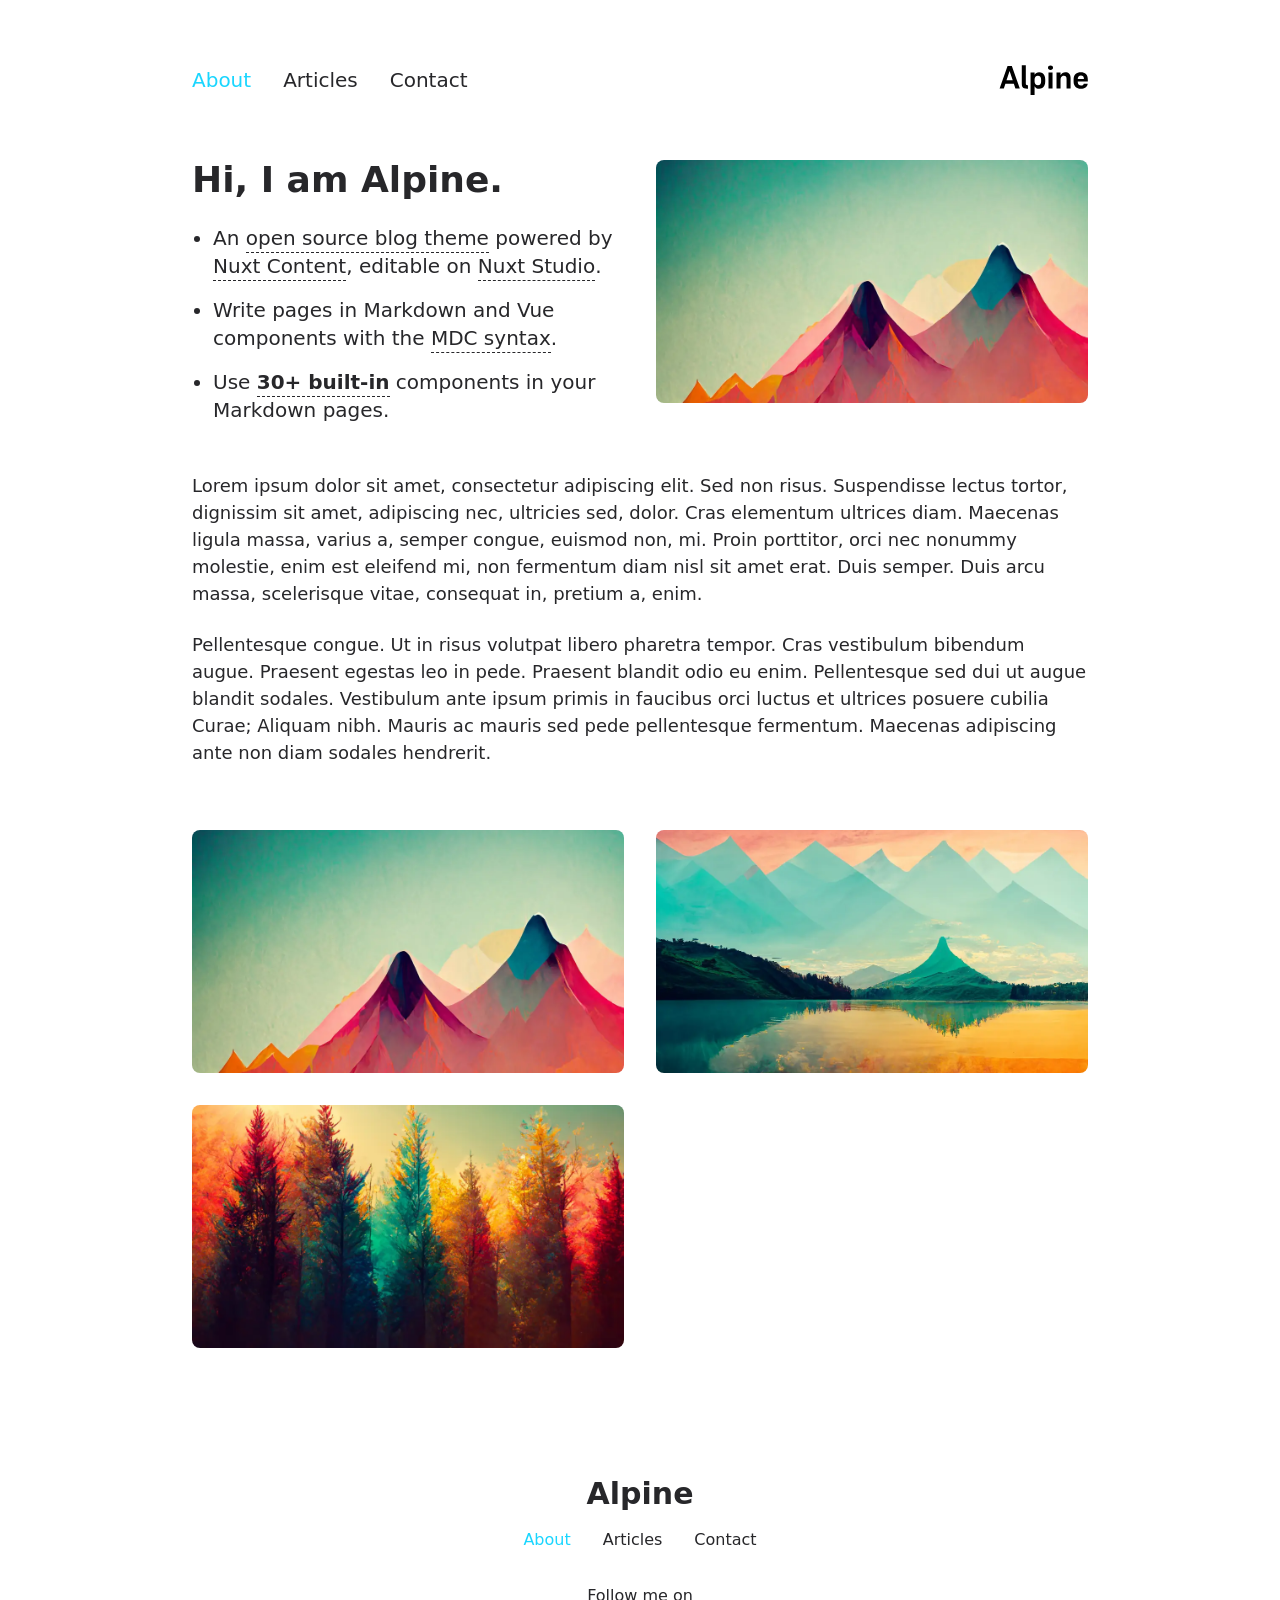
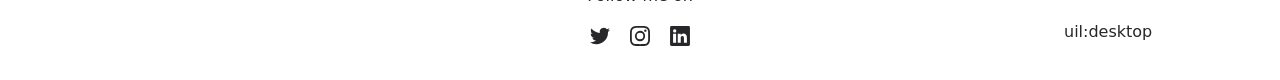
<file: index.html>
<!DOCTYPE html><html lang="en"><head><meta charset="utf-8">
<meta name="viewport" content="width=device-width, initial-scale=1">
<title>Alpine</title>
<meta name="twitter:card" content="summary_large_image">
<meta property="og:image" content="/social-card-preview.png">
<meta property="og:image:width" content="400">
<meta property="og:image:height" content="300">
<meta property="og:image:alt" content="An image showcasing my project.">
<meta property="og:title" content="Alpine">
<meta name="description" content="An open source blog theme powered by Nuxt.">
<meta property="og:description" content="An open source blog theme powered by Nuxt.">
<link rel="preload" as="fetch" crossorigin="anonymous" href="/_payload.json">
<link rel="stylesheet" href="/_nuxt/entry.FudVuvg6.css">
<link rel="stylesheet" href="/_nuxt/DocumentDrivenNotFound.sBqeaYwa.css">
<link rel="stylesheet" href="/_nuxt/Hero.y22g3VCK.css">
<link rel="stylesheet" href="/_nuxt/ProseUl.i-MVnr8x.css">
<link rel="stylesheet" href="/_nuxt/ProseLi.mazOR6JG.css">
<link rel="stylesheet" href="/_nuxt/ProseA.MK_cmGdZ.css">
<link rel="stylesheet" href="/_nuxt/ProseStrong.TcDGivc6.css">
<link rel="stylesheet" href="/_nuxt/ProseP.6hnK9jAW.css">
<link rel="stylesheet" href="/_nuxt/Gallery.BXGH4rUz.css">
<link rel="modulepreload" as="script" crossorigin href="/_nuxt/entry.LUJTMDX0.js">
<link rel="modulepreload" as="script" crossorigin href="/_nuxt/NuxtImg.zgv-Yt4J.js">
<link rel="modulepreload" as="script" crossorigin href="/_nuxt/document-driven.G-i13rNz.js">
<link rel="modulepreload" as="script" crossorigin href="/_nuxt/DocumentDrivenEmpty.FGKAV1cT.js">
<link rel="modulepreload" as="script" crossorigin href="/_nuxt/ContentRenderer.Bf4Npaw1.js">
<link rel="modulepreload" as="script" crossorigin href="/_nuxt/ContentRendererMarkdown.vue.IWji9K3S.js">
<link rel="modulepreload" as="script" crossorigin href="/_nuxt/preview.qXipC--V.js">
<link rel="modulepreload" as="script" crossorigin href="/_nuxt/DocumentDrivenNotFound.RIDsAD8K.js">
<link rel="modulepreload" as="script" crossorigin href="/_nuxt/default.46i4-k1r.js">
<link rel="modulepreload" as="script" crossorigin href="/_nuxt/ContentRendererMarkdown.M2jYsLVJ.js">
<link rel="modulepreload" as="script" crossorigin href="/_nuxt/Hero.xIPFFq13.js">
<link rel="modulepreload" as="script" crossorigin href="/_nuxt/MDCSlot.kIuiDVdq.js">
<link rel="modulepreload" as="script" crossorigin href="/_nuxt/slot.-B4DDOIo.js">
<link rel="modulepreload" as="script" crossorigin href="/_nuxt/ProseUl.1MF6liLt.js">
<link rel="modulepreload" as="script" crossorigin href="/_nuxt/ProseLi.zD5WfVjy.js">
<link rel="modulepreload" as="script" crossorigin href="/_nuxt/ProseA.XfG_abdx.js">
<link rel="modulepreload" as="script" crossorigin href="/_nuxt/ProseStrong.1QJd8XTX.js">
<link rel="modulepreload" as="script" crossorigin href="/_nuxt/ProseP.hN2G5wwu.js">
<link rel="modulepreload" as="script" crossorigin href="/_nuxt/Gallery.fLLkG_Pv.js">
<link rel="prefetch" as="style" href="/_nuxt/article.UVm-8lGZ.css">
<link rel="prefetch" as="script" crossorigin href="/_nuxt/article.xF02ZJ73.js">
<link rel="prefetch" as="script" crossorigin href="/_nuxt/date.3uOv5BcS.js">
<link rel="prefetch" as="script" crossorigin href="/_nuxt/page.ddbBoPlj.js">
<link rel="prefetch" as="script" crossorigin href="/_nuxt/client-db.HfyJH-Ed.js">
<link rel="prefetch" as="script" crossorigin href="/_nuxt/slugify.5l9FwDG8.js">
<link rel="prefetch" as="style" href="/_nuxt/useStudio.3MfaGMCn.css">
<link rel="prefetch" as="script" crossorigin href="/_nuxt/useStudio.aLETKT4X.js">
<link rel="prefetch" as="script" crossorigin href="/_nuxt/query.8ji5i3kK.js">
<link rel="prefetch" as="style" href="/_nuxt/error-404._LjjY-y0.css">
<link rel="prefetch" as="script" crossorigin href="/_nuxt/error-404.Z0wGr-BM.js">
<link rel="prefetch" as="style" href="/_nuxt/error-500.Ke0_YfD7.css">
<link rel="prefetch" as="script" crossorigin href="/_nuxt/error-500.fWJp_Kd8.js">
<script type="module" src="/_nuxt/entry.LUJTMDX0.js" crossorigin></script><style id="pinceau-runtime-hydratable">@media{.phy[--]{--puid:hRFgvs-v;}.pv-vjqaxd{max-width:var(--elements-container-maxWidth);padding-left:var(--elements-container-padding-mobile);padding-right:var(--elements-container-padding-mobile);}@media (min-width: 475px){.pv-vjqaxd{padding-left:var(--elements-container-padding-xs);padding-right:var(--elements-container-padding-xs);}}@media (min-width: 640px){.pv-vjqaxd{padding-left:var(--elements-container-padding-sm);padding-right:var(--elements-container-padding-sm);}}@media (min-width: 768px){.pv-vjqaxd{padding-left:var(--elements-container-padding-md);padding-right:var(--elements-container-padding-md);}}} @media{.phy[--]{--puid:bGAZCM-c;}.pc-bGAZCM[data-v-9095f584]{---6-li-cols:2;}} </style><style id="pinceau-theme">@media { :root {--pinceau-mq: initial; --alpine-readableLine: 68ch;--alpine-backdrop-backgroundColor: #f4f4f5b3;--prose-code-inline-padding: 0.2rem 0.375rem 0.2rem 0.375rem;--prose-code-block-backdropFilter: contrast(1);--prose-code-block-border-style: solid;--prose-code-block-border-width: 1px;--prose-tbody-tr-borderBottom-style: dashed;--prose-tbody-tr-borderBottom-width: 1px;--prose-th-textAlign: inherit;--prose-thead-borderBottom-style: solid;--prose-thead-borderBottom-width: 1px;--prose-thead-border-style: solid;--prose-thead-border-width: 0px;--prose-table-textAlign: start;--prose-hr-width: 1px;--prose-hr-style: solid;--prose-li-listStylePosition: outside;--prose-ol-li-markerColor: currentColor;--prose-ol-paddingInlineStart: 21px;--prose-ol-listStyleType: decimal;--prose-ul-li-markerColor: currentColor;--prose-ul-paddingInlineStart: 21px;--prose-ul-listStyleType: disc;--prose-blockquote-border-style: solid;--prose-blockquote-border-width: 4px;--prose-blockquote-quotes: '201C' '201D' '2018' '2019';--prose-blockquote-paddingInlineStart: 24px;--prose-a-code-color-hover: currentColor;--prose-a-code-color-static: currentColor;--prose-a-hasCode-borderBottom: none;--prose-a-border-distance: 2px;--prose-a-border-color-hover: currentColor;--prose-a-border-color-static: currentColor;--prose-a-border-style-hover: solid;--prose-a-border-style-static: dashed;--prose-a-border-width: 1px;--prose-a-color-static: inherit;--prose-a-textDecoration: none;--prose-h6-margin: 3rem 0 2rem;--prose-h5-margin: 3rem 0 2rem;--prose-h4-margin: 3rem 0 2rem;--prose-h3-margin: 3rem 0 2rem;--prose-h2-margin: 3rem 0 2rem;--prose-h1-margin: 0 0 2rem;--prose-p-fontSize: 18px;--typography-lead-loose: 2;--typography-lead-relaxed: 1.625;--typography-lead-normal: 1.5;--typography-lead-snug: 1.375;--typography-lead-tight: 1.25;--typography-lead-none: 1;--typography-lead-10: 2.5rem;--typography-lead-9: 2.25rem;--typography-lead-8: 2rem;--typography-lead-7: 1.75rem;--typography-lead-6: 1.5rem;--typography-lead-5: 1.25rem;--typography-lead-4: 1rem;--typography-lead-3: .75rem;--typography-lead-2: .5rem;--typography-lead-1: .025rem;--typography-fontWeight-black: 900;--typography-fontWeight-extrabold: 800;--typography-fontWeight-bold: 700;--typography-fontWeight-semibold: 600;--typography-fontWeight-medium: 500;--typography-fontWeight-normal: 400;--typography-fontWeight-light: 300;--typography-fontWeight-extralight: 200;--typography-fontWeight-thin: 100;--typography-fontSize-9xl: 128px;--typography-fontSize-8xl: 96px;--typography-fontSize-7xl: 72px;--typography-fontSize-6xl: 60px;--typography-fontSize-5xl: 48px;--typography-fontSize-4xl: 36px;--typography-fontSize-3xl: 30px;--typography-fontSize-2xl: 24px;--typography-fontSize-xl: 20px;--typography-fontSize-lg: 18px;--typography-fontSize-base: 16px;--typography-fontSize-sm: 14px;--typography-fontSize-xs: 12px;--typography-letterSpacing-wide: 0.025em;--typography-letterSpacing-tight: -0.025em;--typography-verticalMargin-base: 24px;--typography-verticalMargin-sm: 16px;--elements-border-secondary-hover: [object Object];--elements-backdrop-background: #fffc;--elements-backdrop-filter: saturate(200%) blur(20px);--elements-container-maxWidth: 64rem;--lead-loose: 2;--lead-relaxed: 1.625;--lead-normal: 1.5;--lead-snug: 1.375;--lead-tight: 1.25;--lead-none: 1;--lead-10: 2.5rem;--lead-9: 2.25rem;--lead-8: 2rem;--lead-7: 1.75rem;--lead-6: 1.5rem;--lead-5: 1.25rem;--lead-4: 1rem;--lead-3: .75rem;--lead-2: .5rem;--lead-1: .025rem;--letterSpacing-widest: 0.1em;--letterSpacing-wider: 0.05em;--letterSpacing-wide: 0.025em;--letterSpacing-normal: 0em;--letterSpacing-tight: -0.025em;--letterSpacing-tighter: -0.05em;--fontSize-9xl: 8rem;--fontSize-8xl: 6rem;--fontSize-7xl: 4.5rem;--fontSize-6xl: 3.75rem;--fontSize-5xl: 3rem;--fontSize-4xl: 2.25rem;--fontSize-3xl: 1.875rem;--fontSize-2xl: 1.5rem;--fontSize-xl: 1.25rem;--fontSize-lg: 1.125rem;--fontSize-base: 1rem;--fontSize-sm: 0.875rem;--fontSize-xs: 0.75rem;--fontWeight-black: 900;--fontWeight-extrabold: 800;--fontWeight-bold: 700;--fontWeight-semibold: 600;--fontWeight-medium: 500;--fontWeight-normal: 400;--fontWeight-light: 300;--fontWeight-extralight: 200;--fontWeight-thin: 100;--font-mono: ui-monospace, SFMono-Regular, Menlo, Monaco, Consolas, Liberation Mono, Courier New, monospace;--font-serif: ui-serif, Georgia, Cambria, Times New Roman, Times, serif;--font-sans: ui-sans-serif, system-ui, -apple-system, BlinkMacSystemFont, Segoe UI, Roboto, Helvetica Neue, Arial, Noto Sans, sans-serif, Apple Color Emoji, Segoe UI Emoji, Segoe UI Symbol, Noto Color Emoji;--opacity-total: 1;--opacity-high: 0.8;--opacity-medium: 0.5;--opacity-soft: 0.3;--opacity-light: 0.15;--opacity-bright: 0.1;--opacity-noOpacity: 0;--borderWidth-lg: 3px;--borderWidth-md: 2px;--borderWidth-sm: 1px;--borderWidth-noBorder: 0;--space-rem-875: 0.875rem;--space-rem-625: 0.625rem;--space-rem-375: 0.375rem;--space-rem-125: 0.125rem;--space-px: 1px;--space-128: 32rem;--space-96: 24rem;--space-80: 20rem;--space-72: 18rem;--space-64: 16rem;--space-60: 15rem;--space-56: 14rem;--space-52: 13rem;--space-48: 12rem;--space-44: 11rem;--space-40: 10rem;--space-36: 9rem;--space-32: 8rem;--space-28: 7rem;--space-24: 6rem;--space-20: 5rem;--space-16: 4rem;--space-14: 3.5rem;--space-12: 3rem;--space-11: 2.75rem;--space-10: 2.5rem;--space-9: 2.25rem;--space-8: 2rem;--space-7: 1.75rem;--space-6: 1.5rem;--space-5: 1.25rem;--space-4: 1rem;--space-3: 0.75rem;--space-2: 0.5rem;--space-1: 0.25rem;--space-0: 0px;--size-full: 100%;--size-7xl: 80rem;--size-6xl: 72rem;--size-5xl: 64rem;--size-4xl: 56rem;--size-3xl: 48rem;--size-2xl: 42rem;--size-xl: 36rem;--size-lg: 32rem;--size-md: 28rem;--size-sm: 24rem;--size-xs: 20rem;--size-200: 200px;--size-104: 104px;--size-80: 80px;--size-64: 64px;--size-56: 56px;--size-48: 48px;--size-40: 40px;--size-32: 32px;--size-24: 24px;--size-20: 20px;--size-16: 16px;--size-12: 12px;--size-8: 8px;--size-6: 6px;--size-4: 4px;--size-2: 2px;--size-0: 0px;--radii-full: 9999px;--radii-3xl: 1.75rem;--radii-2xl: 1.5rem;--radii-xl: 1rem;--radii-lg: 0.75rem;--radii-md: 0.5rem;--radii-sm: 0.375rem;--radii-xs: 0.25rem;--radii-2xs: 0.125rem;--radii-none: 0px;--shadow-none: 0px 0px 0px 0px transparent;--shadow-lg: 0px 10px 15px -3px #000000, 0px 4px 6px -4px #000000;--shadow-md: 0px 4px 6px -1px #000000, 0px 2px 4px -2px #000000;--shadow-sm: 0px 1px 3px 0px #000000, 0px 1px 2px -1px #000000;--shadow-xs: 0px 1px 2px 0px #000000;--height-screen: 100vh;--width-screen: 100vw;--color-primary-900: #002e38;--color-primary-800: #005c70;--color-primary-700: #008aa9;--color-primary-600: #00b9e1;--color-primary-500: #1ad6ff;--color-primary-400: #40ddff;--color-primary-300: #66e4ff;--color-primary-200: #8deaff;--color-primary-100: #b3f1ff;--color-primary-50: #d9f8ff;--color-ruby-900: #380011;--color-ruby-800: #700021;--color-ruby-700: #a90032;--color-ruby-600: #e10043;--color-ruby-500: #ff1a5e;--color-ruby-400: #ff4079;--color-ruby-300: #ff6694;--color-ruby-200: #ff8dae;--color-ruby-100: #ffb3c9;--color-ruby-50: #ffd9e4;--color-pink-900: #380025;--color-pink-800: #70004b;--color-pink-700: #a90070;--color-pink-600: #e10095;--color-pink-500: #ff1ab2;--color-pink-400: #ff40bf;--color-pink-300: #ff66cc;--color-pink-200: #ff8dd8;--color-pink-100: #ffb3e5;--color-pink-50: #ffd9f2;--color-purple-900: #190038;--color-purple-800: #330070;--color-purple-700: #4c00a9;--color-purple-600: #6500e1;--color-purple-500: #811aff;--color-purple-400: #9640ff;--color-purple-300: #ab66ff;--color-purple-200: #c08dff;--color-purple-100: #d5b3ff;--color-purple-50: #ead9ff;--color-royalblue-900: #0b0531;--color-royalblue-800: #160a62;--color-royalblue-700: #211093;--color-royalblue-600: #2c15c4;--color-royalblue-500: #4127e8;--color-royalblue-400: #614bec;--color-royalblue-300: #806ff0;--color-royalblue-200: #a093f3;--color-royalblue-100: #c0b7f7;--color-royalblue-50: #dfdbfb;--color-indigoblue-900: #001238;--color-indigoblue-800: #002370;--color-indigoblue-700: #0035a9;--color-indigoblue-600: #0047e1;--color-indigoblue-500: #1a62ff;--color-indigoblue-400: #407cff;--color-indigoblue-300: #6696ff;--color-indigoblue-200: #8db0ff;--color-indigoblue-100: #b3cbff;--color-indigoblue-50: #d9e5ff;--color-blue-900: #002438;--color-blue-800: #004870;--color-blue-700: #006ca9;--color-blue-600: #0090e1;--color-blue-500: #1aadff;--color-blue-400: #40bbff;--color-blue-300: #66c8ff;--color-blue-200: #8dd6ff;--color-blue-100: #b3e4ff;--color-blue-50: #d9f1ff;--color-lightblue-900: #002e38;--color-lightblue-800: #005c70;--color-lightblue-700: #008aa9;--color-lightblue-600: #00b9e1;--color-lightblue-500: #1ad6ff;--color-lightblue-400: #40ddff;--color-lightblue-300: #66e4ff;--color-lightblue-200: #8deaff;--color-lightblue-100: #b3f1ff;--color-lightblue-50: #d9f8ff;--color-teal-900: #062a28;--color-teal-800: #0b544f;--color-teal-700: #117d77;--color-teal-600: #16a79e;--color-teal-500: #1cd1c6;--color-teal-400: #36e4da;--color-teal-300: #5fe9e1;--color-teal-200: #87efe9;--color-teal-100: #aff4f0;--color-teal-50: #d7faf8;--color-pear-900: #2a2b09;--color-pear-800: #545512;--color-pear-700: #7e801b;--color-pear-600: #a8aa24;--color-pear-500: #d0d32f;--color-pear-400: #d8da52;--color-pear-300: #e0e274;--color-pear-200: #e8e997;--color-pear-100: #eff0ba;--color-pear-50: #f7f8dc;--color-red-900: #380300;--color-red-800: #700700;--color-red-700: #a90a00;--color-red-600: #e10e00;--color-red-500: #ff281a;--color-red-400: #ff4c40;--color-red-300: #ff7066;--color-red-200: #ff948d;--color-red-100: #ffb7b3;--color-red-50: #ffdbd9;--color-orange-900: #381800;--color-orange-800: #702f00;--color-orange-700: #a94700;--color-orange-600: #e15e00;--color-orange-500: #ff7a1a;--color-orange-400: #ff9040;--color-orange-300: #ffa666;--color-orange-200: #ffbd8d;--color-orange-100: #ffd3b3;--color-orange-50: #ffe9d9;--color-yellow-900: #362b03;--color-yellow-800: #6d5605;--color-yellow-700: #a38108;--color-yellow-600: #daac0a;--color-yellow-500: #f5c828;--color-yellow-400: #f7d14c;--color-yellow-300: #f8da70;--color-yellow-200: #fae393;--color-yellow-100: #fcedb7;--color-yellow-50: #fdf6db;--color-green-900: #003f25;--color-green-800: #005e38;--color-green-700: #007e4a;--color-green-600: #009d5d;--color-green-500: #00bd6f;--color-green-400: #00dc82;--color-green-300: #30ffaa;--color-green-200: #83ffcc;--color-green-100: #acffdd;--color-green-50: #d6ffee;--color-gray-900: #18181B;--color-gray-800: #27272A;--color-gray-700: #3f3f46;--color-gray-600: #52525B;--color-gray-500: #71717A;--color-gray-400: #a1a1aa;--color-gray-300: #D4d4d8;--color-gray-200: #e4e4e7;--color-gray-100: #f4f4f5;--color-gray-50: #fafafa;--color-black: #0c0c0d;--color-white: #FFFFFF;--media-portrait: only screen and (orientation: portrait);--media-landscape: only screen and (orientation: landscape);--media-rm: (prefers-reduced-motion: reduce);--media-2xl: (min-width: 1536px);--media-xl: (min-width: 1280px);--media-lg: (min-width: 1024px);--media-md: (min-width: 768px);--media-sm: (min-width: 640px);--media-xs: (min-width: 475px);--alpine-body-color: var(--color-gray-800);--alpine-body-backgroundColor: var(--color-white);--prose-code-inline-fontWeight: var(--typography-fontWeight-normal);--prose-code-inline-fontSize: var(--typography-fontSize-sm);--prose-code-inline-borderRadius: var(--radii-xs);--prose-code-block-pre-padding: var(--typography-verticalMargin-sm);--prose-code-block-margin: var(--typography-verticalMargin-base) 0;--prose-code-block-fontSize: var(--typography-fontSize-sm);--prose-tbody-code-inline-fontSize: var(--typography-fontSize-sm);--prose-tbody-td-padding: var(--typography-verticalMargin-sm);--prose-th-fontWeight: var(--typography-fontWeight-semibold);--prose-th-padding: 0 var(--typography-verticalMargin-sm) var(--typography-verticalMargin-sm) var(--typography-verticalMargin-sm);--prose-table-lineHeight: var(--typography-lead-6);--prose-table-fontSize: var(--typography-fontSize-sm);--prose-table-margin: var(--typography-verticalMargin-base) 0;--prose-hr-margin: var(--typography-verticalMargin-base) 0;--prose-li-margin: var(--typography-verticalMargin-sm) 0;--prose-ol-margin: var(--typography-verticalMargin-base) 0;--prose-ul-margin: var(--typography-verticalMargin-base) 0;--prose-blockquote-margin: var(--typography-verticalMargin-base) 0;--prose-a-code-border-style: var(--prose-a-border-style-static);--prose-a-code-border-width: var(--prose-a-border-width);--prose-a-fontWeight: var(--typography-fontWeight-medium);--prose-img-margin: var(--typography-verticalMargin-base) 0;--prose-strong-fontWeight: var(--typography-fontWeight-semibold);--prose-h6-iconSize: var(--typography-fontSize-base);--prose-h6-fontWeight: var(--typography-fontWeight-semibold);--prose-h6-lineHeight: var(--typography-lead-normal);--prose-h6-fontSize: var(--typography-fontSize-lg);--prose-h5-iconSize: var(--typography-fontSize-lg);--prose-h5-fontWeight: var(--typography-fontWeight-semibold);--prose-h5-lineHeight: var(--typography-lead-snug);--prose-h5-fontSize: var(--typography-fontSize-xl);--prose-h4-iconSize: var(--typography-fontSize-lg);--prose-h4-letterSpacing: var(--typography-letterSpacing-tight);--prose-h4-fontWeight: var(--typography-fontWeight-semibold);--prose-h4-lineHeight: var(--typography-lead-snug);--prose-h4-fontSize: var(--typography-fontSize-2xl);--prose-h3-iconSize: var(--typography-fontSize-xl);--prose-h3-letterSpacing: var(--typography-letterSpacing-tight);--prose-h3-fontWeight: var(--typography-fontWeight-semibold);--prose-h3-lineHeight: var(--typography-lead-snug);--prose-h3-fontSize: var(--typography-fontSize-3xl);--prose-h2-iconSize: var(--typography-fontSize-2xl);--prose-h2-letterSpacing: var(--typography-letterSpacing-tight);--prose-h2-fontWeight: var(--typography-fontWeight-semibold);--prose-h2-lineHeight: var(--typography-lead-tight);--prose-h2-fontSize: var(--typography-fontSize-4xl);--prose-h1-iconSize: var(--typography-fontSize-3xl);--prose-h1-letterSpacing: var(--typography-letterSpacing-tight);--prose-h1-fontWeight: var(--typography-fontWeight-bold);--prose-h1-lineHeight: var(--typography-lead-tight);--prose-h1-fontSize: var(--typography-fontSize-5xl);--prose-p-br-margin: var(--typography-verticalMargin-base) 0 0 0;--prose-p-margin: var(--typography-verticalMargin-base) 0;--prose-p-lineHeight: var(--typography-lead-normal);--typography-color-primary-900: var(--color-primary-900);--typography-color-primary-800: var(--color-primary-800);--typography-color-primary-700: var(--color-primary-700);--typography-color-primary-600: var(--color-primary-600);--typography-color-primary-500: var(--color-primary-500);--typography-color-primary-400: var(--color-primary-400);--typography-color-primary-300: var(--color-primary-300);--typography-color-primary-200: var(--color-primary-200);--typography-color-primary-100: var(--color-primary-100);--typography-color-primary-50: var(--color-primary-50);--typography-font-code: var(--font-mono);--typography-font-body: var(--font-sans);--typography-font-display: var(--font-sans);--typography-body-backgroundColor: var(--color-white);--typography-body-color: var(--color-black);--elements-state-danger-borderColor-secondary: var(--color-red-200);--elements-state-danger-borderColor-primary: var(--color-red-100);--elements-state-danger-backgroundColor-secondary: var(--color-red-100);--elements-state-danger-backgroundColor-primary: var(--color-red-50);--elements-state-danger-color-secondary: var(--color-red-600);--elements-state-danger-color-primary: var(--color-red-500);--elements-state-warning-borderColor-secondary: var(--color-yellow-200);--elements-state-warning-borderColor-primary: var(--color-yellow-100);--elements-state-warning-backgroundColor-secondary: var(--color-yellow-100);--elements-state-warning-backgroundColor-primary: var(--color-yellow-50);--elements-state-warning-color-secondary: var(--color-yellow-700);--elements-state-warning-color-primary: var(--color-yellow-600);--elements-state-success-borderColor-secondary: var(--color-green-200);--elements-state-success-borderColor-primary: var(--color-green-100);--elements-state-success-backgroundColor-secondary: var(--color-green-100);--elements-state-success-backgroundColor-primary: var(--color-green-50);--elements-state-success-color-secondary: var(--color-green-600);--elements-state-success-color-primary: var(--color-green-500);--elements-state-info-borderColor-secondary: var(--color-blue-200);--elements-state-info-borderColor-primary: var(--color-blue-100);--elements-state-info-backgroundColor-secondary: var(--color-blue-100);--elements-state-info-backgroundColor-primary: var(--color-blue-50);--elements-state-info-color-secondary: var(--color-blue-600);--elements-state-info-color-primary: var(--color-blue-500);--elements-state-primary-borderColor-secondary: var(--color-primary-200);--elements-state-primary-borderColor-primary: var(--color-primary-100);--elements-state-primary-backgroundColor-secondary: var(--color-primary-100);--elements-state-primary-backgroundColor-primary: var(--color-primary-50);--elements-state-primary-color-secondary: var(--color-primary-700);--elements-state-primary-color-primary: var(--color-primary-600);--elements-surface-secondary-backgroundColor: var(--color-gray-200);--elements-surface-primary-backgroundColor: var(--color-gray-100);--elements-surface-background-base: var(--color-gray-100);--elements-border-secondary-static: var(--color-gray-200);--elements-border-primary-hover: var(--color-gray-200);--elements-border-primary-static: var(--color-gray-100);--elements-container-padding-md: var(--space-16);--elements-container-padding-sm: var(--space-12);--elements-container-padding-xs: var(--space-8);--elements-container-padding-mobile: var(--space-6);--elements-text-secondary-color-hover: var(--color-gray-700);--elements-text-secondary-color-static: var(--color-gray-500);--elements-text-primary-color-static: var(--color-gray-900);--text-6xl-lineHeight: var(--lead-none);--text-6xl-fontSize: var(--fontSize-6xl);--text-5xl-lineHeight: var(--lead-none);--text-5xl-fontSize: var(--fontSize-5xl);--text-4xl-lineHeight: var(--lead-10);--text-4xl-fontSize: var(--fontSize-4xl);--text-3xl-lineHeight: var(--lead-9);--text-3xl-fontSize: var(--fontSize-3xl);--text-2xl-lineHeight: var(--lead-8);--text-2xl-fontSize: var(--fontSize-2xl);--text-xl-lineHeight: var(--lead-7);--text-xl-fontSize: var(--fontSize-xl);--text-lg-lineHeight: var(--lead-7);--text-lg-fontSize: var(--fontSize-lg);--text-base-lineHeight: var(--lead-6);--text-base-fontSize: var(--fontSize-base);--text-sm-lineHeight: var(--lead-5);--text-sm-fontSize: var(--fontSize-sm);--text-xs-lineHeight: var(--lead-4);--text-xs-fontSize: var(--fontSize-xs);--shadow-2xl: 0px 25px 50px -12px var(--color-gray-900);--shadow-xl: 0px 20px 25px -5px var(--color-gray-400), 0px 8px 10px -6px #000000;--color-secondary-900: var(--color-gray-900);--color-secondary-800: var(--color-gray-800);--color-secondary-700: var(--color-gray-700);--color-secondary-600: var(--color-gray-600);--color-secondary-500: var(--color-gray-500);--color-secondary-400: var(--color-gray-400);--color-secondary-300: var(--color-gray-300);--color-secondary-200: var(--color-gray-200);--color-secondary-100: var(--color-gray-100);--color-secondary-50: var(--color-gray-50);--prose-a-code-background-hover: var(--typography-color-primary-50);--prose-a-code-border-color-hover: var(--typography-color-primary-500);--prose-a-color-hover: var(--typography-color-primary-500);--typography-color-secondary-900: var(--color-secondary-900);--typography-color-secondary-800: var(--color-secondary-800);--typography-color-secondary-700: var(--color-secondary-700);--typography-color-secondary-600: var(--color-secondary-600);--typography-color-secondary-500: var(--color-secondary-500);--typography-color-secondary-400: var(--color-secondary-400);--typography-color-secondary-300: var(--color-secondary-300);--typography-color-secondary-200: var(--color-secondary-200);--typography-color-secondary-100: var(--color-secondary-100);--typography-color-secondary-50: var(--color-secondary-50);--prose-code-inline-backgroundColor: var(--typography-color-secondary-100);--prose-code-inline-color: var(--typography-color-secondary-700);--prose-code-block-backgroundColor: var(--typography-color-secondary-100);--prose-code-block-color: var(--typography-color-secondary-700);--prose-code-block-border-color: var(--typography-color-secondary-200);--prose-tbody-tr-borderBottom-color: var(--typography-color-secondary-200);--prose-th-color: var(--typography-color-secondary-600);--prose-thead-borderBottom-color: var(--typography-color-secondary-200);--prose-thead-border-color: var(--typography-color-secondary-300);--prose-hr-color: var(--typography-color-secondary-200);--prose-blockquote-border-color: var(--typography-color-secondary-200);--prose-blockquote-color: var(--typography-color-secondary-500);--prose-a-code-border-color-static: var(--typography-color-secondary-400); } }@media { :root.dark {--pinceau-mq: dark; --alpine-backdrop-backgroundColor: #18181bb3;--prose-code-block-backdropFilter: contrast(1);--prose-ol-li-markerColor: currentColor;--prose-ul-li-markerColor: currentColor;--prose-a-code-color-hover: currentColor;--prose-a-code-color-static: currentColor;--prose-a-border-color-hover: currentColor;--prose-a-border-color-static: currentColor;--prose-a-color-static: inherit;--elements-backdrop-background: #0c0d0ccc;--alpine-body-color: var(--color-gray-200);--alpine-body-backgroundColor: var(--color-black);--typography-body-backgroundColor: var(--color-black);--typography-body-color: var(--color-white);--elements-state-danger-borderColor-secondary: var(--color-red-700);--elements-state-danger-borderColor-primary: var(--color-red-800);--elements-state-danger-backgroundColor-secondary: var(--color-red-800);--elements-state-danger-backgroundColor-primary: var(--color-red-900);--elements-state-danger-color-secondary: var(--color-red-200);--elements-state-danger-color-primary: var(--color-red-300);--elements-state-warning-borderColor-secondary: var(--color-yellow-700);--elements-state-warning-borderColor-primary: var(--color-yellow-800);--elements-state-warning-backgroundColor-secondary: var(--color-yellow-800);--elements-state-warning-backgroundColor-primary: var(--color-yellow-900);--elements-state-warning-color-secondary: var(--color-yellow-200);--elements-state-warning-color-primary: var(--color-yellow-400);--elements-state-success-borderColor-secondary: var(--color-green-700);--elements-state-success-borderColor-primary: var(--color-green-800);--elements-state-success-backgroundColor-secondary: var(--color-green-800);--elements-state-success-backgroundColor-primary: var(--color-green-900);--elements-state-success-color-secondary: var(--color-green-200);--elements-state-success-color-primary: var(--color-green-400);--elements-state-info-borderColor-secondary: var(--color-blue-700);--elements-state-info-borderColor-primary: var(--color-blue-800);--elements-state-info-backgroundColor-secondary: var(--color-blue-800);--elements-state-info-backgroundColor-primary: var(--color-blue-900);--elements-state-info-color-secondary: var(--color-blue-200);--elements-state-info-color-primary: var(--color-blue-400);--elements-state-primary-borderColor-secondary: var(--color-primary-700);--elements-state-primary-borderColor-primary: var(--color-primary-800);--elements-state-primary-backgroundColor-secondary: var(--color-primary-800);--elements-state-primary-backgroundColor-primary: var(--color-primary-900);--elements-state-primary-color-secondary: var(--color-primary-200);--elements-state-primary-color-primary: var(--color-primary-400);--elements-surface-secondary-backgroundColor: var(--color-gray-800);--elements-surface-primary-backgroundColor: var(--color-gray-900);--elements-surface-background-base: var(--color-gray-900);--elements-border-secondary-static: var(--color-gray-800);--elements-border-primary-hover: var(--color-gray-800);--elements-border-primary-static: var(--color-gray-900);--elements-text-secondary-color-hover: var(--color-gray-200);--elements-text-secondary-color-static: var(--color-gray-400);--elements-text-primary-color-static: var(--color-gray-50);--prose-a-code-background-hover: var(--typography-color-primary-900);--prose-a-code-border-color-hover: var(--typography-color-primary-600);--prose-a-color-hover: var(--typography-color-primary-400);--prose-code-inline-backgroundColor: var(--typography-color-secondary-800);--prose-code-inline-color: var(--typography-color-secondary-200);--prose-code-block-backgroundColor: var(--typography-color-secondary-900);--prose-code-block-color: var(--typography-color-secondary-200);--prose-code-block-border-color: var(--typography-color-secondary-800);--prose-tbody-tr-borderBottom-color: var(--typography-color-secondary-800);--prose-th-color: var(--typography-color-secondary-400);--prose-thead-borderBottom-color: var(--typography-color-secondary-800);--prose-thead-border-color: var(--typography-color-secondary-600);--prose-hr-color: var(--typography-color-secondary-800);--prose-blockquote-border-color: var(--typography-color-secondary-700);--prose-blockquote-color: var(--typography-color-secondary-400);--prose-a-code-border-color-static: var(--typography-color-secondary-600); } }</style><script>"use strict";(()=>{const a=window,e=document.documentElement,m=["dark","light"],c=window&&window.localStorage&&window.localStorage.getItem&&window.localStorage.getItem("nuxt-color-mode")||"system";let n=c==="system"?d():c;const l=e.getAttribute("data-color-mode-forced");l&&(n=l),i(n),a["__NUXT_COLOR_MODE__"]={preference:c,value:n,getColorScheme:d,addColorScheme:i,removeColorScheme:f};function i(o){const t=""+o+"",s="";e.classList?e.classList.add(t):e.className+=" "+t,s&&e.setAttribute("data-"+s,o)}function f(o){const t=""+o+"",s="";e.classList?e.classList.remove(t):e.className=e.className.replace(new RegExp(t,"g"),""),s&&e.removeAttribute("data-"+s)}function r(o){return a.matchMedia("(prefers-color-scheme"+o+")")}function d(){if(a.matchMedia&&r("").media!=="not all"){for(const o of m)if(r(":"+o).matches)return o}return"light"}})();
</script></head><body><div id="__nuxt"><div class="container pv-vjqaxd pc-hRFgvs app-layout" data-v-3f56e3b3 data-v-1afb8f87><!--[--><div class="nuxt-progress" style="width:0%;height:3px;opacity:0;background-size:Infinity% auto;" data-v-3f56e3b3></div><header class="right" data-v-3f56e3b3 data-v-9d9e217c><div class="menu" data-v-9d9e217c><button aria-label="Navigation Menu" data-v-9d9e217c><svg width="24" height="24" viewBox="0 0 68 68" fill="currentColor" xmlns="http://www.w3.org/2000/svg" data-v-9d9e217c><path d="M8 34C8 32.1362 8 31.2044 8.30448 30.4693C8.71046 29.4892 9.48915 28.7105 10.4693 28.3045C11.2044 28 12.1362 28 14 28C15.8638 28 16.7956 28 17.5307 28.3045C18.5108 28.7105 19.2895 29.4892 19.6955 30.4693C20 31.2044 20 32.1362 20 34C20 35.8638 20 36.7956 19.6955 37.5307C19.2895 38.5108 18.5108 39.2895 17.5307 39.6955C16.7956 40 15.8638 40 14 40C12.1362 40 11.2044 40 10.4693 39.6955C9.48915 39.2895 8.71046 38.5108 8.30448 37.5307C8 36.7956 8 35.8638 8 34Z" data-v-9d9e217c></path><path d="M28 34C28 32.1362 28 31.2044 28.3045 30.4693C28.7105 29.4892 29.4892 28.7105 30.4693 28.3045C31.2044 28 32.1362 28 34 28C35.8638 28 36.7956 28 37.5307 28.3045C38.5108 28.7105 39.2895 29.4892 39.6955 30.4693C40 31.2044 40 32.1362 40 34C40 35.8638 40 36.7956 39.6955 37.5307C39.2895 38.5108 38.5108 39.2895 37.5307 39.6955C36.7956 40 35.8638 40 34 40C32.1362 40 31.2044 40 30.4693 39.6955C29.4892 39.2895 28.7105 38.5108 28.3045 37.5307C28 36.7956 28 35.8638 28 34Z" data-v-9d9e217c></path><path d="M48 34C48 32.1362 48 31.2044 48.3045 30.4693C48.7105 29.4892 49.4892 28.7105 50.4693 28.3045C51.2044 28 52.1362 28 54 28C55.8638 28 56.7956 28 57.5307 28.3045C58.5108 28.7105 59.2895 29.4892 59.6955 30.4693C60 31.2044 60 32.1362 60 34C60 35.8638 60 36.7956 59.6955 37.5307C59.2895 38.5108 58.5108 39.2895 57.5307 39.6955C56.7956 40 55.8638 40 54 40C52.1362 40 51.2044 40 50.4693 39.6955C49.4892 39.2895 48.7105 38.5108 48.3045 37.5307C48 36.7956 48 35.8638 48 34Z" data-v-9d9e217c></path></svg></button></div><div class="overlay" data-v-9d9e217c><nav data-v-9d9e217c data-v-ea9c6b08><ul data-v-ea9c6b08><!--[--><li data-v-ea9c6b08><a aria-current="page" href="/" class="router-link-active router-link-exact-active" data-v-ea9c6b08><span class="underline-fx" data-v-ea9c6b08></span> About</a></li><li data-v-ea9c6b08><a href="/articles" class="" data-v-ea9c6b08><span class="underline-fx" data-v-ea9c6b08></span> Articles</a></li><li data-v-ea9c6b08><a href="/contact" class="" data-v-ea9c6b08><span class="underline-fx" data-v-ea9c6b08></span> Contact</a></li><!--]--></ul></nav></div><div class="logo" data-v-9d9e217c><a aria-current="page" href="/" class="router-link-active router-link-exact-active" data-v-9d9e217c><img src="/logo-dark.svg" class="dark-img" alt="alpine" width="89" height="31" data-v-9d9e217c><img src="/logo.svg" class="light-img" alt="alpine" width="89" height="31" data-v-9d9e217c></a></div><div class="main-nav" data-v-9d9e217c><nav data-v-9d9e217c data-v-ea9c6b08><ul data-v-ea9c6b08><!--[--><li data-v-ea9c6b08><a aria-current="page" href="/" class="router-link-active router-link-exact-active" data-v-ea9c6b08><span class="underline-fx" data-v-ea9c6b08></span> About</a></li><li data-v-ea9c6b08><a href="/articles" class="" data-v-ea9c6b08><span class="underline-fx" data-v-ea9c6b08></span> Articles</a></li><li data-v-ea9c6b08><a href="/contact" class="" data-v-ea9c6b08><span class="underline-fx" data-v-ea9c6b08></span> Contact</a></li><!--]--></ul></nav></div></header><!--[--><div class="document-driven-page"><main><!--[--><div><section class="hero" data-v-d7e67f02><div class="layout" data-v-d7e67f02><div class="content" data-v-d7e67f02><div class="title" data-v-d7e67f02><!--[-->Hi, I am Alpine.<!--]--></div><div class="description" data-v-d7e67f02><!--[--><ul data-v-3f686ede><!--[--><li data-v-37b9d7f8><!--[-->An <a href="https://github.com/nuxt-themes/alpine" rel="nofollow" data-v-2b38c909><!--[-->open source blog theme<!--]--></a> powered by <a href="https://content.nuxtjs.org" rel="nofollow" data-v-2b38c909><!--[-->Nuxt Content<!--]--></a>, editable on <a href="https://nuxt.studio" rel="nofollow" data-v-2b38c909><!--[-->Nuxt Studio<!--]--></a>.<!--]--></li><li data-v-37b9d7f8><!--[-->Write pages in Markdown and Vue components with the <a href="https://content.nuxtjs.org/guide/writing/mdc" rel="nofollow" data-v-2b38c909><!--[-->MDC syntax<!--]--></a>.<!--]--></li><li data-v-37b9d7f8><!--[-->Use <a href="https://elements.nuxt.space" rel="nofollow" data-v-2b38c909><!--[--><strong data-v-0f3faae7><!--[-->30+ built-in<!--]--></strong><!--]--></a> components in your Markdown pages.<!--]--></li><!--]--></ul><!--]--></div></div><img src="/alpine-0.webp" class="right" alt="Hero Image" width="16" height="9" data-v-d7e67f02></div></section><p data-v-0ede3edf><!--[-->Lorem ipsum dolor sit amet, consectetur adipiscing elit. Sed non risus. Suspendisse lectus tortor, dignissim sit amet, adipiscing nec, ultricies sed, dolor. Cras elementum ultrices diam. Maecenas ligula massa, varius a, semper congue, euismod non, mi. Proin porttitor, orci nec nonummy molestie, enim est eleifend mi, non fermentum diam nisl sit amet erat. Duis semper. Duis arcu massa, scelerisque vitae, consequat in, pretium a, enim.<!--]--></p><p data-v-0ede3edf><!--[-->Pellentesque congue. Ut in risus volutpat libero pharetra tempor. Cras vestibulum bibendum augue. Praesent egestas leo in pede. Praesent blandit odio eu enim. Pellentesque sed dui ut augue blandit sodales. Vestibulum ante ipsum primis in faucibus orci luctus et ultrices posuere cubilia Curae; Aliquam nibh. Mauris ac mauris sed pede pellentesque fermentum. Maecenas adipiscing ante non diam sodales hendrerit.<!--]--></p><section class="gallery pc-bGAZCM" data-v-9095f584><div class="layout" data-v-9095f584><!--[--><img src="/alpine-0.webp" width="16" height="9" data-v-9095f584><img src="/alpine-1.webp" width="16" height="9" data-v-9095f584><img src="/alpine-2.webp" width="16" height="9" data-v-9095f584><!--]--></div></section></div><!--]--></main></div><!--]--><footer class="center" data-v-3f56e3b3 data-v-cd0d36fc><a href="https://www.github.com/nuxt-themes/alpine" rel="noopener noreferrer" class="credits" data-v-cd0d36fc>Alpine</a><div class="navigation" data-v-cd0d36fc><nav data-v-cd0d36fc data-v-ea9c6b08><ul data-v-ea9c6b08><!--[--><li data-v-ea9c6b08><a aria-current="page" href="/" class="router-link-active router-link-exact-active" data-v-ea9c6b08><span class="underline-fx" data-v-ea9c6b08></span> About</a></li><li data-v-ea9c6b08><a href="/articles" class="" data-v-ea9c6b08><span class="underline-fx" data-v-ea9c6b08></span> Articles</a></li><li data-v-ea9c6b08><a href="/contact" class="" data-v-ea9c6b08><span class="underline-fx" data-v-ea9c6b08></span> Contact</a></li><!--]--></ul></nav></div><p class="message" data-v-cd0d36fc>Follow me on</p><div class="icons" data-v-cd0d36fc><div class="social" data-v-cd0d36fc><!--[--><a href="https://twitter.com/nuxtlabs" rel="noopener noreferrer" target="_blank" title="nuxtlabs" aria-label="nuxtlabs" data-v-585cf373><svg xmlns="http://www.w3.org/2000/svg" xmlns:xlink="http://www.w3.org/1999/xlink" aria-hidden="true" role="img" class="icon" data-v-585cf373 style="" width="1em" height="1em" viewBox="0 0 24 24" data-v-c9c9e042><path fill="currentColor" d="M22 5.8a8.49 8.49 0 0 1-2.36.64a4.13 4.13 0 0 0 1.81-2.27a8.21 8.21 0 0 1-2.61 1a4.1 4.1 0 0 0-7 3.74a11.64 11.64 0 0 1-8.45-4.29a4.16 4.16 0 0 0-.55 2.07a4.09 4.09 0 0 0 1.82 3.41a4.05 4.05 0 0 1-1.86-.51v.05a4.1 4.1 0 0 0 3.3 4a3.93 3.93 0 0 1-1.1.17a4.9 4.9 0 0 1-.77-.07a4.11 4.11 0 0 0 3.83 2.84A8.22 8.22 0 0 1 3 18.34a7.93 7.93 0 0 1-1-.06a11.57 11.57 0 0 0 6.29 1.85A11.59 11.59 0 0 0 20 8.45v-.53a8.43 8.43 0 0 0 2-2.12"/></svg></a><a href="https://instagram.com/atinuxt" rel="noopener noreferrer" target="_blank" title="atinuxt" aria-label="atinuxt" data-v-585cf373><svg xmlns="http://www.w3.org/2000/svg" xmlns:xlink="http://www.w3.org/1999/xlink" aria-hidden="true" role="img" class="icon" data-v-585cf373 style="" width="1em" height="1em" viewBox="0 0 24 24" data-v-c9c9e042><path fill="currentColor" d="M17.34 5.46a1.2 1.2 0 1 0 1.2 1.2a1.2 1.2 0 0 0-1.2-1.2m4.6 2.42a7.59 7.59 0 0 0-.46-2.43a4.94 4.94 0 0 0-1.16-1.77a4.7 4.7 0 0 0-1.77-1.15a7.3 7.3 0 0 0-2.43-.47C15.06 2 14.72 2 12 2s-3.06 0-4.12.06a7.3 7.3 0 0 0-2.43.47a4.78 4.78 0 0 0-1.77 1.15a4.7 4.7 0 0 0-1.15 1.77a7.3 7.3 0 0 0-.47 2.43C2 8.94 2 9.28 2 12s0 3.06.06 4.12a7.3 7.3 0 0 0 .47 2.43a4.7 4.7 0 0 0 1.15 1.77a4.78 4.78 0 0 0 1.77 1.15a7.3 7.3 0 0 0 2.43.47C8.94 22 9.28 22 12 22s3.06 0 4.12-.06a7.3 7.3 0 0 0 2.43-.47a4.7 4.7 0 0 0 1.77-1.15a4.85 4.85 0 0 0 1.16-1.77a7.59 7.59 0 0 0 .46-2.43c0-1.06.06-1.4.06-4.12s0-3.06-.06-4.12M20.14 16a5.61 5.61 0 0 1-.34 1.86a3.06 3.06 0 0 1-.75 1.15a3.19 3.19 0 0 1-1.15.75a5.61 5.61 0 0 1-1.86.34c-1 .05-1.37.06-4 .06s-3 0-4-.06a5.73 5.73 0 0 1-1.94-.3a3.27 3.27 0 0 1-1.1-.75a3 3 0 0 1-.74-1.15a5.54 5.54 0 0 1-.4-1.9c0-1-.06-1.37-.06-4s0-3 .06-4a5.54 5.54 0 0 1 .35-1.9A3 3 0 0 1 5 5a3.14 3.14 0 0 1 1.1-.8A5.73 5.73 0 0 1 8 3.86c1 0 1.37-.06 4-.06s3 0 4 .06a5.61 5.61 0 0 1 1.86.34a3.06 3.06 0 0 1 1.19.8a3.06 3.06 0 0 1 .75 1.1a5.61 5.61 0 0 1 .34 1.9c.05 1 .06 1.37.06 4s-.01 3-.06 4M12 6.87A5.13 5.13 0 1 0 17.14 12A5.12 5.12 0 0 0 12 6.87m0 8.46A3.33 3.33 0 1 1 15.33 12A3.33 3.33 0 0 1 12 15.33"/></svg></a><a href="https://www.linkedin.com/company/nuxtlabs" rel="noopener noreferrer" target="_blank" title="LinkedIn" aria-label="LinkedIn" data-v-585cf373><svg xmlns="http://www.w3.org/2000/svg" xmlns:xlink="http://www.w3.org/1999/xlink" aria-hidden="true" role="img" class="icon" data-v-585cf373 style="" width="1em" height="1em" viewBox="0 0 24 24" data-v-c9c9e042><path fill="currentColor" d="M20.47 2H3.53a1.45 1.45 0 0 0-1.47 1.43v17.14A1.45 1.45 0 0 0 3.53 22h16.94a1.45 1.45 0 0 0 1.47-1.43V3.43A1.45 1.45 0 0 0 20.47 2M8.09 18.74h-3v-9h3ZM6.59 8.48a1.56 1.56 0 1 1 0-3.12a1.57 1.57 0 1 1 0 3.12m12.32 10.26h-3v-4.83c0-1.21-.43-2-1.52-2A1.65 1.65 0 0 0 12.85 13a2 2 0 0 0-.1.73v5h-3v-9h3V11a3 3 0 0 1 2.71-1.5c2 0 3.45 1.29 3.45 4.06Z"/></svg></a><!--]--></div><div class="color-mode-switch" data-v-cd0d36fc><button aria-label="Color Mode" data-v-cd0d36fc data-v-2f0883db><span data-v-2f0883db></span></button></div></div></footer><!--]--></div></div><script type="application/json" id="__NUXT_DATA__" data-ssr="true" data-src="/_payload.json">[{"state":1,"once":176,"_errors":178,"serverRendered":146,"path":7,"prerenderedAt":180},["Reactive",2],{"$sdd-pages":3,"$sdd-surrounds":131,"$sdd-globals":142,"$scolor-mode":144,"$sdd-navigation":147,"$sicons":167},["ShallowRef",4],["ShallowReactive",5],{"/":6},{"_path":7,"_dir":8,"_draft":9,"_partial":9,"_locale":8,"title":10,"description":11,"layout":12,"head":13,"body":15,"_type":126,"_id":127,"_source":128,"_file":129,"_extension":130},"/","",false,"About","An open source blog theme powered by Nuxt.","default",{"title":14},"Alpine",{"type":16,"children":17,"toc":123},"root",[18,108,113,118],{"type":19,"tag":20,"props":21,"children":23},"element","hero",{"image":22},"/alpine-0.webp",[24,35],{"type":19,"tag":25,"props":26,"children":27},"template",{"v-slot:title":8},[28],{"type":19,"tag":29,"props":30,"children":31},"p",{},[32],{"type":33,"value":34},"text","Hi, I am Alpine.",{"type":19,"tag":25,"props":36,"children":37},{"v-slot:description":8},[38],{"type":19,"tag":39,"props":40,"children":41},"ul",{},[42,77,90],{"type":19,"tag":43,"props":44,"children":45},"li",{},[46,48,57,59,66,68,75],{"type":33,"value":47},"An ",{"type":19,"tag":49,"props":50,"children":54},"a",{"href":51,"rel":52},"https://github.com/nuxt-themes/alpine",[53],"nofollow",[55],{"type":33,"value":56},"open source blog theme",{"type":33,"value":58}," powered by ",{"type":19,"tag":49,"props":60,"children":63},{"href":61,"rel":62},"https://content.nuxtjs.org",[53],[64],{"type":33,"value":65},"Nuxt Content",{"type":33,"value":67},", editable on ",{"type":19,"tag":49,"props":69,"children":72},{"href":70,"rel":71},"https://nuxt.studio",[53],[73],{"type":33,"value":74},"Nuxt Studio",{"type":33,"value":76},".",{"type":19,"tag":43,"props":78,"children":79},{},[80,82,89],{"type":33,"value":81},"Write pages in Markdown and Vue components with the ",{"type":19,"tag":49,"props":83,"children":86},{"href":84,"rel":85},"https://content.nuxtjs.org/guide/writing/mdc",[53],[87],{"type":33,"value":88},"MDC syntax",{"type":33,"value":76},{"type":19,"tag":43,"props":91,"children":92},{},[93,95,106],{"type":33,"value":94},"Use ",{"type":19,"tag":49,"props":96,"children":99},{"href":97,"rel":98},"https://elements.nuxt.space",[53],[100],{"type":19,"tag":101,"props":102,"children":103},"strong",{},[104],{"type":33,"value":105},"30+ built-in",{"type":33,"value":107}," components in your Markdown pages.",{"type":19,"tag":29,"props":109,"children":110},{},[111],{"type":33,"value":112},"Lorem ipsum dolor sit amet, consectetur adipiscing elit. Sed non risus. Suspendisse lectus tortor, dignissim sit amet, adipiscing nec, ultricies sed, dolor. Cras elementum ultrices diam. Maecenas ligula massa, varius a, semper congue, euismod non, mi. Proin porttitor, orci nec nonummy molestie, enim est eleifend mi, non fermentum diam nisl sit amet erat. Duis semper. Duis arcu massa, scelerisque vitae, consequat in, pretium a, enim.",{"type":19,"tag":29,"props":114,"children":115},{},[116],{"type":33,"value":117},"Pellentesque congue. Ut in risus volutpat libero pharetra tempor. Cras vestibulum bibendum augue. Praesent egestas leo in pede. Praesent blandit odio eu enim. Pellentesque sed dui ut augue blandit sodales. Vestibulum ante ipsum primis in faucibus orci luctus et ultrices posuere cubilia Curae; Aliquam nibh. Mauris ac mauris sed pede pellentesque fermentum. Maecenas adipiscing ante non diam sodales hendrerit.",{"type":19,"tag":119,"props":120,"children":122},"gallery",{":images":121},"[\"/alpine-0.webp\",\"/alpine-1.webp\",\"/alpine-2.webp\"]",[],{"title":8,"searchDepth":124,"depth":124,"links":125},2,[],"markdown","content:1.index.md","content","1.index.md","md",["ShallowRef",132],["ShallowReactive",133],{"/":134},[135,136],null,{"_path":137,"_dir":8,"_draft":9,"_partial":9,"_locale":8,"title":138,"description":8,"layout":139,"_type":126,"_id":140,"_source":128,"_file":141,"_extension":130},"/articles","Articles","page","content:2.articles.md","2.articles.md",["ShallowRef",143],{},{"preference":145,"value":145,"unknown":146,"forced":9},"system",true,[148,149,164],{"title":10,"_path":7,"layout":12},{"title":138,"_path":137,"children":150,"layout":139},[151,155,158,161],{"title":152,"_path":153,"layout":154},"Get started with Alpine","/articles/get-started","article",{"title":156,"_path":157,"layout":154},"Configure Alpine","/articles/configure",{"title":159,"_path":160,"layout":154},"Write Articles","/articles/write-articles",{"title":162,"_path":163,"layout":154},"Customize Alpine","/articles/design-tokens",{"title":165,"_path":166,"layout":12},"Contact","/contact",{"uil:twitter":168,"uil:instagram":172,"uil:linkedin":174},{"left":169,"top":169,"width":170,"height":170,"rotate":169,"vFlip":9,"hFlip":9,"body":171},0,24,"\u003Cpath fill=\"currentColor\" d=\"M22 5.8a8.49 8.49 0 0 1-2.36.64a4.13 4.13 0 0 0 1.81-2.27a8.21 8.21 0 0 1-2.61 1a4.1 4.1 0 0 0-7 3.74a11.64 11.64 0 0 1-8.45-4.29a4.16 4.16 0 0 0-.55 2.07a4.09 4.09 0 0 0 1.82 3.41a4.05 4.05 0 0 1-1.86-.51v.05a4.1 4.1 0 0 0 3.3 4a3.93 3.93 0 0 1-1.1.17a4.9 4.9 0 0 1-.77-.07a4.11 4.11 0 0 0 3.83 2.84A8.22 8.22 0 0 1 3 18.34a7.93 7.93 0 0 1-1-.06a11.57 11.57 0 0 0 6.29 1.85A11.59 11.59 0 0 0 20 8.45v-.53a8.43 8.43 0 0 0 2-2.12\"/>",{"left":169,"top":169,"width":170,"height":170,"rotate":169,"vFlip":9,"hFlip":9,"body":173},"\u003Cpath fill=\"currentColor\" d=\"M17.34 5.46a1.2 1.2 0 1 0 1.2 1.2a1.2 1.2 0 0 0-1.2-1.2m4.6 2.42a7.59 7.59 0 0 0-.46-2.43a4.94 4.94 0 0 0-1.16-1.77a4.7 4.7 0 0 0-1.77-1.15a7.3 7.3 0 0 0-2.43-.47C15.06 2 14.72 2 12 2s-3.06 0-4.12.06a7.3 7.3 0 0 0-2.43.47a4.78 4.78 0 0 0-1.77 1.15a4.7 4.7 0 0 0-1.15 1.77a7.3 7.3 0 0 0-.47 2.43C2 8.94 2 9.28 2 12s0 3.06.06 4.12a7.3 7.3 0 0 0 .47 2.43a4.7 4.7 0 0 0 1.15 1.77a4.78 4.78 0 0 0 1.77 1.15a7.3 7.3 0 0 0 2.43.47C8.94 22 9.28 22 12 22s3.06 0 4.12-.06a7.3 7.3 0 0 0 2.43-.47a4.7 4.7 0 0 0 1.77-1.15a4.85 4.85 0 0 0 1.16-1.77a7.59 7.59 0 0 0 .46-2.43c0-1.06.06-1.4.06-4.12s0-3.06-.06-4.12M20.14 16a5.61 5.61 0 0 1-.34 1.86a3.06 3.06 0 0 1-.75 1.15a3.19 3.19 0 0 1-1.15.75a5.61 5.61 0 0 1-1.86.34c-1 .05-1.37.06-4 .06s-3 0-4-.06a5.73 5.73 0 0 1-1.94-.3a3.27 3.27 0 0 1-1.1-.75a3 3 0 0 1-.74-1.15a5.54 5.54 0 0 1-.4-1.9c0-1-.06-1.37-.06-4s0-3 .06-4a5.54 5.54 0 0 1 .35-1.9A3 3 0 0 1 5 5a3.14 3.14 0 0 1 1.1-.8A5.73 5.73 0 0 1 8 3.86c1 0 1.37-.06 4-.06s3 0 4 .06a5.61 5.61 0 0 1 1.86.34a3.06 3.06 0 0 1 1.19.8a3.06 3.06 0 0 1 .75 1.1a5.61 5.61 0 0 1 .34 1.9c.05 1 .06 1.37.06 4s-.01 3-.06 4M12 6.87A5.13 5.13 0 1 0 17.14 12A5.12 5.12 0 0 0 12 6.87m0 8.46A3.33 3.33 0 1 1 15.33 12A3.33 3.33 0 0 1 12 15.33\"/>",{"left":169,"top":169,"width":170,"height":170,"rotate":169,"vFlip":9,"hFlip":9,"body":175},"\u003Cpath fill=\"currentColor\" d=\"M20.47 2H3.53a1.45 1.45 0 0 0-1.47 1.43v17.14A1.45 1.45 0 0 0 3.53 22h16.94a1.45 1.45 0 0 0 1.47-1.43V3.43A1.45 1.45 0 0 0 20.47 2M8.09 18.74h-3v-9h3ZM6.59 8.48a1.56 1.56 0 1 1 0-3.12a1.57 1.57 0 1 1 0 3.12m12.32 10.26h-3v-4.83c0-1.21-.43-2-1.52-2A1.65 1.65 0 0 0 12.85 13a2 2 0 0 0-.1.73v5h-3v-9h3V11a3 3 0 0 1 2.71-1.5c2 0 3.45 1.29 3.45 4.06Z\"/>",["Reactive",177],["Set"],["Reactive",179],{},1705057734606]</script>
<script>window.__NUXT__={};window.__NUXT__.config={public:{FORMSPREE_URL:"",plausible:{hashMode:false,trackLocalhost:false,domain:"",apiHost:"https://plausible.io",autoPageviews:true,autoOutboundTracking:false},studio:{apiURL:"https://api.nuxt.studio"},mdc:{components:{prose:true,map:{p:"prose-p",a:"prose-a",blockquote:"prose-blockquote","code-inline":"prose-code-inline",code:"ProseCodeInline",em:"prose-em",h1:"prose-h1",h2:"prose-h2",h3:"prose-h3",h4:"prose-h4",h5:"prose-h5",h6:"prose-h6",hr:"prose-hr",img:"prose-img",ul:"prose-ul",ol:"prose-ol",li:"prose-li",strong:"prose-strong",table:"prose-table",thead:"prose-thead",tbody:"prose-tbody",td:"prose-td",th:"prose-th",tr:"prose-tr"}},headings:{anchorLinks:{h1:false,h2:true,h3:true,h4:true,h5:false,h6:false}}},content:{locales:[],defaultLocale:"",integrity:1705057710472,experimental:{stripQueryParameters:false,advanceQuery:false,clientDB:false},respectPathCase:false,api:{baseURL:"/api/_content"},navigation:{fields:["navTitle","layout"]},tags:{p:"prose-p",a:"prose-a",blockquote:"prose-blockquote","code-inline":"prose-code-inline",code:"ProseCodeInline",em:"prose-em",h1:"prose-h1",h2:"prose-h2",h3:"prose-h3",h4:"prose-h4",h5:"prose-h5",h6:"prose-h6",hr:"prose-hr",img:"prose-img",ul:"prose-ul",ol:"prose-ol",li:"prose-li",strong:"prose-strong",table:"prose-table",thead:"prose-thead",tbody:"prose-tbody",td:"prose-td",th:"prose-th",tr:"prose-tr"},highlight:{theme:{default:"github-light",dark:"github-dark"},preload:["json","js","ts","html","css","vue","diff","shell","markdown","yaml","bash","ini","c","cpp"]},wsUrl:"",documentDriven:{page:true,navigation:true,surround:true,globals:{},layoutFallbacks:["theme"],injectPage:true},host:"",trailingSlash:false,search:"",contentHead:true,anchorLinks:{depth:4,exclude:[1]}}},app:{baseURL:"/",buildAssetsDir:"/_nuxt/",cdnURL:""}}</script></body></html>
</file>
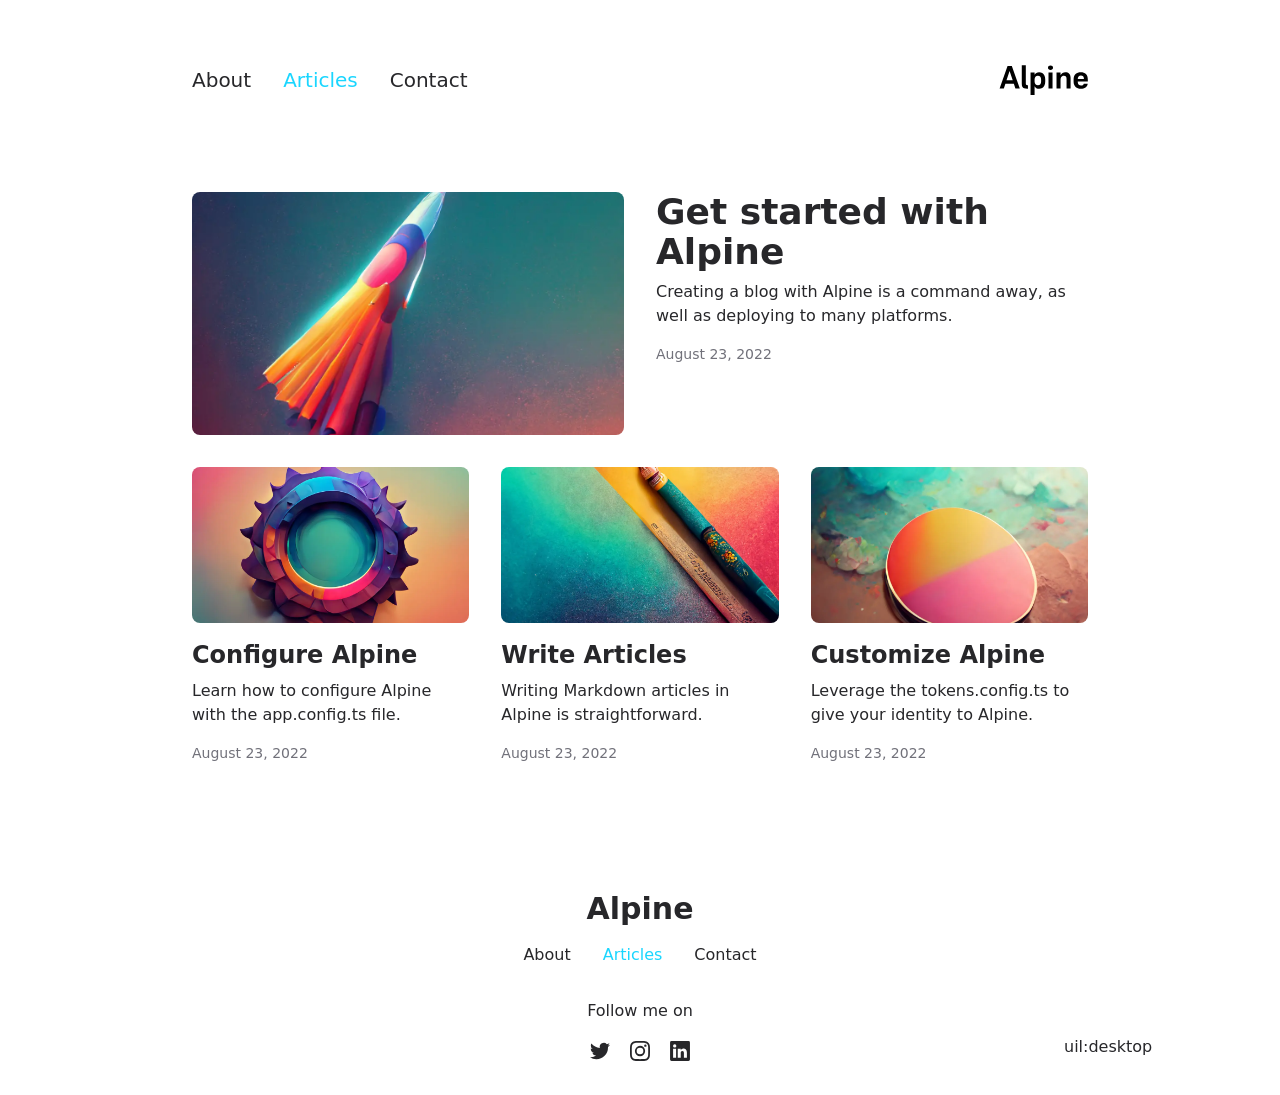
<file: articles/index.html>
<!DOCTYPE html><html lang="en"><head><meta charset="utf-8">
<meta name="viewport" content="width=device-width, initial-scale=1">
<title>Articles</title>
<meta name="twitter:card" content="summary_large_image">
<meta name="description" content="The minimalist blog theme">
<meta property="og:description" content="The minimalist blog theme">
<meta property="og:image" content="/social-card-preview.png">
<meta property="og:image:width" content="400">
<meta property="og:image:height" content="300">
<meta property="og:image:alt" content="An image showcasing my project.">
<meta property="og:title" content="Articles">
<link rel="preload" as="fetch" crossorigin="anonymous" href="/articles/_payload.json">
<link rel="stylesheet" href="/_nuxt/entry.FudVuvg6.css">
<link rel="stylesheet" href="/_nuxt/DocumentDrivenNotFound.sBqeaYwa.css">
<link rel="stylesheet" href="/_nuxt/ArticlesList.4g51F4L3.css">
<link rel="stylesheet" href="/_nuxt/ArticlesListItem.4llIxjgZ.css">
<link rel="stylesheet" href="/_nuxt/ProseA.MK_cmGdZ.css">
<link rel="stylesheet" href="/_nuxt/ProseCodeInline.4oq2QBm9.css">
<link rel="modulepreload" as="script" crossorigin href="/_nuxt/entry.LUJTMDX0.js">
<link rel="modulepreload" as="script" crossorigin href="/_nuxt/NuxtImg.zgv-Yt4J.js">
<link rel="modulepreload" as="script" crossorigin href="/_nuxt/document-driven.G-i13rNz.js">
<link rel="modulepreload" as="script" crossorigin href="/_nuxt/DocumentDrivenEmpty.FGKAV1cT.js">
<link rel="modulepreload" as="script" crossorigin href="/_nuxt/ContentRenderer.Bf4Npaw1.js">
<link rel="modulepreload" as="script" crossorigin href="/_nuxt/ContentRendererMarkdown.vue.IWji9K3S.js">
<link rel="modulepreload" as="script" crossorigin href="/_nuxt/preview.qXipC--V.js">
<link rel="modulepreload" as="script" crossorigin href="/_nuxt/DocumentDrivenNotFound.RIDsAD8K.js">
<link rel="modulepreload" as="script" crossorigin href="/_nuxt/page.ddbBoPlj.js">
<link rel="modulepreload" as="script" crossorigin href="/_nuxt/ContentRendererMarkdown.M2jYsLVJ.js">
<link rel="modulepreload" as="script" crossorigin href="/_nuxt/ArticlesList.6cIPUu2q.js">
<link rel="modulepreload" as="script" crossorigin href="/_nuxt/ArticlesListItem.bNJI7ewg.js">
<link rel="modulepreload" as="script" crossorigin href="/_nuxt/date.3uOv5BcS.js">
<link rel="modulepreload" as="script" crossorigin href="/_nuxt/ProseA.XfG_abdx.js">
<link rel="modulepreload" as="script" crossorigin href="/_nuxt/ProseCodeInline.EZ-BBsx9.js">
<link rel="modulepreload" as="script" crossorigin href="/_nuxt/asyncData.Kk8ZhXqk.js">
<link rel="modulepreload" as="script" crossorigin href="/_nuxt/query.8ji5i3kK.js">
<link rel="prefetch" as="style" href="/_nuxt/article.UVm-8lGZ.css">
<link rel="prefetch" as="script" crossorigin href="/_nuxt/article.xF02ZJ73.js">
<link rel="prefetch" as="script" crossorigin href="/_nuxt/default.46i4-k1r.js">
<link rel="prefetch" as="script" crossorigin href="/_nuxt/client-db.HfyJH-Ed.js">
<link rel="prefetch" as="script" crossorigin href="/_nuxt/slugify.5l9FwDG8.js">
<link rel="prefetch" as="style" href="/_nuxt/useStudio.3MfaGMCn.css">
<link rel="prefetch" as="script" crossorigin href="/_nuxt/useStudio.aLETKT4X.js">
<link rel="prefetch" as="style" href="/_nuxt/error-404._LjjY-y0.css">
<link rel="prefetch" as="script" crossorigin href="/_nuxt/error-404.Z0wGr-BM.js">
<link rel="prefetch" as="style" href="/_nuxt/error-500.Ke0_YfD7.css">
<link rel="prefetch" as="script" crossorigin href="/_nuxt/error-500.fWJp_Kd8.js">
<script type="module" src="/_nuxt/entry.LUJTMDX0.js" crossorigin></script><style id="pinceau-runtime-hydratable">@media{.phy[--]{--puid:Hz2Gjt-v;}.pv-BQwgn2{max-width:var(--elements-container-maxWidth);padding-left:var(--elements-container-padding-mobile);padding-right:var(--elements-container-padding-mobile);}@media (min-width: 475px){.pv-BQwgn2{padding-left:var(--elements-container-padding-xs);padding-right:var(--elements-container-padding-xs);}}@media (min-width: 640px){.pv-BQwgn2{padding-left:var(--elements-container-padding-sm);padding-right:var(--elements-container-padding-sm);}}@media (min-width: 768px){.pv-BQwgn2{padding-left:var(--elements-container-padding-md);padding-right:var(--elements-container-padding-md);}}} </style><style id="pinceau-theme">@media { :root {--pinceau-mq: initial; --alpine-readableLine: 68ch;--alpine-backdrop-backgroundColor: #f4f4f5b3;--prose-code-inline-padding: 0.2rem 0.375rem 0.2rem 0.375rem;--prose-code-block-backdropFilter: contrast(1);--prose-code-block-border-style: solid;--prose-code-block-border-width: 1px;--prose-tbody-tr-borderBottom-style: dashed;--prose-tbody-tr-borderBottom-width: 1px;--prose-th-textAlign: inherit;--prose-thead-borderBottom-style: solid;--prose-thead-borderBottom-width: 1px;--prose-thead-border-style: solid;--prose-thead-border-width: 0px;--prose-table-textAlign: start;--prose-hr-width: 1px;--prose-hr-style: solid;--prose-li-listStylePosition: outside;--prose-ol-li-markerColor: currentColor;--prose-ol-paddingInlineStart: 21px;--prose-ol-listStyleType: decimal;--prose-ul-li-markerColor: currentColor;--prose-ul-paddingInlineStart: 21px;--prose-ul-listStyleType: disc;--prose-blockquote-border-style: solid;--prose-blockquote-border-width: 4px;--prose-blockquote-quotes: '201C' '201D' '2018' '2019';--prose-blockquote-paddingInlineStart: 24px;--prose-a-code-color-hover: currentColor;--prose-a-code-color-static: currentColor;--prose-a-hasCode-borderBottom: none;--prose-a-border-distance: 2px;--prose-a-border-color-hover: currentColor;--prose-a-border-color-static: currentColor;--prose-a-border-style-hover: solid;--prose-a-border-style-static: dashed;--prose-a-border-width: 1px;--prose-a-color-static: inherit;--prose-a-textDecoration: none;--prose-h6-margin: 3rem 0 2rem;--prose-h5-margin: 3rem 0 2rem;--prose-h4-margin: 3rem 0 2rem;--prose-h3-margin: 3rem 0 2rem;--prose-h2-margin: 3rem 0 2rem;--prose-h1-margin: 0 0 2rem;--prose-p-fontSize: 18px;--typography-lead-loose: 2;--typography-lead-relaxed: 1.625;--typography-lead-normal: 1.5;--typography-lead-snug: 1.375;--typography-lead-tight: 1.25;--typography-lead-none: 1;--typography-lead-10: 2.5rem;--typography-lead-9: 2.25rem;--typography-lead-8: 2rem;--typography-lead-7: 1.75rem;--typography-lead-6: 1.5rem;--typography-lead-5: 1.25rem;--typography-lead-4: 1rem;--typography-lead-3: .75rem;--typography-lead-2: .5rem;--typography-lead-1: .025rem;--typography-fontWeight-black: 900;--typography-fontWeight-extrabold: 800;--typography-fontWeight-bold: 700;--typography-fontWeight-semibold: 600;--typography-fontWeight-medium: 500;--typography-fontWeight-normal: 400;--typography-fontWeight-light: 300;--typography-fontWeight-extralight: 200;--typography-fontWeight-thin: 100;--typography-fontSize-9xl: 128px;--typography-fontSize-8xl: 96px;--typography-fontSize-7xl: 72px;--typography-fontSize-6xl: 60px;--typography-fontSize-5xl: 48px;--typography-fontSize-4xl: 36px;--typography-fontSize-3xl: 30px;--typography-fontSize-2xl: 24px;--typography-fontSize-xl: 20px;--typography-fontSize-lg: 18px;--typography-fontSize-base: 16px;--typography-fontSize-sm: 14px;--typography-fontSize-xs: 12px;--typography-letterSpacing-wide: 0.025em;--typography-letterSpacing-tight: -0.025em;--typography-verticalMargin-base: 24px;--typography-verticalMargin-sm: 16px;--elements-border-secondary-hover: [object Object];--elements-backdrop-background: #fffc;--elements-backdrop-filter: saturate(200%) blur(20px);--elements-container-maxWidth: 64rem;--lead-loose: 2;--lead-relaxed: 1.625;--lead-normal: 1.5;--lead-snug: 1.375;--lead-tight: 1.25;--lead-none: 1;--lead-10: 2.5rem;--lead-9: 2.25rem;--lead-8: 2rem;--lead-7: 1.75rem;--lead-6: 1.5rem;--lead-5: 1.25rem;--lead-4: 1rem;--lead-3: .75rem;--lead-2: .5rem;--lead-1: .025rem;--letterSpacing-widest: 0.1em;--letterSpacing-wider: 0.05em;--letterSpacing-wide: 0.025em;--letterSpacing-normal: 0em;--letterSpacing-tight: -0.025em;--letterSpacing-tighter: -0.05em;--fontSize-9xl: 8rem;--fontSize-8xl: 6rem;--fontSize-7xl: 4.5rem;--fontSize-6xl: 3.75rem;--fontSize-5xl: 3rem;--fontSize-4xl: 2.25rem;--fontSize-3xl: 1.875rem;--fontSize-2xl: 1.5rem;--fontSize-xl: 1.25rem;--fontSize-lg: 1.125rem;--fontSize-base: 1rem;--fontSize-sm: 0.875rem;--fontSize-xs: 0.75rem;--fontWeight-black: 900;--fontWeight-extrabold: 800;--fontWeight-bold: 700;--fontWeight-semibold: 600;--fontWeight-medium: 500;--fontWeight-normal: 400;--fontWeight-light: 300;--fontWeight-extralight: 200;--fontWeight-thin: 100;--font-mono: ui-monospace, SFMono-Regular, Menlo, Monaco, Consolas, Liberation Mono, Courier New, monospace;--font-serif: ui-serif, Georgia, Cambria, Times New Roman, Times, serif;--font-sans: ui-sans-serif, system-ui, -apple-system, BlinkMacSystemFont, Segoe UI, Roboto, Helvetica Neue, Arial, Noto Sans, sans-serif, Apple Color Emoji, Segoe UI Emoji, Segoe UI Symbol, Noto Color Emoji;--opacity-total: 1;--opacity-high: 0.8;--opacity-medium: 0.5;--opacity-soft: 0.3;--opacity-light: 0.15;--opacity-bright: 0.1;--opacity-noOpacity: 0;--borderWidth-lg: 3px;--borderWidth-md: 2px;--borderWidth-sm: 1px;--borderWidth-noBorder: 0;--space-rem-875: 0.875rem;--space-rem-625: 0.625rem;--space-rem-375: 0.375rem;--space-rem-125: 0.125rem;--space-px: 1px;--space-128: 32rem;--space-96: 24rem;--space-80: 20rem;--space-72: 18rem;--space-64: 16rem;--space-60: 15rem;--space-56: 14rem;--space-52: 13rem;--space-48: 12rem;--space-44: 11rem;--space-40: 10rem;--space-36: 9rem;--space-32: 8rem;--space-28: 7rem;--space-24: 6rem;--space-20: 5rem;--space-16: 4rem;--space-14: 3.5rem;--space-12: 3rem;--space-11: 2.75rem;--space-10: 2.5rem;--space-9: 2.25rem;--space-8: 2rem;--space-7: 1.75rem;--space-6: 1.5rem;--space-5: 1.25rem;--space-4: 1rem;--space-3: 0.75rem;--space-2: 0.5rem;--space-1: 0.25rem;--space-0: 0px;--size-full: 100%;--size-7xl: 80rem;--size-6xl: 72rem;--size-5xl: 64rem;--size-4xl: 56rem;--size-3xl: 48rem;--size-2xl: 42rem;--size-xl: 36rem;--size-lg: 32rem;--size-md: 28rem;--size-sm: 24rem;--size-xs: 20rem;--size-200: 200px;--size-104: 104px;--size-80: 80px;--size-64: 64px;--size-56: 56px;--size-48: 48px;--size-40: 40px;--size-32: 32px;--size-24: 24px;--size-20: 20px;--size-16: 16px;--size-12: 12px;--size-8: 8px;--size-6: 6px;--size-4: 4px;--size-2: 2px;--size-0: 0px;--radii-full: 9999px;--radii-3xl: 1.75rem;--radii-2xl: 1.5rem;--radii-xl: 1rem;--radii-lg: 0.75rem;--radii-md: 0.5rem;--radii-sm: 0.375rem;--radii-xs: 0.25rem;--radii-2xs: 0.125rem;--radii-none: 0px;--shadow-none: 0px 0px 0px 0px transparent;--shadow-lg: 0px 10px 15px -3px #000000, 0px 4px 6px -4px #000000;--shadow-md: 0px 4px 6px -1px #000000, 0px 2px 4px -2px #000000;--shadow-sm: 0px 1px 3px 0px #000000, 0px 1px 2px -1px #000000;--shadow-xs: 0px 1px 2px 0px #000000;--height-screen: 100vh;--width-screen: 100vw;--color-primary-900: #002e38;--color-primary-800: #005c70;--color-primary-700: #008aa9;--color-primary-600: #00b9e1;--color-primary-500: #1ad6ff;--color-primary-400: #40ddff;--color-primary-300: #66e4ff;--color-primary-200: #8deaff;--color-primary-100: #b3f1ff;--color-primary-50: #d9f8ff;--color-ruby-900: #380011;--color-ruby-800: #700021;--color-ruby-700: #a90032;--color-ruby-600: #e10043;--color-ruby-500: #ff1a5e;--color-ruby-400: #ff4079;--color-ruby-300: #ff6694;--color-ruby-200: #ff8dae;--color-ruby-100: #ffb3c9;--color-ruby-50: #ffd9e4;--color-pink-900: #380025;--color-pink-800: #70004b;--color-pink-700: #a90070;--color-pink-600: #e10095;--color-pink-500: #ff1ab2;--color-pink-400: #ff40bf;--color-pink-300: #ff66cc;--color-pink-200: #ff8dd8;--color-pink-100: #ffb3e5;--color-pink-50: #ffd9f2;--color-purple-900: #190038;--color-purple-800: #330070;--color-purple-700: #4c00a9;--color-purple-600: #6500e1;--color-purple-500: #811aff;--color-purple-400: #9640ff;--color-purple-300: #ab66ff;--color-purple-200: #c08dff;--color-purple-100: #d5b3ff;--color-purple-50: #ead9ff;--color-royalblue-900: #0b0531;--color-royalblue-800: #160a62;--color-royalblue-700: #211093;--color-royalblue-600: #2c15c4;--color-royalblue-500: #4127e8;--color-royalblue-400: #614bec;--color-royalblue-300: #806ff0;--color-royalblue-200: #a093f3;--color-royalblue-100: #c0b7f7;--color-royalblue-50: #dfdbfb;--color-indigoblue-900: #001238;--color-indigoblue-800: #002370;--color-indigoblue-700: #0035a9;--color-indigoblue-600: #0047e1;--color-indigoblue-500: #1a62ff;--color-indigoblue-400: #407cff;--color-indigoblue-300: #6696ff;--color-indigoblue-200: #8db0ff;--color-indigoblue-100: #b3cbff;--color-indigoblue-50: #d9e5ff;--color-blue-900: #002438;--color-blue-800: #004870;--color-blue-700: #006ca9;--color-blue-600: #0090e1;--color-blue-500: #1aadff;--color-blue-400: #40bbff;--color-blue-300: #66c8ff;--color-blue-200: #8dd6ff;--color-blue-100: #b3e4ff;--color-blue-50: #d9f1ff;--color-lightblue-900: #002e38;--color-lightblue-800: #005c70;--color-lightblue-700: #008aa9;--color-lightblue-600: #00b9e1;--color-lightblue-500: #1ad6ff;--color-lightblue-400: #40ddff;--color-lightblue-300: #66e4ff;--color-lightblue-200: #8deaff;--color-lightblue-100: #b3f1ff;--color-lightblue-50: #d9f8ff;--color-teal-900: #062a28;--color-teal-800: #0b544f;--color-teal-700: #117d77;--color-teal-600: #16a79e;--color-teal-500: #1cd1c6;--color-teal-400: #36e4da;--color-teal-300: #5fe9e1;--color-teal-200: #87efe9;--color-teal-100: #aff4f0;--color-teal-50: #d7faf8;--color-pear-900: #2a2b09;--color-pear-800: #545512;--color-pear-700: #7e801b;--color-pear-600: #a8aa24;--color-pear-500: #d0d32f;--color-pear-400: #d8da52;--color-pear-300: #e0e274;--color-pear-200: #e8e997;--color-pear-100: #eff0ba;--color-pear-50: #f7f8dc;--color-red-900: #380300;--color-red-800: #700700;--color-red-700: #a90a00;--color-red-600: #e10e00;--color-red-500: #ff281a;--color-red-400: #ff4c40;--color-red-300: #ff7066;--color-red-200: #ff948d;--color-red-100: #ffb7b3;--color-red-50: #ffdbd9;--color-orange-900: #381800;--color-orange-800: #702f00;--color-orange-700: #a94700;--color-orange-600: #e15e00;--color-orange-500: #ff7a1a;--color-orange-400: #ff9040;--color-orange-300: #ffa666;--color-orange-200: #ffbd8d;--color-orange-100: #ffd3b3;--color-orange-50: #ffe9d9;--color-yellow-900: #362b03;--color-yellow-800: #6d5605;--color-yellow-700: #a38108;--color-yellow-600: #daac0a;--color-yellow-500: #f5c828;--color-yellow-400: #f7d14c;--color-yellow-300: #f8da70;--color-yellow-200: #fae393;--color-yellow-100: #fcedb7;--color-yellow-50: #fdf6db;--color-green-900: #003f25;--color-green-800: #005e38;--color-green-700: #007e4a;--color-green-600: #009d5d;--color-green-500: #00bd6f;--color-green-400: #00dc82;--color-green-300: #30ffaa;--color-green-200: #83ffcc;--color-green-100: #acffdd;--color-green-50: #d6ffee;--color-gray-900: #18181B;--color-gray-800: #27272A;--color-gray-700: #3f3f46;--color-gray-600: #52525B;--color-gray-500: #71717A;--color-gray-400: #a1a1aa;--color-gray-300: #D4d4d8;--color-gray-200: #e4e4e7;--color-gray-100: #f4f4f5;--color-gray-50: #fafafa;--color-black: #0c0c0d;--color-white: #FFFFFF;--media-portrait: only screen and (orientation: portrait);--media-landscape: only screen and (orientation: landscape);--media-rm: (prefers-reduced-motion: reduce);--media-2xl: (min-width: 1536px);--media-xl: (min-width: 1280px);--media-lg: (min-width: 1024px);--media-md: (min-width: 768px);--media-sm: (min-width: 640px);--media-xs: (min-width: 475px);--alpine-body-color: var(--color-gray-800);--alpine-body-backgroundColor: var(--color-white);--prose-code-inline-fontWeight: var(--typography-fontWeight-normal);--prose-code-inline-fontSize: var(--typography-fontSize-sm);--prose-code-inline-borderRadius: var(--radii-xs);--prose-code-block-pre-padding: var(--typography-verticalMargin-sm);--prose-code-block-margin: var(--typography-verticalMargin-base) 0;--prose-code-block-fontSize: var(--typography-fontSize-sm);--prose-tbody-code-inline-fontSize: var(--typography-fontSize-sm);--prose-tbody-td-padding: var(--typography-verticalMargin-sm);--prose-th-fontWeight: var(--typography-fontWeight-semibold);--prose-th-padding: 0 var(--typography-verticalMargin-sm) var(--typography-verticalMargin-sm) var(--typography-verticalMargin-sm);--prose-table-lineHeight: var(--typography-lead-6);--prose-table-fontSize: var(--typography-fontSize-sm);--prose-table-margin: var(--typography-verticalMargin-base) 0;--prose-hr-margin: var(--typography-verticalMargin-base) 0;--prose-li-margin: var(--typography-verticalMargin-sm) 0;--prose-ol-margin: var(--typography-verticalMargin-base) 0;--prose-ul-margin: var(--typography-verticalMargin-base) 0;--prose-blockquote-margin: var(--typography-verticalMargin-base) 0;--prose-a-code-border-style: var(--prose-a-border-style-static);--prose-a-code-border-width: var(--prose-a-border-width);--prose-a-fontWeight: var(--typography-fontWeight-medium);--prose-img-margin: var(--typography-verticalMargin-base) 0;--prose-strong-fontWeight: var(--typography-fontWeight-semibold);--prose-h6-iconSize: var(--typography-fontSize-base);--prose-h6-fontWeight: var(--typography-fontWeight-semibold);--prose-h6-lineHeight: var(--typography-lead-normal);--prose-h6-fontSize: var(--typography-fontSize-lg);--prose-h5-iconSize: var(--typography-fontSize-lg);--prose-h5-fontWeight: var(--typography-fontWeight-semibold);--prose-h5-lineHeight: var(--typography-lead-snug);--prose-h5-fontSize: var(--typography-fontSize-xl);--prose-h4-iconSize: var(--typography-fontSize-lg);--prose-h4-letterSpacing: var(--typography-letterSpacing-tight);--prose-h4-fontWeight: var(--typography-fontWeight-semibold);--prose-h4-lineHeight: var(--typography-lead-snug);--prose-h4-fontSize: var(--typography-fontSize-2xl);--prose-h3-iconSize: var(--typography-fontSize-xl);--prose-h3-letterSpacing: var(--typography-letterSpacing-tight);--prose-h3-fontWeight: var(--typography-fontWeight-semibold);--prose-h3-lineHeight: var(--typography-lead-snug);--prose-h3-fontSize: var(--typography-fontSize-3xl);--prose-h2-iconSize: var(--typography-fontSize-2xl);--prose-h2-letterSpacing: var(--typography-letterSpacing-tight);--prose-h2-fontWeight: var(--typography-fontWeight-semibold);--prose-h2-lineHeight: var(--typography-lead-tight);--prose-h2-fontSize: var(--typography-fontSize-4xl);--prose-h1-iconSize: var(--typography-fontSize-3xl);--prose-h1-letterSpacing: var(--typography-letterSpacing-tight);--prose-h1-fontWeight: var(--typography-fontWeight-bold);--prose-h1-lineHeight: var(--typography-lead-tight);--prose-h1-fontSize: var(--typography-fontSize-5xl);--prose-p-br-margin: var(--typography-verticalMargin-base) 0 0 0;--prose-p-margin: var(--typography-verticalMargin-base) 0;--prose-p-lineHeight: var(--typography-lead-normal);--typography-color-primary-900: var(--color-primary-900);--typography-color-primary-800: var(--color-primary-800);--typography-color-primary-700: var(--color-primary-700);--typography-color-primary-600: var(--color-primary-600);--typography-color-primary-500: var(--color-primary-500);--typography-color-primary-400: var(--color-primary-400);--typography-color-primary-300: var(--color-primary-300);--typography-color-primary-200: var(--color-primary-200);--typography-color-primary-100: var(--color-primary-100);--typography-color-primary-50: var(--color-primary-50);--typography-font-code: var(--font-mono);--typography-font-body: var(--font-sans);--typography-font-display: var(--font-sans);--typography-body-backgroundColor: var(--color-white);--typography-body-color: var(--color-black);--elements-state-danger-borderColor-secondary: var(--color-red-200);--elements-state-danger-borderColor-primary: var(--color-red-100);--elements-state-danger-backgroundColor-secondary: var(--color-red-100);--elements-state-danger-backgroundColor-primary: var(--color-red-50);--elements-state-danger-color-secondary: var(--color-red-600);--elements-state-danger-color-primary: var(--color-red-500);--elements-state-warning-borderColor-secondary: var(--color-yellow-200);--elements-state-warning-borderColor-primary: var(--color-yellow-100);--elements-state-warning-backgroundColor-secondary: var(--color-yellow-100);--elements-state-warning-backgroundColor-primary: var(--color-yellow-50);--elements-state-warning-color-secondary: var(--color-yellow-700);--elements-state-warning-color-primary: var(--color-yellow-600);--elements-state-success-borderColor-secondary: var(--color-green-200);--elements-state-success-borderColor-primary: var(--color-green-100);--elements-state-success-backgroundColor-secondary: var(--color-green-100);--elements-state-success-backgroundColor-primary: var(--color-green-50);--elements-state-success-color-secondary: var(--color-green-600);--elements-state-success-color-primary: var(--color-green-500);--elements-state-info-borderColor-secondary: var(--color-blue-200);--elements-state-info-borderColor-primary: var(--color-blue-100);--elements-state-info-backgroundColor-secondary: var(--color-blue-100);--elements-state-info-backgroundColor-primary: var(--color-blue-50);--elements-state-info-color-secondary: var(--color-blue-600);--elements-state-info-color-primary: var(--color-blue-500);--elements-state-primary-borderColor-secondary: var(--color-primary-200);--elements-state-primary-borderColor-primary: var(--color-primary-100);--elements-state-primary-backgroundColor-secondary: var(--color-primary-100);--elements-state-primary-backgroundColor-primary: var(--color-primary-50);--elements-state-primary-color-secondary: var(--color-primary-700);--elements-state-primary-color-primary: var(--color-primary-600);--elements-surface-secondary-backgroundColor: var(--color-gray-200);--elements-surface-primary-backgroundColor: var(--color-gray-100);--elements-surface-background-base: var(--color-gray-100);--elements-border-secondary-static: var(--color-gray-200);--elements-border-primary-hover: var(--color-gray-200);--elements-border-primary-static: var(--color-gray-100);--elements-container-padding-md: var(--space-16);--elements-container-padding-sm: var(--space-12);--elements-container-padding-xs: var(--space-8);--elements-container-padding-mobile: var(--space-6);--elements-text-secondary-color-hover: var(--color-gray-700);--elements-text-secondary-color-static: var(--color-gray-500);--elements-text-primary-color-static: var(--color-gray-900);--text-6xl-lineHeight: var(--lead-none);--text-6xl-fontSize: var(--fontSize-6xl);--text-5xl-lineHeight: var(--lead-none);--text-5xl-fontSize: var(--fontSize-5xl);--text-4xl-lineHeight: var(--lead-10);--text-4xl-fontSize: var(--fontSize-4xl);--text-3xl-lineHeight: var(--lead-9);--text-3xl-fontSize: var(--fontSize-3xl);--text-2xl-lineHeight: var(--lead-8);--text-2xl-fontSize: var(--fontSize-2xl);--text-xl-lineHeight: var(--lead-7);--text-xl-fontSize: var(--fontSize-xl);--text-lg-lineHeight: var(--lead-7);--text-lg-fontSize: var(--fontSize-lg);--text-base-lineHeight: var(--lead-6);--text-base-fontSize: var(--fontSize-base);--text-sm-lineHeight: var(--lead-5);--text-sm-fontSize: var(--fontSize-sm);--text-xs-lineHeight: var(--lead-4);--text-xs-fontSize: var(--fontSize-xs);--shadow-2xl: 0px 25px 50px -12px var(--color-gray-900);--shadow-xl: 0px 20px 25px -5px var(--color-gray-400), 0px 8px 10px -6px #000000;--color-secondary-900: var(--color-gray-900);--color-secondary-800: var(--color-gray-800);--color-secondary-700: var(--color-gray-700);--color-secondary-600: var(--color-gray-600);--color-secondary-500: var(--color-gray-500);--color-secondary-400: var(--color-gray-400);--color-secondary-300: var(--color-gray-300);--color-secondary-200: var(--color-gray-200);--color-secondary-100: var(--color-gray-100);--color-secondary-50: var(--color-gray-50);--prose-a-code-background-hover: var(--typography-color-primary-50);--prose-a-code-border-color-hover: var(--typography-color-primary-500);--prose-a-color-hover: var(--typography-color-primary-500);--typography-color-secondary-900: var(--color-secondary-900);--typography-color-secondary-800: var(--color-secondary-800);--typography-color-secondary-700: var(--color-secondary-700);--typography-color-secondary-600: var(--color-secondary-600);--typography-color-secondary-500: var(--color-secondary-500);--typography-color-secondary-400: var(--color-secondary-400);--typography-color-secondary-300: var(--color-secondary-300);--typography-color-secondary-200: var(--color-secondary-200);--typography-color-secondary-100: var(--color-secondary-100);--typography-color-secondary-50: var(--color-secondary-50);--prose-code-inline-backgroundColor: var(--typography-color-secondary-100);--prose-code-inline-color: var(--typography-color-secondary-700);--prose-code-block-backgroundColor: var(--typography-color-secondary-100);--prose-code-block-color: var(--typography-color-secondary-700);--prose-code-block-border-color: var(--typography-color-secondary-200);--prose-tbody-tr-borderBottom-color: var(--typography-color-secondary-200);--prose-th-color: var(--typography-color-secondary-600);--prose-thead-borderBottom-color: var(--typography-color-secondary-200);--prose-thead-border-color: var(--typography-color-secondary-300);--prose-hr-color: var(--typography-color-secondary-200);--prose-blockquote-border-color: var(--typography-color-secondary-200);--prose-blockquote-color: var(--typography-color-secondary-500);--prose-a-code-border-color-static: var(--typography-color-secondary-400); } }@media { :root.dark {--pinceau-mq: dark; --alpine-backdrop-backgroundColor: #18181bb3;--prose-code-block-backdropFilter: contrast(1);--prose-ol-li-markerColor: currentColor;--prose-ul-li-markerColor: currentColor;--prose-a-code-color-hover: currentColor;--prose-a-code-color-static: currentColor;--prose-a-border-color-hover: currentColor;--prose-a-border-color-static: currentColor;--prose-a-color-static: inherit;--elements-backdrop-background: #0c0d0ccc;--alpine-body-color: var(--color-gray-200);--alpine-body-backgroundColor: var(--color-black);--typography-body-backgroundColor: var(--color-black);--typography-body-color: var(--color-white);--elements-state-danger-borderColor-secondary: var(--color-red-700);--elements-state-danger-borderColor-primary: var(--color-red-800);--elements-state-danger-backgroundColor-secondary: var(--color-red-800);--elements-state-danger-backgroundColor-primary: var(--color-red-900);--elements-state-danger-color-secondary: var(--color-red-200);--elements-state-danger-color-primary: var(--color-red-300);--elements-state-warning-borderColor-secondary: var(--color-yellow-700);--elements-state-warning-borderColor-primary: var(--color-yellow-800);--elements-state-warning-backgroundColor-secondary: var(--color-yellow-800);--elements-state-warning-backgroundColor-primary: var(--color-yellow-900);--elements-state-warning-color-secondary: var(--color-yellow-200);--elements-state-warning-color-primary: var(--color-yellow-400);--elements-state-success-borderColor-secondary: var(--color-green-700);--elements-state-success-borderColor-primary: var(--color-green-800);--elements-state-success-backgroundColor-secondary: var(--color-green-800);--elements-state-success-backgroundColor-primary: var(--color-green-900);--elements-state-success-color-secondary: var(--color-green-200);--elements-state-success-color-primary: var(--color-green-400);--elements-state-info-borderColor-secondary: var(--color-blue-700);--elements-state-info-borderColor-primary: var(--color-blue-800);--elements-state-info-backgroundColor-secondary: var(--color-blue-800);--elements-state-info-backgroundColor-primary: var(--color-blue-900);--elements-state-info-color-secondary: var(--color-blue-200);--elements-state-info-color-primary: var(--color-blue-400);--elements-state-primary-borderColor-secondary: var(--color-primary-700);--elements-state-primary-borderColor-primary: var(--color-primary-800);--elements-state-primary-backgroundColor-secondary: var(--color-primary-800);--elements-state-primary-backgroundColor-primary: var(--color-primary-900);--elements-state-primary-color-secondary: var(--color-primary-200);--elements-state-primary-color-primary: var(--color-primary-400);--elements-surface-secondary-backgroundColor: var(--color-gray-800);--elements-surface-primary-backgroundColor: var(--color-gray-900);--elements-surface-background-base: var(--color-gray-900);--elements-border-secondary-static: var(--color-gray-800);--elements-border-primary-hover: var(--color-gray-800);--elements-border-primary-static: var(--color-gray-900);--elements-text-secondary-color-hover: var(--color-gray-200);--elements-text-secondary-color-static: var(--color-gray-400);--elements-text-primary-color-static: var(--color-gray-50);--prose-a-code-background-hover: var(--typography-color-primary-900);--prose-a-code-border-color-hover: var(--typography-color-primary-600);--prose-a-color-hover: var(--typography-color-primary-400);--prose-code-inline-backgroundColor: var(--typography-color-secondary-800);--prose-code-inline-color: var(--typography-color-secondary-200);--prose-code-block-backgroundColor: var(--typography-color-secondary-900);--prose-code-block-color: var(--typography-color-secondary-200);--prose-code-block-border-color: var(--typography-color-secondary-800);--prose-tbody-tr-borderBottom-color: var(--typography-color-secondary-800);--prose-th-color: var(--typography-color-secondary-400);--prose-thead-borderBottom-color: var(--typography-color-secondary-800);--prose-thead-border-color: var(--typography-color-secondary-600);--prose-hr-color: var(--typography-color-secondary-800);--prose-blockquote-border-color: var(--typography-color-secondary-700);--prose-blockquote-color: var(--typography-color-secondary-400);--prose-a-code-border-color-static: var(--typography-color-secondary-600); } }</style><script>"use strict";(()=>{const a=window,e=document.documentElement,m=["dark","light"],c=window&&window.localStorage&&window.localStorage.getItem&&window.localStorage.getItem("nuxt-color-mode")||"system";let n=c==="system"?d():c;const l=e.getAttribute("data-color-mode-forced");l&&(n=l),i(n),a["__NUXT_COLOR_MODE__"]={preference:c,value:n,getColorScheme:d,addColorScheme:i,removeColorScheme:f};function i(o){const t=""+o+"",s="";e.classList?e.classList.add(t):e.className+=" "+t,s&&e.setAttribute("data-"+s,o)}function f(o){const t=""+o+"",s="";e.classList?e.classList.remove(t):e.className=e.className.replace(new RegExp(t,"g"),""),s&&e.removeAttribute("data-"+s)}function r(o){return a.matchMedia("(prefers-color-scheme"+o+")")}function d(){if(a.matchMedia&&r("").media!=="not all"){for(const o of m)if(r(":"+o).matches)return o}return"light"}})();
</script></head><body><div id="__nuxt"><div class="container pv-BQwgn2 pc-Hz2Gjt app-layout" data-v-3f56e3b3 data-v-1afb8f87><!--[--><div class="nuxt-progress" style="width:0%;height:3px;opacity:0;background-size:Infinity% auto;" data-v-3f56e3b3></div><header class="right" data-v-3f56e3b3 data-v-9d9e217c><div class="menu" data-v-9d9e217c><button aria-label="Navigation Menu" data-v-9d9e217c><svg width="24" height="24" viewBox="0 0 68 68" fill="currentColor" xmlns="http://www.w3.org/2000/svg" data-v-9d9e217c><path d="M8 34C8 32.1362 8 31.2044 8.30448 30.4693C8.71046 29.4892 9.48915 28.7105 10.4693 28.3045C11.2044 28 12.1362 28 14 28C15.8638 28 16.7956 28 17.5307 28.3045C18.5108 28.7105 19.2895 29.4892 19.6955 30.4693C20 31.2044 20 32.1362 20 34C20 35.8638 20 36.7956 19.6955 37.5307C19.2895 38.5108 18.5108 39.2895 17.5307 39.6955C16.7956 40 15.8638 40 14 40C12.1362 40 11.2044 40 10.4693 39.6955C9.48915 39.2895 8.71046 38.5108 8.30448 37.5307C8 36.7956 8 35.8638 8 34Z" data-v-9d9e217c></path><path d="M28 34C28 32.1362 28 31.2044 28.3045 30.4693C28.7105 29.4892 29.4892 28.7105 30.4693 28.3045C31.2044 28 32.1362 28 34 28C35.8638 28 36.7956 28 37.5307 28.3045C38.5108 28.7105 39.2895 29.4892 39.6955 30.4693C40 31.2044 40 32.1362 40 34C40 35.8638 40 36.7956 39.6955 37.5307C39.2895 38.5108 38.5108 39.2895 37.5307 39.6955C36.7956 40 35.8638 40 34 40C32.1362 40 31.2044 40 30.4693 39.6955C29.4892 39.2895 28.7105 38.5108 28.3045 37.5307C28 36.7956 28 35.8638 28 34Z" data-v-9d9e217c></path><path d="M48 34C48 32.1362 48 31.2044 48.3045 30.4693C48.7105 29.4892 49.4892 28.7105 50.4693 28.3045C51.2044 28 52.1362 28 54 28C55.8638 28 56.7956 28 57.5307 28.3045C58.5108 28.7105 59.2895 29.4892 59.6955 30.4693C60 31.2044 60 32.1362 60 34C60 35.8638 60 36.7956 59.6955 37.5307C59.2895 38.5108 58.5108 39.2895 57.5307 39.6955C56.7956 40 55.8638 40 54 40C52.1362 40 51.2044 40 50.4693 39.6955C49.4892 39.2895 48.7105 38.5108 48.3045 37.5307C48 36.7956 48 35.8638 48 34Z" data-v-9d9e217c></path></svg></button></div><div class="overlay" data-v-9d9e217c><nav data-v-9d9e217c data-v-ea9c6b08><ul data-v-ea9c6b08><!--[--><li data-v-ea9c6b08><a href="/" class="" data-v-ea9c6b08><span class="underline-fx" data-v-ea9c6b08></span> About</a></li><li data-v-ea9c6b08><a aria-current="page" href="/articles" class="router-link-active router-link-exact-active" data-v-ea9c6b08><span class="underline-fx" data-v-ea9c6b08></span> Articles</a></li><li data-v-ea9c6b08><a href="/contact" class="" data-v-ea9c6b08><span class="underline-fx" data-v-ea9c6b08></span> Contact</a></li><!--]--></ul></nav></div><div class="logo" data-v-9d9e217c><a href="/" class="" data-v-9d9e217c><img src="/logo-dark.svg" class="dark-img" alt="alpine" width="89" height="31" data-v-9d9e217c><img src="/logo.svg" class="light-img" alt="alpine" width="89" height="31" data-v-9d9e217c></a></div><div class="main-nav" data-v-9d9e217c><nav data-v-9d9e217c data-v-ea9c6b08><ul data-v-ea9c6b08><!--[--><li data-v-ea9c6b08><a href="/" class="" data-v-ea9c6b08><span class="underline-fx" data-v-ea9c6b08></span> About</a></li><li data-v-ea9c6b08><a aria-current="page" href="/articles" class="router-link-active router-link-exact-active" data-v-ea9c6b08><span class="underline-fx" data-v-ea9c6b08></span> Articles</a></li><li data-v-ea9c6b08><a href="/contact" class="" data-v-ea9c6b08><span class="underline-fx" data-v-ea9c6b08></span> Contact</a></li><!--]--></ul></nav></div></header><!--[--><div class="document-driven-page"><main><!--[--><div><div class="articles-list" data-v-5d501d37><div class="featured" data-v-5d501d37><article class="featured" data-v-5d501d37 data-v-a0ffd31c><div class="image" data-v-a0ffd31c><!----><a href="/articles/get-started" class="" data-v-a0ffd31c><img src="/articles/get-started.webp" alt="Get started with Alpine" width="16" height="9" data-v-a0ffd31c></a></div><div class="content" data-v-a0ffd31c><a href="/articles/get-started" class="headline" data-v-a0ffd31c><h1 data-v-a0ffd31c>Get started with Alpine</h1></a><p class="description" data-v-a0ffd31c>Creating a blog with Alpine is a command away, as well as deploying to many platforms.</p><time data-v-a0ffd31c>August 23, 2022</time></div></article></div><div class="layout" data-v-5d501d37><!--[--><article class="" data-v-5d501d37 data-v-a0ffd31c><div class="image" data-v-a0ffd31c><!----><a href="/articles/configure" class="" data-v-a0ffd31c><img src="/articles/configure-alpine.webp" alt="Configure Alpine" width="16" height="9" data-v-a0ffd31c></a></div><div class="content" data-v-a0ffd31c><a href="/articles/configure" class="headline" data-v-a0ffd31c><h1 data-v-a0ffd31c>Configure Alpine</h1></a><p class="description" data-v-a0ffd31c>Learn how to configure Alpine with the app.config.ts file.</p><time data-v-a0ffd31c>August 23, 2022</time></div></article><article class="" data-v-5d501d37 data-v-a0ffd31c><div class="image" data-v-a0ffd31c><!----><a href="/articles/write-articles" class="" data-v-a0ffd31c><img src="/articles/write-articles.webp" alt="Write Articles" width="16" height="9" data-v-a0ffd31c></a></div><div class="content" data-v-a0ffd31c><a href="/articles/write-articles" class="headline" data-v-a0ffd31c><h1 data-v-a0ffd31c>Write Articles</h1></a><p class="description" data-v-a0ffd31c>Writing Markdown articles in Alpine is straightforward.</p><time data-v-a0ffd31c>August 23, 2022</time></div></article><article class="" data-v-5d501d37 data-v-a0ffd31c><div class="image" data-v-a0ffd31c><!----><a href="/articles/design-tokens" class="" data-v-a0ffd31c><img src="/articles/design-tokens.webp" alt="Customize Alpine" width="16" height="9" data-v-a0ffd31c></a></div><div class="content" data-v-a0ffd31c><a href="/articles/design-tokens" class="headline" data-v-a0ffd31c><h1 data-v-a0ffd31c>Customize Alpine</h1></a><p class="description" data-v-a0ffd31c>Leverage the tokens.config.ts to give your identity to Alpine.</p><time data-v-a0ffd31c>August 23, 2022</time></div></article><!--]--></div></div></div><!--]--></main></div><!--]--><footer class="center" data-v-3f56e3b3 data-v-cd0d36fc><a href="https://www.github.com/nuxt-themes/alpine" rel="noopener noreferrer" class="credits" data-v-cd0d36fc>Alpine</a><div class="navigation" data-v-cd0d36fc><nav data-v-cd0d36fc data-v-ea9c6b08><ul data-v-ea9c6b08><!--[--><li data-v-ea9c6b08><a href="/" class="" data-v-ea9c6b08><span class="underline-fx" data-v-ea9c6b08></span> About</a></li><li data-v-ea9c6b08><a aria-current="page" href="/articles" class="router-link-active router-link-exact-active" data-v-ea9c6b08><span class="underline-fx" data-v-ea9c6b08></span> Articles</a></li><li data-v-ea9c6b08><a href="/contact" class="" data-v-ea9c6b08><span class="underline-fx" data-v-ea9c6b08></span> Contact</a></li><!--]--></ul></nav></div><p class="message" data-v-cd0d36fc>Follow me on</p><div class="icons" data-v-cd0d36fc><div class="social" data-v-cd0d36fc><!--[--><a href="https://twitter.com/nuxtlabs" rel="noopener noreferrer" target="_blank" title="nuxtlabs" aria-label="nuxtlabs" data-v-585cf373><svg xmlns="http://www.w3.org/2000/svg" xmlns:xlink="http://www.w3.org/1999/xlink" aria-hidden="true" role="img" class="icon" data-v-585cf373 style="" width="1em" height="1em" viewBox="0 0 24 24" data-v-c9c9e042><path fill="currentColor" d="M22 5.8a8.49 8.49 0 0 1-2.36.64a4.13 4.13 0 0 0 1.81-2.27a8.21 8.21 0 0 1-2.61 1a4.1 4.1 0 0 0-7 3.74a11.64 11.64 0 0 1-8.45-4.29a4.16 4.16 0 0 0-.55 2.07a4.09 4.09 0 0 0 1.82 3.41a4.05 4.05 0 0 1-1.86-.51v.05a4.1 4.1 0 0 0 3.3 4a3.93 3.93 0 0 1-1.1.17a4.9 4.9 0 0 1-.77-.07a4.11 4.11 0 0 0 3.83 2.84A8.22 8.22 0 0 1 3 18.34a7.93 7.93 0 0 1-1-.06a11.57 11.57 0 0 0 6.29 1.85A11.59 11.59 0 0 0 20 8.45v-.53a8.43 8.43 0 0 0 2-2.12"/></svg></a><a href="https://instagram.com/atinuxt" rel="noopener noreferrer" target="_blank" title="atinuxt" aria-label="atinuxt" data-v-585cf373><svg xmlns="http://www.w3.org/2000/svg" xmlns:xlink="http://www.w3.org/1999/xlink" aria-hidden="true" role="img" class="icon" data-v-585cf373 style="" width="1em" height="1em" viewBox="0 0 24 24" data-v-c9c9e042><path fill="currentColor" d="M17.34 5.46a1.2 1.2 0 1 0 1.2 1.2a1.2 1.2 0 0 0-1.2-1.2m4.6 2.42a7.59 7.59 0 0 0-.46-2.43a4.94 4.94 0 0 0-1.16-1.77a4.7 4.7 0 0 0-1.77-1.15a7.3 7.3 0 0 0-2.43-.47C15.06 2 14.72 2 12 2s-3.06 0-4.12.06a7.3 7.3 0 0 0-2.43.47a4.78 4.78 0 0 0-1.77 1.15a4.7 4.7 0 0 0-1.15 1.77a7.3 7.3 0 0 0-.47 2.43C2 8.94 2 9.28 2 12s0 3.06.06 4.12a7.3 7.3 0 0 0 .47 2.43a4.7 4.7 0 0 0 1.15 1.77a4.78 4.78 0 0 0 1.77 1.15a7.3 7.3 0 0 0 2.43.47C8.94 22 9.28 22 12 22s3.06 0 4.12-.06a7.3 7.3 0 0 0 2.43-.47a4.7 4.7 0 0 0 1.77-1.15a4.85 4.85 0 0 0 1.16-1.77a7.59 7.59 0 0 0 .46-2.43c0-1.06.06-1.4.06-4.12s0-3.06-.06-4.12M20.14 16a5.61 5.61 0 0 1-.34 1.86a3.06 3.06 0 0 1-.75 1.15a3.19 3.19 0 0 1-1.15.75a5.61 5.61 0 0 1-1.86.34c-1 .05-1.37.06-4 .06s-3 0-4-.06a5.73 5.73 0 0 1-1.94-.3a3.27 3.27 0 0 1-1.1-.75a3 3 0 0 1-.74-1.15a5.54 5.54 0 0 1-.4-1.9c0-1-.06-1.37-.06-4s0-3 .06-4a5.54 5.54 0 0 1 .35-1.9A3 3 0 0 1 5 5a3.14 3.14 0 0 1 1.1-.8A5.73 5.73 0 0 1 8 3.86c1 0 1.37-.06 4-.06s3 0 4 .06a5.61 5.61 0 0 1 1.86.34a3.06 3.06 0 0 1 1.19.8a3.06 3.06 0 0 1 .75 1.1a5.61 5.61 0 0 1 .34 1.9c.05 1 .06 1.37.06 4s-.01 3-.06 4M12 6.87A5.13 5.13 0 1 0 17.14 12A5.12 5.12 0 0 0 12 6.87m0 8.46A3.33 3.33 0 1 1 15.33 12A3.33 3.33 0 0 1 12 15.33"/></svg></a><a href="https://www.linkedin.com/company/nuxtlabs" rel="noopener noreferrer" target="_blank" title="LinkedIn" aria-label="LinkedIn" data-v-585cf373><svg xmlns="http://www.w3.org/2000/svg" xmlns:xlink="http://www.w3.org/1999/xlink" aria-hidden="true" role="img" class="icon" data-v-585cf373 style="" width="1em" height="1em" viewBox="0 0 24 24" data-v-c9c9e042><path fill="currentColor" d="M20.47 2H3.53a1.45 1.45 0 0 0-1.47 1.43v17.14A1.45 1.45 0 0 0 3.53 22h16.94a1.45 1.45 0 0 0 1.47-1.43V3.43A1.45 1.45 0 0 0 20.47 2M8.09 18.74h-3v-9h3ZM6.59 8.48a1.56 1.56 0 1 1 0-3.12a1.57 1.57 0 1 1 0 3.12m12.32 10.26h-3v-4.83c0-1.21-.43-2-1.52-2A1.65 1.65 0 0 0 12.85 13a2 2 0 0 0-.1.73v5h-3v-9h3V11a3 3 0 0 1 2.71-1.5c2 0 3.45 1.29 3.45 4.06Z"/></svg></a><!--]--></div><div class="color-mode-switch" data-v-cd0d36fc><button aria-label="Color Mode" data-v-cd0d36fc data-v-2f0883db><span data-v-2f0883db></span></button></div></div></footer><!--]--></div></div><script type="application/json" id="__NUXT_DATA__" data-ssr="true" data-src="/articles/_payload.json">[{"state":1,"once":79,"_errors":81,"serverRendered":51,"path":7,"prerenderedAt":84},["Reactive",2],{"$sdd-pages":3,"$sdd-surrounds":29,"$sdd-globals":47,"$scolor-mode":49,"$sdd-navigation":52,"$sicons":70},["ShallowRef",4],["ShallowReactive",5],{"/articles":6},{"_path":7,"_dir":8,"_draft":9,"_partial":9,"_locale":8,"title":10,"description":8,"layout":11,"body":12,"_type":24,"_id":25,"_source":26,"_file":27,"_extension":28},"/articles","",false,"Articles","page",{"type":13,"children":14,"toc":21},"root",[15],{"type":16,"tag":17,"props":18,"children":20},"element","articles-list",{"path":19},"articles",[],{"title":8,"searchDepth":22,"depth":22,"links":23},2,[],"markdown","content:2.articles.md","content","2.articles.md","md",["ShallowRef",30],["ShallowReactive",31],{"/articles":32},[33,42],{"_path":34,"_dir":8,"_draft":9,"_partial":9,"_locale":8,"title":35,"description":36,"layout":37,"head":38,"_type":24,"_id":40,"_source":26,"_file":41,"_extension":28},"/","About","An open source blog theme powered by Nuxt.","default",{"title":39},"Alpine","content:1.index.md","1.index.md",{"_path":43,"_dir":8,"_draft":9,"_partial":9,"_locale":8,"title":44,"description":8,"layout":37,"_type":24,"_id":45,"_source":26,"_file":46,"_extension":28},"/contact","Contact","content:3.contact.md","3.contact.md",["ShallowRef",48],{},{"preference":50,"value":50,"unknown":51,"forced":9},"system",true,[53,54,69],{"title":35,"_path":34,"layout":37},{"title":10,"_path":7,"children":55,"layout":11},[56,60,63,66],{"title":57,"_path":58,"layout":59},"Get started with Alpine","/articles/get-started","article",{"title":61,"_path":62,"layout":59},"Configure Alpine","/articles/configure",{"title":64,"_path":65,"layout":59},"Write Articles","/articles/write-articles",{"title":67,"_path":68,"layout":59},"Customize Alpine","/articles/design-tokens",{"title":44,"_path":43,"layout":37},{"uil:twitter":71,"uil:instagram":75,"uil:linkedin":77},{"left":72,"top":72,"width":73,"height":73,"rotate":72,"vFlip":9,"hFlip":9,"body":74},0,24,"\u003Cpath fill=\"currentColor\" d=\"M22 5.8a8.49 8.49 0 0 1-2.36.64a4.13 4.13 0 0 0 1.81-2.27a8.21 8.21 0 0 1-2.61 1a4.1 4.1 0 0 0-7 3.74a11.64 11.64 0 0 1-8.45-4.29a4.16 4.16 0 0 0-.55 2.07a4.09 4.09 0 0 0 1.82 3.41a4.05 4.05 0 0 1-1.86-.51v.05a4.1 4.1 0 0 0 3.3 4a3.93 3.93 0 0 1-1.1.17a4.9 4.9 0 0 1-.77-.07a4.11 4.11 0 0 0 3.83 2.84A8.22 8.22 0 0 1 3 18.34a7.93 7.93 0 0 1-1-.06a11.57 11.57 0 0 0 6.29 1.85A11.59 11.59 0 0 0 20 8.45v-.53a8.43 8.43 0 0 0 2-2.12\"/>",{"left":72,"top":72,"width":73,"height":73,"rotate":72,"vFlip":9,"hFlip":9,"body":76},"\u003Cpath fill=\"currentColor\" d=\"M17.34 5.46a1.2 1.2 0 1 0 1.2 1.2a1.2 1.2 0 0 0-1.2-1.2m4.6 2.42a7.59 7.59 0 0 0-.46-2.43a4.94 4.94 0 0 0-1.16-1.77a4.7 4.7 0 0 0-1.77-1.15a7.3 7.3 0 0 0-2.43-.47C15.06 2 14.72 2 12 2s-3.06 0-4.12.06a7.3 7.3 0 0 0-2.43.47a4.78 4.78 0 0 0-1.77 1.15a4.7 4.7 0 0 0-1.15 1.77a7.3 7.3 0 0 0-.47 2.43C2 8.94 2 9.28 2 12s0 3.06.06 4.12a7.3 7.3 0 0 0 .47 2.43a4.7 4.7 0 0 0 1.15 1.77a4.78 4.78 0 0 0 1.77 1.15a7.3 7.3 0 0 0 2.43.47C8.94 22 9.28 22 12 22s3.06 0 4.12-.06a7.3 7.3 0 0 0 2.43-.47a4.7 4.7 0 0 0 1.77-1.15a4.85 4.85 0 0 0 1.16-1.77a7.59 7.59 0 0 0 .46-2.43c0-1.06.06-1.4.06-4.12s0-3.06-.06-4.12M20.14 16a5.61 5.61 0 0 1-.34 1.86a3.06 3.06 0 0 1-.75 1.15a3.19 3.19 0 0 1-1.15.75a5.61 5.61 0 0 1-1.86.34c-1 .05-1.37.06-4 .06s-3 0-4-.06a5.73 5.73 0 0 1-1.94-.3a3.27 3.27 0 0 1-1.1-.75a3 3 0 0 1-.74-1.15a5.54 5.54 0 0 1-.4-1.9c0-1-.06-1.37-.06-4s0-3 .06-4a5.54 5.54 0 0 1 .35-1.9A3 3 0 0 1 5 5a3.14 3.14 0 0 1 1.1-.8A5.73 5.73 0 0 1 8 3.86c1 0 1.37-.06 4-.06s3 0 4 .06a5.61 5.61 0 0 1 1.86.34a3.06 3.06 0 0 1 1.19.8a3.06 3.06 0 0 1 .75 1.1a5.61 5.61 0 0 1 .34 1.9c.05 1 .06 1.37.06 4s-.01 3-.06 4M12 6.87A5.13 5.13 0 1 0 17.14 12A5.12 5.12 0 0 0 12 6.87m0 8.46A3.33 3.33 0 1 1 15.33 12A3.33 3.33 0 0 1 12 15.33\"/>",{"left":72,"top":72,"width":73,"height":73,"rotate":72,"vFlip":9,"hFlip":9,"body":78},"\u003Cpath fill=\"currentColor\" d=\"M20.47 2H3.53a1.45 1.45 0 0 0-1.47 1.43v17.14A1.45 1.45 0 0 0 3.53 22h16.94a1.45 1.45 0 0 0 1.47-1.43V3.43A1.45 1.45 0 0 0 20.47 2M8.09 18.74h-3v-9h3ZM6.59 8.48a1.56 1.56 0 1 1 0-3.12a1.57 1.57 0 1 1 0 3.12m12.32 10.26h-3v-4.83c0-1.21-.43-2-1.52-2A1.65 1.65 0 0 0 12.85 13a2 2 0 0 0-.1.73v5h-3v-9h3V11a3 3 0 0 1 2.71-1.5c2 0 3.45 1.29 3.45 4.06Z\"/>",["Reactive",80],["Set"],["Reactive",82],{"articles":83},null,1705057735906]</script>
<script>window.__NUXT__={};window.__NUXT__.config={public:{FORMSPREE_URL:"",plausible:{hashMode:false,trackLocalhost:false,domain:"",apiHost:"https://plausible.io",autoPageviews:true,autoOutboundTracking:false},studio:{apiURL:"https://api.nuxt.studio"},mdc:{components:{prose:true,map:{p:"prose-p",a:"prose-a",blockquote:"prose-blockquote","code-inline":"prose-code-inline",code:"ProseCodeInline",em:"prose-em",h1:"prose-h1",h2:"prose-h2",h3:"prose-h3",h4:"prose-h4",h5:"prose-h5",h6:"prose-h6",hr:"prose-hr",img:"prose-img",ul:"prose-ul",ol:"prose-ol",li:"prose-li",strong:"prose-strong",table:"prose-table",thead:"prose-thead",tbody:"prose-tbody",td:"prose-td",th:"prose-th",tr:"prose-tr"}},headings:{anchorLinks:{h1:false,h2:true,h3:true,h4:true,h5:false,h6:false}}},content:{locales:[],defaultLocale:"",integrity:1705057710472,experimental:{stripQueryParameters:false,advanceQuery:false,clientDB:false},respectPathCase:false,api:{baseURL:"/api/_content"},navigation:{fields:["navTitle","layout"]},tags:{p:"prose-p",a:"prose-a",blockquote:"prose-blockquote","code-inline":"prose-code-inline",code:"ProseCodeInline",em:"prose-em",h1:"prose-h1",h2:"prose-h2",h3:"prose-h3",h4:"prose-h4",h5:"prose-h5",h6:"prose-h6",hr:"prose-hr",img:"prose-img",ul:"prose-ul",ol:"prose-ol",li:"prose-li",strong:"prose-strong",table:"prose-table",thead:"prose-thead",tbody:"prose-tbody",td:"prose-td",th:"prose-th",tr:"prose-tr"},highlight:{theme:{default:"github-light",dark:"github-dark"},preload:["json","js","ts","html","css","vue","diff","shell","markdown","yaml","bash","ini","c","cpp"]},wsUrl:"",documentDriven:{page:true,navigation:true,surround:true,globals:{},layoutFallbacks:["theme"],injectPage:true},host:"",trailingSlash:false,search:"",contentHead:true,anchorLinks:{depth:4,exclude:[1]}}},app:{baseURL:"/",buildAssetsDir:"/_nuxt/",cdnURL:""}}</script></body></html>
</file>
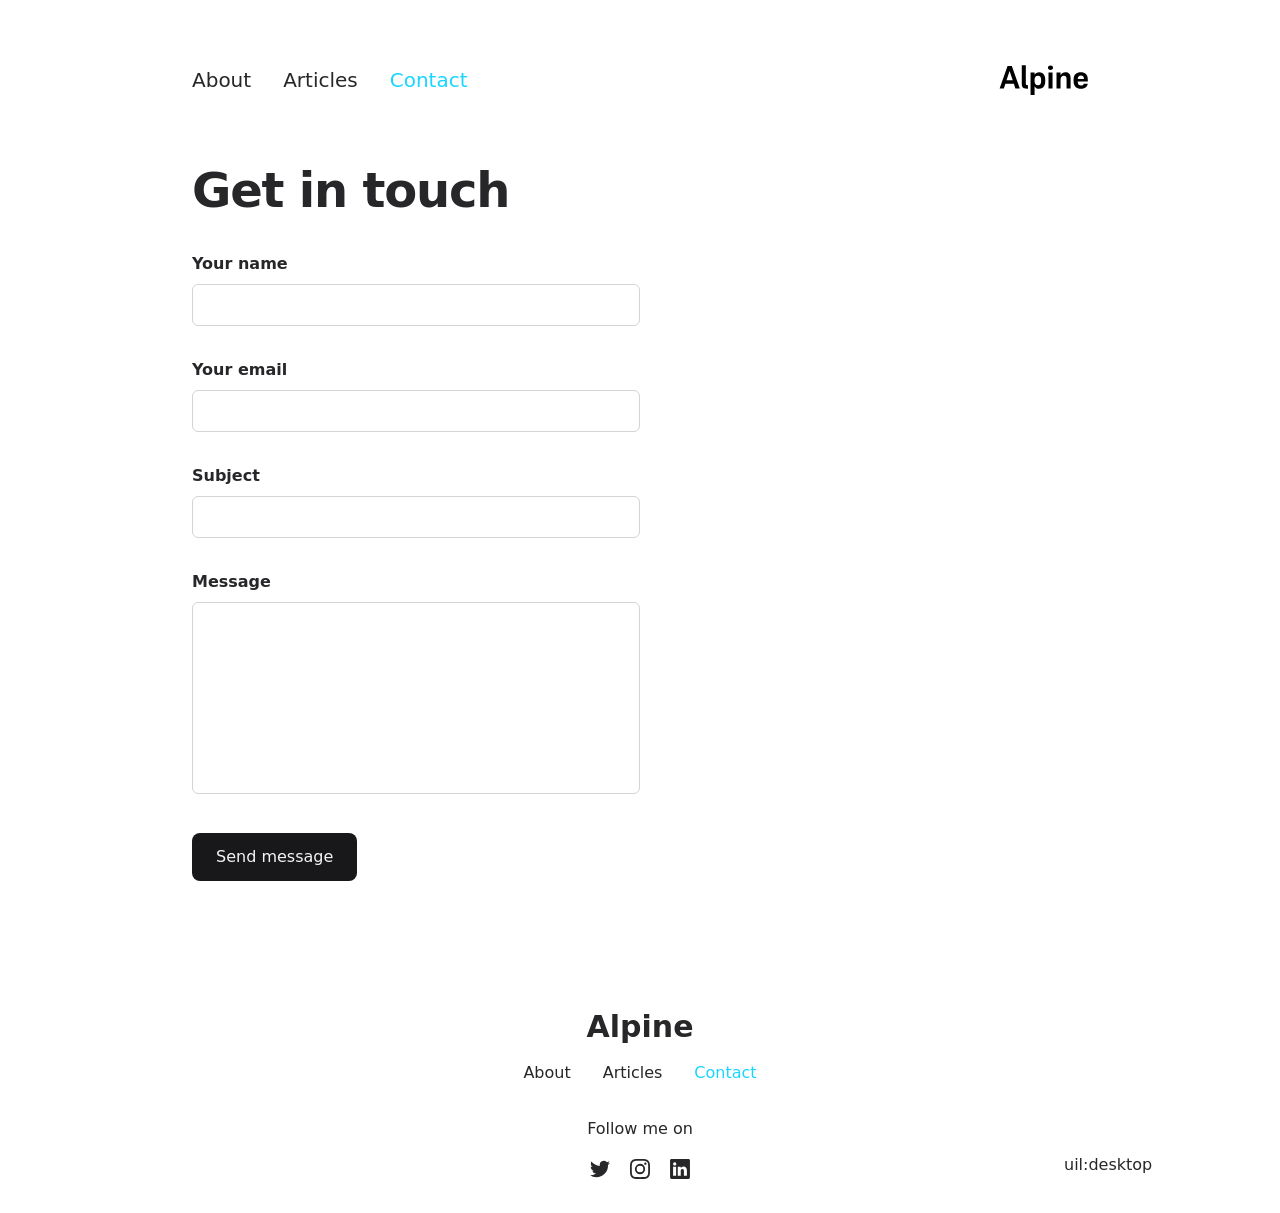
<file: contact/index.html>
<!DOCTYPE html><html lang="en"><head><meta charset="utf-8">
<meta name="viewport" content="width=device-width, initial-scale=1">
<title>Contact</title>
<meta name="twitter:card" content="summary_large_image">
<meta name="description" content="The minimalist blog theme">
<meta property="og:description" content="The minimalist blog theme">
<meta property="og:image" content="/social-card-preview.png">
<meta property="og:image:width" content="400">
<meta property="og:image:height" content="300">
<meta property="og:image:alt" content="An image showcasing my project.">
<meta property="og:title" content="Contact">
<link rel="preload" as="fetch" crossorigin="anonymous" href="/contact/_payload.json">
<link rel="stylesheet" href="/_nuxt/entry.FudVuvg6.css">
<link rel="stylesheet" href="/_nuxt/DocumentDrivenNotFound.sBqeaYwa.css">
<link rel="stylesheet" href="/_nuxt/ProseH1.bt9N-bae.css">
<link rel="stylesheet" href="/_nuxt/ContactForm.HaaAEZj7.css">
<link rel="stylesheet" href="/_nuxt/Input.rmv6S31p.css">
<link rel="stylesheet" href="/_nuxt/Button.M1JvxSOd.css">
<link rel="modulepreload" as="script" crossorigin href="/_nuxt/entry.LUJTMDX0.js">
<link rel="modulepreload" as="script" crossorigin href="/_nuxt/NuxtImg.zgv-Yt4J.js">
<link rel="modulepreload" as="script" crossorigin href="/_nuxt/document-driven.G-i13rNz.js">
<link rel="modulepreload" as="script" crossorigin href="/_nuxt/DocumentDrivenEmpty.FGKAV1cT.js">
<link rel="modulepreload" as="script" crossorigin href="/_nuxt/ContentRenderer.Bf4Npaw1.js">
<link rel="modulepreload" as="script" crossorigin href="/_nuxt/ContentRendererMarkdown.vue.IWji9K3S.js">
<link rel="modulepreload" as="script" crossorigin href="/_nuxt/preview.qXipC--V.js">
<link rel="modulepreload" as="script" crossorigin href="/_nuxt/DocumentDrivenNotFound.RIDsAD8K.js">
<link rel="modulepreload" as="script" crossorigin href="/_nuxt/default.46i4-k1r.js">
<link rel="modulepreload" as="script" crossorigin href="/_nuxt/ContentRendererMarkdown.M2jYsLVJ.js">
<link rel="modulepreload" as="script" crossorigin href="/_nuxt/ProseH1.at032Kul.js">
<link rel="modulepreload" as="script" crossorigin href="/_nuxt/ContactForm.mDo06TFF.js">
<link rel="modulepreload" as="script" crossorigin href="/_nuxt/Input.UsOYSnAx.js">
<link rel="modulepreload" as="script" crossorigin href="/_nuxt/Button.3VimhEsD.js">
<link rel="prefetch" as="style" href="/_nuxt/article.UVm-8lGZ.css">
<link rel="prefetch" as="style" href="/_nuxt/ProseA.MK_cmGdZ.css">
<link rel="prefetch" as="script" crossorigin href="/_nuxt/article.xF02ZJ73.js">
<link rel="prefetch" as="script" crossorigin href="/_nuxt/ProseA.XfG_abdx.js">
<link rel="prefetch" as="script" crossorigin href="/_nuxt/date.3uOv5BcS.js">
<link rel="prefetch" as="script" crossorigin href="/_nuxt/page.ddbBoPlj.js">
<link rel="prefetch" as="script" crossorigin href="/_nuxt/client-db.HfyJH-Ed.js">
<link rel="prefetch" as="script" crossorigin href="/_nuxt/slugify.5l9FwDG8.js">
<link rel="prefetch" as="style" href="/_nuxt/useStudio.3MfaGMCn.css">
<link rel="prefetch" as="script" crossorigin href="/_nuxt/useStudio.aLETKT4X.js">
<link rel="prefetch" as="script" crossorigin href="/_nuxt/query.8ji5i3kK.js">
<link rel="prefetch" as="style" href="/_nuxt/error-404._LjjY-y0.css">
<link rel="prefetch" as="script" crossorigin href="/_nuxt/error-404.Z0wGr-BM.js">
<link rel="prefetch" as="style" href="/_nuxt/error-500.Ke0_YfD7.css">
<link rel="prefetch" as="script" crossorigin href="/_nuxt/error-500.fWJp_Kd8.js">
<script type="module" src="/_nuxt/entry.LUJTMDX0.js" crossorigin></script><style id="pinceau-runtime-hydratable">@media{.phy[--]{--puid:f3sa-_-v;}.pv-KEa__o{max-width:var(--elements-container-maxWidth);padding-left:var(--elements-container-padding-mobile);padding-right:var(--elements-container-padding-mobile);}@media (min-width: 475px){.pv-KEa__o{padding-left:var(--elements-container-padding-xs);padding-right:var(--elements-container-padding-xs);}}@media (min-width: 640px){.pv-KEa__o{padding-left:var(--elements-container-padding-sm);padding-right:var(--elements-container-padding-sm);}}@media (min-width: 768px){.pv-KEa__o{padding-left:var(--elements-container-padding-md);padding-right:var(--elements-container-padding-md);}}} </style><style id="pinceau-theme">@media { :root {--pinceau-mq: initial; --alpine-readableLine: 68ch;--alpine-backdrop-backgroundColor: #f4f4f5b3;--prose-code-inline-padding: 0.2rem 0.375rem 0.2rem 0.375rem;--prose-code-block-backdropFilter: contrast(1);--prose-code-block-border-style: solid;--prose-code-block-border-width: 1px;--prose-tbody-tr-borderBottom-style: dashed;--prose-tbody-tr-borderBottom-width: 1px;--prose-th-textAlign: inherit;--prose-thead-borderBottom-style: solid;--prose-thead-borderBottom-width: 1px;--prose-thead-border-style: solid;--prose-thead-border-width: 0px;--prose-table-textAlign: start;--prose-hr-width: 1px;--prose-hr-style: solid;--prose-li-listStylePosition: outside;--prose-ol-li-markerColor: currentColor;--prose-ol-paddingInlineStart: 21px;--prose-ol-listStyleType: decimal;--prose-ul-li-markerColor: currentColor;--prose-ul-paddingInlineStart: 21px;--prose-ul-listStyleType: disc;--prose-blockquote-border-style: solid;--prose-blockquote-border-width: 4px;--prose-blockquote-quotes: '201C' '201D' '2018' '2019';--prose-blockquote-paddingInlineStart: 24px;--prose-a-code-color-hover: currentColor;--prose-a-code-color-static: currentColor;--prose-a-hasCode-borderBottom: none;--prose-a-border-distance: 2px;--prose-a-border-color-hover: currentColor;--prose-a-border-color-static: currentColor;--prose-a-border-style-hover: solid;--prose-a-border-style-static: dashed;--prose-a-border-width: 1px;--prose-a-color-static: inherit;--prose-a-textDecoration: none;--prose-h6-margin: 3rem 0 2rem;--prose-h5-margin: 3rem 0 2rem;--prose-h4-margin: 3rem 0 2rem;--prose-h3-margin: 3rem 0 2rem;--prose-h2-margin: 3rem 0 2rem;--prose-h1-margin: 0 0 2rem;--prose-p-fontSize: 18px;--typography-lead-loose: 2;--typography-lead-relaxed: 1.625;--typography-lead-normal: 1.5;--typography-lead-snug: 1.375;--typography-lead-tight: 1.25;--typography-lead-none: 1;--typography-lead-10: 2.5rem;--typography-lead-9: 2.25rem;--typography-lead-8: 2rem;--typography-lead-7: 1.75rem;--typography-lead-6: 1.5rem;--typography-lead-5: 1.25rem;--typography-lead-4: 1rem;--typography-lead-3: .75rem;--typography-lead-2: .5rem;--typography-lead-1: .025rem;--typography-fontWeight-black: 900;--typography-fontWeight-extrabold: 800;--typography-fontWeight-bold: 700;--typography-fontWeight-semibold: 600;--typography-fontWeight-medium: 500;--typography-fontWeight-normal: 400;--typography-fontWeight-light: 300;--typography-fontWeight-extralight: 200;--typography-fontWeight-thin: 100;--typography-fontSize-9xl: 128px;--typography-fontSize-8xl: 96px;--typography-fontSize-7xl: 72px;--typography-fontSize-6xl: 60px;--typography-fontSize-5xl: 48px;--typography-fontSize-4xl: 36px;--typography-fontSize-3xl: 30px;--typography-fontSize-2xl: 24px;--typography-fontSize-xl: 20px;--typography-fontSize-lg: 18px;--typography-fontSize-base: 16px;--typography-fontSize-sm: 14px;--typography-fontSize-xs: 12px;--typography-letterSpacing-wide: 0.025em;--typography-letterSpacing-tight: -0.025em;--typography-verticalMargin-base: 24px;--typography-verticalMargin-sm: 16px;--elements-border-secondary-hover: [object Object];--elements-backdrop-background: #fffc;--elements-backdrop-filter: saturate(200%) blur(20px);--elements-container-maxWidth: 64rem;--lead-loose: 2;--lead-relaxed: 1.625;--lead-normal: 1.5;--lead-snug: 1.375;--lead-tight: 1.25;--lead-none: 1;--lead-10: 2.5rem;--lead-9: 2.25rem;--lead-8: 2rem;--lead-7: 1.75rem;--lead-6: 1.5rem;--lead-5: 1.25rem;--lead-4: 1rem;--lead-3: .75rem;--lead-2: .5rem;--lead-1: .025rem;--letterSpacing-widest: 0.1em;--letterSpacing-wider: 0.05em;--letterSpacing-wide: 0.025em;--letterSpacing-normal: 0em;--letterSpacing-tight: -0.025em;--letterSpacing-tighter: -0.05em;--fontSize-9xl: 8rem;--fontSize-8xl: 6rem;--fontSize-7xl: 4.5rem;--fontSize-6xl: 3.75rem;--fontSize-5xl: 3rem;--fontSize-4xl: 2.25rem;--fontSize-3xl: 1.875rem;--fontSize-2xl: 1.5rem;--fontSize-xl: 1.25rem;--fontSize-lg: 1.125rem;--fontSize-base: 1rem;--fontSize-sm: 0.875rem;--fontSize-xs: 0.75rem;--fontWeight-black: 900;--fontWeight-extrabold: 800;--fontWeight-bold: 700;--fontWeight-semibold: 600;--fontWeight-medium: 500;--fontWeight-normal: 400;--fontWeight-light: 300;--fontWeight-extralight: 200;--fontWeight-thin: 100;--font-mono: ui-monospace, SFMono-Regular, Menlo, Monaco, Consolas, Liberation Mono, Courier New, monospace;--font-serif: ui-serif, Georgia, Cambria, Times New Roman, Times, serif;--font-sans: ui-sans-serif, system-ui, -apple-system, BlinkMacSystemFont, Segoe UI, Roboto, Helvetica Neue, Arial, Noto Sans, sans-serif, Apple Color Emoji, Segoe UI Emoji, Segoe UI Symbol, Noto Color Emoji;--opacity-total: 1;--opacity-high: 0.8;--opacity-medium: 0.5;--opacity-soft: 0.3;--opacity-light: 0.15;--opacity-bright: 0.1;--opacity-noOpacity: 0;--borderWidth-lg: 3px;--borderWidth-md: 2px;--borderWidth-sm: 1px;--borderWidth-noBorder: 0;--space-rem-875: 0.875rem;--space-rem-625: 0.625rem;--space-rem-375: 0.375rem;--space-rem-125: 0.125rem;--space-px: 1px;--space-128: 32rem;--space-96: 24rem;--space-80: 20rem;--space-72: 18rem;--space-64: 16rem;--space-60: 15rem;--space-56: 14rem;--space-52: 13rem;--space-48: 12rem;--space-44: 11rem;--space-40: 10rem;--space-36: 9rem;--space-32: 8rem;--space-28: 7rem;--space-24: 6rem;--space-20: 5rem;--space-16: 4rem;--space-14: 3.5rem;--space-12: 3rem;--space-11: 2.75rem;--space-10: 2.5rem;--space-9: 2.25rem;--space-8: 2rem;--space-7: 1.75rem;--space-6: 1.5rem;--space-5: 1.25rem;--space-4: 1rem;--space-3: 0.75rem;--space-2: 0.5rem;--space-1: 0.25rem;--space-0: 0px;--size-full: 100%;--size-7xl: 80rem;--size-6xl: 72rem;--size-5xl: 64rem;--size-4xl: 56rem;--size-3xl: 48rem;--size-2xl: 42rem;--size-xl: 36rem;--size-lg: 32rem;--size-md: 28rem;--size-sm: 24rem;--size-xs: 20rem;--size-200: 200px;--size-104: 104px;--size-80: 80px;--size-64: 64px;--size-56: 56px;--size-48: 48px;--size-40: 40px;--size-32: 32px;--size-24: 24px;--size-20: 20px;--size-16: 16px;--size-12: 12px;--size-8: 8px;--size-6: 6px;--size-4: 4px;--size-2: 2px;--size-0: 0px;--radii-full: 9999px;--radii-3xl: 1.75rem;--radii-2xl: 1.5rem;--radii-xl: 1rem;--radii-lg: 0.75rem;--radii-md: 0.5rem;--radii-sm: 0.375rem;--radii-xs: 0.25rem;--radii-2xs: 0.125rem;--radii-none: 0px;--shadow-none: 0px 0px 0px 0px transparent;--shadow-lg: 0px 10px 15px -3px #000000, 0px 4px 6px -4px #000000;--shadow-md: 0px 4px 6px -1px #000000, 0px 2px 4px -2px #000000;--shadow-sm: 0px 1px 3px 0px #000000, 0px 1px 2px -1px #000000;--shadow-xs: 0px 1px 2px 0px #000000;--height-screen: 100vh;--width-screen: 100vw;--color-primary-900: #002e38;--color-primary-800: #005c70;--color-primary-700: #008aa9;--color-primary-600: #00b9e1;--color-primary-500: #1ad6ff;--color-primary-400: #40ddff;--color-primary-300: #66e4ff;--color-primary-200: #8deaff;--color-primary-100: #b3f1ff;--color-primary-50: #d9f8ff;--color-ruby-900: #380011;--color-ruby-800: #700021;--color-ruby-700: #a90032;--color-ruby-600: #e10043;--color-ruby-500: #ff1a5e;--color-ruby-400: #ff4079;--color-ruby-300: #ff6694;--color-ruby-200: #ff8dae;--color-ruby-100: #ffb3c9;--color-ruby-50: #ffd9e4;--color-pink-900: #380025;--color-pink-800: #70004b;--color-pink-700: #a90070;--color-pink-600: #e10095;--color-pink-500: #ff1ab2;--color-pink-400: #ff40bf;--color-pink-300: #ff66cc;--color-pink-200: #ff8dd8;--color-pink-100: #ffb3e5;--color-pink-50: #ffd9f2;--color-purple-900: #190038;--color-purple-800: #330070;--color-purple-700: #4c00a9;--color-purple-600: #6500e1;--color-purple-500: #811aff;--color-purple-400: #9640ff;--color-purple-300: #ab66ff;--color-purple-200: #c08dff;--color-purple-100: #d5b3ff;--color-purple-50: #ead9ff;--color-royalblue-900: #0b0531;--color-royalblue-800: #160a62;--color-royalblue-700: #211093;--color-royalblue-600: #2c15c4;--color-royalblue-500: #4127e8;--color-royalblue-400: #614bec;--color-royalblue-300: #806ff0;--color-royalblue-200: #a093f3;--color-royalblue-100: #c0b7f7;--color-royalblue-50: #dfdbfb;--color-indigoblue-900: #001238;--color-indigoblue-800: #002370;--color-indigoblue-700: #0035a9;--color-indigoblue-600: #0047e1;--color-indigoblue-500: #1a62ff;--color-indigoblue-400: #407cff;--color-indigoblue-300: #6696ff;--color-indigoblue-200: #8db0ff;--color-indigoblue-100: #b3cbff;--color-indigoblue-50: #d9e5ff;--color-blue-900: #002438;--color-blue-800: #004870;--color-blue-700: #006ca9;--color-blue-600: #0090e1;--color-blue-500: #1aadff;--color-blue-400: #40bbff;--color-blue-300: #66c8ff;--color-blue-200: #8dd6ff;--color-blue-100: #b3e4ff;--color-blue-50: #d9f1ff;--color-lightblue-900: #002e38;--color-lightblue-800: #005c70;--color-lightblue-700: #008aa9;--color-lightblue-600: #00b9e1;--color-lightblue-500: #1ad6ff;--color-lightblue-400: #40ddff;--color-lightblue-300: #66e4ff;--color-lightblue-200: #8deaff;--color-lightblue-100: #b3f1ff;--color-lightblue-50: #d9f8ff;--color-teal-900: #062a28;--color-teal-800: #0b544f;--color-teal-700: #117d77;--color-teal-600: #16a79e;--color-teal-500: #1cd1c6;--color-teal-400: #36e4da;--color-teal-300: #5fe9e1;--color-teal-200: #87efe9;--color-teal-100: #aff4f0;--color-teal-50: #d7faf8;--color-pear-900: #2a2b09;--color-pear-800: #545512;--color-pear-700: #7e801b;--color-pear-600: #a8aa24;--color-pear-500: #d0d32f;--color-pear-400: #d8da52;--color-pear-300: #e0e274;--color-pear-200: #e8e997;--color-pear-100: #eff0ba;--color-pear-50: #f7f8dc;--color-red-900: #380300;--color-red-800: #700700;--color-red-700: #a90a00;--color-red-600: #e10e00;--color-red-500: #ff281a;--color-red-400: #ff4c40;--color-red-300: #ff7066;--color-red-200: #ff948d;--color-red-100: #ffb7b3;--color-red-50: #ffdbd9;--color-orange-900: #381800;--color-orange-800: #702f00;--color-orange-700: #a94700;--color-orange-600: #e15e00;--color-orange-500: #ff7a1a;--color-orange-400: #ff9040;--color-orange-300: #ffa666;--color-orange-200: #ffbd8d;--color-orange-100: #ffd3b3;--color-orange-50: #ffe9d9;--color-yellow-900: #362b03;--color-yellow-800: #6d5605;--color-yellow-700: #a38108;--color-yellow-600: #daac0a;--color-yellow-500: #f5c828;--color-yellow-400: #f7d14c;--color-yellow-300: #f8da70;--color-yellow-200: #fae393;--color-yellow-100: #fcedb7;--color-yellow-50: #fdf6db;--color-green-900: #003f25;--color-green-800: #005e38;--color-green-700: #007e4a;--color-green-600: #009d5d;--color-green-500: #00bd6f;--color-green-400: #00dc82;--color-green-300: #30ffaa;--color-green-200: #83ffcc;--color-green-100: #acffdd;--color-green-50: #d6ffee;--color-gray-900: #18181B;--color-gray-800: #27272A;--color-gray-700: #3f3f46;--color-gray-600: #52525B;--color-gray-500: #71717A;--color-gray-400: #a1a1aa;--color-gray-300: #D4d4d8;--color-gray-200: #e4e4e7;--color-gray-100: #f4f4f5;--color-gray-50: #fafafa;--color-black: #0c0c0d;--color-white: #FFFFFF;--media-portrait: only screen and (orientation: portrait);--media-landscape: only screen and (orientation: landscape);--media-rm: (prefers-reduced-motion: reduce);--media-2xl: (min-width: 1536px);--media-xl: (min-width: 1280px);--media-lg: (min-width: 1024px);--media-md: (min-width: 768px);--media-sm: (min-width: 640px);--media-xs: (min-width: 475px);--alpine-body-color: var(--color-gray-800);--alpine-body-backgroundColor: var(--color-white);--prose-code-inline-fontWeight: var(--typography-fontWeight-normal);--prose-code-inline-fontSize: var(--typography-fontSize-sm);--prose-code-inline-borderRadius: var(--radii-xs);--prose-code-block-pre-padding: var(--typography-verticalMargin-sm);--prose-code-block-margin: var(--typography-verticalMargin-base) 0;--prose-code-block-fontSize: var(--typography-fontSize-sm);--prose-tbody-code-inline-fontSize: var(--typography-fontSize-sm);--prose-tbody-td-padding: var(--typography-verticalMargin-sm);--prose-th-fontWeight: var(--typography-fontWeight-semibold);--prose-th-padding: 0 var(--typography-verticalMargin-sm) var(--typography-verticalMargin-sm) var(--typography-verticalMargin-sm);--prose-table-lineHeight: var(--typography-lead-6);--prose-table-fontSize: var(--typography-fontSize-sm);--prose-table-margin: var(--typography-verticalMargin-base) 0;--prose-hr-margin: var(--typography-verticalMargin-base) 0;--prose-li-margin: var(--typography-verticalMargin-sm) 0;--prose-ol-margin: var(--typography-verticalMargin-base) 0;--prose-ul-margin: var(--typography-verticalMargin-base) 0;--prose-blockquote-margin: var(--typography-verticalMargin-base) 0;--prose-a-code-border-style: var(--prose-a-border-style-static);--prose-a-code-border-width: var(--prose-a-border-width);--prose-a-fontWeight: var(--typography-fontWeight-medium);--prose-img-margin: var(--typography-verticalMargin-base) 0;--prose-strong-fontWeight: var(--typography-fontWeight-semibold);--prose-h6-iconSize: var(--typography-fontSize-base);--prose-h6-fontWeight: var(--typography-fontWeight-semibold);--prose-h6-lineHeight: var(--typography-lead-normal);--prose-h6-fontSize: var(--typography-fontSize-lg);--prose-h5-iconSize: var(--typography-fontSize-lg);--prose-h5-fontWeight: var(--typography-fontWeight-semibold);--prose-h5-lineHeight: var(--typography-lead-snug);--prose-h5-fontSize: var(--typography-fontSize-xl);--prose-h4-iconSize: var(--typography-fontSize-lg);--prose-h4-letterSpacing: var(--typography-letterSpacing-tight);--prose-h4-fontWeight: var(--typography-fontWeight-semibold);--prose-h4-lineHeight: var(--typography-lead-snug);--prose-h4-fontSize: var(--typography-fontSize-2xl);--prose-h3-iconSize: var(--typography-fontSize-xl);--prose-h3-letterSpacing: var(--typography-letterSpacing-tight);--prose-h3-fontWeight: var(--typography-fontWeight-semibold);--prose-h3-lineHeight: var(--typography-lead-snug);--prose-h3-fontSize: var(--typography-fontSize-3xl);--prose-h2-iconSize: var(--typography-fontSize-2xl);--prose-h2-letterSpacing: var(--typography-letterSpacing-tight);--prose-h2-fontWeight: var(--typography-fontWeight-semibold);--prose-h2-lineHeight: var(--typography-lead-tight);--prose-h2-fontSize: var(--typography-fontSize-4xl);--prose-h1-iconSize: var(--typography-fontSize-3xl);--prose-h1-letterSpacing: var(--typography-letterSpacing-tight);--prose-h1-fontWeight: var(--typography-fontWeight-bold);--prose-h1-lineHeight: var(--typography-lead-tight);--prose-h1-fontSize: var(--typography-fontSize-5xl);--prose-p-br-margin: var(--typography-verticalMargin-base) 0 0 0;--prose-p-margin: var(--typography-verticalMargin-base) 0;--prose-p-lineHeight: var(--typography-lead-normal);--typography-color-primary-900: var(--color-primary-900);--typography-color-primary-800: var(--color-primary-800);--typography-color-primary-700: var(--color-primary-700);--typography-color-primary-600: var(--color-primary-600);--typography-color-primary-500: var(--color-primary-500);--typography-color-primary-400: var(--color-primary-400);--typography-color-primary-300: var(--color-primary-300);--typography-color-primary-200: var(--color-primary-200);--typography-color-primary-100: var(--color-primary-100);--typography-color-primary-50: var(--color-primary-50);--typography-font-code: var(--font-mono);--typography-font-body: var(--font-sans);--typography-font-display: var(--font-sans);--typography-body-backgroundColor: var(--color-white);--typography-body-color: var(--color-black);--elements-state-danger-borderColor-secondary: var(--color-red-200);--elements-state-danger-borderColor-primary: var(--color-red-100);--elements-state-danger-backgroundColor-secondary: var(--color-red-100);--elements-state-danger-backgroundColor-primary: var(--color-red-50);--elements-state-danger-color-secondary: var(--color-red-600);--elements-state-danger-color-primary: var(--color-red-500);--elements-state-warning-borderColor-secondary: var(--color-yellow-200);--elements-state-warning-borderColor-primary: var(--color-yellow-100);--elements-state-warning-backgroundColor-secondary: var(--color-yellow-100);--elements-state-warning-backgroundColor-primary: var(--color-yellow-50);--elements-state-warning-color-secondary: var(--color-yellow-700);--elements-state-warning-color-primary: var(--color-yellow-600);--elements-state-success-borderColor-secondary: var(--color-green-200);--elements-state-success-borderColor-primary: var(--color-green-100);--elements-state-success-backgroundColor-secondary: var(--color-green-100);--elements-state-success-backgroundColor-primary: var(--color-green-50);--elements-state-success-color-secondary: var(--color-green-600);--elements-state-success-color-primary: var(--color-green-500);--elements-state-info-borderColor-secondary: var(--color-blue-200);--elements-state-info-borderColor-primary: var(--color-blue-100);--elements-state-info-backgroundColor-secondary: var(--color-blue-100);--elements-state-info-backgroundColor-primary: var(--color-blue-50);--elements-state-info-color-secondary: var(--color-blue-600);--elements-state-info-color-primary: var(--color-blue-500);--elements-state-primary-borderColor-secondary: var(--color-primary-200);--elements-state-primary-borderColor-primary: var(--color-primary-100);--elements-state-primary-backgroundColor-secondary: var(--color-primary-100);--elements-state-primary-backgroundColor-primary: var(--color-primary-50);--elements-state-primary-color-secondary: var(--color-primary-700);--elements-state-primary-color-primary: var(--color-primary-600);--elements-surface-secondary-backgroundColor: var(--color-gray-200);--elements-surface-primary-backgroundColor: var(--color-gray-100);--elements-surface-background-base: var(--color-gray-100);--elements-border-secondary-static: var(--color-gray-200);--elements-border-primary-hover: var(--color-gray-200);--elements-border-primary-static: var(--color-gray-100);--elements-container-padding-md: var(--space-16);--elements-container-padding-sm: var(--space-12);--elements-container-padding-xs: var(--space-8);--elements-container-padding-mobile: var(--space-6);--elements-text-secondary-color-hover: var(--color-gray-700);--elements-text-secondary-color-static: var(--color-gray-500);--elements-text-primary-color-static: var(--color-gray-900);--text-6xl-lineHeight: var(--lead-none);--text-6xl-fontSize: var(--fontSize-6xl);--text-5xl-lineHeight: var(--lead-none);--text-5xl-fontSize: var(--fontSize-5xl);--text-4xl-lineHeight: var(--lead-10);--text-4xl-fontSize: var(--fontSize-4xl);--text-3xl-lineHeight: var(--lead-9);--text-3xl-fontSize: var(--fontSize-3xl);--text-2xl-lineHeight: var(--lead-8);--text-2xl-fontSize: var(--fontSize-2xl);--text-xl-lineHeight: var(--lead-7);--text-xl-fontSize: var(--fontSize-xl);--text-lg-lineHeight: var(--lead-7);--text-lg-fontSize: var(--fontSize-lg);--text-base-lineHeight: var(--lead-6);--text-base-fontSize: var(--fontSize-base);--text-sm-lineHeight: var(--lead-5);--text-sm-fontSize: var(--fontSize-sm);--text-xs-lineHeight: var(--lead-4);--text-xs-fontSize: var(--fontSize-xs);--shadow-2xl: 0px 25px 50px -12px var(--color-gray-900);--shadow-xl: 0px 20px 25px -5px var(--color-gray-400), 0px 8px 10px -6px #000000;--color-secondary-900: var(--color-gray-900);--color-secondary-800: var(--color-gray-800);--color-secondary-700: var(--color-gray-700);--color-secondary-600: var(--color-gray-600);--color-secondary-500: var(--color-gray-500);--color-secondary-400: var(--color-gray-400);--color-secondary-300: var(--color-gray-300);--color-secondary-200: var(--color-gray-200);--color-secondary-100: var(--color-gray-100);--color-secondary-50: var(--color-gray-50);--prose-a-code-background-hover: var(--typography-color-primary-50);--prose-a-code-border-color-hover: var(--typography-color-primary-500);--prose-a-color-hover: var(--typography-color-primary-500);--typography-color-secondary-900: var(--color-secondary-900);--typography-color-secondary-800: var(--color-secondary-800);--typography-color-secondary-700: var(--color-secondary-700);--typography-color-secondary-600: var(--color-secondary-600);--typography-color-secondary-500: var(--color-secondary-500);--typography-color-secondary-400: var(--color-secondary-400);--typography-color-secondary-300: var(--color-secondary-300);--typography-color-secondary-200: var(--color-secondary-200);--typography-color-secondary-100: var(--color-secondary-100);--typography-color-secondary-50: var(--color-secondary-50);--prose-code-inline-backgroundColor: var(--typography-color-secondary-100);--prose-code-inline-color: var(--typography-color-secondary-700);--prose-code-block-backgroundColor: var(--typography-color-secondary-100);--prose-code-block-color: var(--typography-color-secondary-700);--prose-code-block-border-color: var(--typography-color-secondary-200);--prose-tbody-tr-borderBottom-color: var(--typography-color-secondary-200);--prose-th-color: var(--typography-color-secondary-600);--prose-thead-borderBottom-color: var(--typography-color-secondary-200);--prose-thead-border-color: var(--typography-color-secondary-300);--prose-hr-color: var(--typography-color-secondary-200);--prose-blockquote-border-color: var(--typography-color-secondary-200);--prose-blockquote-color: var(--typography-color-secondary-500);--prose-a-code-border-color-static: var(--typography-color-secondary-400); } }@media { :root.dark {--pinceau-mq: dark; --alpine-backdrop-backgroundColor: #18181bb3;--prose-code-block-backdropFilter: contrast(1);--prose-ol-li-markerColor: currentColor;--prose-ul-li-markerColor: currentColor;--prose-a-code-color-hover: currentColor;--prose-a-code-color-static: currentColor;--prose-a-border-color-hover: currentColor;--prose-a-border-color-static: currentColor;--prose-a-color-static: inherit;--elements-backdrop-background: #0c0d0ccc;--alpine-body-color: var(--color-gray-200);--alpine-body-backgroundColor: var(--color-black);--typography-body-backgroundColor: var(--color-black);--typography-body-color: var(--color-white);--elements-state-danger-borderColor-secondary: var(--color-red-700);--elements-state-danger-borderColor-primary: var(--color-red-800);--elements-state-danger-backgroundColor-secondary: var(--color-red-800);--elements-state-danger-backgroundColor-primary: var(--color-red-900);--elements-state-danger-color-secondary: var(--color-red-200);--elements-state-danger-color-primary: var(--color-red-300);--elements-state-warning-borderColor-secondary: var(--color-yellow-700);--elements-state-warning-borderColor-primary: var(--color-yellow-800);--elements-state-warning-backgroundColor-secondary: var(--color-yellow-800);--elements-state-warning-backgroundColor-primary: var(--color-yellow-900);--elements-state-warning-color-secondary: var(--color-yellow-200);--elements-state-warning-color-primary: var(--color-yellow-400);--elements-state-success-borderColor-secondary: var(--color-green-700);--elements-state-success-borderColor-primary: var(--color-green-800);--elements-state-success-backgroundColor-secondary: var(--color-green-800);--elements-state-success-backgroundColor-primary: var(--color-green-900);--elements-state-success-color-secondary: var(--color-green-200);--elements-state-success-color-primary: var(--color-green-400);--elements-state-info-borderColor-secondary: var(--color-blue-700);--elements-state-info-borderColor-primary: var(--color-blue-800);--elements-state-info-backgroundColor-secondary: var(--color-blue-800);--elements-state-info-backgroundColor-primary: var(--color-blue-900);--elements-state-info-color-secondary: var(--color-blue-200);--elements-state-info-color-primary: var(--color-blue-400);--elements-state-primary-borderColor-secondary: var(--color-primary-700);--elements-state-primary-borderColor-primary: var(--color-primary-800);--elements-state-primary-backgroundColor-secondary: var(--color-primary-800);--elements-state-primary-backgroundColor-primary: var(--color-primary-900);--elements-state-primary-color-secondary: var(--color-primary-200);--elements-state-primary-color-primary: var(--color-primary-400);--elements-surface-secondary-backgroundColor: var(--color-gray-800);--elements-surface-primary-backgroundColor: var(--color-gray-900);--elements-surface-background-base: var(--color-gray-900);--elements-border-secondary-static: var(--color-gray-800);--elements-border-primary-hover: var(--color-gray-800);--elements-border-primary-static: var(--color-gray-900);--elements-text-secondary-color-hover: var(--color-gray-200);--elements-text-secondary-color-static: var(--color-gray-400);--elements-text-primary-color-static: var(--color-gray-50);--prose-a-code-background-hover: var(--typography-color-primary-900);--prose-a-code-border-color-hover: var(--typography-color-primary-600);--prose-a-color-hover: var(--typography-color-primary-400);--prose-code-inline-backgroundColor: var(--typography-color-secondary-800);--prose-code-inline-color: var(--typography-color-secondary-200);--prose-code-block-backgroundColor: var(--typography-color-secondary-900);--prose-code-block-color: var(--typography-color-secondary-200);--prose-code-block-border-color: var(--typography-color-secondary-800);--prose-tbody-tr-borderBottom-color: var(--typography-color-secondary-800);--prose-th-color: var(--typography-color-secondary-400);--prose-thead-borderBottom-color: var(--typography-color-secondary-800);--prose-thead-border-color: var(--typography-color-secondary-600);--prose-hr-color: var(--typography-color-secondary-800);--prose-blockquote-border-color: var(--typography-color-secondary-700);--prose-blockquote-color: var(--typography-color-secondary-400);--prose-a-code-border-color-static: var(--typography-color-secondary-600); } }</style><script>"use strict";(()=>{const a=window,e=document.documentElement,m=["dark","light"],c=window&&window.localStorage&&window.localStorage.getItem&&window.localStorage.getItem("nuxt-color-mode")||"system";let n=c==="system"?d():c;const l=e.getAttribute("data-color-mode-forced");l&&(n=l),i(n),a["__NUXT_COLOR_MODE__"]={preference:c,value:n,getColorScheme:d,addColorScheme:i,removeColorScheme:f};function i(o){const t=""+o+"",s="";e.classList?e.classList.add(t):e.className+=" "+t,s&&e.setAttribute("data-"+s,o)}function f(o){const t=""+o+"",s="";e.classList?e.classList.remove(t):e.className=e.className.replace(new RegExp(t,"g"),""),s&&e.removeAttribute("data-"+s)}function r(o){return a.matchMedia("(prefers-color-scheme"+o+")")}function d(){if(a.matchMedia&&r("").media!=="not all"){for(const o of m)if(r(":"+o).matches)return o}return"light"}})();
</script></head><body><div id="__nuxt"><div class="container pv-KEa__o pc-f3sa-_ app-layout" data-v-3f56e3b3 data-v-1afb8f87><!--[--><div class="nuxt-progress" style="width:0%;height:3px;opacity:0;background-size:Infinity% auto;" data-v-3f56e3b3></div><header class="right" data-v-3f56e3b3 data-v-9d9e217c><div class="menu" data-v-9d9e217c><button aria-label="Navigation Menu" data-v-9d9e217c><svg width="24" height="24" viewBox="0 0 68 68" fill="currentColor" xmlns="http://www.w3.org/2000/svg" data-v-9d9e217c><path d="M8 34C8 32.1362 8 31.2044 8.30448 30.4693C8.71046 29.4892 9.48915 28.7105 10.4693 28.3045C11.2044 28 12.1362 28 14 28C15.8638 28 16.7956 28 17.5307 28.3045C18.5108 28.7105 19.2895 29.4892 19.6955 30.4693C20 31.2044 20 32.1362 20 34C20 35.8638 20 36.7956 19.6955 37.5307C19.2895 38.5108 18.5108 39.2895 17.5307 39.6955C16.7956 40 15.8638 40 14 40C12.1362 40 11.2044 40 10.4693 39.6955C9.48915 39.2895 8.71046 38.5108 8.30448 37.5307C8 36.7956 8 35.8638 8 34Z" data-v-9d9e217c></path><path d="M28 34C28 32.1362 28 31.2044 28.3045 30.4693C28.7105 29.4892 29.4892 28.7105 30.4693 28.3045C31.2044 28 32.1362 28 34 28C35.8638 28 36.7956 28 37.5307 28.3045C38.5108 28.7105 39.2895 29.4892 39.6955 30.4693C40 31.2044 40 32.1362 40 34C40 35.8638 40 36.7956 39.6955 37.5307C39.2895 38.5108 38.5108 39.2895 37.5307 39.6955C36.7956 40 35.8638 40 34 40C32.1362 40 31.2044 40 30.4693 39.6955C29.4892 39.2895 28.7105 38.5108 28.3045 37.5307C28 36.7956 28 35.8638 28 34Z" data-v-9d9e217c></path><path d="M48 34C48 32.1362 48 31.2044 48.3045 30.4693C48.7105 29.4892 49.4892 28.7105 50.4693 28.3045C51.2044 28 52.1362 28 54 28C55.8638 28 56.7956 28 57.5307 28.3045C58.5108 28.7105 59.2895 29.4892 59.6955 30.4693C60 31.2044 60 32.1362 60 34C60 35.8638 60 36.7956 59.6955 37.5307C59.2895 38.5108 58.5108 39.2895 57.5307 39.6955C56.7956 40 55.8638 40 54 40C52.1362 40 51.2044 40 50.4693 39.6955C49.4892 39.2895 48.7105 38.5108 48.3045 37.5307C48 36.7956 48 35.8638 48 34Z" data-v-9d9e217c></path></svg></button></div><div class="overlay" data-v-9d9e217c><nav data-v-9d9e217c data-v-ea9c6b08><ul data-v-ea9c6b08><!--[--><li data-v-ea9c6b08><a href="/" class="" data-v-ea9c6b08><span class="underline-fx" data-v-ea9c6b08></span> About</a></li><li data-v-ea9c6b08><a href="/articles" class="" data-v-ea9c6b08><span class="underline-fx" data-v-ea9c6b08></span> Articles</a></li><li data-v-ea9c6b08><a aria-current="page" href="/contact" class="router-link-active router-link-exact-active" data-v-ea9c6b08><span class="underline-fx" data-v-ea9c6b08></span> Contact</a></li><!--]--></ul></nav></div><div class="logo" data-v-9d9e217c><a href="/" class="" data-v-9d9e217c><img src="/logo-dark.svg" class="dark-img" alt="alpine" width="89" height="31" data-v-9d9e217c><img src="/logo.svg" class="light-img" alt="alpine" width="89" height="31" data-v-9d9e217c></a></div><div class="main-nav" data-v-9d9e217c><nav data-v-9d9e217c data-v-ea9c6b08><ul data-v-ea9c6b08><!--[--><li data-v-ea9c6b08><a href="/" class="" data-v-ea9c6b08><span class="underline-fx" data-v-ea9c6b08></span> About</a></li><li data-v-ea9c6b08><a href="/articles" class="" data-v-ea9c6b08><span class="underline-fx" data-v-ea9c6b08></span> Articles</a></li><li data-v-ea9c6b08><a aria-current="page" href="/contact" class="router-link-active router-link-exact-active" data-v-ea9c6b08><span class="underline-fx" data-v-ea9c6b08></span> Contact</a></li><!--]--></ul></nav></div></header><!--[--><div class="document-driven-page"><main><!--[--><div><h1 id="get-in-touch" data-v-74b24308><a aria-current="page" href="/contact#get-in-touch" class="router-link-active router-link-exact-active" data-v-74b24308><!--[-->Get in touch<!--]--><!----></a></h1><form class="contact-form" method="POST" action data-v-3f284a77><div class="inputs" data-v-3f284a77><!--[--><div data-v-3f284a77 data-v-215e0f1e><label for="name" data-v-215e0f1e>Your name</label><input id="name" name="name" value="" type="text" placeholder="" data-v-215e0f1e></div><div data-v-3f284a77 data-v-215e0f1e><label for="email" data-v-215e0f1e>Your email</label><input id="email" name="email" value="" type="email" placeholder="" data-v-215e0f1e></div><div data-v-3f284a77 data-v-215e0f1e><label for="subject" data-v-215e0f1e>Subject</label><input id="subject" name="subject" value="" type="text" placeholder="" data-v-215e0f1e></div><div data-v-3f284a77 data-v-215e0f1e><label for="message" data-v-215e0f1e>Message</label><textarea id="message" name="message" type="textarea" placeholder="" data-v-215e0f1e></textarea></div><!--]--></div><div data-v-3f284a77><button type="submit" disabled data-v-3f284a77 data-v-ceba23ee><!--[-->Send message<!--]--></button></div></form></div><!--]--></main></div><!--]--><footer class="center" data-v-3f56e3b3 data-v-cd0d36fc><a href="https://www.github.com/nuxt-themes/alpine" rel="noopener noreferrer" class="credits" data-v-cd0d36fc>Alpine</a><div class="navigation" data-v-cd0d36fc><nav data-v-cd0d36fc data-v-ea9c6b08><ul data-v-ea9c6b08><!--[--><li data-v-ea9c6b08><a href="/" class="" data-v-ea9c6b08><span class="underline-fx" data-v-ea9c6b08></span> About</a></li><li data-v-ea9c6b08><a href="/articles" class="" data-v-ea9c6b08><span class="underline-fx" data-v-ea9c6b08></span> Articles</a></li><li data-v-ea9c6b08><a aria-current="page" href="/contact" class="router-link-active router-link-exact-active" data-v-ea9c6b08><span class="underline-fx" data-v-ea9c6b08></span> Contact</a></li><!--]--></ul></nav></div><p class="message" data-v-cd0d36fc>Follow me on</p><div class="icons" data-v-cd0d36fc><div class="social" data-v-cd0d36fc><!--[--><a href="https://twitter.com/nuxtlabs" rel="noopener noreferrer" target="_blank" title="nuxtlabs" aria-label="nuxtlabs" data-v-585cf373><svg xmlns="http://www.w3.org/2000/svg" xmlns:xlink="http://www.w3.org/1999/xlink" aria-hidden="true" role="img" class="icon" data-v-585cf373 style="" width="1em" height="1em" viewBox="0 0 24 24" data-v-c9c9e042><path fill="currentColor" d="M22 5.8a8.49 8.49 0 0 1-2.36.64a4.13 4.13 0 0 0 1.81-2.27a8.21 8.21 0 0 1-2.61 1a4.1 4.1 0 0 0-7 3.74a11.64 11.64 0 0 1-8.45-4.29a4.16 4.16 0 0 0-.55 2.07a4.09 4.09 0 0 0 1.82 3.41a4.05 4.05 0 0 1-1.86-.51v.05a4.1 4.1 0 0 0 3.3 4a3.93 3.93 0 0 1-1.1.17a4.9 4.9 0 0 1-.77-.07a4.11 4.11 0 0 0 3.83 2.84A8.22 8.22 0 0 1 3 18.34a7.93 7.93 0 0 1-1-.06a11.57 11.57 0 0 0 6.29 1.85A11.59 11.59 0 0 0 20 8.45v-.53a8.43 8.43 0 0 0 2-2.12"/></svg></a><a href="https://instagram.com/atinuxt" rel="noopener noreferrer" target="_blank" title="atinuxt" aria-label="atinuxt" data-v-585cf373><svg xmlns="http://www.w3.org/2000/svg" xmlns:xlink="http://www.w3.org/1999/xlink" aria-hidden="true" role="img" class="icon" data-v-585cf373 style="" width="1em" height="1em" viewBox="0 0 24 24" data-v-c9c9e042><path fill="currentColor" d="M17.34 5.46a1.2 1.2 0 1 0 1.2 1.2a1.2 1.2 0 0 0-1.2-1.2m4.6 2.42a7.59 7.59 0 0 0-.46-2.43a4.94 4.94 0 0 0-1.16-1.77a4.7 4.7 0 0 0-1.77-1.15a7.3 7.3 0 0 0-2.43-.47C15.06 2 14.72 2 12 2s-3.06 0-4.12.06a7.3 7.3 0 0 0-2.43.47a4.78 4.78 0 0 0-1.77 1.15a4.7 4.7 0 0 0-1.15 1.77a7.3 7.3 0 0 0-.47 2.43C2 8.94 2 9.28 2 12s0 3.06.06 4.12a7.3 7.3 0 0 0 .47 2.43a4.7 4.7 0 0 0 1.15 1.77a4.78 4.78 0 0 0 1.77 1.15a7.3 7.3 0 0 0 2.43.47C8.94 22 9.28 22 12 22s3.06 0 4.12-.06a7.3 7.3 0 0 0 2.43-.47a4.7 4.7 0 0 0 1.77-1.15a4.85 4.85 0 0 0 1.16-1.77a7.59 7.59 0 0 0 .46-2.43c0-1.06.06-1.4.06-4.12s0-3.06-.06-4.12M20.14 16a5.61 5.61 0 0 1-.34 1.86a3.06 3.06 0 0 1-.75 1.15a3.19 3.19 0 0 1-1.15.75a5.61 5.61 0 0 1-1.86.34c-1 .05-1.37.06-4 .06s-3 0-4-.06a5.73 5.73 0 0 1-1.94-.3a3.27 3.27 0 0 1-1.1-.75a3 3 0 0 1-.74-1.15a5.54 5.54 0 0 1-.4-1.9c0-1-.06-1.37-.06-4s0-3 .06-4a5.54 5.54 0 0 1 .35-1.9A3 3 0 0 1 5 5a3.14 3.14 0 0 1 1.1-.8A5.73 5.73 0 0 1 8 3.86c1 0 1.37-.06 4-.06s3 0 4 .06a5.61 5.61 0 0 1 1.86.34a3.06 3.06 0 0 1 1.19.8a3.06 3.06 0 0 1 .75 1.1a5.61 5.61 0 0 1 .34 1.9c.05 1 .06 1.37.06 4s-.01 3-.06 4M12 6.87A5.13 5.13 0 1 0 17.14 12A5.12 5.12 0 0 0 12 6.87m0 8.46A3.33 3.33 0 1 1 15.33 12A3.33 3.33 0 0 1 12 15.33"/></svg></a><a href="https://www.linkedin.com/company/nuxtlabs" rel="noopener noreferrer" target="_blank" title="LinkedIn" aria-label="LinkedIn" data-v-585cf373><svg xmlns="http://www.w3.org/2000/svg" xmlns:xlink="http://www.w3.org/1999/xlink" aria-hidden="true" role="img" class="icon" data-v-585cf373 style="" width="1em" height="1em" viewBox="0 0 24 24" data-v-c9c9e042><path fill="currentColor" d="M20.47 2H3.53a1.45 1.45 0 0 0-1.47 1.43v17.14A1.45 1.45 0 0 0 3.53 22h16.94a1.45 1.45 0 0 0 1.47-1.43V3.43A1.45 1.45 0 0 0 20.47 2M8.09 18.74h-3v-9h3ZM6.59 8.48a1.56 1.56 0 1 1 0-3.12a1.57 1.57 0 1 1 0 3.12m12.32 10.26h-3v-4.83c0-1.21-.43-2-1.52-2A1.65 1.65 0 0 0 12.85 13a2 2 0 0 0-.1.73v5h-3v-9h3V11a3 3 0 0 1 2.71-1.5c2 0 3.45 1.29 3.45 4.06Z"/></svg></a><!--]--></div><div class="color-mode-switch" data-v-cd0d36fc><button aria-label="Color Mode" data-v-cd0d36fc data-v-2f0883db><span data-v-2f0883db></span></button></div></div></footer><!--]--></div></div><script type="application/json" id="__NUXT_DATA__" data-ssr="true" data-src="/contact/_payload.json">[{"state":1,"once":92,"_errors":94,"serverRendered":65,"path":7,"prerenderedAt":96},["Reactive",2],{"$sdd-pages":3,"$sdd-surrounds":37,"$sdd-globals":61,"$scolor-mode":63,"$sdd-navigation":66,"$sicons":83},["ShallowRef",4],["ShallowReactive",5],{"/contact":6},{"_path":7,"_dir":8,"_draft":9,"_partial":9,"_locale":8,"title":10,"description":8,"layout":11,"body":12,"_type":32,"_id":33,"_source":34,"_file":35,"_extension":36},"/contact","",false,"Contact","default",{"type":13,"children":14,"toc":29},"root",[15,24],{"type":16,"tag":17,"props":18,"children":20},"element","h1",{"id":19},"get-in-touch",[21],{"type":22,"value":23},"text","Get in touch",{"type":16,"tag":25,"props":26,"children":28},"contact-form",{":fields":27},"[{\"type\":\"text\",\"name\":\"name\",\"label\":\"Your name\",\"required\":true},{\"type\":\"email\",\"name\":\"email\",\"label\":\"Your email\",\"required\":true},{\"type\":\"text\",\"name\":\"subject\",\"label\":\"Subject\",\"required\":false},{\"type\":\"textarea\",\"name\":\"message\",\"label\":\"Message\",\"required\":true}]",[],{"title":8,"searchDepth":30,"depth":30,"links":31},2,[],"markdown","content:3.contact.md","content","3.contact.md","md",["ShallowRef",38],["ShallowReactive",39],{"/contact":40},[41,47],{"_path":42,"_dir":8,"_draft":9,"_partial":9,"_locale":8,"title":43,"description":8,"layout":44,"_type":32,"_id":45,"_source":34,"_file":46,"_extension":36},"/articles","Articles","page","content:2.articles.md","2.articles.md",{"_path":48,"_dir":49,"_draft":9,"_partial":9,"_locale":8,"title":50,"description":51,"cover":52,"author":53,"date":57,"layout":58,"_type":32,"_id":59,"_source":34,"_file":60,"_extension":36},"/articles/get-started","articles","Get started with Alpine","Creating a blog with Alpine is a command away, as well as deploying to many platforms.","/articles/get-started.webp",{"name":54,"avatarUrl":55,"link":56},"Sébastien Chopin","https://pbs.twimg.com/profile_images/1042510623962275840/1Iw_Mvud_400x400.jpg","https://twitter.com/atinux","2022-08-23T00:00:00.000Z","article","content:articles:1.get-started.md","articles/1.get-started.md",["ShallowRef",62],{},{"preference":64,"value":64,"unknown":65,"forced":9},"system",true,[67,70,82],{"title":68,"_path":69,"layout":11},"About","/",{"title":43,"_path":42,"children":71,"layout":44},[72,73,76,79],{"title":50,"_path":48,"layout":58},{"title":74,"_path":75,"layout":58},"Configure Alpine","/articles/configure",{"title":77,"_path":78,"layout":58},"Write Articles","/articles/write-articles",{"title":80,"_path":81,"layout":58},"Customize Alpine","/articles/design-tokens",{"title":10,"_path":7,"layout":11},{"uil:twitter":84,"uil:instagram":88,"uil:linkedin":90},{"left":85,"top":85,"width":86,"height":86,"rotate":85,"vFlip":9,"hFlip":9,"body":87},0,24,"\u003Cpath fill=\"currentColor\" d=\"M22 5.8a8.49 8.49 0 0 1-2.36.64a4.13 4.13 0 0 0 1.81-2.27a8.21 8.21 0 0 1-2.61 1a4.1 4.1 0 0 0-7 3.74a11.64 11.64 0 0 1-8.45-4.29a4.16 4.16 0 0 0-.55 2.07a4.09 4.09 0 0 0 1.82 3.41a4.05 4.05 0 0 1-1.86-.51v.05a4.1 4.1 0 0 0 3.3 4a3.93 3.93 0 0 1-1.1.17a4.9 4.9 0 0 1-.77-.07a4.11 4.11 0 0 0 3.83 2.84A8.22 8.22 0 0 1 3 18.34a7.93 7.93 0 0 1-1-.06a11.57 11.57 0 0 0 6.29 1.85A11.59 11.59 0 0 0 20 8.45v-.53a8.43 8.43 0 0 0 2-2.12\"/>",{"left":85,"top":85,"width":86,"height":86,"rotate":85,"vFlip":9,"hFlip":9,"body":89},"\u003Cpath fill=\"currentColor\" d=\"M17.34 5.46a1.2 1.2 0 1 0 1.2 1.2a1.2 1.2 0 0 0-1.2-1.2m4.6 2.42a7.59 7.59 0 0 0-.46-2.43a4.94 4.94 0 0 0-1.16-1.77a4.7 4.7 0 0 0-1.77-1.15a7.3 7.3 0 0 0-2.43-.47C15.06 2 14.72 2 12 2s-3.06 0-4.12.06a7.3 7.3 0 0 0-2.43.47a4.78 4.78 0 0 0-1.77 1.15a4.7 4.7 0 0 0-1.15 1.77a7.3 7.3 0 0 0-.47 2.43C2 8.94 2 9.28 2 12s0 3.06.06 4.12a7.3 7.3 0 0 0 .47 2.43a4.7 4.7 0 0 0 1.15 1.77a4.78 4.78 0 0 0 1.77 1.15a7.3 7.3 0 0 0 2.43.47C8.94 22 9.28 22 12 22s3.06 0 4.12-.06a7.3 7.3 0 0 0 2.43-.47a4.7 4.7 0 0 0 1.77-1.15a4.85 4.85 0 0 0 1.16-1.77a7.59 7.59 0 0 0 .46-2.43c0-1.06.06-1.4.06-4.12s0-3.06-.06-4.12M20.14 16a5.61 5.61 0 0 1-.34 1.86a3.06 3.06 0 0 1-.75 1.15a3.19 3.19 0 0 1-1.15.75a5.61 5.61 0 0 1-1.86.34c-1 .05-1.37.06-4 .06s-3 0-4-.06a5.73 5.73 0 0 1-1.94-.3a3.27 3.27 0 0 1-1.1-.75a3 3 0 0 1-.74-1.15a5.54 5.54 0 0 1-.4-1.9c0-1-.06-1.37-.06-4s0-3 .06-4a5.54 5.54 0 0 1 .35-1.9A3 3 0 0 1 5 5a3.14 3.14 0 0 1 1.1-.8A5.73 5.73 0 0 1 8 3.86c1 0 1.37-.06 4-.06s3 0 4 .06a5.61 5.61 0 0 1 1.86.34a3.06 3.06 0 0 1 1.19.8a3.06 3.06 0 0 1 .75 1.1a5.61 5.61 0 0 1 .34 1.9c.05 1 .06 1.37.06 4s-.01 3-.06 4M12 6.87A5.13 5.13 0 1 0 17.14 12A5.12 5.12 0 0 0 12 6.87m0 8.46A3.33 3.33 0 1 1 15.33 12A3.33 3.33 0 0 1 12 15.33\"/>",{"left":85,"top":85,"width":86,"height":86,"rotate":85,"vFlip":9,"hFlip":9,"body":91},"\u003Cpath fill=\"currentColor\" d=\"M20.47 2H3.53a1.45 1.45 0 0 0-1.47 1.43v17.14A1.45 1.45 0 0 0 3.53 22h16.94a1.45 1.45 0 0 0 1.47-1.43V3.43A1.45 1.45 0 0 0 20.47 2M8.09 18.74h-3v-9h3ZM6.59 8.48a1.56 1.56 0 1 1 0-3.12a1.57 1.57 0 1 1 0 3.12m12.32 10.26h-3v-4.83c0-1.21-.43-2-1.52-2A1.65 1.65 0 0 0 12.85 13a2 2 0 0 0-.1.73v5h-3v-9h3V11a3 3 0 0 1 2.71-1.5c2 0 3.45 1.29 3.45 4.06Z\"/>",["Reactive",93],["Set"],["Reactive",95],{},1705057735908]</script>
<script>window.__NUXT__={};window.__NUXT__.config={public:{FORMSPREE_URL:"",plausible:{hashMode:false,trackLocalhost:false,domain:"",apiHost:"https://plausible.io",autoPageviews:true,autoOutboundTracking:false},studio:{apiURL:"https://api.nuxt.studio"},mdc:{components:{prose:true,map:{p:"prose-p",a:"prose-a",blockquote:"prose-blockquote","code-inline":"prose-code-inline",code:"ProseCodeInline",em:"prose-em",h1:"prose-h1",h2:"prose-h2",h3:"prose-h3",h4:"prose-h4",h5:"prose-h5",h6:"prose-h6",hr:"prose-hr",img:"prose-img",ul:"prose-ul",ol:"prose-ol",li:"prose-li",strong:"prose-strong",table:"prose-table",thead:"prose-thead",tbody:"prose-tbody",td:"prose-td",th:"prose-th",tr:"prose-tr"}},headings:{anchorLinks:{h1:false,h2:true,h3:true,h4:true,h5:false,h6:false}}},content:{locales:[],defaultLocale:"",integrity:1705057710472,experimental:{stripQueryParameters:false,advanceQuery:false,clientDB:false},respectPathCase:false,api:{baseURL:"/api/_content"},navigation:{fields:["navTitle","layout"]},tags:{p:"prose-p",a:"prose-a",blockquote:"prose-blockquote","code-inline":"prose-code-inline",code:"ProseCodeInline",em:"prose-em",h1:"prose-h1",h2:"prose-h2",h3:"prose-h3",h4:"prose-h4",h5:"prose-h5",h6:"prose-h6",hr:"prose-hr",img:"prose-img",ul:"prose-ul",ol:"prose-ol",li:"prose-li",strong:"prose-strong",table:"prose-table",thead:"prose-thead",tbody:"prose-tbody",td:"prose-td",th:"prose-th",tr:"prose-tr"},highlight:{theme:{default:"github-light",dark:"github-dark"},preload:["json","js","ts","html","css","vue","diff","shell","markdown","yaml","bash","ini","c","cpp"]},wsUrl:"",documentDriven:{page:true,navigation:true,surround:true,globals:{},layoutFallbacks:["theme"],injectPage:true},host:"",trailingSlash:false,search:"",contentHead:true,anchorLinks:{depth:4,exclude:[1]}}},app:{baseURL:"/",buildAssetsDir:"/_nuxt/",cdnURL:""}}</script></body></html>
</file>
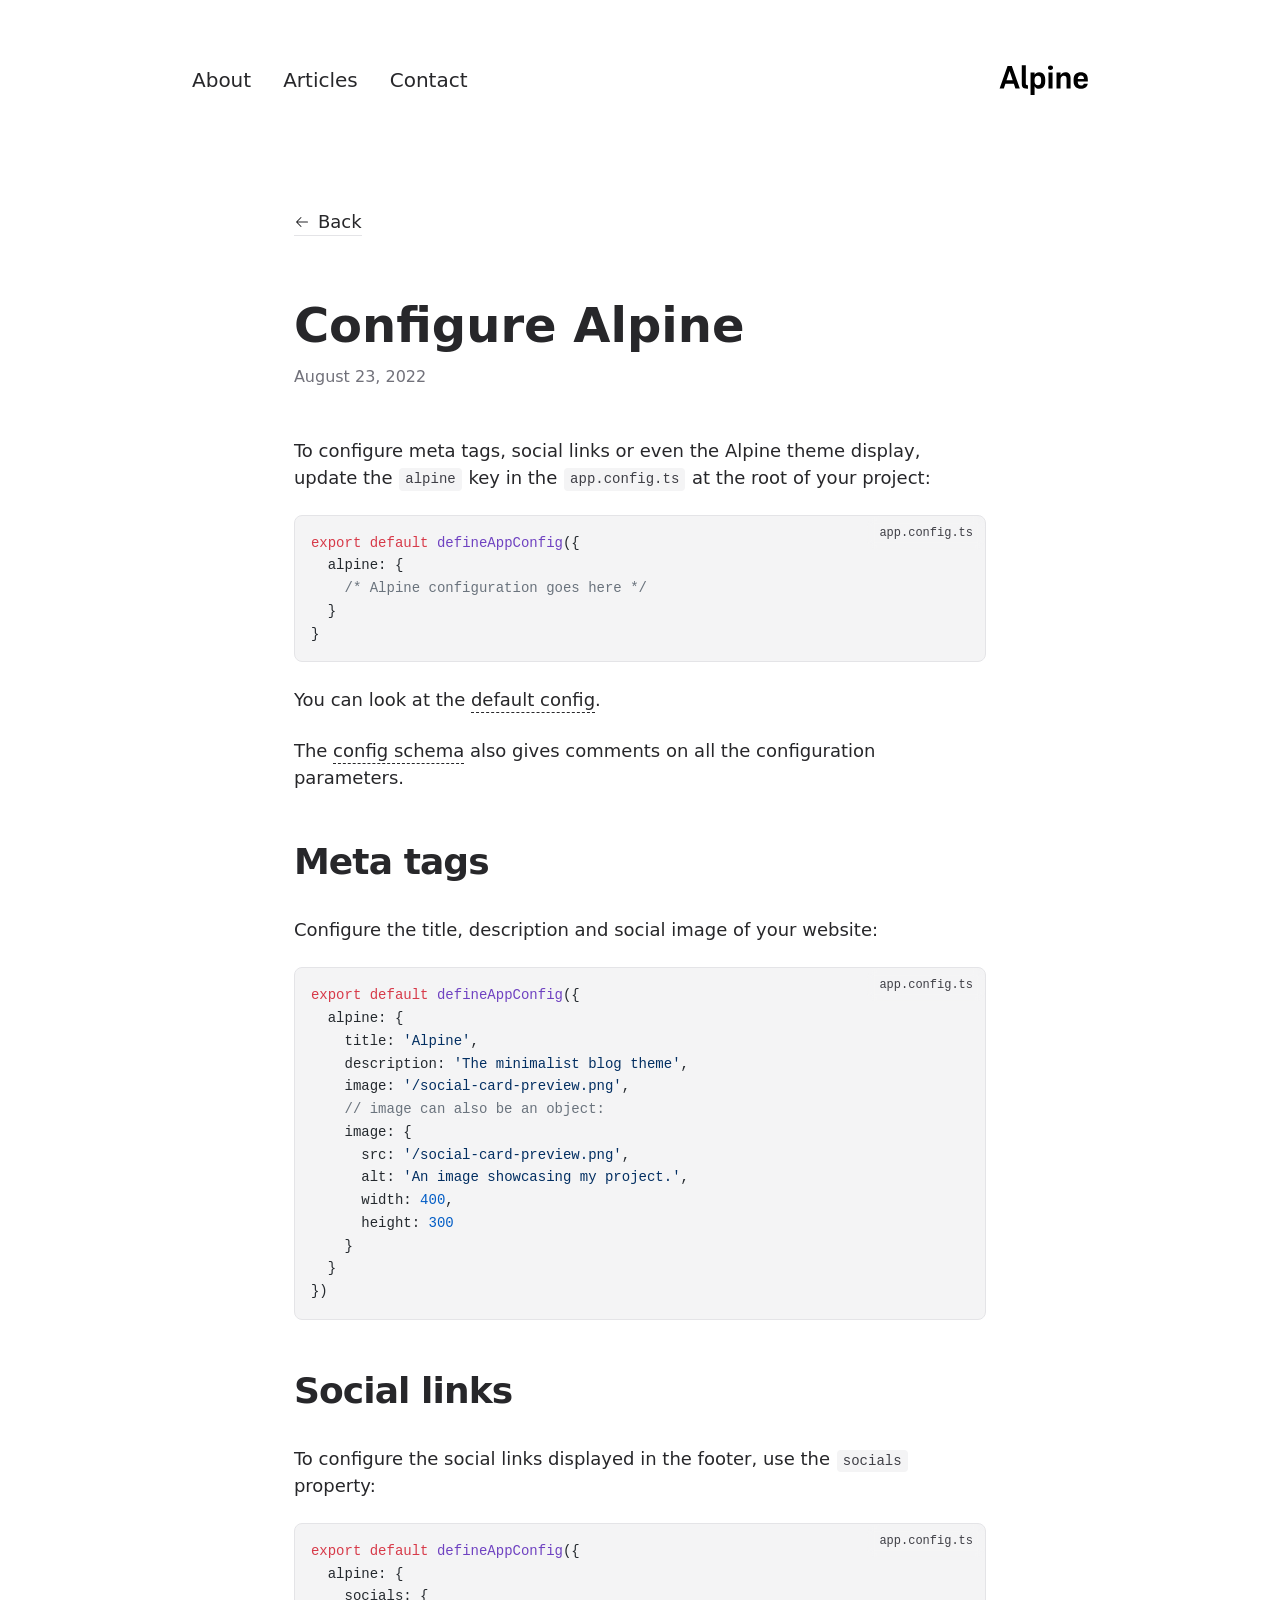
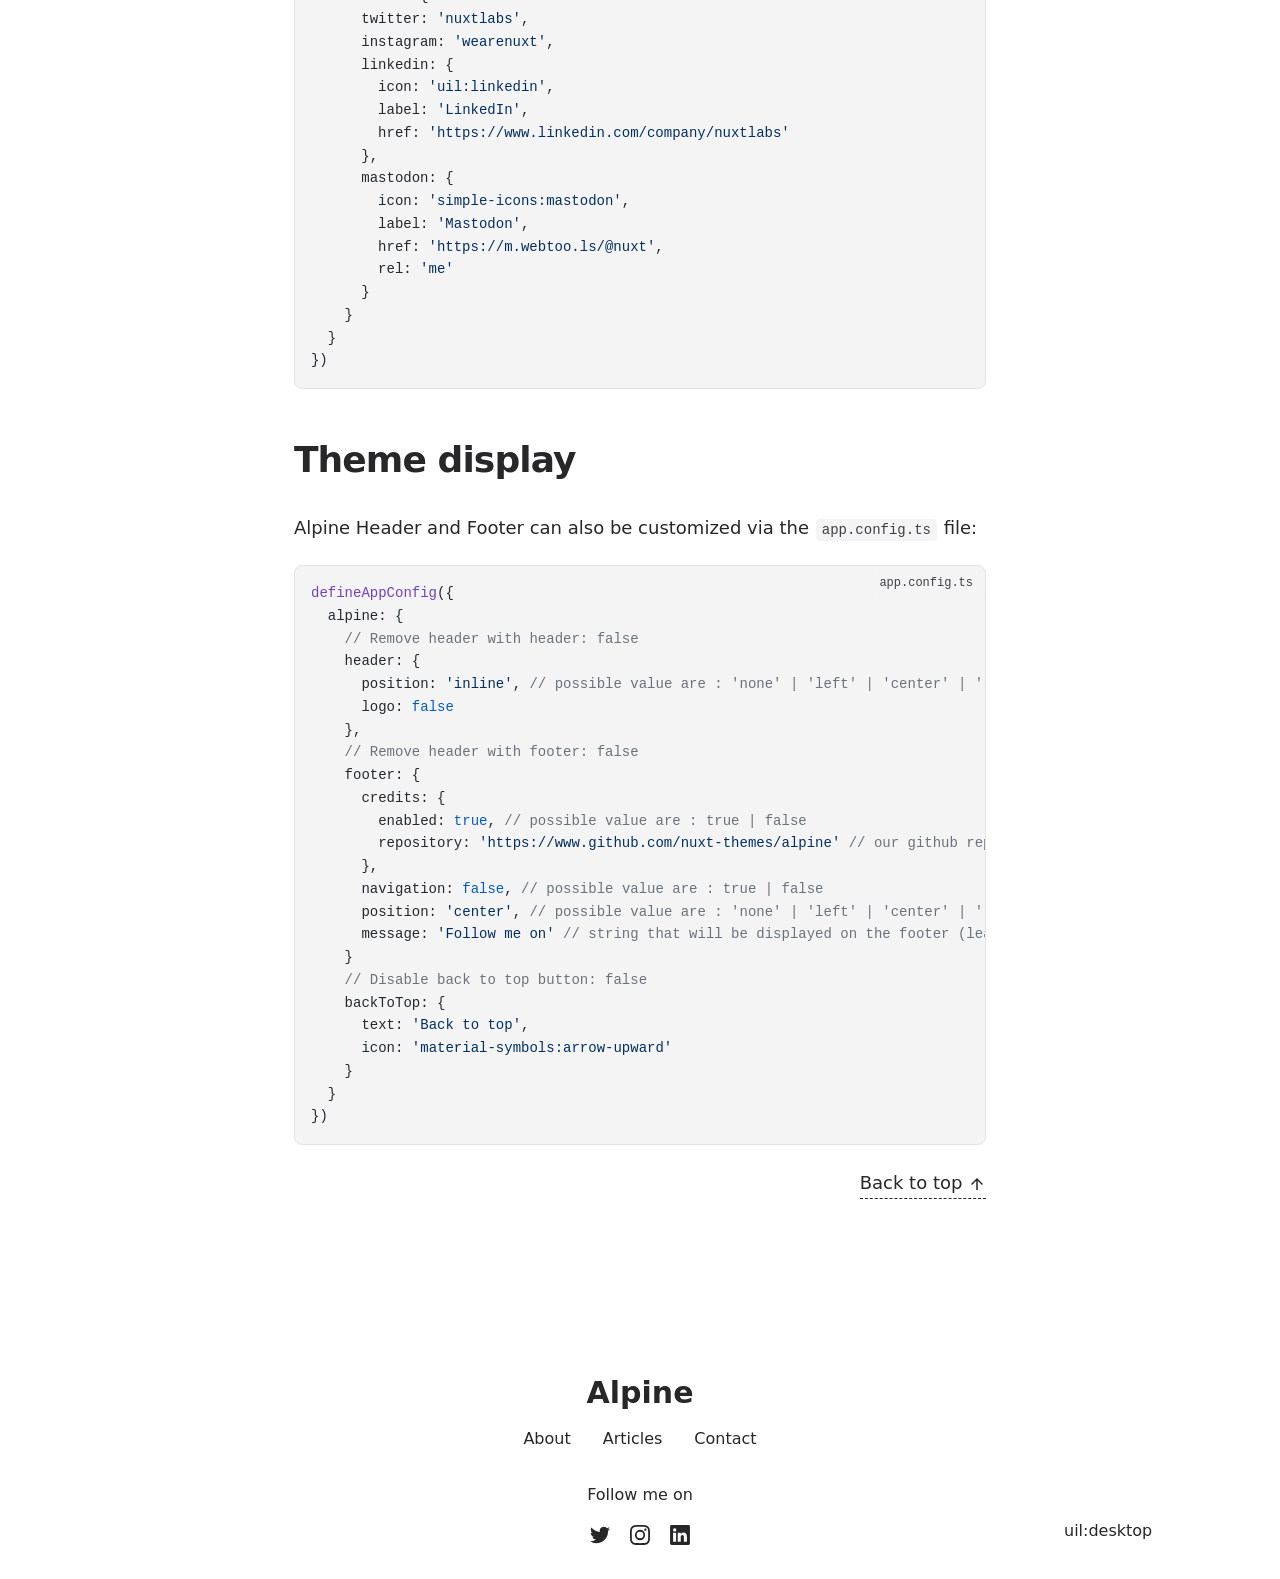
<file: articles/configure/index.html>
<!DOCTYPE html><html lang="en"><head><meta charset="utf-8">
<meta name="viewport" content="width=device-width, initial-scale=1">
<title>Configure Alpine</title>
<meta name="twitter:card" content="summary_large_image">
<meta property="og:image:width" content="400">
<meta property="og:image:height" content="300">
<meta property="og:image:alt" content="An image showcasing my project.">
<meta property="og:title" content="Configure Alpine">
<meta name="description" content="Learn how to configure Alpine with the app.config.ts file.">
<meta property="og:description" content="Learn how to configure Alpine with the app.config.ts file.">
<meta property="og:image" content="/articles/configure-alpine.webp">
<link rel="preload" as="fetch" crossorigin="anonymous" href="/articles/configure/_payload.json">
<link rel="stylesheet" href="/_nuxt/entry.FudVuvg6.css">
<link rel="stylesheet" href="/_nuxt/DocumentDrivenNotFound.sBqeaYwa.css">
<link rel="stylesheet" href="/_nuxt/article.UVm-8lGZ.css">
<link rel="stylesheet" href="/_nuxt/ProseA.MK_cmGdZ.css">
<link rel="stylesheet" href="/_nuxt/ProseH1.bt9N-bae.css">
<link rel="stylesheet" href="/_nuxt/ProseP.6hnK9jAW.css">
<link rel="stylesheet" href="/_nuxt/ProseCodeInline.4oq2QBm9.css">
<link rel="stylesheet" href="/_nuxt/ProsePre.nIRUQbb-.css">
<link rel="stylesheet" href="/_nuxt/ProseCode.czf7OLSA.css">
<link rel="stylesheet" href="/_nuxt/ProseH2.K4Xbia0A.css">
<link rel="modulepreload" as="script" crossorigin href="/_nuxt/entry.LUJTMDX0.js">
<link rel="modulepreload" as="script" crossorigin href="/_nuxt/NuxtImg.zgv-Yt4J.js">
<link rel="modulepreload" as="script" crossorigin href="/_nuxt/document-driven.G-i13rNz.js">
<link rel="modulepreload" as="script" crossorigin href="/_nuxt/DocumentDrivenEmpty.FGKAV1cT.js">
<link rel="modulepreload" as="script" crossorigin href="/_nuxt/ContentRenderer.Bf4Npaw1.js">
<link rel="modulepreload" as="script" crossorigin href="/_nuxt/ContentRendererMarkdown.vue.IWji9K3S.js">
<link rel="modulepreload" as="script" crossorigin href="/_nuxt/preview.qXipC--V.js">
<link rel="modulepreload" as="script" crossorigin href="/_nuxt/DocumentDrivenNotFound.RIDsAD8K.js">
<link rel="modulepreload" as="script" crossorigin href="/_nuxt/article.xF02ZJ73.js">
<link rel="modulepreload" as="script" crossorigin href="/_nuxt/ProseA.XfG_abdx.js">
<link rel="modulepreload" as="script" crossorigin href="/_nuxt/date.3uOv5BcS.js">
<link rel="modulepreload" as="script" crossorigin href="/_nuxt/ContentRendererMarkdown.M2jYsLVJ.js">
<link rel="modulepreload" as="script" crossorigin href="/_nuxt/ProseH1.at032Kul.js">
<link rel="modulepreload" as="script" crossorigin href="/_nuxt/ProseP.hN2G5wwu.js">
<link rel="modulepreload" as="script" crossorigin href="/_nuxt/ProseCodeInline.EZ-BBsx9.js">
<link rel="modulepreload" as="script" crossorigin href="/_nuxt/ProsePre.qGHy04gg.js">
<link rel="modulepreload" as="script" crossorigin href="/_nuxt/ProseCode.yA8yB6p_.js">
<link rel="modulepreload" as="script" crossorigin href="/_nuxt/ProseH2.sGPKsH7e.js">
<link rel="prefetch" as="script" crossorigin href="/_nuxt/default.46i4-k1r.js">
<link rel="prefetch" as="script" crossorigin href="/_nuxt/page.ddbBoPlj.js">
<link rel="prefetch" as="script" crossorigin href="/_nuxt/client-db.HfyJH-Ed.js">
<link rel="prefetch" as="script" crossorigin href="/_nuxt/slugify.5l9FwDG8.js">
<link rel="prefetch" as="style" href="/_nuxt/useStudio.3MfaGMCn.css">
<link rel="prefetch" as="script" crossorigin href="/_nuxt/useStudio.aLETKT4X.js">
<link rel="prefetch" as="script" crossorigin href="/_nuxt/query.8ji5i3kK.js">
<link rel="prefetch" as="style" href="/_nuxt/error-404._LjjY-y0.css">
<link rel="prefetch" as="script" crossorigin href="/_nuxt/error-404.Z0wGr-BM.js">
<link rel="prefetch" as="style" href="/_nuxt/error-500.Ke0_YfD7.css">
<link rel="prefetch" as="script" crossorigin href="/_nuxt/error-500.fWJp_Kd8.js">
<script type="module" src="/_nuxt/entry.LUJTMDX0.js" crossorigin></script><style id="pinceau-runtime-hydratable">@media{.phy[--]{--puid:pzS_zz-v;}.pv-kWrxte{max-width:var(--elements-container-maxWidth);padding-left:var(--elements-container-padding-mobile);padding-right:var(--elements-container-padding-mobile);}@media (min-width: 475px){.pv-kWrxte{padding-left:var(--elements-container-padding-xs);padding-right:var(--elements-container-padding-xs);}}@media (min-width: 640px){.pv-kWrxte{padding-left:var(--elements-container-padding-sm);padding-right:var(--elements-container-padding-sm);}}@media (min-width: 768px){.pv-kWrxte{padding-left:var(--elements-container-padding-md);padding-right:var(--elements-container-padding-md);}}} </style><style id="pinceau-theme">@media { :root {--pinceau-mq: initial; --alpine-readableLine: 68ch;--alpine-backdrop-backgroundColor: #f4f4f5b3;--prose-code-inline-padding: 0.2rem 0.375rem 0.2rem 0.375rem;--prose-code-block-backdropFilter: contrast(1);--prose-code-block-border-style: solid;--prose-code-block-border-width: 1px;--prose-tbody-tr-borderBottom-style: dashed;--prose-tbody-tr-borderBottom-width: 1px;--prose-th-textAlign: inherit;--prose-thead-borderBottom-style: solid;--prose-thead-borderBottom-width: 1px;--prose-thead-border-style: solid;--prose-thead-border-width: 0px;--prose-table-textAlign: start;--prose-hr-width: 1px;--prose-hr-style: solid;--prose-li-listStylePosition: outside;--prose-ol-li-markerColor: currentColor;--prose-ol-paddingInlineStart: 21px;--prose-ol-listStyleType: decimal;--prose-ul-li-markerColor: currentColor;--prose-ul-paddingInlineStart: 21px;--prose-ul-listStyleType: disc;--prose-blockquote-border-style: solid;--prose-blockquote-border-width: 4px;--prose-blockquote-quotes: '201C' '201D' '2018' '2019';--prose-blockquote-paddingInlineStart: 24px;--prose-a-code-color-hover: currentColor;--prose-a-code-color-static: currentColor;--prose-a-hasCode-borderBottom: none;--prose-a-border-distance: 2px;--prose-a-border-color-hover: currentColor;--prose-a-border-color-static: currentColor;--prose-a-border-style-hover: solid;--prose-a-border-style-static: dashed;--prose-a-border-width: 1px;--prose-a-color-static: inherit;--prose-a-textDecoration: none;--prose-h6-margin: 3rem 0 2rem;--prose-h5-margin: 3rem 0 2rem;--prose-h4-margin: 3rem 0 2rem;--prose-h3-margin: 3rem 0 2rem;--prose-h2-margin: 3rem 0 2rem;--prose-h1-margin: 0 0 2rem;--prose-p-fontSize: 18px;--typography-lead-loose: 2;--typography-lead-relaxed: 1.625;--typography-lead-normal: 1.5;--typography-lead-snug: 1.375;--typography-lead-tight: 1.25;--typography-lead-none: 1;--typography-lead-10: 2.5rem;--typography-lead-9: 2.25rem;--typography-lead-8: 2rem;--typography-lead-7: 1.75rem;--typography-lead-6: 1.5rem;--typography-lead-5: 1.25rem;--typography-lead-4: 1rem;--typography-lead-3: .75rem;--typography-lead-2: .5rem;--typography-lead-1: .025rem;--typography-fontWeight-black: 900;--typography-fontWeight-extrabold: 800;--typography-fontWeight-bold: 700;--typography-fontWeight-semibold: 600;--typography-fontWeight-medium: 500;--typography-fontWeight-normal: 400;--typography-fontWeight-light: 300;--typography-fontWeight-extralight: 200;--typography-fontWeight-thin: 100;--typography-fontSize-9xl: 128px;--typography-fontSize-8xl: 96px;--typography-fontSize-7xl: 72px;--typography-fontSize-6xl: 60px;--typography-fontSize-5xl: 48px;--typography-fontSize-4xl: 36px;--typography-fontSize-3xl: 30px;--typography-fontSize-2xl: 24px;--typography-fontSize-xl: 20px;--typography-fontSize-lg: 18px;--typography-fontSize-base: 16px;--typography-fontSize-sm: 14px;--typography-fontSize-xs: 12px;--typography-letterSpacing-wide: 0.025em;--typography-letterSpacing-tight: -0.025em;--typography-verticalMargin-base: 24px;--typography-verticalMargin-sm: 16px;--elements-border-secondary-hover: [object Object];--elements-backdrop-background: #fffc;--elements-backdrop-filter: saturate(200%) blur(20px);--elements-container-maxWidth: 64rem;--lead-loose: 2;--lead-relaxed: 1.625;--lead-normal: 1.5;--lead-snug: 1.375;--lead-tight: 1.25;--lead-none: 1;--lead-10: 2.5rem;--lead-9: 2.25rem;--lead-8: 2rem;--lead-7: 1.75rem;--lead-6: 1.5rem;--lead-5: 1.25rem;--lead-4: 1rem;--lead-3: .75rem;--lead-2: .5rem;--lead-1: .025rem;--letterSpacing-widest: 0.1em;--letterSpacing-wider: 0.05em;--letterSpacing-wide: 0.025em;--letterSpacing-normal: 0em;--letterSpacing-tight: -0.025em;--letterSpacing-tighter: -0.05em;--fontSize-9xl: 8rem;--fontSize-8xl: 6rem;--fontSize-7xl: 4.5rem;--fontSize-6xl: 3.75rem;--fontSize-5xl: 3rem;--fontSize-4xl: 2.25rem;--fontSize-3xl: 1.875rem;--fontSize-2xl: 1.5rem;--fontSize-xl: 1.25rem;--fontSize-lg: 1.125rem;--fontSize-base: 1rem;--fontSize-sm: 0.875rem;--fontSize-xs: 0.75rem;--fontWeight-black: 900;--fontWeight-extrabold: 800;--fontWeight-bold: 700;--fontWeight-semibold: 600;--fontWeight-medium: 500;--fontWeight-normal: 400;--fontWeight-light: 300;--fontWeight-extralight: 200;--fontWeight-thin: 100;--font-mono: ui-monospace, SFMono-Regular, Menlo, Monaco, Consolas, Liberation Mono, Courier New, monospace;--font-serif: ui-serif, Georgia, Cambria, Times New Roman, Times, serif;--font-sans: ui-sans-serif, system-ui, -apple-system, BlinkMacSystemFont, Segoe UI, Roboto, Helvetica Neue, Arial, Noto Sans, sans-serif, Apple Color Emoji, Segoe UI Emoji, Segoe UI Symbol, Noto Color Emoji;--opacity-total: 1;--opacity-high: 0.8;--opacity-medium: 0.5;--opacity-soft: 0.3;--opacity-light: 0.15;--opacity-bright: 0.1;--opacity-noOpacity: 0;--borderWidth-lg: 3px;--borderWidth-md: 2px;--borderWidth-sm: 1px;--borderWidth-noBorder: 0;--space-rem-875: 0.875rem;--space-rem-625: 0.625rem;--space-rem-375: 0.375rem;--space-rem-125: 0.125rem;--space-px: 1px;--space-128: 32rem;--space-96: 24rem;--space-80: 20rem;--space-72: 18rem;--space-64: 16rem;--space-60: 15rem;--space-56: 14rem;--space-52: 13rem;--space-48: 12rem;--space-44: 11rem;--space-40: 10rem;--space-36: 9rem;--space-32: 8rem;--space-28: 7rem;--space-24: 6rem;--space-20: 5rem;--space-16: 4rem;--space-14: 3.5rem;--space-12: 3rem;--space-11: 2.75rem;--space-10: 2.5rem;--space-9: 2.25rem;--space-8: 2rem;--space-7: 1.75rem;--space-6: 1.5rem;--space-5: 1.25rem;--space-4: 1rem;--space-3: 0.75rem;--space-2: 0.5rem;--space-1: 0.25rem;--space-0: 0px;--size-full: 100%;--size-7xl: 80rem;--size-6xl: 72rem;--size-5xl: 64rem;--size-4xl: 56rem;--size-3xl: 48rem;--size-2xl: 42rem;--size-xl: 36rem;--size-lg: 32rem;--size-md: 28rem;--size-sm: 24rem;--size-xs: 20rem;--size-200: 200px;--size-104: 104px;--size-80: 80px;--size-64: 64px;--size-56: 56px;--size-48: 48px;--size-40: 40px;--size-32: 32px;--size-24: 24px;--size-20: 20px;--size-16: 16px;--size-12: 12px;--size-8: 8px;--size-6: 6px;--size-4: 4px;--size-2: 2px;--size-0: 0px;--radii-full: 9999px;--radii-3xl: 1.75rem;--radii-2xl: 1.5rem;--radii-xl: 1rem;--radii-lg: 0.75rem;--radii-md: 0.5rem;--radii-sm: 0.375rem;--radii-xs: 0.25rem;--radii-2xs: 0.125rem;--radii-none: 0px;--shadow-none: 0px 0px 0px 0px transparent;--shadow-lg: 0px 10px 15px -3px #000000, 0px 4px 6px -4px #000000;--shadow-md: 0px 4px 6px -1px #000000, 0px 2px 4px -2px #000000;--shadow-sm: 0px 1px 3px 0px #000000, 0px 1px 2px -1px #000000;--shadow-xs: 0px 1px 2px 0px #000000;--height-screen: 100vh;--width-screen: 100vw;--color-primary-900: #002e38;--color-primary-800: #005c70;--color-primary-700: #008aa9;--color-primary-600: #00b9e1;--color-primary-500: #1ad6ff;--color-primary-400: #40ddff;--color-primary-300: #66e4ff;--color-primary-200: #8deaff;--color-primary-100: #b3f1ff;--color-primary-50: #d9f8ff;--color-ruby-900: #380011;--color-ruby-800: #700021;--color-ruby-700: #a90032;--color-ruby-600: #e10043;--color-ruby-500: #ff1a5e;--color-ruby-400: #ff4079;--color-ruby-300: #ff6694;--color-ruby-200: #ff8dae;--color-ruby-100: #ffb3c9;--color-ruby-50: #ffd9e4;--color-pink-900: #380025;--color-pink-800: #70004b;--color-pink-700: #a90070;--color-pink-600: #e10095;--color-pink-500: #ff1ab2;--color-pink-400: #ff40bf;--color-pink-300: #ff66cc;--color-pink-200: #ff8dd8;--color-pink-100: #ffb3e5;--color-pink-50: #ffd9f2;--color-purple-900: #190038;--color-purple-800: #330070;--color-purple-700: #4c00a9;--color-purple-600: #6500e1;--color-purple-500: #811aff;--color-purple-400: #9640ff;--color-purple-300: #ab66ff;--color-purple-200: #c08dff;--color-purple-100: #d5b3ff;--color-purple-50: #ead9ff;--color-royalblue-900: #0b0531;--color-royalblue-800: #160a62;--color-royalblue-700: #211093;--color-royalblue-600: #2c15c4;--color-royalblue-500: #4127e8;--color-royalblue-400: #614bec;--color-royalblue-300: #806ff0;--color-royalblue-200: #a093f3;--color-royalblue-100: #c0b7f7;--color-royalblue-50: #dfdbfb;--color-indigoblue-900: #001238;--color-indigoblue-800: #002370;--color-indigoblue-700: #0035a9;--color-indigoblue-600: #0047e1;--color-indigoblue-500: #1a62ff;--color-indigoblue-400: #407cff;--color-indigoblue-300: #6696ff;--color-indigoblue-200: #8db0ff;--color-indigoblue-100: #b3cbff;--color-indigoblue-50: #d9e5ff;--color-blue-900: #002438;--color-blue-800: #004870;--color-blue-700: #006ca9;--color-blue-600: #0090e1;--color-blue-500: #1aadff;--color-blue-400: #40bbff;--color-blue-300: #66c8ff;--color-blue-200: #8dd6ff;--color-blue-100: #b3e4ff;--color-blue-50: #d9f1ff;--color-lightblue-900: #002e38;--color-lightblue-800: #005c70;--color-lightblue-700: #008aa9;--color-lightblue-600: #00b9e1;--color-lightblue-500: #1ad6ff;--color-lightblue-400: #40ddff;--color-lightblue-300: #66e4ff;--color-lightblue-200: #8deaff;--color-lightblue-100: #b3f1ff;--color-lightblue-50: #d9f8ff;--color-teal-900: #062a28;--color-teal-800: #0b544f;--color-teal-700: #117d77;--color-teal-600: #16a79e;--color-teal-500: #1cd1c6;--color-teal-400: #36e4da;--color-teal-300: #5fe9e1;--color-teal-200: #87efe9;--color-teal-100: #aff4f0;--color-teal-50: #d7faf8;--color-pear-900: #2a2b09;--color-pear-800: #545512;--color-pear-700: #7e801b;--color-pear-600: #a8aa24;--color-pear-500: #d0d32f;--color-pear-400: #d8da52;--color-pear-300: #e0e274;--color-pear-200: #e8e997;--color-pear-100: #eff0ba;--color-pear-50: #f7f8dc;--color-red-900: #380300;--color-red-800: #700700;--color-red-700: #a90a00;--color-red-600: #e10e00;--color-red-500: #ff281a;--color-red-400: #ff4c40;--color-red-300: #ff7066;--color-red-200: #ff948d;--color-red-100: #ffb7b3;--color-red-50: #ffdbd9;--color-orange-900: #381800;--color-orange-800: #702f00;--color-orange-700: #a94700;--color-orange-600: #e15e00;--color-orange-500: #ff7a1a;--color-orange-400: #ff9040;--color-orange-300: #ffa666;--color-orange-200: #ffbd8d;--color-orange-100: #ffd3b3;--color-orange-50: #ffe9d9;--color-yellow-900: #362b03;--color-yellow-800: #6d5605;--color-yellow-700: #a38108;--color-yellow-600: #daac0a;--color-yellow-500: #f5c828;--color-yellow-400: #f7d14c;--color-yellow-300: #f8da70;--color-yellow-200: #fae393;--color-yellow-100: #fcedb7;--color-yellow-50: #fdf6db;--color-green-900: #003f25;--color-green-800: #005e38;--color-green-700: #007e4a;--color-green-600: #009d5d;--color-green-500: #00bd6f;--color-green-400: #00dc82;--color-green-300: #30ffaa;--color-green-200: #83ffcc;--color-green-100: #acffdd;--color-green-50: #d6ffee;--color-gray-900: #18181B;--color-gray-800: #27272A;--color-gray-700: #3f3f46;--color-gray-600: #52525B;--color-gray-500: #71717A;--color-gray-400: #a1a1aa;--color-gray-300: #D4d4d8;--color-gray-200: #e4e4e7;--color-gray-100: #f4f4f5;--color-gray-50: #fafafa;--color-black: #0c0c0d;--color-white: #FFFFFF;--media-portrait: only screen and (orientation: portrait);--media-landscape: only screen and (orientation: landscape);--media-rm: (prefers-reduced-motion: reduce);--media-2xl: (min-width: 1536px);--media-xl: (min-width: 1280px);--media-lg: (min-width: 1024px);--media-md: (min-width: 768px);--media-sm: (min-width: 640px);--media-xs: (min-width: 475px);--alpine-body-color: var(--color-gray-800);--alpine-body-backgroundColor: var(--color-white);--prose-code-inline-fontWeight: var(--typography-fontWeight-normal);--prose-code-inline-fontSize: var(--typography-fontSize-sm);--prose-code-inline-borderRadius: var(--radii-xs);--prose-code-block-pre-padding: var(--typography-verticalMargin-sm);--prose-code-block-margin: var(--typography-verticalMargin-base) 0;--prose-code-block-fontSize: var(--typography-fontSize-sm);--prose-tbody-code-inline-fontSize: var(--typography-fontSize-sm);--prose-tbody-td-padding: var(--typography-verticalMargin-sm);--prose-th-fontWeight: var(--typography-fontWeight-semibold);--prose-th-padding: 0 var(--typography-verticalMargin-sm) var(--typography-verticalMargin-sm) var(--typography-verticalMargin-sm);--prose-table-lineHeight: var(--typography-lead-6);--prose-table-fontSize: var(--typography-fontSize-sm);--prose-table-margin: var(--typography-verticalMargin-base) 0;--prose-hr-margin: var(--typography-verticalMargin-base) 0;--prose-li-margin: var(--typography-verticalMargin-sm) 0;--prose-ol-margin: var(--typography-verticalMargin-base) 0;--prose-ul-margin: var(--typography-verticalMargin-base) 0;--prose-blockquote-margin: var(--typography-verticalMargin-base) 0;--prose-a-code-border-style: var(--prose-a-border-style-static);--prose-a-code-border-width: var(--prose-a-border-width);--prose-a-fontWeight: var(--typography-fontWeight-medium);--prose-img-margin: var(--typography-verticalMargin-base) 0;--prose-strong-fontWeight: var(--typography-fontWeight-semibold);--prose-h6-iconSize: var(--typography-fontSize-base);--prose-h6-fontWeight: var(--typography-fontWeight-semibold);--prose-h6-lineHeight: var(--typography-lead-normal);--prose-h6-fontSize: var(--typography-fontSize-lg);--prose-h5-iconSize: var(--typography-fontSize-lg);--prose-h5-fontWeight: var(--typography-fontWeight-semibold);--prose-h5-lineHeight: var(--typography-lead-snug);--prose-h5-fontSize: var(--typography-fontSize-xl);--prose-h4-iconSize: var(--typography-fontSize-lg);--prose-h4-letterSpacing: var(--typography-letterSpacing-tight);--prose-h4-fontWeight: var(--typography-fontWeight-semibold);--prose-h4-lineHeight: var(--typography-lead-snug);--prose-h4-fontSize: var(--typography-fontSize-2xl);--prose-h3-iconSize: var(--typography-fontSize-xl);--prose-h3-letterSpacing: var(--typography-letterSpacing-tight);--prose-h3-fontWeight: var(--typography-fontWeight-semibold);--prose-h3-lineHeight: var(--typography-lead-snug);--prose-h3-fontSize: var(--typography-fontSize-3xl);--prose-h2-iconSize: var(--typography-fontSize-2xl);--prose-h2-letterSpacing: var(--typography-letterSpacing-tight);--prose-h2-fontWeight: var(--typography-fontWeight-semibold);--prose-h2-lineHeight: var(--typography-lead-tight);--prose-h2-fontSize: var(--typography-fontSize-4xl);--prose-h1-iconSize: var(--typography-fontSize-3xl);--prose-h1-letterSpacing: var(--typography-letterSpacing-tight);--prose-h1-fontWeight: var(--typography-fontWeight-bold);--prose-h1-lineHeight: var(--typography-lead-tight);--prose-h1-fontSize: var(--typography-fontSize-5xl);--prose-p-br-margin: var(--typography-verticalMargin-base) 0 0 0;--prose-p-margin: var(--typography-verticalMargin-base) 0;--prose-p-lineHeight: var(--typography-lead-normal);--typography-color-primary-900: var(--color-primary-900);--typography-color-primary-800: var(--color-primary-800);--typography-color-primary-700: var(--color-primary-700);--typography-color-primary-600: var(--color-primary-600);--typography-color-primary-500: var(--color-primary-500);--typography-color-primary-400: var(--color-primary-400);--typography-color-primary-300: var(--color-primary-300);--typography-color-primary-200: var(--color-primary-200);--typography-color-primary-100: var(--color-primary-100);--typography-color-primary-50: var(--color-primary-50);--typography-font-code: var(--font-mono);--typography-font-body: var(--font-sans);--typography-font-display: var(--font-sans);--typography-body-backgroundColor: var(--color-white);--typography-body-color: var(--color-black);--elements-state-danger-borderColor-secondary: var(--color-red-200);--elements-state-danger-borderColor-primary: var(--color-red-100);--elements-state-danger-backgroundColor-secondary: var(--color-red-100);--elements-state-danger-backgroundColor-primary: var(--color-red-50);--elements-state-danger-color-secondary: var(--color-red-600);--elements-state-danger-color-primary: var(--color-red-500);--elements-state-warning-borderColor-secondary: var(--color-yellow-200);--elements-state-warning-borderColor-primary: var(--color-yellow-100);--elements-state-warning-backgroundColor-secondary: var(--color-yellow-100);--elements-state-warning-backgroundColor-primary: var(--color-yellow-50);--elements-state-warning-color-secondary: var(--color-yellow-700);--elements-state-warning-color-primary: var(--color-yellow-600);--elements-state-success-borderColor-secondary: var(--color-green-200);--elements-state-success-borderColor-primary: var(--color-green-100);--elements-state-success-backgroundColor-secondary: var(--color-green-100);--elements-state-success-backgroundColor-primary: var(--color-green-50);--elements-state-success-color-secondary: var(--color-green-600);--elements-state-success-color-primary: var(--color-green-500);--elements-state-info-borderColor-secondary: var(--color-blue-200);--elements-state-info-borderColor-primary: var(--color-blue-100);--elements-state-info-backgroundColor-secondary: var(--color-blue-100);--elements-state-info-backgroundColor-primary: var(--color-blue-50);--elements-state-info-color-secondary: var(--color-blue-600);--elements-state-info-color-primary: var(--color-blue-500);--elements-state-primary-borderColor-secondary: var(--color-primary-200);--elements-state-primary-borderColor-primary: var(--color-primary-100);--elements-state-primary-backgroundColor-secondary: var(--color-primary-100);--elements-state-primary-backgroundColor-primary: var(--color-primary-50);--elements-state-primary-color-secondary: var(--color-primary-700);--elements-state-primary-color-primary: var(--color-primary-600);--elements-surface-secondary-backgroundColor: var(--color-gray-200);--elements-surface-primary-backgroundColor: var(--color-gray-100);--elements-surface-background-base: var(--color-gray-100);--elements-border-secondary-static: var(--color-gray-200);--elements-border-primary-hover: var(--color-gray-200);--elements-border-primary-static: var(--color-gray-100);--elements-container-padding-md: var(--space-16);--elements-container-padding-sm: var(--space-12);--elements-container-padding-xs: var(--space-8);--elements-container-padding-mobile: var(--space-6);--elements-text-secondary-color-hover: var(--color-gray-700);--elements-text-secondary-color-static: var(--color-gray-500);--elements-text-primary-color-static: var(--color-gray-900);--text-6xl-lineHeight: var(--lead-none);--text-6xl-fontSize: var(--fontSize-6xl);--text-5xl-lineHeight: var(--lead-none);--text-5xl-fontSize: var(--fontSize-5xl);--text-4xl-lineHeight: var(--lead-10);--text-4xl-fontSize: var(--fontSize-4xl);--text-3xl-lineHeight: var(--lead-9);--text-3xl-fontSize: var(--fontSize-3xl);--text-2xl-lineHeight: var(--lead-8);--text-2xl-fontSize: var(--fontSize-2xl);--text-xl-lineHeight: var(--lead-7);--text-xl-fontSize: var(--fontSize-xl);--text-lg-lineHeight: var(--lead-7);--text-lg-fontSize: var(--fontSize-lg);--text-base-lineHeight: var(--lead-6);--text-base-fontSize: var(--fontSize-base);--text-sm-lineHeight: var(--lead-5);--text-sm-fontSize: var(--fontSize-sm);--text-xs-lineHeight: var(--lead-4);--text-xs-fontSize: var(--fontSize-xs);--shadow-2xl: 0px 25px 50px -12px var(--color-gray-900);--shadow-xl: 0px 20px 25px -5px var(--color-gray-400), 0px 8px 10px -6px #000000;--color-secondary-900: var(--color-gray-900);--color-secondary-800: var(--color-gray-800);--color-secondary-700: var(--color-gray-700);--color-secondary-600: var(--color-gray-600);--color-secondary-500: var(--color-gray-500);--color-secondary-400: var(--color-gray-400);--color-secondary-300: var(--color-gray-300);--color-secondary-200: var(--color-gray-200);--color-secondary-100: var(--color-gray-100);--color-secondary-50: var(--color-gray-50);--prose-a-code-background-hover: var(--typography-color-primary-50);--prose-a-code-border-color-hover: var(--typography-color-primary-500);--prose-a-color-hover: var(--typography-color-primary-500);--typography-color-secondary-900: var(--color-secondary-900);--typography-color-secondary-800: var(--color-secondary-800);--typography-color-secondary-700: var(--color-secondary-700);--typography-color-secondary-600: var(--color-secondary-600);--typography-color-secondary-500: var(--color-secondary-500);--typography-color-secondary-400: var(--color-secondary-400);--typography-color-secondary-300: var(--color-secondary-300);--typography-color-secondary-200: var(--color-secondary-200);--typography-color-secondary-100: var(--color-secondary-100);--typography-color-secondary-50: var(--color-secondary-50);--prose-code-inline-backgroundColor: var(--typography-color-secondary-100);--prose-code-inline-color: var(--typography-color-secondary-700);--prose-code-block-backgroundColor: var(--typography-color-secondary-100);--prose-code-block-color: var(--typography-color-secondary-700);--prose-code-block-border-color: var(--typography-color-secondary-200);--prose-tbody-tr-borderBottom-color: var(--typography-color-secondary-200);--prose-th-color: var(--typography-color-secondary-600);--prose-thead-borderBottom-color: var(--typography-color-secondary-200);--prose-thead-border-color: var(--typography-color-secondary-300);--prose-hr-color: var(--typography-color-secondary-200);--prose-blockquote-border-color: var(--typography-color-secondary-200);--prose-blockquote-color: var(--typography-color-secondary-500);--prose-a-code-border-color-static: var(--typography-color-secondary-400); } }@media { :root.dark {--pinceau-mq: dark; --alpine-backdrop-backgroundColor: #18181bb3;--prose-code-block-backdropFilter: contrast(1);--prose-ol-li-markerColor: currentColor;--prose-ul-li-markerColor: currentColor;--prose-a-code-color-hover: currentColor;--prose-a-code-color-static: currentColor;--prose-a-border-color-hover: currentColor;--prose-a-border-color-static: currentColor;--prose-a-color-static: inherit;--elements-backdrop-background: #0c0d0ccc;--alpine-body-color: var(--color-gray-200);--alpine-body-backgroundColor: var(--color-black);--typography-body-backgroundColor: var(--color-black);--typography-body-color: var(--color-white);--elements-state-danger-borderColor-secondary: var(--color-red-700);--elements-state-danger-borderColor-primary: var(--color-red-800);--elements-state-danger-backgroundColor-secondary: var(--color-red-800);--elements-state-danger-backgroundColor-primary: var(--color-red-900);--elements-state-danger-color-secondary: var(--color-red-200);--elements-state-danger-color-primary: var(--color-red-300);--elements-state-warning-borderColor-secondary: var(--color-yellow-700);--elements-state-warning-borderColor-primary: var(--color-yellow-800);--elements-state-warning-backgroundColor-secondary: var(--color-yellow-800);--elements-state-warning-backgroundColor-primary: var(--color-yellow-900);--elements-state-warning-color-secondary: var(--color-yellow-200);--elements-state-warning-color-primary: var(--color-yellow-400);--elements-state-success-borderColor-secondary: var(--color-green-700);--elements-state-success-borderColor-primary: var(--color-green-800);--elements-state-success-backgroundColor-secondary: var(--color-green-800);--elements-state-success-backgroundColor-primary: var(--color-green-900);--elements-state-success-color-secondary: var(--color-green-200);--elements-state-success-color-primary: var(--color-green-400);--elements-state-info-borderColor-secondary: var(--color-blue-700);--elements-state-info-borderColor-primary: var(--color-blue-800);--elements-state-info-backgroundColor-secondary: var(--color-blue-800);--elements-state-info-backgroundColor-primary: var(--color-blue-900);--elements-state-info-color-secondary: var(--color-blue-200);--elements-state-info-color-primary: var(--color-blue-400);--elements-state-primary-borderColor-secondary: var(--color-primary-700);--elements-state-primary-borderColor-primary: var(--color-primary-800);--elements-state-primary-backgroundColor-secondary: var(--color-primary-800);--elements-state-primary-backgroundColor-primary: var(--color-primary-900);--elements-state-primary-color-secondary: var(--color-primary-200);--elements-state-primary-color-primary: var(--color-primary-400);--elements-surface-secondary-backgroundColor: var(--color-gray-800);--elements-surface-primary-backgroundColor: var(--color-gray-900);--elements-surface-background-base: var(--color-gray-900);--elements-border-secondary-static: var(--color-gray-800);--elements-border-primary-hover: var(--color-gray-800);--elements-border-primary-static: var(--color-gray-900);--elements-text-secondary-color-hover: var(--color-gray-200);--elements-text-secondary-color-static: var(--color-gray-400);--elements-text-primary-color-static: var(--color-gray-50);--prose-a-code-background-hover: var(--typography-color-primary-900);--prose-a-code-border-color-hover: var(--typography-color-primary-600);--prose-a-color-hover: var(--typography-color-primary-400);--prose-code-inline-backgroundColor: var(--typography-color-secondary-800);--prose-code-inline-color: var(--typography-color-secondary-200);--prose-code-block-backgroundColor: var(--typography-color-secondary-900);--prose-code-block-color: var(--typography-color-secondary-200);--prose-code-block-border-color: var(--typography-color-secondary-800);--prose-tbody-tr-borderBottom-color: var(--typography-color-secondary-800);--prose-th-color: var(--typography-color-secondary-400);--prose-thead-borderBottom-color: var(--typography-color-secondary-800);--prose-thead-border-color: var(--typography-color-secondary-600);--prose-hr-color: var(--typography-color-secondary-800);--prose-blockquote-border-color: var(--typography-color-secondary-700);--prose-blockquote-color: var(--typography-color-secondary-400);--prose-a-code-border-color-static: var(--typography-color-secondary-600); } }</style><script>"use strict";(()=>{const a=window,e=document.documentElement,m=["dark","light"],c=window&&window.localStorage&&window.localStorage.getItem&&window.localStorage.getItem("nuxt-color-mode")||"system";let n=c==="system"?d():c;const l=e.getAttribute("data-color-mode-forced");l&&(n=l),i(n),a["__NUXT_COLOR_MODE__"]={preference:c,value:n,getColorScheme:d,addColorScheme:i,removeColorScheme:f};function i(o){const t=""+o+"",s="";e.classList?e.classList.add(t):e.className+=" "+t,s&&e.setAttribute("data-"+s,o)}function f(o){const t=""+o+"",s="";e.classList?e.classList.remove(t):e.className=e.className.replace(new RegExp(t,"g"),""),s&&e.removeAttribute("data-"+s)}function r(o){return a.matchMedia("(prefers-color-scheme"+o+")")}function d(){if(a.matchMedia&&r("").media!=="not all"){for(const o of m)if(r(":"+o).matches)return o}return"light"}})();
</script></head><body><div id="__nuxt"><div class="container pv-kWrxte pc-pzS_zz app-layout" data-v-3f56e3b3 data-v-1afb8f87><!--[--><div class="nuxt-progress" style="width:0%;height:3px;opacity:0;background-size:Infinity% auto;" data-v-3f56e3b3></div><header class="right" data-v-3f56e3b3 data-v-9d9e217c><div class="menu" data-v-9d9e217c><button aria-label="Navigation Menu" data-v-9d9e217c><svg width="24" height="24" viewBox="0 0 68 68" fill="currentColor" xmlns="http://www.w3.org/2000/svg" data-v-9d9e217c><path d="M8 34C8 32.1362 8 31.2044 8.30448 30.4693C8.71046 29.4892 9.48915 28.7105 10.4693 28.3045C11.2044 28 12.1362 28 14 28C15.8638 28 16.7956 28 17.5307 28.3045C18.5108 28.7105 19.2895 29.4892 19.6955 30.4693C20 31.2044 20 32.1362 20 34C20 35.8638 20 36.7956 19.6955 37.5307C19.2895 38.5108 18.5108 39.2895 17.5307 39.6955C16.7956 40 15.8638 40 14 40C12.1362 40 11.2044 40 10.4693 39.6955C9.48915 39.2895 8.71046 38.5108 8.30448 37.5307C8 36.7956 8 35.8638 8 34Z" data-v-9d9e217c></path><path d="M28 34C28 32.1362 28 31.2044 28.3045 30.4693C28.7105 29.4892 29.4892 28.7105 30.4693 28.3045C31.2044 28 32.1362 28 34 28C35.8638 28 36.7956 28 37.5307 28.3045C38.5108 28.7105 39.2895 29.4892 39.6955 30.4693C40 31.2044 40 32.1362 40 34C40 35.8638 40 36.7956 39.6955 37.5307C39.2895 38.5108 38.5108 39.2895 37.5307 39.6955C36.7956 40 35.8638 40 34 40C32.1362 40 31.2044 40 30.4693 39.6955C29.4892 39.2895 28.7105 38.5108 28.3045 37.5307C28 36.7956 28 35.8638 28 34Z" data-v-9d9e217c></path><path d="M48 34C48 32.1362 48 31.2044 48.3045 30.4693C48.7105 29.4892 49.4892 28.7105 50.4693 28.3045C51.2044 28 52.1362 28 54 28C55.8638 28 56.7956 28 57.5307 28.3045C58.5108 28.7105 59.2895 29.4892 59.6955 30.4693C60 31.2044 60 32.1362 60 34C60 35.8638 60 36.7956 59.6955 37.5307C59.2895 38.5108 58.5108 39.2895 57.5307 39.6955C56.7956 40 55.8638 40 54 40C52.1362 40 51.2044 40 50.4693 39.6955C49.4892 39.2895 48.7105 38.5108 48.3045 37.5307C48 36.7956 48 35.8638 48 34Z" data-v-9d9e217c></path></svg></button></div><div class="overlay" data-v-9d9e217c><nav data-v-9d9e217c data-v-ea9c6b08><ul data-v-ea9c6b08><!--[--><li data-v-ea9c6b08><a href="/" class="" data-v-ea9c6b08><span class="underline-fx" data-v-ea9c6b08></span> About</a></li><li data-v-ea9c6b08><a href="/articles" class="" data-v-ea9c6b08><span class="underline-fx" data-v-ea9c6b08></span> Articles</a></li><li data-v-ea9c6b08><a href="/contact" class="" data-v-ea9c6b08><span class="underline-fx" data-v-ea9c6b08></span> Contact</a></li><!--]--></ul></nav></div><div class="logo" data-v-9d9e217c><a href="/" class="" data-v-9d9e217c><img src="/logo-dark.svg" class="dark-img" alt="alpine" width="89" height="31" data-v-9d9e217c><img src="/logo.svg" class="light-img" alt="alpine" width="89" height="31" data-v-9d9e217c></a></div><div class="main-nav" data-v-9d9e217c><nav data-v-9d9e217c data-v-ea9c6b08><ul data-v-ea9c6b08><!--[--><li data-v-ea9c6b08><a href="/" class="" data-v-ea9c6b08><span class="underline-fx" data-v-ea9c6b08></span> About</a></li><li data-v-ea9c6b08><a href="/articles" class="" data-v-ea9c6b08><span class="underline-fx" data-v-ea9c6b08></span> Articles</a></li><li data-v-ea9c6b08><a href="/contact" class="" data-v-ea9c6b08><span class="underline-fx" data-v-ea9c6b08></span> Contact</a></li><!--]--></ul></nav></div></header><!--[--><div class="document-driven-page"><article data-v-cf4555f5><a href="/articles" class="back" data-v-cf4555f5><svg xmlns="http://www.w3.org/2000/svg" xmlns:xlink="http://www.w3.org/1999/xlink" aria-hidden="true" role="img" class="icon" data-v-cf4555f5 style="" width="1em" height="1em" viewBox="0 0 256 256" data-v-c9c9e042><path fill="currentColor" d="M224 128a8 8 0 0 1-8 8H59.31l58.35 58.34a8 8 0 0 1-11.32 11.32l-72-72a8 8 0 0 1 0-11.32l72-72a8 8 0 0 1 11.32 11.32L59.31 120H216a8 8 0 0 1 8 8"/></svg><span data-v-cf4555f5> Back </span></a><header data-v-cf4555f5><h1 class="title" data-v-cf4555f5>Configure Alpine</h1><time datetime="2022-08-23T00:00:00.000Z" data-v-cf4555f5>August 23, 2022</time></header><div class="prose" data-v-cf4555f5><!--[--><div><h1 id="configure-alpine" data-v-74b24308><a aria-current="page" href="/articles/configure#configure-alpine" class="router-link-active router-link-exact-active" data-v-74b24308><!--[-->Configure Alpine<!--]--><!----></a></h1><p data-v-0ede3edf><!--[-->To configure meta tags, social links or even the Alpine theme display, update the <code class="" data-v-d245515a><!--[-->alpine<!--]--></code> key in the <code class="" data-v-d245515a><!--[-->app.config.ts<!--]--></code> at the root of your project:<!--]--></p><div class="highlight-ts prose-code" meta data-v-de628ae7><span class="filename" data-v-de628ae7>app.config.ts</span><!--[--><pre class="language-ts shiki shiki-themes github-light github-dark" style=""><!--[--><code><span class="line" line="1"><span style="--shiki-default:#D73A49;--shiki-dark:#F97583">export</span><span style="--shiki-default:#D73A49;--shiki-dark:#F97583"> default</span><span style="--shiki-default:#6F42C1;--shiki-dark:#B392F0"> defineAppConfig</span><span style="--shiki-default:#24292E;--shiki-dark:#E1E4E8">({
</span></span><span class="line" line="2"><span style="--shiki-default:#24292E;--shiki-dark:#E1E4E8">  alpine: {
</span></span><span class="line" line="3"><span style="--shiki-default:#6A737D;--shiki-dark:#6A737D">    /* Alpine configuration goes here */
</span></span><span class="line" line="4"><span style="--shiki-default:#24292E;--shiki-dark:#E1E4E8">  }
</span></span><span class="line" line="5"><span style="--shiki-default:#24292E;--shiki-dark:#E1E4E8">}
</span></span></code><!--]--></pre><!--]--><button class="copy-button" data-v-de628ae7 data-v-2b020582><span class="sr-only" data-v-2b020582>Copy to clipboard</span><span class="icon-wrapper" data-v-2b020582><svg xmlns="http://www.w3.org/2000/svg" xmlns:xlink="http://www.w3.org/1999/xlink" aria-hidden="true" role="img" class="icon" data-v-2b020582 style="" width="18px" height="18px" viewBox="0 0 256 256" data-v-c9c9e042><path fill="currentColor" d="M216 32H88a8 8 0 0 0-8 8v40H40a8 8 0 0 0-8 8v128a8 8 0 0 0 8 8h128a8 8 0 0 0 8-8v-40h40a8 8 0 0 0 8-8V40a8 8 0 0 0-8-8m-56 176H48V96h112Zm48-48h-32V88a8 8 0 0 0-8-8H96V48h112Z"/></svg></span></button></div><p data-v-0ede3edf><!--[-->You can look at the <a href="https://github.com/nuxt-themes/alpine/tree/main/app.config.ts" rel="nofollow" data-v-2b38c909><!--[-->default config<!--]--></a>.<!--]--></p><p data-v-0ede3edf><!--[-->The <a href="https://github.com/nuxt-themes/alpine/tree/main/app.config.ts" rel="nofollow" data-v-2b38c909><!--[-->config schema<!--]--></a> also gives comments on all the configuration parameters.<!--]--></p><h2 id="meta-tags" data-v-c1823f16><a aria-current="page" href="/articles/configure#meta-tags" class="router-link-active router-link-exact-active" data-v-c1823f16><!--[-->Meta tags<!--]--><!----></a></h2><p data-v-0ede3edf><!--[-->Configure the title, description and social image of your website:<!--]--></p><div class="highlight-ts prose-code" meta data-v-de628ae7><span class="filename" data-v-de628ae7>app.config.ts</span><!--[--><pre class="language-ts shiki shiki-themes github-light github-dark" style=""><!--[--><code><span class="line" line="1"><span style="--shiki-default:#D73A49;--shiki-dark:#F97583">export</span><span style="--shiki-default:#D73A49;--shiki-dark:#F97583"> default</span><span style="--shiki-default:#6F42C1;--shiki-dark:#B392F0"> defineAppConfig</span><span style="--shiki-default:#24292E;--shiki-dark:#E1E4E8">({
</span></span><span class="line" line="2"><span style="--shiki-default:#24292E;--shiki-dark:#E1E4E8">  alpine: {
</span></span><span class="line" line="3"><span style="--shiki-default:#24292E;--shiki-dark:#E1E4E8">    title: </span><span style="--shiki-default:#032F62;--shiki-dark:#9ECBFF">&#39;Alpine&#39;</span><span style="--shiki-default:#24292E;--shiki-dark:#E1E4E8">,
</span></span><span class="line" line="4"><span style="--shiki-default:#24292E;--shiki-dark:#E1E4E8">    description: </span><span style="--shiki-default:#032F62;--shiki-dark:#9ECBFF">&#39;The minimalist blog theme&#39;</span><span style="--shiki-default:#24292E;--shiki-dark:#E1E4E8">,
</span></span><span class="line" line="5"><span style="--shiki-default:#24292E;--shiki-dark:#E1E4E8">    image: </span><span style="--shiki-default:#032F62;--shiki-dark:#9ECBFF">&#39;/social-card-preview.png&#39;</span><span style="--shiki-default:#24292E;--shiki-dark:#E1E4E8">,
</span></span><span class="line" line="6"><span style="--shiki-default:#6A737D;--shiki-dark:#6A737D">    // image can also be an object:
</span></span><span class="line" line="7"><span style="--shiki-default:#24292E;--shiki-dark:#E1E4E8">    image: {
</span></span><span class="line" line="8"><span style="--shiki-default:#24292E;--shiki-dark:#E1E4E8">      src: </span><span style="--shiki-default:#032F62;--shiki-dark:#9ECBFF">&#39;/social-card-preview.png&#39;</span><span style="--shiki-default:#24292E;--shiki-dark:#E1E4E8">,
</span></span><span class="line" line="9"><span style="--shiki-default:#24292E;--shiki-dark:#E1E4E8">      alt: </span><span style="--shiki-default:#032F62;--shiki-dark:#9ECBFF">&#39;An image showcasing my project.&#39;</span><span style="--shiki-default:#24292E;--shiki-dark:#E1E4E8">,
</span></span><span class="line" line="10"><span style="--shiki-default:#24292E;--shiki-dark:#E1E4E8">      width: </span><span style="--shiki-default:#005CC5;--shiki-dark:#79B8FF">400</span><span style="--shiki-default:#24292E;--shiki-dark:#E1E4E8">,
</span></span><span class="line" line="11"><span style="--shiki-default:#24292E;--shiki-dark:#E1E4E8">      height: </span><span style="--shiki-default:#005CC5;--shiki-dark:#79B8FF">300
</span></span><span class="line" line="12"><span style="--shiki-default:#24292E;--shiki-dark:#E1E4E8">    }
</span></span><span class="line" line="13"><span style="--shiki-default:#24292E;--shiki-dark:#E1E4E8">  }
</span></span><span class="line" line="14"><span style="--shiki-default:#24292E;--shiki-dark:#E1E4E8">})
</span></span></code><!--]--></pre><!--]--><button class="copy-button" data-v-de628ae7 data-v-2b020582><span class="sr-only" data-v-2b020582>Copy to clipboard</span><span class="icon-wrapper" data-v-2b020582><svg xmlns="http://www.w3.org/2000/svg" xmlns:xlink="http://www.w3.org/1999/xlink" aria-hidden="true" role="img" class="icon" data-v-2b020582 style="" width="18px" height="18px" viewBox="0 0 256 256" data-v-c9c9e042><path fill="currentColor" d="M216 32H88a8 8 0 0 0-8 8v40H40a8 8 0 0 0-8 8v128a8 8 0 0 0 8 8h128a8 8 0 0 0 8-8v-40h40a8 8 0 0 0 8-8V40a8 8 0 0 0-8-8m-56 176H48V96h112Zm48-48h-32V88a8 8 0 0 0-8-8H96V48h112Z"/></svg></span></button></div><h2 id="social-links" data-v-c1823f16><a aria-current="page" href="/articles/configure#social-links" class="router-link-active router-link-exact-active" data-v-c1823f16><!--[-->Social links<!--]--><!----></a></h2><p data-v-0ede3edf><!--[-->To configure the social links displayed in the footer, use the <code class="" data-v-d245515a><!--[-->socials<!--]--></code> property:<!--]--></p><div class="highlight-ts prose-code" meta data-v-de628ae7><span class="filename" data-v-de628ae7>app.config.ts</span><!--[--><pre class="language-ts shiki shiki-themes github-light github-dark" style=""><!--[--><code><span class="line" line="1"><span style="--shiki-default:#D73A49;--shiki-dark:#F97583">export</span><span style="--shiki-default:#D73A49;--shiki-dark:#F97583"> default</span><span style="--shiki-default:#6F42C1;--shiki-dark:#B392F0"> defineAppConfig</span><span style="--shiki-default:#24292E;--shiki-dark:#E1E4E8">({
</span></span><span class="line" line="2"><span style="--shiki-default:#24292E;--shiki-dark:#E1E4E8">  alpine: {
</span></span><span class="line" line="3"><span style="--shiki-default:#24292E;--shiki-dark:#E1E4E8">    socials: {
</span></span><span class="line" line="4"><span style="--shiki-default:#24292E;--shiki-dark:#E1E4E8">      twitter: </span><span style="--shiki-default:#032F62;--shiki-dark:#9ECBFF">&#39;nuxtlabs&#39;</span><span style="--shiki-default:#24292E;--shiki-dark:#E1E4E8">,
</span></span><span class="line" line="5"><span style="--shiki-default:#24292E;--shiki-dark:#E1E4E8">      instagram: </span><span style="--shiki-default:#032F62;--shiki-dark:#9ECBFF">&#39;wearenuxt&#39;</span><span style="--shiki-default:#24292E;--shiki-dark:#E1E4E8">,
</span></span><span class="line" line="6"><span style="--shiki-default:#24292E;--shiki-dark:#E1E4E8">      linkedin: {
</span></span><span class="line" line="7"><span style="--shiki-default:#24292E;--shiki-dark:#E1E4E8">        icon: </span><span style="--shiki-default:#032F62;--shiki-dark:#9ECBFF">&#39;uil:linkedin&#39;</span><span style="--shiki-default:#24292E;--shiki-dark:#E1E4E8">,
</span></span><span class="line" line="8"><span style="--shiki-default:#24292E;--shiki-dark:#E1E4E8">        label: </span><span style="--shiki-default:#032F62;--shiki-dark:#9ECBFF">&#39;LinkedIn&#39;</span><span style="--shiki-default:#24292E;--shiki-dark:#E1E4E8">,
</span></span><span class="line" line="9"><span style="--shiki-default:#24292E;--shiki-dark:#E1E4E8">        href: </span><span style="--shiki-default:#032F62;--shiki-dark:#9ECBFF">&#39;https://www.linkedin.com/company/nuxtlabs&#39;
</span></span><span class="line" line="10"><span style="--shiki-default:#24292E;--shiki-dark:#E1E4E8">      },
</span></span><span class="line" line="11"><span style="--shiki-default:#24292E;--shiki-dark:#E1E4E8">      mastodon: {
</span></span><span class="line" line="12"><span style="--shiki-default:#24292E;--shiki-dark:#E1E4E8">        icon: </span><span style="--shiki-default:#032F62;--shiki-dark:#9ECBFF">&#39;simple-icons:mastodon&#39;</span><span style="--shiki-default:#24292E;--shiki-dark:#E1E4E8">,
</span></span><span class="line" line="13"><span style="--shiki-default:#24292E;--shiki-dark:#E1E4E8">        label: </span><span style="--shiki-default:#032F62;--shiki-dark:#9ECBFF">&#39;Mastodon&#39;</span><span style="--shiki-default:#24292E;--shiki-dark:#E1E4E8">,
</span></span><span class="line" line="14"><span style="--shiki-default:#24292E;--shiki-dark:#E1E4E8">        href: </span><span style="--shiki-default:#032F62;--shiki-dark:#9ECBFF">&#39;https://m.webtoo.ls/@nuxt&#39;</span><span style="--shiki-default:#24292E;--shiki-dark:#E1E4E8">,
</span></span><span class="line" line="15"><span style="--shiki-default:#24292E;--shiki-dark:#E1E4E8">        rel: </span><span style="--shiki-default:#032F62;--shiki-dark:#9ECBFF">&#39;me&#39;
</span></span><span class="line" line="16"><span style="--shiki-default:#24292E;--shiki-dark:#E1E4E8">      }
</span></span><span class="line" line="17"><span style="--shiki-default:#24292E;--shiki-dark:#E1E4E8">    }
</span></span><span class="line" line="18"><span style="--shiki-default:#24292E;--shiki-dark:#E1E4E8">  }
</span></span><span class="line" line="19"><span style="--shiki-default:#24292E;--shiki-dark:#E1E4E8">})
</span></span></code><!--]--></pre><!--]--><button class="copy-button" data-v-de628ae7 data-v-2b020582><span class="sr-only" data-v-2b020582>Copy to clipboard</span><span class="icon-wrapper" data-v-2b020582><svg xmlns="http://www.w3.org/2000/svg" xmlns:xlink="http://www.w3.org/1999/xlink" aria-hidden="true" role="img" class="icon" data-v-2b020582 style="" width="18px" height="18px" viewBox="0 0 256 256" data-v-c9c9e042><path fill="currentColor" d="M216 32H88a8 8 0 0 0-8 8v40H40a8 8 0 0 0-8 8v128a8 8 0 0 0 8 8h128a8 8 0 0 0 8-8v-40h40a8 8 0 0 0 8-8V40a8 8 0 0 0-8-8m-56 176H48V96h112Zm48-48h-32V88a8 8 0 0 0-8-8H96V48h112Z"/></svg></span></button></div><h2 id="theme-display" data-v-c1823f16><a aria-current="page" href="/articles/configure#theme-display" class="router-link-active router-link-exact-active" data-v-c1823f16><!--[-->Theme display<!--]--><!----></a></h2><p data-v-0ede3edf><!--[-->Alpine Header and Footer can also be customized via the <code class="" data-v-d245515a><!--[-->app.config.ts<!--]--></code> file:<!--]--></p><div class="highlight-ts prose-code" meta data-v-de628ae7><span class="filename" data-v-de628ae7>app.config.ts</span><!--[--><pre class="language-ts shiki shiki-themes github-light github-dark" style=""><!--[--><code><span class="line" line="1"><span style="--shiki-default:#6F42C1;--shiki-dark:#B392F0">defineAppConfig</span><span style="--shiki-default:#24292E;--shiki-dark:#E1E4E8">({
</span></span><span class="line" line="2"><span style="--shiki-default:#24292E;--shiki-dark:#E1E4E8">  alpine: {
</span></span><span class="line" line="3"><span style="--shiki-default:#6A737D;--shiki-dark:#6A737D">    // Remove header with header: false
</span></span><span class="line" line="4"><span style="--shiki-default:#24292E;--shiki-dark:#E1E4E8">    header: {
</span></span><span class="line" line="5"><span style="--shiki-default:#24292E;--shiki-dark:#E1E4E8">      position: </span><span style="--shiki-default:#032F62;--shiki-dark:#9ECBFF">&#39;inline&#39;</span><span style="--shiki-default:#24292E;--shiki-dark:#E1E4E8">, </span><span style="--shiki-default:#6A737D;--shiki-dark:#6A737D">// possible value are : &#39;none&#39; | &#39;left&#39; | &#39;center&#39; | &#39;right&#39; | &#39;inline&#39;
</span></span><span class="line" line="6"><span style="--shiki-default:#24292E;--shiki-dark:#E1E4E8">      logo: </span><span style="--shiki-default:#005CC5;--shiki-dark:#79B8FF">false
</span></span><span class="line" line="7"><span style="--shiki-default:#24292E;--shiki-dark:#E1E4E8">    },
</span></span><span class="line" line="8"><span style="--shiki-default:#6A737D;--shiki-dark:#6A737D">    // Remove header with footer: false
</span></span><span class="line" line="9"><span style="--shiki-default:#24292E;--shiki-dark:#E1E4E8">    footer: {
</span></span><span class="line" line="10"><span style="--shiki-default:#24292E;--shiki-dark:#E1E4E8">      credits: {
</span></span><span class="line" line="11"><span style="--shiki-default:#24292E;--shiki-dark:#E1E4E8">        enabled: </span><span style="--shiki-default:#005CC5;--shiki-dark:#79B8FF">true</span><span style="--shiki-default:#24292E;--shiki-dark:#E1E4E8">, </span><span style="--shiki-default:#6A737D;--shiki-dark:#6A737D">// possible value are : true | false
</span></span><span class="line" line="12"><span style="--shiki-default:#24292E;--shiki-dark:#E1E4E8">        repository: </span><span style="--shiki-default:#032F62;--shiki-dark:#9ECBFF">&#39;https://www.github.com/nuxt-themes/alpine&#39;</span><span style="--shiki-default:#6A737D;--shiki-dark:#6A737D"> // our github repository
</span></span><span class="line" line="13"><span style="--shiki-default:#24292E;--shiki-dark:#E1E4E8">      },
</span></span><span class="line" line="14"><span style="--shiki-default:#24292E;--shiki-dark:#E1E4E8">      navigation: </span><span style="--shiki-default:#005CC5;--shiki-dark:#79B8FF">false</span><span style="--shiki-default:#24292E;--shiki-dark:#E1E4E8">, </span><span style="--shiki-default:#6A737D;--shiki-dark:#6A737D">// possible value are : true | false
</span></span><span class="line" line="15"><span style="--shiki-default:#24292E;--shiki-dark:#E1E4E8">      position: </span><span style="--shiki-default:#032F62;--shiki-dark:#9ECBFF">&#39;center&#39;</span><span style="--shiki-default:#24292E;--shiki-dark:#E1E4E8">, </span><span style="--shiki-default:#6A737D;--shiki-dark:#6A737D">// possible value are : &#39;none&#39; | &#39;left&#39; | &#39;center&#39; | &#39;right&#39;
</span></span><span class="line" line="16"><span style="--shiki-default:#24292E;--shiki-dark:#E1E4E8">      message: </span><span style="--shiki-default:#032F62;--shiki-dark:#9ECBFF">&#39;Follow me on&#39;</span><span style="--shiki-default:#6A737D;--shiki-dark:#6A737D"> // string that will be displayed on the footer (leave empty or delete to disable)
</span></span><span class="line" line="17"><span style="--shiki-default:#24292E;--shiki-dark:#E1E4E8">    }
</span></span><span class="line" line="18"><span style="--shiki-default:#6A737D;--shiki-dark:#6A737D">    // Disable back to top button: false
</span></span><span class="line" line="19"><span style="--shiki-default:#24292E;--shiki-dark:#E1E4E8">    backToTop: {
</span></span><span class="line" line="20"><span style="--shiki-default:#24292E;--shiki-dark:#E1E4E8">      text: </span><span style="--shiki-default:#032F62;--shiki-dark:#9ECBFF">&#39;Back to top&#39;</span><span style="--shiki-default:#24292E;--shiki-dark:#E1E4E8">,
</span></span><span class="line" line="21"><span style="--shiki-default:#24292E;--shiki-dark:#E1E4E8">      icon: </span><span style="--shiki-default:#032F62;--shiki-dark:#9ECBFF">&#39;material-symbols:arrow-upward&#39;
</span></span><span class="line" line="22"><span style="--shiki-default:#24292E;--shiki-dark:#E1E4E8">    }
</span></span><span class="line" line="23"><span style="--shiki-default:#24292E;--shiki-dark:#E1E4E8">  }
</span></span><span class="line" line="24"><span style="--shiki-default:#24292E;--shiki-dark:#E1E4E8">})
</span></span></code><!--]--></pre><!--]--><button class="copy-button" data-v-de628ae7 data-v-2b020582><span class="sr-only" data-v-2b020582>Copy to clipboard</span><span class="icon-wrapper" data-v-2b020582><svg xmlns="http://www.w3.org/2000/svg" xmlns:xlink="http://www.w3.org/1999/xlink" aria-hidden="true" role="img" class="icon" data-v-2b020582 style="" width="18px" height="18px" viewBox="0 0 256 256" data-v-c9c9e042><path fill="currentColor" d="M216 32H88a8 8 0 0 0-8 8v40H40a8 8 0 0 0-8 8v128a8 8 0 0 0 8 8h128a8 8 0 0 0 8-8v-40h40a8 8 0 0 0 8-8V40a8 8 0 0 0-8-8m-56 176H48V96h112Zm48-48h-32V88a8 8 0 0 0-8-8H96V48h112Z"/></svg></span></button></div><style>html.dark .shiki span {color: var(--shiki-dark);background: var(--shiki-dark-bg);font-style: var(--shiki-dark-font-style);font-weight: var(--shiki-dark-font-weight);text-decoration: var(--shiki-dark-text-decoration);}html .shiki span {color: var(--shiki-default);background: var(--shiki-default-bg);font-style: var(--shiki-default-font-style);font-weight: var(--shiki-default-font-weight);text-decoration: var(--shiki-default-text-decoration);}html .default .shiki span {color: var(--shiki-default);background: var(--shiki-default-bg);font-style: var(--shiki-default-font-style);font-weight: var(--shiki-default-font-weight);text-decoration: var(--shiki-default-text-decoration);}html .dark .shiki span {color: var(--shiki-dark);background: var(--shiki-dark-bg);font-style: var(--shiki-dark-font-style);font-weight: var(--shiki-dark-font-weight);text-decoration: var(--shiki-dark-text-decoration);}</style></div><!--]--><div class="back-to-top" data-v-cf4555f5><a data-v-cf4555f5 data-v-2b38c909><!--[-->Back to top <svg xmlns="http://www.w3.org/2000/svg" xmlns:xlink="http://www.w3.org/1999/xlink" aria-hidden="true" role="img" class="icon" data-v-cf4555f5 style="" width="1em" height="1em" viewBox="0 0 24 24" data-v-c9c9e042><path fill="currentColor" d="M11 20V7.825l-5.6 5.6L4 12l8-8l8 8l-1.4 1.425l-5.6-5.6V20z"/></svg><!--]--></a></div></div></article></div><!--]--><footer class="center" data-v-3f56e3b3 data-v-cd0d36fc><a href="https://www.github.com/nuxt-themes/alpine" rel="noopener noreferrer" class="credits" data-v-cd0d36fc>Alpine</a><div class="navigation" data-v-cd0d36fc><nav data-v-cd0d36fc data-v-ea9c6b08><ul data-v-ea9c6b08><!--[--><li data-v-ea9c6b08><a href="/" class="" data-v-ea9c6b08><span class="underline-fx" data-v-ea9c6b08></span> About</a></li><li data-v-ea9c6b08><a href="/articles" class="" data-v-ea9c6b08><span class="underline-fx" data-v-ea9c6b08></span> Articles</a></li><li data-v-ea9c6b08><a href="/contact" class="" data-v-ea9c6b08><span class="underline-fx" data-v-ea9c6b08></span> Contact</a></li><!--]--></ul></nav></div><p class="message" data-v-cd0d36fc>Follow me on</p><div class="icons" data-v-cd0d36fc><div class="social" data-v-cd0d36fc><!--[--><a href="https://twitter.com/nuxtlabs" rel="noopener noreferrer" target="_blank" title="nuxtlabs" aria-label="nuxtlabs" data-v-585cf373><svg xmlns="http://www.w3.org/2000/svg" xmlns:xlink="http://www.w3.org/1999/xlink" aria-hidden="true" role="img" class="icon" data-v-585cf373 style="" width="1em" height="1em" viewBox="0 0 24 24" data-v-c9c9e042><path fill="currentColor" d="M22 5.8a8.49 8.49 0 0 1-2.36.64a4.13 4.13 0 0 0 1.81-2.27a8.21 8.21 0 0 1-2.61 1a4.1 4.1 0 0 0-7 3.74a11.64 11.64 0 0 1-8.45-4.29a4.16 4.16 0 0 0-.55 2.07a4.09 4.09 0 0 0 1.82 3.41a4.05 4.05 0 0 1-1.86-.51v.05a4.1 4.1 0 0 0 3.3 4a3.93 3.93 0 0 1-1.1.17a4.9 4.9 0 0 1-.77-.07a4.11 4.11 0 0 0 3.83 2.84A8.22 8.22 0 0 1 3 18.34a7.93 7.93 0 0 1-1-.06a11.57 11.57 0 0 0 6.29 1.85A11.59 11.59 0 0 0 20 8.45v-.53a8.43 8.43 0 0 0 2-2.12"/></svg></a><a href="https://instagram.com/atinuxt" rel="noopener noreferrer" target="_blank" title="atinuxt" aria-label="atinuxt" data-v-585cf373><svg xmlns="http://www.w3.org/2000/svg" xmlns:xlink="http://www.w3.org/1999/xlink" aria-hidden="true" role="img" class="icon" data-v-585cf373 style="" width="1em" height="1em" viewBox="0 0 24 24" data-v-c9c9e042><path fill="currentColor" d="M17.34 5.46a1.2 1.2 0 1 0 1.2 1.2a1.2 1.2 0 0 0-1.2-1.2m4.6 2.42a7.59 7.59 0 0 0-.46-2.43a4.94 4.94 0 0 0-1.16-1.77a4.7 4.7 0 0 0-1.77-1.15a7.3 7.3 0 0 0-2.43-.47C15.06 2 14.72 2 12 2s-3.06 0-4.12.06a7.3 7.3 0 0 0-2.43.47a4.78 4.78 0 0 0-1.77 1.15a4.7 4.7 0 0 0-1.15 1.77a7.3 7.3 0 0 0-.47 2.43C2 8.94 2 9.28 2 12s0 3.06.06 4.12a7.3 7.3 0 0 0 .47 2.43a4.7 4.7 0 0 0 1.15 1.77a4.78 4.78 0 0 0 1.77 1.15a7.3 7.3 0 0 0 2.43.47C8.94 22 9.28 22 12 22s3.06 0 4.12-.06a7.3 7.3 0 0 0 2.43-.47a4.7 4.7 0 0 0 1.77-1.15a4.85 4.85 0 0 0 1.16-1.77a7.59 7.59 0 0 0 .46-2.43c0-1.06.06-1.4.06-4.12s0-3.06-.06-4.12M20.14 16a5.61 5.61 0 0 1-.34 1.86a3.06 3.06 0 0 1-.75 1.15a3.19 3.19 0 0 1-1.15.75a5.61 5.61 0 0 1-1.86.34c-1 .05-1.37.06-4 .06s-3 0-4-.06a5.73 5.73 0 0 1-1.94-.3a3.27 3.27 0 0 1-1.1-.75a3 3 0 0 1-.74-1.15a5.54 5.54 0 0 1-.4-1.9c0-1-.06-1.37-.06-4s0-3 .06-4a5.54 5.54 0 0 1 .35-1.9A3 3 0 0 1 5 5a3.14 3.14 0 0 1 1.1-.8A5.73 5.73 0 0 1 8 3.86c1 0 1.37-.06 4-.06s3 0 4 .06a5.61 5.61 0 0 1 1.86.34a3.06 3.06 0 0 1 1.19.8a3.06 3.06 0 0 1 .75 1.1a5.61 5.61 0 0 1 .34 1.9c.05 1 .06 1.37.06 4s-.01 3-.06 4M12 6.87A5.13 5.13 0 1 0 17.14 12A5.12 5.12 0 0 0 12 6.87m0 8.46A3.33 3.33 0 1 1 15.33 12A3.33 3.33 0 0 1 12 15.33"/></svg></a><a href="https://www.linkedin.com/company/nuxtlabs" rel="noopener noreferrer" target="_blank" title="LinkedIn" aria-label="LinkedIn" data-v-585cf373><svg xmlns="http://www.w3.org/2000/svg" xmlns:xlink="http://www.w3.org/1999/xlink" aria-hidden="true" role="img" class="icon" data-v-585cf373 style="" width="1em" height="1em" viewBox="0 0 24 24" data-v-c9c9e042><path fill="currentColor" d="M20.47 2H3.53a1.45 1.45 0 0 0-1.47 1.43v17.14A1.45 1.45 0 0 0 3.53 22h16.94a1.45 1.45 0 0 0 1.47-1.43V3.43A1.45 1.45 0 0 0 20.47 2M8.09 18.74h-3v-9h3ZM6.59 8.48a1.56 1.56 0 1 1 0-3.12a1.57 1.57 0 1 1 0 3.12m12.32 10.26h-3v-4.83c0-1.21-.43-2-1.52-2A1.65 1.65 0 0 0 12.85 13a2 2 0 0 0-.1.73v5h-3v-9h3V11a3 3 0 0 1 2.71-1.5c2 0 3.45 1.29 3.45 4.06Z"/></svg></a><!--]--></div><div class="color-mode-switch" data-v-cd0d36fc><button aria-label="Color Mode" data-v-cd0d36fc data-v-2f0883db><span data-v-2f0883db></span></button></div></div></footer><!--]--></div></div><script type="application/json" id="__NUXT_DATA__" data-ssr="true" data-src="/articles/configure/_payload.json">[{"state":1,"once":1020,"_errors":1022,"serverRendered":985,"path":7,"prerenderedAt":1024},["Reactive",2],{"$sdd-pages":3,"$sdd-surrounds":959,"$sdd-globals":981,"$scolor-mode":983,"$sdd-navigation":986,"$sicons":1005},["ShallowRef",4],["ShallowReactive",5],{"/articles/configure":6},{"_path":7,"_dir":8,"_draft":9,"_partial":9,"_locale":10,"title":11,"description":12,"cover":13,"author":14,"date":18,"layout":19,"body":20,"_type":954,"_id":955,"_source":956,"_file":957,"_extension":958},"/articles/configure","articles",false,"","Configure Alpine","Learn how to configure Alpine with the app.config.ts file.","/articles/configure-alpine.webp",{"name":15,"avatarUrl":16,"link":17},"Clément Ollivier","https://pbs.twimg.com/profile_images/1370286658432724996/ZMSDzzIi_400x400.jpg","https://twitter.com/clemcodes","2022-08-23T00:00:00.000Z","article",{"type":21,"children":22,"toc":949},"root",[23,31,54,130,146,159,166,171,369,375,388,629,635,647,943],{"type":24,"tag":25,"props":26,"children":28},"element","h1",{"id":27},"configure-alpine",[29],{"type":30,"value":11},"text",{"type":24,"tag":32,"props":33,"children":34},"p",{},[35,37,44,46,52],{"type":30,"value":36},"To configure meta tags, social links or even the Alpine theme display, update the ",{"type":24,"tag":38,"props":39,"children":41},"code",{"className":40},[],[42],{"type":30,"value":43},"alpine",{"type":30,"value":45}," key in the ",{"type":24,"tag":38,"props":47,"children":49},{"className":48},[],[50],{"type":30,"value":51},"app.config.ts",{"type":30,"value":53}," at the root of your project:",{"type":24,"tag":55,"props":56,"children":60},"pre",{"className":57,"code":58,"filename":51,"language":59,"meta":10,"style":10},"language-ts shiki shiki-themes github-light github-dark","export default defineAppConfig({\n  alpine: {\n    /* Alpine configuration goes here */\n  }\n}\n","ts",[61],{"type":24,"tag":38,"props":62,"children":63},{"__ignoreMap":10},[64,93,102,112,121],{"type":24,"tag":65,"props":66,"children":69},"span",{"class":67,"line":68},"line",1,[70,76,81,87],{"type":24,"tag":65,"props":71,"children":73},{"style":72},"--shiki-default:#D73A49;--shiki-dark:#F97583",[74],{"type":30,"value":75},"export",{"type":24,"tag":65,"props":77,"children":78},{"style":72},[79],{"type":30,"value":80}," default",{"type":24,"tag":65,"props":82,"children":84},{"style":83},"--shiki-default:#6F42C1;--shiki-dark:#B392F0",[85],{"type":30,"value":86}," defineAppConfig",{"type":24,"tag":65,"props":88,"children":90},{"style":89},"--shiki-default:#24292E;--shiki-dark:#E1E4E8",[91],{"type":30,"value":92},"({\n",{"type":24,"tag":65,"props":94,"children":96},{"class":67,"line":95},2,[97],{"type":24,"tag":65,"props":98,"children":99},{"style":89},[100],{"type":30,"value":101},"  alpine: {\n",{"type":24,"tag":65,"props":103,"children":105},{"class":67,"line":104},3,[106],{"type":24,"tag":65,"props":107,"children":109},{"style":108},"--shiki-default:#6A737D;--shiki-dark:#6A737D",[110],{"type":30,"value":111},"    /* Alpine configuration goes here */\n",{"type":24,"tag":65,"props":113,"children":115},{"class":67,"line":114},4,[116],{"type":24,"tag":65,"props":117,"children":118},{"style":89},[119],{"type":30,"value":120},"  }\n",{"type":24,"tag":65,"props":122,"children":124},{"class":67,"line":123},5,[125],{"type":24,"tag":65,"props":126,"children":127},{"style":89},[128],{"type":30,"value":129},"}\n",{"type":24,"tag":32,"props":131,"children":132},{},[133,135,144],{"type":30,"value":134},"You can look at the ",{"type":24,"tag":136,"props":137,"children":141},"a",{"href":138,"rel":139},"https://github.com/nuxt-themes/alpine/tree/main/app.config.ts",[140],"nofollow",[142],{"type":30,"value":143},"default config",{"type":30,"value":145},".",{"type":24,"tag":32,"props":147,"children":148},{},[149,151,157],{"type":30,"value":150},"The ",{"type":24,"tag":136,"props":152,"children":154},{"href":138,"rel":153},[140],[155],{"type":30,"value":156},"config schema",{"type":30,"value":158}," also gives comments on all the configuration parameters.",{"type":24,"tag":160,"props":161,"children":163},"h2",{"id":162},"meta-tags",[164],{"type":30,"value":165},"Meta tags",{"type":24,"tag":32,"props":167,"children":168},{},[169],{"type":30,"value":170},"Configure the title, description and social image of your website:",{"type":24,"tag":55,"props":172,"children":174},{"className":57,"code":173,"filename":51,"language":59,"meta":10,"style":10},"export default defineAppConfig({\n  alpine: {\n    title: 'Alpine',\n    description: 'The minimalist blog theme',\n    image: '/social-card-preview.png',\n    // image can also be an object:\n    image: {\n      src: '/social-card-preview.png',\n      alt: 'An image showcasing my project.',\n      width: 400,\n      height: 300\n    }\n  }\n})\n",[175],{"type":24,"tag":38,"props":176,"children":177},{"__ignoreMap":10},[178,197,204,223,240,257,266,275,292,310,329,343,352,360],{"type":24,"tag":65,"props":179,"children":180},{"class":67,"line":68},[181,185,189,193],{"type":24,"tag":65,"props":182,"children":183},{"style":72},[184],{"type":30,"value":75},{"type":24,"tag":65,"props":186,"children":187},{"style":72},[188],{"type":30,"value":80},{"type":24,"tag":65,"props":190,"children":191},{"style":83},[192],{"type":30,"value":86},{"type":24,"tag":65,"props":194,"children":195},{"style":89},[196],{"type":30,"value":92},{"type":24,"tag":65,"props":198,"children":199},{"class":67,"line":95},[200],{"type":24,"tag":65,"props":201,"children":202},{"style":89},[203],{"type":30,"value":101},{"type":24,"tag":65,"props":205,"children":206},{"class":67,"line":104},[207,212,218],{"type":24,"tag":65,"props":208,"children":209},{"style":89},[210],{"type":30,"value":211},"    title: ",{"type":24,"tag":65,"props":213,"children":215},{"style":214},"--shiki-default:#032F62;--shiki-dark:#9ECBFF",[216],{"type":30,"value":217},"'Alpine'",{"type":24,"tag":65,"props":219,"children":220},{"style":89},[221],{"type":30,"value":222},",\n",{"type":24,"tag":65,"props":224,"children":225},{"class":67,"line":114},[226,231,236],{"type":24,"tag":65,"props":227,"children":228},{"style":89},[229],{"type":30,"value":230},"    description: ",{"type":24,"tag":65,"props":232,"children":233},{"style":214},[234],{"type":30,"value":235},"'The minimalist blog theme'",{"type":24,"tag":65,"props":237,"children":238},{"style":89},[239],{"type":30,"value":222},{"type":24,"tag":65,"props":241,"children":242},{"class":67,"line":123},[243,248,253],{"type":24,"tag":65,"props":244,"children":245},{"style":89},[246],{"type":30,"value":247},"    image: ",{"type":24,"tag":65,"props":249,"children":250},{"style":214},[251],{"type":30,"value":252},"'/social-card-preview.png'",{"type":24,"tag":65,"props":254,"children":255},{"style":89},[256],{"type":30,"value":222},{"type":24,"tag":65,"props":258,"children":260},{"class":67,"line":259},6,[261],{"type":24,"tag":65,"props":262,"children":263},{"style":108},[264],{"type":30,"value":265},"    // image can also be an object:\n",{"type":24,"tag":65,"props":267,"children":269},{"class":67,"line":268},7,[270],{"type":24,"tag":65,"props":271,"children":272},{"style":89},[273],{"type":30,"value":274},"    image: {\n",{"type":24,"tag":65,"props":276,"children":278},{"class":67,"line":277},8,[279,284,288],{"type":24,"tag":65,"props":280,"children":281},{"style":89},[282],{"type":30,"value":283},"      src: ",{"type":24,"tag":65,"props":285,"children":286},{"style":214},[287],{"type":30,"value":252},{"type":24,"tag":65,"props":289,"children":290},{"style":89},[291],{"type":30,"value":222},{"type":24,"tag":65,"props":293,"children":295},{"class":67,"line":294},9,[296,301,306],{"type":24,"tag":65,"props":297,"children":298},{"style":89},[299],{"type":30,"value":300},"      alt: ",{"type":24,"tag":65,"props":302,"children":303},{"style":214},[304],{"type":30,"value":305},"'An image showcasing my project.'",{"type":24,"tag":65,"props":307,"children":308},{"style":89},[309],{"type":30,"value":222},{"type":24,"tag":65,"props":311,"children":313},{"class":67,"line":312},10,[314,319,325],{"type":24,"tag":65,"props":315,"children":316},{"style":89},[317],{"type":30,"value":318},"      width: ",{"type":24,"tag":65,"props":320,"children":322},{"style":321},"--shiki-default:#005CC5;--shiki-dark:#79B8FF",[323],{"type":30,"value":324},"400",{"type":24,"tag":65,"props":326,"children":327},{"style":89},[328],{"type":30,"value":222},{"type":24,"tag":65,"props":330,"children":332},{"class":67,"line":331},11,[333,338],{"type":24,"tag":65,"props":334,"children":335},{"style":89},[336],{"type":30,"value":337},"      height: ",{"type":24,"tag":65,"props":339,"children":340},{"style":321},[341],{"type":30,"value":342},"300\n",{"type":24,"tag":65,"props":344,"children":346},{"class":67,"line":345},12,[347],{"type":24,"tag":65,"props":348,"children":349},{"style":89},[350],{"type":30,"value":351},"    }\n",{"type":24,"tag":65,"props":353,"children":355},{"class":67,"line":354},13,[356],{"type":24,"tag":65,"props":357,"children":358},{"style":89},[359],{"type":30,"value":120},{"type":24,"tag":65,"props":361,"children":363},{"class":67,"line":362},14,[364],{"type":24,"tag":65,"props":365,"children":366},{"style":89},[367],{"type":30,"value":368},"})\n",{"type":24,"tag":160,"props":370,"children":372},{"id":371},"social-links",[373],{"type":30,"value":374},"Social links",{"type":24,"tag":32,"props":376,"children":377},{},[378,380,386],{"type":30,"value":379},"To configure the social links displayed in the footer, use the ",{"type":24,"tag":38,"props":381,"children":383},{"className":382},[],[384],{"type":30,"value":385},"socials",{"type":30,"value":387}," property:",{"type":24,"tag":55,"props":389,"children":391},{"className":57,"code":390,"filename":51,"language":59,"meta":10,"style":10},"export default defineAppConfig({\n  alpine: {\n    socials: {\n      twitter: 'nuxtlabs',\n      instagram: 'wearenuxt',\n      linkedin: {\n        icon: 'uil:linkedin',\n        label: 'LinkedIn',\n        href: 'https://www.linkedin.com/company/nuxtlabs'\n      },\n      mastodon: {\n        icon: 'simple-icons:mastodon',\n        label: 'Mastodon',\n        href: 'https://m.webtoo.ls/@nuxt',\n        rel: 'me'\n      }\n    }\n  }\n})\n",[392],{"type":24,"tag":38,"props":393,"children":394},{"__ignoreMap":10},[395,414,421,429,446,463,471,488,505,518,526,534,550,566,582,596,605,613,621],{"type":24,"tag":65,"props":396,"children":397},{"class":67,"line":68},[398,402,406,410],{"type":24,"tag":65,"props":399,"children":400},{"style":72},[401],{"type":30,"value":75},{"type":24,"tag":65,"props":403,"children":404},{"style":72},[405],{"type":30,"value":80},{"type":24,"tag":65,"props":407,"children":408},{"style":83},[409],{"type":30,"value":86},{"type":24,"tag":65,"props":411,"children":412},{"style":89},[413],{"type":30,"value":92},{"type":24,"tag":65,"props":415,"children":416},{"class":67,"line":95},[417],{"type":24,"tag":65,"props":418,"children":419},{"style":89},[420],{"type":30,"value":101},{"type":24,"tag":65,"props":422,"children":423},{"class":67,"line":104},[424],{"type":24,"tag":65,"props":425,"children":426},{"style":89},[427],{"type":30,"value":428},"    socials: {\n",{"type":24,"tag":65,"props":430,"children":431},{"class":67,"line":114},[432,437,442],{"type":24,"tag":65,"props":433,"children":434},{"style":89},[435],{"type":30,"value":436},"      twitter: ",{"type":24,"tag":65,"props":438,"children":439},{"style":214},[440],{"type":30,"value":441},"'nuxtlabs'",{"type":24,"tag":65,"props":443,"children":444},{"style":89},[445],{"type":30,"value":222},{"type":24,"tag":65,"props":447,"children":448},{"class":67,"line":123},[449,454,459],{"type":24,"tag":65,"props":450,"children":451},{"style":89},[452],{"type":30,"value":453},"      instagram: ",{"type":24,"tag":65,"props":455,"children":456},{"style":214},[457],{"type":30,"value":458},"'wearenuxt'",{"type":24,"tag":65,"props":460,"children":461},{"style":89},[462],{"type":30,"value":222},{"type":24,"tag":65,"props":464,"children":465},{"class":67,"line":259},[466],{"type":24,"tag":65,"props":467,"children":468},{"style":89},[469],{"type":30,"value":470},"      linkedin: {\n",{"type":24,"tag":65,"props":472,"children":473},{"class":67,"line":268},[474,479,484],{"type":24,"tag":65,"props":475,"children":476},{"style":89},[477],{"type":30,"value":478},"        icon: ",{"type":24,"tag":65,"props":480,"children":481},{"style":214},[482],{"type":30,"value":483},"'uil:linkedin'",{"type":24,"tag":65,"props":485,"children":486},{"style":89},[487],{"type":30,"value":222},{"type":24,"tag":65,"props":489,"children":490},{"class":67,"line":277},[491,496,501],{"type":24,"tag":65,"props":492,"children":493},{"style":89},[494],{"type":30,"value":495},"        label: ",{"type":24,"tag":65,"props":497,"children":498},{"style":214},[499],{"type":30,"value":500},"'LinkedIn'",{"type":24,"tag":65,"props":502,"children":503},{"style":89},[504],{"type":30,"value":222},{"type":24,"tag":65,"props":506,"children":507},{"class":67,"line":294},[508,513],{"type":24,"tag":65,"props":509,"children":510},{"style":89},[511],{"type":30,"value":512},"        href: ",{"type":24,"tag":65,"props":514,"children":515},{"style":214},[516],{"type":30,"value":517},"'https://www.linkedin.com/company/nuxtlabs'\n",{"type":24,"tag":65,"props":519,"children":520},{"class":67,"line":312},[521],{"type":24,"tag":65,"props":522,"children":523},{"style":89},[524],{"type":30,"value":525},"      },\n",{"type":24,"tag":65,"props":527,"children":528},{"class":67,"line":331},[529],{"type":24,"tag":65,"props":530,"children":531},{"style":89},[532],{"type":30,"value":533},"      mastodon: {\n",{"type":24,"tag":65,"props":535,"children":536},{"class":67,"line":345},[537,541,546],{"type":24,"tag":65,"props":538,"children":539},{"style":89},[540],{"type":30,"value":478},{"type":24,"tag":65,"props":542,"children":543},{"style":214},[544],{"type":30,"value":545},"'simple-icons:mastodon'",{"type":24,"tag":65,"props":547,"children":548},{"style":89},[549],{"type":30,"value":222},{"type":24,"tag":65,"props":551,"children":552},{"class":67,"line":354},[553,557,562],{"type":24,"tag":65,"props":554,"children":555},{"style":89},[556],{"type":30,"value":495},{"type":24,"tag":65,"props":558,"children":559},{"style":214},[560],{"type":30,"value":561},"'Mastodon'",{"type":24,"tag":65,"props":563,"children":564},{"style":89},[565],{"type":30,"value":222},{"type":24,"tag":65,"props":567,"children":568},{"class":67,"line":362},[569,573,578],{"type":24,"tag":65,"props":570,"children":571},{"style":89},[572],{"type":30,"value":512},{"type":24,"tag":65,"props":574,"children":575},{"style":214},[576],{"type":30,"value":577},"'https://m.webtoo.ls/@nuxt'",{"type":24,"tag":65,"props":579,"children":580},{"style":89},[581],{"type":30,"value":222},{"type":24,"tag":65,"props":583,"children":585},{"class":67,"line":584},15,[586,591],{"type":24,"tag":65,"props":587,"children":588},{"style":89},[589],{"type":30,"value":590},"        rel: ",{"type":24,"tag":65,"props":592,"children":593},{"style":214},[594],{"type":30,"value":595},"'me'\n",{"type":24,"tag":65,"props":597,"children":599},{"class":67,"line":598},16,[600],{"type":24,"tag":65,"props":601,"children":602},{"style":89},[603],{"type":30,"value":604},"      }\n",{"type":24,"tag":65,"props":606,"children":608},{"class":67,"line":607},17,[609],{"type":24,"tag":65,"props":610,"children":611},{"style":89},[612],{"type":30,"value":351},{"type":24,"tag":65,"props":614,"children":616},{"class":67,"line":615},18,[617],{"type":24,"tag":65,"props":618,"children":619},{"style":89},[620],{"type":30,"value":120},{"type":24,"tag":65,"props":622,"children":624},{"class":67,"line":623},19,[625],{"type":24,"tag":65,"props":626,"children":627},{"style":89},[628],{"type":30,"value":368},{"type":24,"tag":160,"props":630,"children":632},{"id":631},"theme-display",[633],{"type":30,"value":634},"Theme display",{"type":24,"tag":32,"props":636,"children":637},{},[638,640,645],{"type":30,"value":639},"Alpine Header and Footer can also be customized via the ",{"type":24,"tag":38,"props":641,"children":643},{"className":642},[],[644],{"type":30,"value":51},{"type":30,"value":646}," file:",{"type":24,"tag":55,"props":648,"children":650},{"className":57,"code":649,"filename":51,"language":59,"meta":10,"style":10},"defineAppConfig({\n  alpine: {\n    // Remove header with header: false\n    header: {\n      position: 'inline', // possible value are : 'none' | 'left' | 'center' | 'right' | 'inline'\n      logo: false\n    },\n    // Remove header with footer: false\n    footer: {\n      credits: {\n        enabled: true, // possible value are : true | false\n        repository: 'https://www.github.com/nuxt-themes/alpine' // our github repository\n      },\n      navigation: false, // possible value are : true | false\n      position: 'center', // possible value are : 'none' | 'left' | 'center' | 'right'\n      message: 'Follow me on' // string that will be displayed on the footer (leave empty or delete to disable)\n    }\n    // Disable back to top button: false\n    backToTop: {\n      text: 'Back to top',\n      icon: 'material-symbols:arrow-upward'\n    }\n  }\n})\n",[651],{"type":24,"tag":38,"props":652,"children":653},{"__ignoreMap":10},[654,666,673,681,689,712,725,733,741,749,757,779,797,804,825,846,864,871,879,887,905,919,927,935],{"type":24,"tag":65,"props":655,"children":656},{"class":67,"line":68},[657,662],{"type":24,"tag":65,"props":658,"children":659},{"style":83},[660],{"type":30,"value":661},"defineAppConfig",{"type":24,"tag":65,"props":663,"children":664},{"style":89},[665],{"type":30,"value":92},{"type":24,"tag":65,"props":667,"children":668},{"class":67,"line":95},[669],{"type":24,"tag":65,"props":670,"children":671},{"style":89},[672],{"type":30,"value":101},{"type":24,"tag":65,"props":674,"children":675},{"class":67,"line":104},[676],{"type":24,"tag":65,"props":677,"children":678},{"style":108},[679],{"type":30,"value":680},"    // Remove header with header: false\n",{"type":24,"tag":65,"props":682,"children":683},{"class":67,"line":114},[684],{"type":24,"tag":65,"props":685,"children":686},{"style":89},[687],{"type":30,"value":688},"    header: {\n",{"type":24,"tag":65,"props":690,"children":691},{"class":67,"line":123},[692,697,702,707],{"type":24,"tag":65,"props":693,"children":694},{"style":89},[695],{"type":30,"value":696},"      position: ",{"type":24,"tag":65,"props":698,"children":699},{"style":214},[700],{"type":30,"value":701},"'inline'",{"type":24,"tag":65,"props":703,"children":704},{"style":89},[705],{"type":30,"value":706},", ",{"type":24,"tag":65,"props":708,"children":709},{"style":108},[710],{"type":30,"value":711},"// possible value are : 'none' | 'left' | 'center' | 'right' | 'inline'\n",{"type":24,"tag":65,"props":713,"children":714},{"class":67,"line":259},[715,720],{"type":24,"tag":65,"props":716,"children":717},{"style":89},[718],{"type":30,"value":719},"      logo: ",{"type":24,"tag":65,"props":721,"children":722},{"style":321},[723],{"type":30,"value":724},"false\n",{"type":24,"tag":65,"props":726,"children":727},{"class":67,"line":268},[728],{"type":24,"tag":65,"props":729,"children":730},{"style":89},[731],{"type":30,"value":732},"    },\n",{"type":24,"tag":65,"props":734,"children":735},{"class":67,"line":277},[736],{"type":24,"tag":65,"props":737,"children":738},{"style":108},[739],{"type":30,"value":740},"    // Remove header with footer: false\n",{"type":24,"tag":65,"props":742,"children":743},{"class":67,"line":294},[744],{"type":24,"tag":65,"props":745,"children":746},{"style":89},[747],{"type":30,"value":748},"    footer: {\n",{"type":24,"tag":65,"props":750,"children":751},{"class":67,"line":312},[752],{"type":24,"tag":65,"props":753,"children":754},{"style":89},[755],{"type":30,"value":756},"      credits: {\n",{"type":24,"tag":65,"props":758,"children":759},{"class":67,"line":331},[760,765,770,774],{"type":24,"tag":65,"props":761,"children":762},{"style":89},[763],{"type":30,"value":764},"        enabled: ",{"type":24,"tag":65,"props":766,"children":767},{"style":321},[768],{"type":30,"value":769},"true",{"type":24,"tag":65,"props":771,"children":772},{"style":89},[773],{"type":30,"value":706},{"type":24,"tag":65,"props":775,"children":776},{"style":108},[777],{"type":30,"value":778},"// possible value are : true | false\n",{"type":24,"tag":65,"props":780,"children":781},{"class":67,"line":345},[782,787,792],{"type":24,"tag":65,"props":783,"children":784},{"style":89},[785],{"type":30,"value":786},"        repository: ",{"type":24,"tag":65,"props":788,"children":789},{"style":214},[790],{"type":30,"value":791},"'https://www.github.com/nuxt-themes/alpine'",{"type":24,"tag":65,"props":793,"children":794},{"style":108},[795],{"type":30,"value":796}," // our github repository\n",{"type":24,"tag":65,"props":798,"children":799},{"class":67,"line":354},[800],{"type":24,"tag":65,"props":801,"children":802},{"style":89},[803],{"type":30,"value":525},{"type":24,"tag":65,"props":805,"children":806},{"class":67,"line":362},[807,812,817,821],{"type":24,"tag":65,"props":808,"children":809},{"style":89},[810],{"type":30,"value":811},"      navigation: ",{"type":24,"tag":65,"props":813,"children":814},{"style":321},[815],{"type":30,"value":816},"false",{"type":24,"tag":65,"props":818,"children":819},{"style":89},[820],{"type":30,"value":706},{"type":24,"tag":65,"props":822,"children":823},{"style":108},[824],{"type":30,"value":778},{"type":24,"tag":65,"props":826,"children":827},{"class":67,"line":584},[828,832,837,841],{"type":24,"tag":65,"props":829,"children":830},{"style":89},[831],{"type":30,"value":696},{"type":24,"tag":65,"props":833,"children":834},{"style":214},[835],{"type":30,"value":836},"'center'",{"type":24,"tag":65,"props":838,"children":839},{"style":89},[840],{"type":30,"value":706},{"type":24,"tag":65,"props":842,"children":843},{"style":108},[844],{"type":30,"value":845},"// possible value are : 'none' | 'left' | 'center' | 'right'\n",{"type":24,"tag":65,"props":847,"children":848},{"class":67,"line":598},[849,854,859],{"type":24,"tag":65,"props":850,"children":851},{"style":89},[852],{"type":30,"value":853},"      message: ",{"type":24,"tag":65,"props":855,"children":856},{"style":214},[857],{"type":30,"value":858},"'Follow me on'",{"type":24,"tag":65,"props":860,"children":861},{"style":108},[862],{"type":30,"value":863}," // string that will be displayed on the footer (leave empty or delete to disable)\n",{"type":24,"tag":65,"props":865,"children":866},{"class":67,"line":607},[867],{"type":24,"tag":65,"props":868,"children":869},{"style":89},[870],{"type":30,"value":351},{"type":24,"tag":65,"props":872,"children":873},{"class":67,"line":615},[874],{"type":24,"tag":65,"props":875,"children":876},{"style":108},[877],{"type":30,"value":878},"    // Disable back to top button: false\n",{"type":24,"tag":65,"props":880,"children":881},{"class":67,"line":623},[882],{"type":24,"tag":65,"props":883,"children":884},{"style":89},[885],{"type":30,"value":886},"    backToTop: {\n",{"type":24,"tag":65,"props":888,"children":890},{"class":67,"line":889},20,[891,896,901],{"type":24,"tag":65,"props":892,"children":893},{"style":89},[894],{"type":30,"value":895},"      text: ",{"type":24,"tag":65,"props":897,"children":898},{"style":214},[899],{"type":30,"value":900},"'Back to top'",{"type":24,"tag":65,"props":902,"children":903},{"style":89},[904],{"type":30,"value":222},{"type":24,"tag":65,"props":906,"children":908},{"class":67,"line":907},21,[909,914],{"type":24,"tag":65,"props":910,"children":911},{"style":89},[912],{"type":30,"value":913},"      icon: ",{"type":24,"tag":65,"props":915,"children":916},{"style":214},[917],{"type":30,"value":918},"'material-symbols:arrow-upward'\n",{"type":24,"tag":65,"props":920,"children":922},{"class":67,"line":921},22,[923],{"type":24,"tag":65,"props":924,"children":925},{"style":89},[926],{"type":30,"value":351},{"type":24,"tag":65,"props":928,"children":930},{"class":67,"line":929},23,[931],{"type":24,"tag":65,"props":932,"children":933},{"style":89},[934],{"type":30,"value":120},{"type":24,"tag":65,"props":936,"children":938},{"class":67,"line":937},24,[939],{"type":24,"tag":65,"props":940,"children":941},{"style":89},[942],{"type":30,"value":368},{"type":24,"tag":944,"props":945,"children":946},"style",{},[947],{"type":30,"value":948},"html.dark .shiki span {color: var(--shiki-dark);background: var(--shiki-dark-bg);font-style: var(--shiki-dark-font-style);font-weight: var(--shiki-dark-font-weight);text-decoration: var(--shiki-dark-text-decoration);}html .shiki span {color: var(--shiki-default);background: var(--shiki-default-bg);font-style: var(--shiki-default-font-style);font-weight: var(--shiki-default-font-weight);text-decoration: var(--shiki-default-text-decoration);}html .default .shiki span {color: var(--shiki-default);background: var(--shiki-default-bg);font-style: var(--shiki-default-font-style);font-weight: var(--shiki-default-font-weight);text-decoration: var(--shiki-default-text-decoration);}html .dark .shiki span {color: var(--shiki-dark);background: var(--shiki-dark-bg);font-style: var(--shiki-dark-font-style);font-weight: var(--shiki-dark-font-weight);text-decoration: var(--shiki-dark-text-decoration);}",{"title":10,"searchDepth":95,"depth":95,"links":950},[951,952,953],{"id":162,"depth":95,"text":165},{"id":371,"depth":95,"text":374},{"id":631,"depth":95,"text":634},"markdown","content:articles:2.configure.md","content","articles/2.configure.md","md",["ShallowRef",960],["ShallowReactive",961],{"/articles/configure":962},[963,974],{"_path":964,"_dir":8,"_draft":9,"_partial":9,"_locale":10,"title":965,"description":966,"cover":967,"author":968,"date":18,"layout":19,"_type":954,"_id":972,"_source":956,"_file":973,"_extension":958},"/articles/get-started","Get started with Alpine","Creating a blog with Alpine is a command away, as well as deploying to many platforms.","/articles/get-started.webp",{"name":969,"avatarUrl":970,"link":971},"Sébastien Chopin","https://pbs.twimg.com/profile_images/1042510623962275840/1Iw_Mvud_400x400.jpg","https://twitter.com/atinux","content:articles:1.get-started.md","articles/1.get-started.md",{"_path":975,"_dir":8,"_draft":9,"_partial":9,"_locale":10,"title":976,"description":977,"cover":978,"date":18,"layout":19,"_type":954,"_id":979,"_source":956,"_file":980,"_extension":958},"/articles/write-articles","Write Articles","Writing Markdown articles in Alpine is straightforward.","/articles/write-articles.webp","content:articles:3.write-articles.md","articles/3.write-articles.md",["ShallowRef",982],{},{"preference":984,"value":984,"unknown":985,"forced":9},"system",true,[987,991,1002],{"title":988,"_path":989,"layout":990},"About","/","default",{"title":992,"_path":993,"children":994,"layout":1001},"Articles","/articles",[995,996,997,998],{"title":965,"_path":964,"layout":19},{"title":11,"_path":7,"layout":19},{"title":976,"_path":975,"layout":19},{"title":999,"_path":1000,"layout":19},"Customize Alpine","/articles/design-tokens","page",{"title":1003,"_path":1004,"layout":990},"Contact","/contact",{"uil:twitter":1006,"uil:instagram":1009,"uil:linkedin":1011,"material-symbols:arrow-upward":1013,"ph:arrow-left":1015,"ph:copy":1018},{"left":1007,"top":1007,"width":937,"height":937,"rotate":1007,"vFlip":9,"hFlip":9,"body":1008},0,"\u003Cpath fill=\"currentColor\" d=\"M22 5.8a8.49 8.49 0 0 1-2.36.64a4.13 4.13 0 0 0 1.81-2.27a8.21 8.21 0 0 1-2.61 1a4.1 4.1 0 0 0-7 3.74a11.64 11.64 0 0 1-8.45-4.29a4.16 4.16 0 0 0-.55 2.07a4.09 4.09 0 0 0 1.82 3.41a4.05 4.05 0 0 1-1.86-.51v.05a4.1 4.1 0 0 0 3.3 4a3.93 3.93 0 0 1-1.1.17a4.9 4.9 0 0 1-.77-.07a4.11 4.11 0 0 0 3.83 2.84A8.22 8.22 0 0 1 3 18.34a7.93 7.93 0 0 1-1-.06a11.57 11.57 0 0 0 6.29 1.85A11.59 11.59 0 0 0 20 8.45v-.53a8.43 8.43 0 0 0 2-2.12\"/>",{"left":1007,"top":1007,"width":937,"height":937,"rotate":1007,"vFlip":9,"hFlip":9,"body":1010},"\u003Cpath fill=\"currentColor\" d=\"M17.34 5.46a1.2 1.2 0 1 0 1.2 1.2a1.2 1.2 0 0 0-1.2-1.2m4.6 2.42a7.59 7.59 0 0 0-.46-2.43a4.94 4.94 0 0 0-1.16-1.77a4.7 4.7 0 0 0-1.77-1.15a7.3 7.3 0 0 0-2.43-.47C15.06 2 14.72 2 12 2s-3.06 0-4.12.06a7.3 7.3 0 0 0-2.43.47a4.78 4.78 0 0 0-1.77 1.15a4.7 4.7 0 0 0-1.15 1.77a7.3 7.3 0 0 0-.47 2.43C2 8.94 2 9.28 2 12s0 3.06.06 4.12a7.3 7.3 0 0 0 .47 2.43a4.7 4.7 0 0 0 1.15 1.77a4.78 4.78 0 0 0 1.77 1.15a7.3 7.3 0 0 0 2.43.47C8.94 22 9.28 22 12 22s3.06 0 4.12-.06a7.3 7.3 0 0 0 2.43-.47a4.7 4.7 0 0 0 1.77-1.15a4.85 4.85 0 0 0 1.16-1.77a7.59 7.59 0 0 0 .46-2.43c0-1.06.06-1.4.06-4.12s0-3.06-.06-4.12M20.14 16a5.61 5.61 0 0 1-.34 1.86a3.06 3.06 0 0 1-.75 1.15a3.19 3.19 0 0 1-1.15.75a5.61 5.61 0 0 1-1.86.34c-1 .05-1.37.06-4 .06s-3 0-4-.06a5.73 5.73 0 0 1-1.94-.3a3.27 3.27 0 0 1-1.1-.75a3 3 0 0 1-.74-1.15a5.54 5.54 0 0 1-.4-1.9c0-1-.06-1.37-.06-4s0-3 .06-4a5.54 5.54 0 0 1 .35-1.9A3 3 0 0 1 5 5a3.14 3.14 0 0 1 1.1-.8A5.73 5.73 0 0 1 8 3.86c1 0 1.37-.06 4-.06s3 0 4 .06a5.61 5.61 0 0 1 1.86.34a3.06 3.06 0 0 1 1.19.8a3.06 3.06 0 0 1 .75 1.1a5.61 5.61 0 0 1 .34 1.9c.05 1 .06 1.37.06 4s-.01 3-.06 4M12 6.87A5.13 5.13 0 1 0 17.14 12A5.12 5.12 0 0 0 12 6.87m0 8.46A3.33 3.33 0 1 1 15.33 12A3.33 3.33 0 0 1 12 15.33\"/>",{"left":1007,"top":1007,"width":937,"height":937,"rotate":1007,"vFlip":9,"hFlip":9,"body":1012},"\u003Cpath fill=\"currentColor\" d=\"M20.47 2H3.53a1.45 1.45 0 0 0-1.47 1.43v17.14A1.45 1.45 0 0 0 3.53 22h16.94a1.45 1.45 0 0 0 1.47-1.43V3.43A1.45 1.45 0 0 0 20.47 2M8.09 18.74h-3v-9h3ZM6.59 8.48a1.56 1.56 0 1 1 0-3.12a1.57 1.57 0 1 1 0 3.12m12.32 10.26h-3v-4.83c0-1.21-.43-2-1.52-2A1.65 1.65 0 0 0 12.85 13a2 2 0 0 0-.1.73v5h-3v-9h3V11a3 3 0 0 1 2.71-1.5c2 0 3.45 1.29 3.45 4.06Z\"/>",{"left":1007,"top":1007,"width":937,"height":937,"rotate":1007,"vFlip":9,"hFlip":9,"body":1014},"\u003Cpath fill=\"currentColor\" d=\"M11 20V7.825l-5.6 5.6L4 12l8-8l8 8l-1.4 1.425l-5.6-5.6V20z\"/>",{"left":1007,"top":1007,"width":1016,"height":1016,"rotate":1007,"vFlip":9,"hFlip":9,"body":1017},256,"\u003Cpath fill=\"currentColor\" d=\"M224 128a8 8 0 0 1-8 8H59.31l58.35 58.34a8 8 0 0 1-11.32 11.32l-72-72a8 8 0 0 1 0-11.32l72-72a8 8 0 0 1 11.32 11.32L59.31 120H216a8 8 0 0 1 8 8\"/>",{"left":1007,"top":1007,"width":1016,"height":1016,"rotate":1007,"vFlip":9,"hFlip":9,"body":1019},"\u003Cpath fill=\"currentColor\" d=\"M216 32H88a8 8 0 0 0-8 8v40H40a8 8 0 0 0-8 8v128a8 8 0 0 0 8 8h128a8 8 0 0 0 8-8v-40h40a8 8 0 0 0 8-8V40a8 8 0 0 0-8-8m-56 176H48V96h112Zm48-48h-32V88a8 8 0 0 0-8-8H96V48h112Z\"/>",["Reactive",1021],["Set"],["Reactive",1023],{},1705057736095]</script>
<script>window.__NUXT__={};window.__NUXT__.config={public:{FORMSPREE_URL:"",plausible:{hashMode:false,trackLocalhost:false,domain:"",apiHost:"https://plausible.io",autoPageviews:true,autoOutboundTracking:false},studio:{apiURL:"https://api.nuxt.studio"},mdc:{components:{prose:true,map:{p:"prose-p",a:"prose-a",blockquote:"prose-blockquote","code-inline":"prose-code-inline",code:"ProseCodeInline",em:"prose-em",h1:"prose-h1",h2:"prose-h2",h3:"prose-h3",h4:"prose-h4",h5:"prose-h5",h6:"prose-h6",hr:"prose-hr",img:"prose-img",ul:"prose-ul",ol:"prose-ol",li:"prose-li",strong:"prose-strong",table:"prose-table",thead:"prose-thead",tbody:"prose-tbody",td:"prose-td",th:"prose-th",tr:"prose-tr"}},headings:{anchorLinks:{h1:false,h2:true,h3:true,h4:true,h5:false,h6:false}}},content:{locales:[],defaultLocale:"",integrity:1705057710472,experimental:{stripQueryParameters:false,advanceQuery:false,clientDB:false},respectPathCase:false,api:{baseURL:"/api/_content"},navigation:{fields:["navTitle","layout"]},tags:{p:"prose-p",a:"prose-a",blockquote:"prose-blockquote","code-inline":"prose-code-inline",code:"ProseCodeInline",em:"prose-em",h1:"prose-h1",h2:"prose-h2",h3:"prose-h3",h4:"prose-h4",h5:"prose-h5",h6:"prose-h6",hr:"prose-hr",img:"prose-img",ul:"prose-ul",ol:"prose-ol",li:"prose-li",strong:"prose-strong",table:"prose-table",thead:"prose-thead",tbody:"prose-tbody",td:"prose-td",th:"prose-th",tr:"prose-tr"},highlight:{theme:{default:"github-light",dark:"github-dark"},preload:["json","js","ts","html","css","vue","diff","shell","markdown","yaml","bash","ini","c","cpp"]},wsUrl:"",documentDriven:{page:true,navigation:true,surround:true,globals:{},layoutFallbacks:["theme"],injectPage:true},host:"",trailingSlash:false,search:"",contentHead:true,anchorLinks:{depth:4,exclude:[1]}}},app:{baseURL:"/",buildAssetsDir:"/_nuxt/",cdnURL:""}}</script></body></html>
</file>
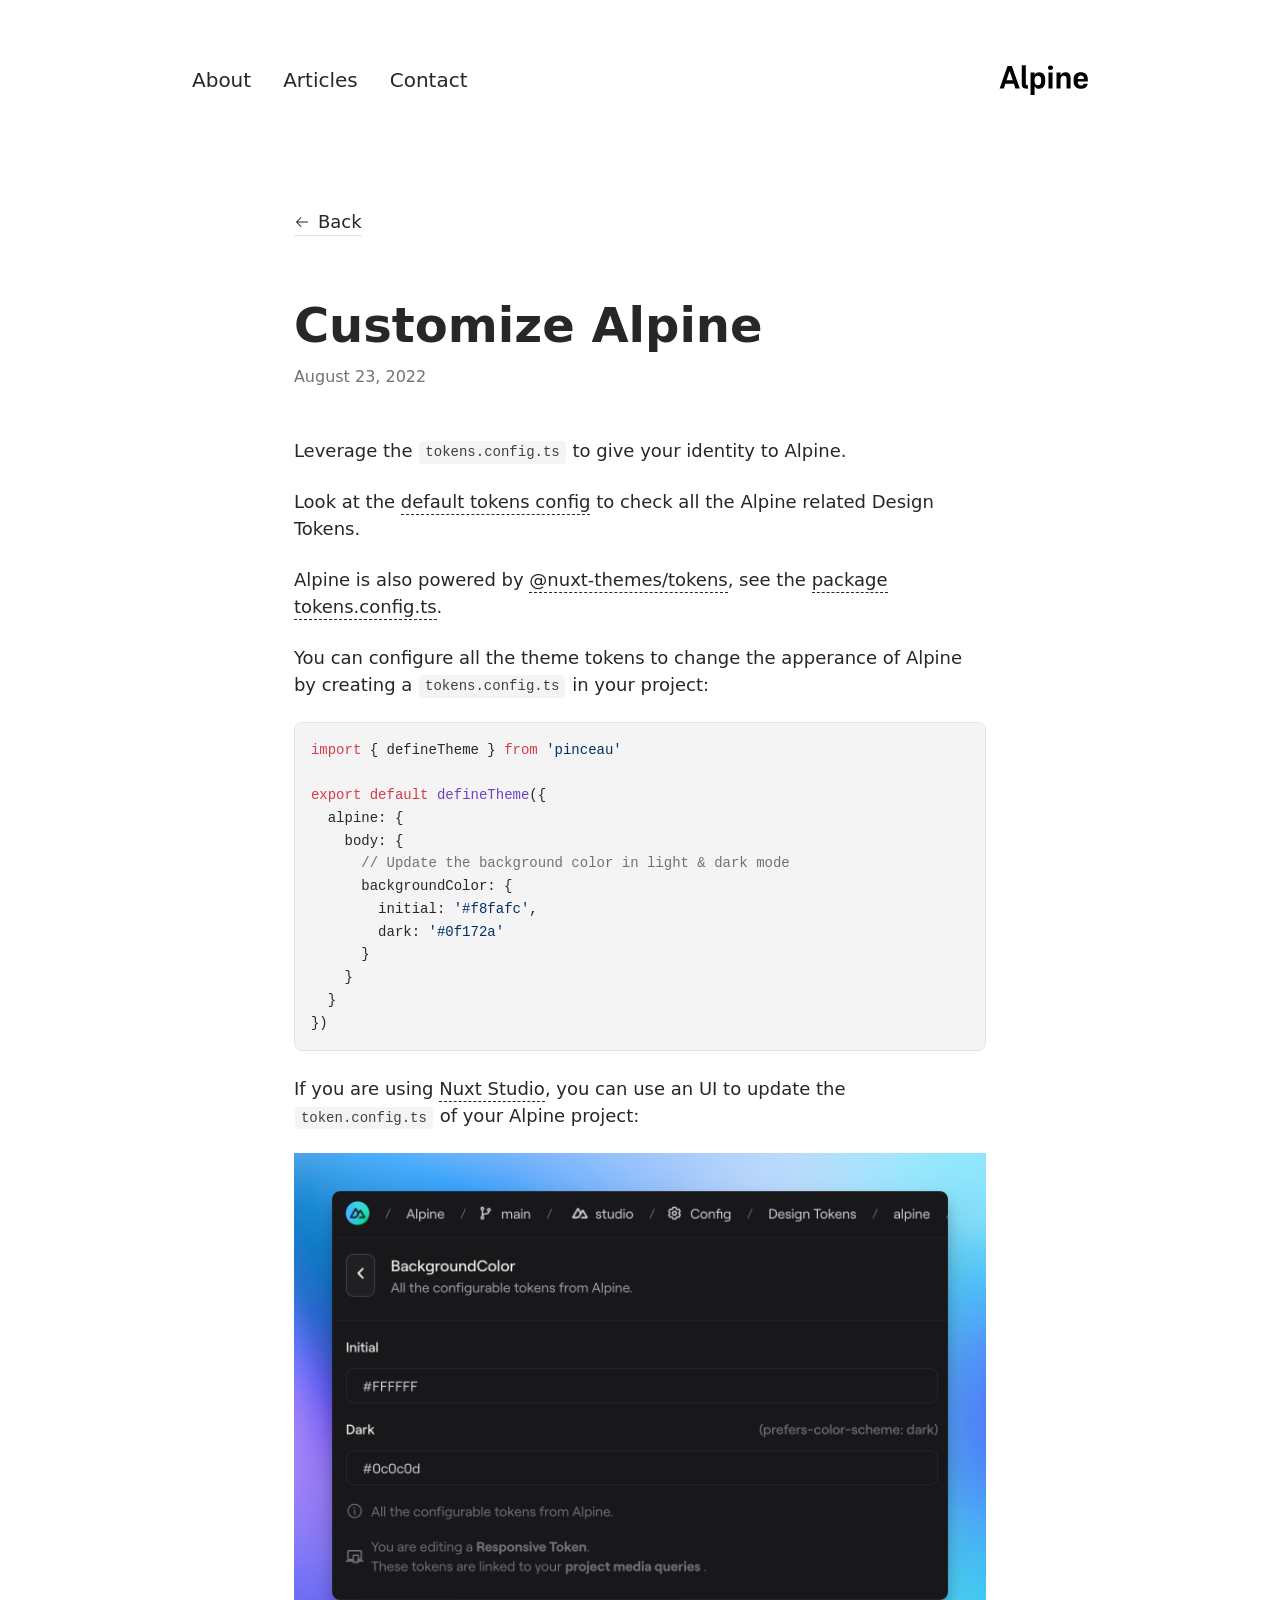
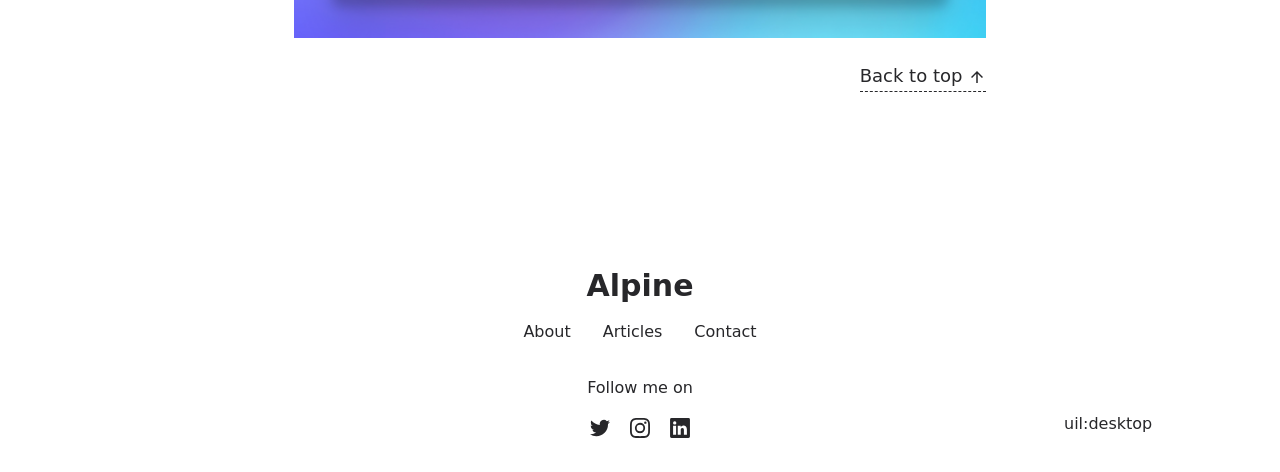
<file: articles/design-tokens/index.html>
<!DOCTYPE html><html lang="en"><head><meta charset="utf-8">
<meta name="viewport" content="width=device-width, initial-scale=1">
<title>Customize Alpine</title>
<meta name="twitter:card" content="summary_large_image">
<meta property="og:image:width" content="400">
<meta property="og:image:height" content="300">
<meta property="og:image:alt" content="An image showcasing my project.">
<meta property="og:title" content="Customize Alpine">
<meta name="description" content="Leverage the tokens.config.ts to give your identity to Alpine.">
<meta property="og:description" content="Leverage the tokens.config.ts to give your identity to Alpine.">
<meta property="og:image" content="/articles/design-tokens.webp">
<link rel="preload" as="fetch" crossorigin="anonymous" href="/articles/design-tokens/_payload.json">
<link rel="stylesheet" href="/_nuxt/entry.FudVuvg6.css">
<link rel="stylesheet" href="/_nuxt/DocumentDrivenNotFound.sBqeaYwa.css">
<link rel="stylesheet" href="/_nuxt/article.UVm-8lGZ.css">
<link rel="stylesheet" href="/_nuxt/ProseA.MK_cmGdZ.css">
<link rel="stylesheet" href="/_nuxt/ProseH1.bt9N-bae.css">
<link rel="stylesheet" href="/_nuxt/ProseP.6hnK9jAW.css">
<link rel="stylesheet" href="/_nuxt/ProseCodeInline.4oq2QBm9.css">
<link rel="stylesheet" href="/_nuxt/ProsePre.nIRUQbb-.css">
<link rel="stylesheet" href="/_nuxt/ProseCode.czf7OLSA.css">
<link rel="stylesheet" href="/_nuxt/ProseImg.a7hnVFeF.css">
<link rel="modulepreload" as="script" crossorigin href="/_nuxt/entry.LUJTMDX0.js">
<link rel="modulepreload" as="script" crossorigin href="/_nuxt/NuxtImg.zgv-Yt4J.js">
<link rel="modulepreload" as="script" crossorigin href="/_nuxt/document-driven.G-i13rNz.js">
<link rel="modulepreload" as="script" crossorigin href="/_nuxt/DocumentDrivenEmpty.FGKAV1cT.js">
<link rel="modulepreload" as="script" crossorigin href="/_nuxt/ContentRenderer.Bf4Npaw1.js">
<link rel="modulepreload" as="script" crossorigin href="/_nuxt/ContentRendererMarkdown.vue.IWji9K3S.js">
<link rel="modulepreload" as="script" crossorigin href="/_nuxt/preview.qXipC--V.js">
<link rel="modulepreload" as="script" crossorigin href="/_nuxt/DocumentDrivenNotFound.RIDsAD8K.js">
<link rel="modulepreload" as="script" crossorigin href="/_nuxt/article.xF02ZJ73.js">
<link rel="modulepreload" as="script" crossorigin href="/_nuxt/ProseA.XfG_abdx.js">
<link rel="modulepreload" as="script" crossorigin href="/_nuxt/date.3uOv5BcS.js">
<link rel="modulepreload" as="script" crossorigin href="/_nuxt/ContentRendererMarkdown.M2jYsLVJ.js">
<link rel="modulepreload" as="script" crossorigin href="/_nuxt/ProseH1.at032Kul.js">
<link rel="modulepreload" as="script" crossorigin href="/_nuxt/ProseP.hN2G5wwu.js">
<link rel="modulepreload" as="script" crossorigin href="/_nuxt/ProseCodeInline.EZ-BBsx9.js">
<link rel="modulepreload" as="script" crossorigin href="/_nuxt/ProsePre.qGHy04gg.js">
<link rel="modulepreload" as="script" crossorigin href="/_nuxt/ProseCode.yA8yB6p_.js">
<link rel="modulepreload" as="script" crossorigin href="/_nuxt/ProseImg.8T1uyPRz.js">
<link rel="prefetch" as="script" crossorigin href="/_nuxt/default.46i4-k1r.js">
<link rel="prefetch" as="script" crossorigin href="/_nuxt/page.ddbBoPlj.js">
<link rel="prefetch" as="script" crossorigin href="/_nuxt/client-db.HfyJH-Ed.js">
<link rel="prefetch" as="script" crossorigin href="/_nuxt/slugify.5l9FwDG8.js">
<link rel="prefetch" as="style" href="/_nuxt/useStudio.3MfaGMCn.css">
<link rel="prefetch" as="script" crossorigin href="/_nuxt/useStudio.aLETKT4X.js">
<link rel="prefetch" as="script" crossorigin href="/_nuxt/query.8ji5i3kK.js">
<link rel="prefetch" as="style" href="/_nuxt/error-404._LjjY-y0.css">
<link rel="prefetch" as="script" crossorigin href="/_nuxt/error-404.Z0wGr-BM.js">
<link rel="prefetch" as="style" href="/_nuxt/error-500.Ke0_YfD7.css">
<link rel="prefetch" as="script" crossorigin href="/_nuxt/error-500.fWJp_Kd8.js">
<script type="module" src="/_nuxt/entry.LUJTMDX0.js" crossorigin></script><style id="pinceau-runtime-hydratable">@media{.phy[--]{--puid:5TpQgH-v;}.pv-56B7M0{max-width:var(--elements-container-maxWidth);padding-left:var(--elements-container-padding-mobile);padding-right:var(--elements-container-padding-mobile);}@media (min-width: 475px){.pv-56B7M0{padding-left:var(--elements-container-padding-xs);padding-right:var(--elements-container-padding-xs);}}@media (min-width: 640px){.pv-56B7M0{padding-left:var(--elements-container-padding-sm);padding-right:var(--elements-container-padding-sm);}}@media (min-width: 768px){.pv-56B7M0{padding-left:var(--elements-container-padding-md);padding-right:var(--elements-container-padding-md);}}} </style><style id="pinceau-theme">@media { :root {--pinceau-mq: initial; --alpine-readableLine: 68ch;--alpine-backdrop-backgroundColor: #f4f4f5b3;--prose-code-inline-padding: 0.2rem 0.375rem 0.2rem 0.375rem;--prose-code-block-backdropFilter: contrast(1);--prose-code-block-border-style: solid;--prose-code-block-border-width: 1px;--prose-tbody-tr-borderBottom-style: dashed;--prose-tbody-tr-borderBottom-width: 1px;--prose-th-textAlign: inherit;--prose-thead-borderBottom-style: solid;--prose-thead-borderBottom-width: 1px;--prose-thead-border-style: solid;--prose-thead-border-width: 0px;--prose-table-textAlign: start;--prose-hr-width: 1px;--prose-hr-style: solid;--prose-li-listStylePosition: outside;--prose-ol-li-markerColor: currentColor;--prose-ol-paddingInlineStart: 21px;--prose-ol-listStyleType: decimal;--prose-ul-li-markerColor: currentColor;--prose-ul-paddingInlineStart: 21px;--prose-ul-listStyleType: disc;--prose-blockquote-border-style: solid;--prose-blockquote-border-width: 4px;--prose-blockquote-quotes: '201C' '201D' '2018' '2019';--prose-blockquote-paddingInlineStart: 24px;--prose-a-code-color-hover: currentColor;--prose-a-code-color-static: currentColor;--prose-a-hasCode-borderBottom: none;--prose-a-border-distance: 2px;--prose-a-border-color-hover: currentColor;--prose-a-border-color-static: currentColor;--prose-a-border-style-hover: solid;--prose-a-border-style-static: dashed;--prose-a-border-width: 1px;--prose-a-color-static: inherit;--prose-a-textDecoration: none;--prose-h6-margin: 3rem 0 2rem;--prose-h5-margin: 3rem 0 2rem;--prose-h4-margin: 3rem 0 2rem;--prose-h3-margin: 3rem 0 2rem;--prose-h2-margin: 3rem 0 2rem;--prose-h1-margin: 0 0 2rem;--prose-p-fontSize: 18px;--typography-lead-loose: 2;--typography-lead-relaxed: 1.625;--typography-lead-normal: 1.5;--typography-lead-snug: 1.375;--typography-lead-tight: 1.25;--typography-lead-none: 1;--typography-lead-10: 2.5rem;--typography-lead-9: 2.25rem;--typography-lead-8: 2rem;--typography-lead-7: 1.75rem;--typography-lead-6: 1.5rem;--typography-lead-5: 1.25rem;--typography-lead-4: 1rem;--typography-lead-3: .75rem;--typography-lead-2: .5rem;--typography-lead-1: .025rem;--typography-fontWeight-black: 900;--typography-fontWeight-extrabold: 800;--typography-fontWeight-bold: 700;--typography-fontWeight-semibold: 600;--typography-fontWeight-medium: 500;--typography-fontWeight-normal: 400;--typography-fontWeight-light: 300;--typography-fontWeight-extralight: 200;--typography-fontWeight-thin: 100;--typography-fontSize-9xl: 128px;--typography-fontSize-8xl: 96px;--typography-fontSize-7xl: 72px;--typography-fontSize-6xl: 60px;--typography-fontSize-5xl: 48px;--typography-fontSize-4xl: 36px;--typography-fontSize-3xl: 30px;--typography-fontSize-2xl: 24px;--typography-fontSize-xl: 20px;--typography-fontSize-lg: 18px;--typography-fontSize-base: 16px;--typography-fontSize-sm: 14px;--typography-fontSize-xs: 12px;--typography-letterSpacing-wide: 0.025em;--typography-letterSpacing-tight: -0.025em;--typography-verticalMargin-base: 24px;--typography-verticalMargin-sm: 16px;--elements-border-secondary-hover: [object Object];--elements-backdrop-background: #fffc;--elements-backdrop-filter: saturate(200%) blur(20px);--elements-container-maxWidth: 64rem;--lead-loose: 2;--lead-relaxed: 1.625;--lead-normal: 1.5;--lead-snug: 1.375;--lead-tight: 1.25;--lead-none: 1;--lead-10: 2.5rem;--lead-9: 2.25rem;--lead-8: 2rem;--lead-7: 1.75rem;--lead-6: 1.5rem;--lead-5: 1.25rem;--lead-4: 1rem;--lead-3: .75rem;--lead-2: .5rem;--lead-1: .025rem;--letterSpacing-widest: 0.1em;--letterSpacing-wider: 0.05em;--letterSpacing-wide: 0.025em;--letterSpacing-normal: 0em;--letterSpacing-tight: -0.025em;--letterSpacing-tighter: -0.05em;--fontSize-9xl: 8rem;--fontSize-8xl: 6rem;--fontSize-7xl: 4.5rem;--fontSize-6xl: 3.75rem;--fontSize-5xl: 3rem;--fontSize-4xl: 2.25rem;--fontSize-3xl: 1.875rem;--fontSize-2xl: 1.5rem;--fontSize-xl: 1.25rem;--fontSize-lg: 1.125rem;--fontSize-base: 1rem;--fontSize-sm: 0.875rem;--fontSize-xs: 0.75rem;--fontWeight-black: 900;--fontWeight-extrabold: 800;--fontWeight-bold: 700;--fontWeight-semibold: 600;--fontWeight-medium: 500;--fontWeight-normal: 400;--fontWeight-light: 300;--fontWeight-extralight: 200;--fontWeight-thin: 100;--font-mono: ui-monospace, SFMono-Regular, Menlo, Monaco, Consolas, Liberation Mono, Courier New, monospace;--font-serif: ui-serif, Georgia, Cambria, Times New Roman, Times, serif;--font-sans: ui-sans-serif, system-ui, -apple-system, BlinkMacSystemFont, Segoe UI, Roboto, Helvetica Neue, Arial, Noto Sans, sans-serif, Apple Color Emoji, Segoe UI Emoji, Segoe UI Symbol, Noto Color Emoji;--opacity-total: 1;--opacity-high: 0.8;--opacity-medium: 0.5;--opacity-soft: 0.3;--opacity-light: 0.15;--opacity-bright: 0.1;--opacity-noOpacity: 0;--borderWidth-lg: 3px;--borderWidth-md: 2px;--borderWidth-sm: 1px;--borderWidth-noBorder: 0;--space-rem-875: 0.875rem;--space-rem-625: 0.625rem;--space-rem-375: 0.375rem;--space-rem-125: 0.125rem;--space-px: 1px;--space-128: 32rem;--space-96: 24rem;--space-80: 20rem;--space-72: 18rem;--space-64: 16rem;--space-60: 15rem;--space-56: 14rem;--space-52: 13rem;--space-48: 12rem;--space-44: 11rem;--space-40: 10rem;--space-36: 9rem;--space-32: 8rem;--space-28: 7rem;--space-24: 6rem;--space-20: 5rem;--space-16: 4rem;--space-14: 3.5rem;--space-12: 3rem;--space-11: 2.75rem;--space-10: 2.5rem;--space-9: 2.25rem;--space-8: 2rem;--space-7: 1.75rem;--space-6: 1.5rem;--space-5: 1.25rem;--space-4: 1rem;--space-3: 0.75rem;--space-2: 0.5rem;--space-1: 0.25rem;--space-0: 0px;--size-full: 100%;--size-7xl: 80rem;--size-6xl: 72rem;--size-5xl: 64rem;--size-4xl: 56rem;--size-3xl: 48rem;--size-2xl: 42rem;--size-xl: 36rem;--size-lg: 32rem;--size-md: 28rem;--size-sm: 24rem;--size-xs: 20rem;--size-200: 200px;--size-104: 104px;--size-80: 80px;--size-64: 64px;--size-56: 56px;--size-48: 48px;--size-40: 40px;--size-32: 32px;--size-24: 24px;--size-20: 20px;--size-16: 16px;--size-12: 12px;--size-8: 8px;--size-6: 6px;--size-4: 4px;--size-2: 2px;--size-0: 0px;--radii-full: 9999px;--radii-3xl: 1.75rem;--radii-2xl: 1.5rem;--radii-xl: 1rem;--radii-lg: 0.75rem;--radii-md: 0.5rem;--radii-sm: 0.375rem;--radii-xs: 0.25rem;--radii-2xs: 0.125rem;--radii-none: 0px;--shadow-none: 0px 0px 0px 0px transparent;--shadow-lg: 0px 10px 15px -3px #000000, 0px 4px 6px -4px #000000;--shadow-md: 0px 4px 6px -1px #000000, 0px 2px 4px -2px #000000;--shadow-sm: 0px 1px 3px 0px #000000, 0px 1px 2px -1px #000000;--shadow-xs: 0px 1px 2px 0px #000000;--height-screen: 100vh;--width-screen: 100vw;--color-primary-900: #002e38;--color-primary-800: #005c70;--color-primary-700: #008aa9;--color-primary-600: #00b9e1;--color-primary-500: #1ad6ff;--color-primary-400: #40ddff;--color-primary-300: #66e4ff;--color-primary-200: #8deaff;--color-primary-100: #b3f1ff;--color-primary-50: #d9f8ff;--color-ruby-900: #380011;--color-ruby-800: #700021;--color-ruby-700: #a90032;--color-ruby-600: #e10043;--color-ruby-500: #ff1a5e;--color-ruby-400: #ff4079;--color-ruby-300: #ff6694;--color-ruby-200: #ff8dae;--color-ruby-100: #ffb3c9;--color-ruby-50: #ffd9e4;--color-pink-900: #380025;--color-pink-800: #70004b;--color-pink-700: #a90070;--color-pink-600: #e10095;--color-pink-500: #ff1ab2;--color-pink-400: #ff40bf;--color-pink-300: #ff66cc;--color-pink-200: #ff8dd8;--color-pink-100: #ffb3e5;--color-pink-50: #ffd9f2;--color-purple-900: #190038;--color-purple-800: #330070;--color-purple-700: #4c00a9;--color-purple-600: #6500e1;--color-purple-500: #811aff;--color-purple-400: #9640ff;--color-purple-300: #ab66ff;--color-purple-200: #c08dff;--color-purple-100: #d5b3ff;--color-purple-50: #ead9ff;--color-royalblue-900: #0b0531;--color-royalblue-800: #160a62;--color-royalblue-700: #211093;--color-royalblue-600: #2c15c4;--color-royalblue-500: #4127e8;--color-royalblue-400: #614bec;--color-royalblue-300: #806ff0;--color-royalblue-200: #a093f3;--color-royalblue-100: #c0b7f7;--color-royalblue-50: #dfdbfb;--color-indigoblue-900: #001238;--color-indigoblue-800: #002370;--color-indigoblue-700: #0035a9;--color-indigoblue-600: #0047e1;--color-indigoblue-500: #1a62ff;--color-indigoblue-400: #407cff;--color-indigoblue-300: #6696ff;--color-indigoblue-200: #8db0ff;--color-indigoblue-100: #b3cbff;--color-indigoblue-50: #d9e5ff;--color-blue-900: #002438;--color-blue-800: #004870;--color-blue-700: #006ca9;--color-blue-600: #0090e1;--color-blue-500: #1aadff;--color-blue-400: #40bbff;--color-blue-300: #66c8ff;--color-blue-200: #8dd6ff;--color-blue-100: #b3e4ff;--color-blue-50: #d9f1ff;--color-lightblue-900: #002e38;--color-lightblue-800: #005c70;--color-lightblue-700: #008aa9;--color-lightblue-600: #00b9e1;--color-lightblue-500: #1ad6ff;--color-lightblue-400: #40ddff;--color-lightblue-300: #66e4ff;--color-lightblue-200: #8deaff;--color-lightblue-100: #b3f1ff;--color-lightblue-50: #d9f8ff;--color-teal-900: #062a28;--color-teal-800: #0b544f;--color-teal-700: #117d77;--color-teal-600: #16a79e;--color-teal-500: #1cd1c6;--color-teal-400: #36e4da;--color-teal-300: #5fe9e1;--color-teal-200: #87efe9;--color-teal-100: #aff4f0;--color-teal-50: #d7faf8;--color-pear-900: #2a2b09;--color-pear-800: #545512;--color-pear-700: #7e801b;--color-pear-600: #a8aa24;--color-pear-500: #d0d32f;--color-pear-400: #d8da52;--color-pear-300: #e0e274;--color-pear-200: #e8e997;--color-pear-100: #eff0ba;--color-pear-50: #f7f8dc;--color-red-900: #380300;--color-red-800: #700700;--color-red-700: #a90a00;--color-red-600: #e10e00;--color-red-500: #ff281a;--color-red-400: #ff4c40;--color-red-300: #ff7066;--color-red-200: #ff948d;--color-red-100: #ffb7b3;--color-red-50: #ffdbd9;--color-orange-900: #381800;--color-orange-800: #702f00;--color-orange-700: #a94700;--color-orange-600: #e15e00;--color-orange-500: #ff7a1a;--color-orange-400: #ff9040;--color-orange-300: #ffa666;--color-orange-200: #ffbd8d;--color-orange-100: #ffd3b3;--color-orange-50: #ffe9d9;--color-yellow-900: #362b03;--color-yellow-800: #6d5605;--color-yellow-700: #a38108;--color-yellow-600: #daac0a;--color-yellow-500: #f5c828;--color-yellow-400: #f7d14c;--color-yellow-300: #f8da70;--color-yellow-200: #fae393;--color-yellow-100: #fcedb7;--color-yellow-50: #fdf6db;--color-green-900: #003f25;--color-green-800: #005e38;--color-green-700: #007e4a;--color-green-600: #009d5d;--color-green-500: #00bd6f;--color-green-400: #00dc82;--color-green-300: #30ffaa;--color-green-200: #83ffcc;--color-green-100: #acffdd;--color-green-50: #d6ffee;--color-gray-900: #18181B;--color-gray-800: #27272A;--color-gray-700: #3f3f46;--color-gray-600: #52525B;--color-gray-500: #71717A;--color-gray-400: #a1a1aa;--color-gray-300: #D4d4d8;--color-gray-200: #e4e4e7;--color-gray-100: #f4f4f5;--color-gray-50: #fafafa;--color-black: #0c0c0d;--color-white: #FFFFFF;--media-portrait: only screen and (orientation: portrait);--media-landscape: only screen and (orientation: landscape);--media-rm: (prefers-reduced-motion: reduce);--media-2xl: (min-width: 1536px);--media-xl: (min-width: 1280px);--media-lg: (min-width: 1024px);--media-md: (min-width: 768px);--media-sm: (min-width: 640px);--media-xs: (min-width: 475px);--alpine-body-color: var(--color-gray-800);--alpine-body-backgroundColor: var(--color-white);--prose-code-inline-fontWeight: var(--typography-fontWeight-normal);--prose-code-inline-fontSize: var(--typography-fontSize-sm);--prose-code-inline-borderRadius: var(--radii-xs);--prose-code-block-pre-padding: var(--typography-verticalMargin-sm);--prose-code-block-margin: var(--typography-verticalMargin-base) 0;--prose-code-block-fontSize: var(--typography-fontSize-sm);--prose-tbody-code-inline-fontSize: var(--typography-fontSize-sm);--prose-tbody-td-padding: var(--typography-verticalMargin-sm);--prose-th-fontWeight: var(--typography-fontWeight-semibold);--prose-th-padding: 0 var(--typography-verticalMargin-sm) var(--typography-verticalMargin-sm) var(--typography-verticalMargin-sm);--prose-table-lineHeight: var(--typography-lead-6);--prose-table-fontSize: var(--typography-fontSize-sm);--prose-table-margin: var(--typography-verticalMargin-base) 0;--prose-hr-margin: var(--typography-verticalMargin-base) 0;--prose-li-margin: var(--typography-verticalMargin-sm) 0;--prose-ol-margin: var(--typography-verticalMargin-base) 0;--prose-ul-margin: var(--typography-verticalMargin-base) 0;--prose-blockquote-margin: var(--typography-verticalMargin-base) 0;--prose-a-code-border-style: var(--prose-a-border-style-static);--prose-a-code-border-width: var(--prose-a-border-width);--prose-a-fontWeight: var(--typography-fontWeight-medium);--prose-img-margin: var(--typography-verticalMargin-base) 0;--prose-strong-fontWeight: var(--typography-fontWeight-semibold);--prose-h6-iconSize: var(--typography-fontSize-base);--prose-h6-fontWeight: var(--typography-fontWeight-semibold);--prose-h6-lineHeight: var(--typography-lead-normal);--prose-h6-fontSize: var(--typography-fontSize-lg);--prose-h5-iconSize: var(--typography-fontSize-lg);--prose-h5-fontWeight: var(--typography-fontWeight-semibold);--prose-h5-lineHeight: var(--typography-lead-snug);--prose-h5-fontSize: var(--typography-fontSize-xl);--prose-h4-iconSize: var(--typography-fontSize-lg);--prose-h4-letterSpacing: var(--typography-letterSpacing-tight);--prose-h4-fontWeight: var(--typography-fontWeight-semibold);--prose-h4-lineHeight: var(--typography-lead-snug);--prose-h4-fontSize: var(--typography-fontSize-2xl);--prose-h3-iconSize: var(--typography-fontSize-xl);--prose-h3-letterSpacing: var(--typography-letterSpacing-tight);--prose-h3-fontWeight: var(--typography-fontWeight-semibold);--prose-h3-lineHeight: var(--typography-lead-snug);--prose-h3-fontSize: var(--typography-fontSize-3xl);--prose-h2-iconSize: var(--typography-fontSize-2xl);--prose-h2-letterSpacing: var(--typography-letterSpacing-tight);--prose-h2-fontWeight: var(--typography-fontWeight-semibold);--prose-h2-lineHeight: var(--typography-lead-tight);--prose-h2-fontSize: var(--typography-fontSize-4xl);--prose-h1-iconSize: var(--typography-fontSize-3xl);--prose-h1-letterSpacing: var(--typography-letterSpacing-tight);--prose-h1-fontWeight: var(--typography-fontWeight-bold);--prose-h1-lineHeight: var(--typography-lead-tight);--prose-h1-fontSize: var(--typography-fontSize-5xl);--prose-p-br-margin: var(--typography-verticalMargin-base) 0 0 0;--prose-p-margin: var(--typography-verticalMargin-base) 0;--prose-p-lineHeight: var(--typography-lead-normal);--typography-color-primary-900: var(--color-primary-900);--typography-color-primary-800: var(--color-primary-800);--typography-color-primary-700: var(--color-primary-700);--typography-color-primary-600: var(--color-primary-600);--typography-color-primary-500: var(--color-primary-500);--typography-color-primary-400: var(--color-primary-400);--typography-color-primary-300: var(--color-primary-300);--typography-color-primary-200: var(--color-primary-200);--typography-color-primary-100: var(--color-primary-100);--typography-color-primary-50: var(--color-primary-50);--typography-font-code: var(--font-mono);--typography-font-body: var(--font-sans);--typography-font-display: var(--font-sans);--typography-body-backgroundColor: var(--color-white);--typography-body-color: var(--color-black);--elements-state-danger-borderColor-secondary: var(--color-red-200);--elements-state-danger-borderColor-primary: var(--color-red-100);--elements-state-danger-backgroundColor-secondary: var(--color-red-100);--elements-state-danger-backgroundColor-primary: var(--color-red-50);--elements-state-danger-color-secondary: var(--color-red-600);--elements-state-danger-color-primary: var(--color-red-500);--elements-state-warning-borderColor-secondary: var(--color-yellow-200);--elements-state-warning-borderColor-primary: var(--color-yellow-100);--elements-state-warning-backgroundColor-secondary: var(--color-yellow-100);--elements-state-warning-backgroundColor-primary: var(--color-yellow-50);--elements-state-warning-color-secondary: var(--color-yellow-700);--elements-state-warning-color-primary: var(--color-yellow-600);--elements-state-success-borderColor-secondary: var(--color-green-200);--elements-state-success-borderColor-primary: var(--color-green-100);--elements-state-success-backgroundColor-secondary: var(--color-green-100);--elements-state-success-backgroundColor-primary: var(--color-green-50);--elements-state-success-color-secondary: var(--color-green-600);--elements-state-success-color-primary: var(--color-green-500);--elements-state-info-borderColor-secondary: var(--color-blue-200);--elements-state-info-borderColor-primary: var(--color-blue-100);--elements-state-info-backgroundColor-secondary: var(--color-blue-100);--elements-state-info-backgroundColor-primary: var(--color-blue-50);--elements-state-info-color-secondary: var(--color-blue-600);--elements-state-info-color-primary: var(--color-blue-500);--elements-state-primary-borderColor-secondary: var(--color-primary-200);--elements-state-primary-borderColor-primary: var(--color-primary-100);--elements-state-primary-backgroundColor-secondary: var(--color-primary-100);--elements-state-primary-backgroundColor-primary: var(--color-primary-50);--elements-state-primary-color-secondary: var(--color-primary-700);--elements-state-primary-color-primary: var(--color-primary-600);--elements-surface-secondary-backgroundColor: var(--color-gray-200);--elements-surface-primary-backgroundColor: var(--color-gray-100);--elements-surface-background-base: var(--color-gray-100);--elements-border-secondary-static: var(--color-gray-200);--elements-border-primary-hover: var(--color-gray-200);--elements-border-primary-static: var(--color-gray-100);--elements-container-padding-md: var(--space-16);--elements-container-padding-sm: var(--space-12);--elements-container-padding-xs: var(--space-8);--elements-container-padding-mobile: var(--space-6);--elements-text-secondary-color-hover: var(--color-gray-700);--elements-text-secondary-color-static: var(--color-gray-500);--elements-text-primary-color-static: var(--color-gray-900);--text-6xl-lineHeight: var(--lead-none);--text-6xl-fontSize: var(--fontSize-6xl);--text-5xl-lineHeight: var(--lead-none);--text-5xl-fontSize: var(--fontSize-5xl);--text-4xl-lineHeight: var(--lead-10);--text-4xl-fontSize: var(--fontSize-4xl);--text-3xl-lineHeight: var(--lead-9);--text-3xl-fontSize: var(--fontSize-3xl);--text-2xl-lineHeight: var(--lead-8);--text-2xl-fontSize: var(--fontSize-2xl);--text-xl-lineHeight: var(--lead-7);--text-xl-fontSize: var(--fontSize-xl);--text-lg-lineHeight: var(--lead-7);--text-lg-fontSize: var(--fontSize-lg);--text-base-lineHeight: var(--lead-6);--text-base-fontSize: var(--fontSize-base);--text-sm-lineHeight: var(--lead-5);--text-sm-fontSize: var(--fontSize-sm);--text-xs-lineHeight: var(--lead-4);--text-xs-fontSize: var(--fontSize-xs);--shadow-2xl: 0px 25px 50px -12px var(--color-gray-900);--shadow-xl: 0px 20px 25px -5px var(--color-gray-400), 0px 8px 10px -6px #000000;--color-secondary-900: var(--color-gray-900);--color-secondary-800: var(--color-gray-800);--color-secondary-700: var(--color-gray-700);--color-secondary-600: var(--color-gray-600);--color-secondary-500: var(--color-gray-500);--color-secondary-400: var(--color-gray-400);--color-secondary-300: var(--color-gray-300);--color-secondary-200: var(--color-gray-200);--color-secondary-100: var(--color-gray-100);--color-secondary-50: var(--color-gray-50);--prose-a-code-background-hover: var(--typography-color-primary-50);--prose-a-code-border-color-hover: var(--typography-color-primary-500);--prose-a-color-hover: var(--typography-color-primary-500);--typography-color-secondary-900: var(--color-secondary-900);--typography-color-secondary-800: var(--color-secondary-800);--typography-color-secondary-700: var(--color-secondary-700);--typography-color-secondary-600: var(--color-secondary-600);--typography-color-secondary-500: var(--color-secondary-500);--typography-color-secondary-400: var(--color-secondary-400);--typography-color-secondary-300: var(--color-secondary-300);--typography-color-secondary-200: var(--color-secondary-200);--typography-color-secondary-100: var(--color-secondary-100);--typography-color-secondary-50: var(--color-secondary-50);--prose-code-inline-backgroundColor: var(--typography-color-secondary-100);--prose-code-inline-color: var(--typography-color-secondary-700);--prose-code-block-backgroundColor: var(--typography-color-secondary-100);--prose-code-block-color: var(--typography-color-secondary-700);--prose-code-block-border-color: var(--typography-color-secondary-200);--prose-tbody-tr-borderBottom-color: var(--typography-color-secondary-200);--prose-th-color: var(--typography-color-secondary-600);--prose-thead-borderBottom-color: var(--typography-color-secondary-200);--prose-thead-border-color: var(--typography-color-secondary-300);--prose-hr-color: var(--typography-color-secondary-200);--prose-blockquote-border-color: var(--typography-color-secondary-200);--prose-blockquote-color: var(--typography-color-secondary-500);--prose-a-code-border-color-static: var(--typography-color-secondary-400); } }@media { :root.dark {--pinceau-mq: dark; --alpine-backdrop-backgroundColor: #18181bb3;--prose-code-block-backdropFilter: contrast(1);--prose-ol-li-markerColor: currentColor;--prose-ul-li-markerColor: currentColor;--prose-a-code-color-hover: currentColor;--prose-a-code-color-static: currentColor;--prose-a-border-color-hover: currentColor;--prose-a-border-color-static: currentColor;--prose-a-color-static: inherit;--elements-backdrop-background: #0c0d0ccc;--alpine-body-color: var(--color-gray-200);--alpine-body-backgroundColor: var(--color-black);--typography-body-backgroundColor: var(--color-black);--typography-body-color: var(--color-white);--elements-state-danger-borderColor-secondary: var(--color-red-700);--elements-state-danger-borderColor-primary: var(--color-red-800);--elements-state-danger-backgroundColor-secondary: var(--color-red-800);--elements-state-danger-backgroundColor-primary: var(--color-red-900);--elements-state-danger-color-secondary: var(--color-red-200);--elements-state-danger-color-primary: var(--color-red-300);--elements-state-warning-borderColor-secondary: var(--color-yellow-700);--elements-state-warning-borderColor-primary: var(--color-yellow-800);--elements-state-warning-backgroundColor-secondary: var(--color-yellow-800);--elements-state-warning-backgroundColor-primary: var(--color-yellow-900);--elements-state-warning-color-secondary: var(--color-yellow-200);--elements-state-warning-color-primary: var(--color-yellow-400);--elements-state-success-borderColor-secondary: var(--color-green-700);--elements-state-success-borderColor-primary: var(--color-green-800);--elements-state-success-backgroundColor-secondary: var(--color-green-800);--elements-state-success-backgroundColor-primary: var(--color-green-900);--elements-state-success-color-secondary: var(--color-green-200);--elements-state-success-color-primary: var(--color-green-400);--elements-state-info-borderColor-secondary: var(--color-blue-700);--elements-state-info-borderColor-primary: var(--color-blue-800);--elements-state-info-backgroundColor-secondary: var(--color-blue-800);--elements-state-info-backgroundColor-primary: var(--color-blue-900);--elements-state-info-color-secondary: var(--color-blue-200);--elements-state-info-color-primary: var(--color-blue-400);--elements-state-primary-borderColor-secondary: var(--color-primary-700);--elements-state-primary-borderColor-primary: var(--color-primary-800);--elements-state-primary-backgroundColor-secondary: var(--color-primary-800);--elements-state-primary-backgroundColor-primary: var(--color-primary-900);--elements-state-primary-color-secondary: var(--color-primary-200);--elements-state-primary-color-primary: var(--color-primary-400);--elements-surface-secondary-backgroundColor: var(--color-gray-800);--elements-surface-primary-backgroundColor: var(--color-gray-900);--elements-surface-background-base: var(--color-gray-900);--elements-border-secondary-static: var(--color-gray-800);--elements-border-primary-hover: var(--color-gray-800);--elements-border-primary-static: var(--color-gray-900);--elements-text-secondary-color-hover: var(--color-gray-200);--elements-text-secondary-color-static: var(--color-gray-400);--elements-text-primary-color-static: var(--color-gray-50);--prose-a-code-background-hover: var(--typography-color-primary-900);--prose-a-code-border-color-hover: var(--typography-color-primary-600);--prose-a-color-hover: var(--typography-color-primary-400);--prose-code-inline-backgroundColor: var(--typography-color-secondary-800);--prose-code-inline-color: var(--typography-color-secondary-200);--prose-code-block-backgroundColor: var(--typography-color-secondary-900);--prose-code-block-color: var(--typography-color-secondary-200);--prose-code-block-border-color: var(--typography-color-secondary-800);--prose-tbody-tr-borderBottom-color: var(--typography-color-secondary-800);--prose-th-color: var(--typography-color-secondary-400);--prose-thead-borderBottom-color: var(--typography-color-secondary-800);--prose-thead-border-color: var(--typography-color-secondary-600);--prose-hr-color: var(--typography-color-secondary-800);--prose-blockquote-border-color: var(--typography-color-secondary-700);--prose-blockquote-color: var(--typography-color-secondary-400);--prose-a-code-border-color-static: var(--typography-color-secondary-600); } }</style><script>"use strict";(()=>{const a=window,e=document.documentElement,m=["dark","light"],c=window&&window.localStorage&&window.localStorage.getItem&&window.localStorage.getItem("nuxt-color-mode")||"system";let n=c==="system"?d():c;const l=e.getAttribute("data-color-mode-forced");l&&(n=l),i(n),a["__NUXT_COLOR_MODE__"]={preference:c,value:n,getColorScheme:d,addColorScheme:i,removeColorScheme:f};function i(o){const t=""+o+"",s="";e.classList?e.classList.add(t):e.className+=" "+t,s&&e.setAttribute("data-"+s,o)}function f(o){const t=""+o+"",s="";e.classList?e.classList.remove(t):e.className=e.className.replace(new RegExp(t,"g"),""),s&&e.removeAttribute("data-"+s)}function r(o){return a.matchMedia("(prefers-color-scheme"+o+")")}function d(){if(a.matchMedia&&r("").media!=="not all"){for(const o of m)if(r(":"+o).matches)return o}return"light"}})();
</script></head><body><div id="__nuxt"><div class="container pv-56B7M0 pc-5TpQgH app-layout" data-v-3f56e3b3 data-v-1afb8f87><!--[--><div class="nuxt-progress" style="width:0%;height:3px;opacity:0;background-size:Infinity% auto;" data-v-3f56e3b3></div><header class="right" data-v-3f56e3b3 data-v-9d9e217c><div class="menu" data-v-9d9e217c><button aria-label="Navigation Menu" data-v-9d9e217c><svg width="24" height="24" viewBox="0 0 68 68" fill="currentColor" xmlns="http://www.w3.org/2000/svg" data-v-9d9e217c><path d="M8 34C8 32.1362 8 31.2044 8.30448 30.4693C8.71046 29.4892 9.48915 28.7105 10.4693 28.3045C11.2044 28 12.1362 28 14 28C15.8638 28 16.7956 28 17.5307 28.3045C18.5108 28.7105 19.2895 29.4892 19.6955 30.4693C20 31.2044 20 32.1362 20 34C20 35.8638 20 36.7956 19.6955 37.5307C19.2895 38.5108 18.5108 39.2895 17.5307 39.6955C16.7956 40 15.8638 40 14 40C12.1362 40 11.2044 40 10.4693 39.6955C9.48915 39.2895 8.71046 38.5108 8.30448 37.5307C8 36.7956 8 35.8638 8 34Z" data-v-9d9e217c></path><path d="M28 34C28 32.1362 28 31.2044 28.3045 30.4693C28.7105 29.4892 29.4892 28.7105 30.4693 28.3045C31.2044 28 32.1362 28 34 28C35.8638 28 36.7956 28 37.5307 28.3045C38.5108 28.7105 39.2895 29.4892 39.6955 30.4693C40 31.2044 40 32.1362 40 34C40 35.8638 40 36.7956 39.6955 37.5307C39.2895 38.5108 38.5108 39.2895 37.5307 39.6955C36.7956 40 35.8638 40 34 40C32.1362 40 31.2044 40 30.4693 39.6955C29.4892 39.2895 28.7105 38.5108 28.3045 37.5307C28 36.7956 28 35.8638 28 34Z" data-v-9d9e217c></path><path d="M48 34C48 32.1362 48 31.2044 48.3045 30.4693C48.7105 29.4892 49.4892 28.7105 50.4693 28.3045C51.2044 28 52.1362 28 54 28C55.8638 28 56.7956 28 57.5307 28.3045C58.5108 28.7105 59.2895 29.4892 59.6955 30.4693C60 31.2044 60 32.1362 60 34C60 35.8638 60 36.7956 59.6955 37.5307C59.2895 38.5108 58.5108 39.2895 57.5307 39.6955C56.7956 40 55.8638 40 54 40C52.1362 40 51.2044 40 50.4693 39.6955C49.4892 39.2895 48.7105 38.5108 48.3045 37.5307C48 36.7956 48 35.8638 48 34Z" data-v-9d9e217c></path></svg></button></div><div class="overlay" data-v-9d9e217c><nav data-v-9d9e217c data-v-ea9c6b08><ul data-v-ea9c6b08><!--[--><li data-v-ea9c6b08><a href="/" class="" data-v-ea9c6b08><span class="underline-fx" data-v-ea9c6b08></span> About</a></li><li data-v-ea9c6b08><a href="/articles" class="" data-v-ea9c6b08><span class="underline-fx" data-v-ea9c6b08></span> Articles</a></li><li data-v-ea9c6b08><a href="/contact" class="" data-v-ea9c6b08><span class="underline-fx" data-v-ea9c6b08></span> Contact</a></li><!--]--></ul></nav></div><div class="logo" data-v-9d9e217c><a href="/" class="" data-v-9d9e217c><img src="/logo-dark.svg" class="dark-img" alt="alpine" width="89" height="31" data-v-9d9e217c><img src="/logo.svg" class="light-img" alt="alpine" width="89" height="31" data-v-9d9e217c></a></div><div class="main-nav" data-v-9d9e217c><nav data-v-9d9e217c data-v-ea9c6b08><ul data-v-ea9c6b08><!--[--><li data-v-ea9c6b08><a href="/" class="" data-v-ea9c6b08><span class="underline-fx" data-v-ea9c6b08></span> About</a></li><li data-v-ea9c6b08><a href="/articles" class="" data-v-ea9c6b08><span class="underline-fx" data-v-ea9c6b08></span> Articles</a></li><li data-v-ea9c6b08><a href="/contact" class="" data-v-ea9c6b08><span class="underline-fx" data-v-ea9c6b08></span> Contact</a></li><!--]--></ul></nav></div></header><!--[--><div class="document-driven-page"><article data-v-cf4555f5><a href="/articles" class="back" data-v-cf4555f5><svg xmlns="http://www.w3.org/2000/svg" xmlns:xlink="http://www.w3.org/1999/xlink" aria-hidden="true" role="img" class="icon" data-v-cf4555f5 style="" width="1em" height="1em" viewBox="0 0 256 256" data-v-c9c9e042><path fill="currentColor" d="M224 128a8 8 0 0 1-8 8H59.31l58.35 58.34a8 8 0 0 1-11.32 11.32l-72-72a8 8 0 0 1 0-11.32l72-72a8 8 0 0 1 11.32 11.32L59.31 120H216a8 8 0 0 1 8 8"/></svg><span data-v-cf4555f5> Back </span></a><header data-v-cf4555f5><h1 class="title" data-v-cf4555f5>Customize Alpine</h1><time datetime="2022-08-23T00:00:00.000Z" data-v-cf4555f5>August 23, 2022</time></header><div class="prose" data-v-cf4555f5><!--[--><div><h1 id="customize-alpine" data-v-74b24308><a aria-current="page" href="/articles/design-tokens#customize-alpine" class="router-link-active router-link-exact-active" data-v-74b24308><!--[-->Customize Alpine<!--]--><!----></a></h1><p data-v-0ede3edf><!--[-->Leverage the <code class="" data-v-d245515a><!--[-->tokens.config.ts<!--]--></code> to give your identity to Alpine.<!--]--></p><p data-v-0ede3edf><!--[-->Look at the <a href="https://github.com/nuxt-themes/alpine/blob/main/tokens.config.ts" rel="nofollow" data-v-2b38c909><!--[-->default tokens config<!--]--></a> to check all the Alpine related Design Tokens.<!--]--></p><p data-v-0ede3edf><!--[-->Alpine is also powered by <a href="https://www.npmjs.com/package/@nuxt-themes/tokens" rel="nofollow" data-v-2b38c909><!--[-->@nuxt-themes/tokens<!--]--></a>, see the <a href="https://unpkg.com/@nuxt-themes/tokens@latest/dist/tokens.config.ts" rel="nofollow" data-v-2b38c909><!--[-->package tokens.config.ts<!--]--></a>.<!--]--></p><p data-v-0ede3edf><!--[-->You can configure all the theme tokens to change the apperance of Alpine by creating a <code class="" data-v-d245515a><!--[-->tokens.config.ts<!--]--></code> in your project:<!--]--></p><div class="highlight-ts prose-code" meta data-v-de628ae7><!----><!--[--><pre class="language-ts shiki shiki-themes github-light github-dark" style=""><!--[--><code><span class="line" line="1"><span style="--shiki-default:#D73A49;--shiki-dark:#F97583">import</span><span style="--shiki-default:#24292E;--shiki-dark:#E1E4E8"> { defineTheme } </span><span style="--shiki-default:#D73A49;--shiki-dark:#F97583">from</span><span style="--shiki-default:#032F62;--shiki-dark:#9ECBFF"> &#39;pinceau&#39;
</span></span><span class="line" line="2"><span emptylineplaceholder="true">
</span></span><span class="line" line="3"><span style="--shiki-default:#D73A49;--shiki-dark:#F97583">export</span><span style="--shiki-default:#D73A49;--shiki-dark:#F97583"> default</span><span style="--shiki-default:#6F42C1;--shiki-dark:#B392F0"> defineTheme</span><span style="--shiki-default:#24292E;--shiki-dark:#E1E4E8">({
</span></span><span class="line" line="4"><span style="--shiki-default:#24292E;--shiki-dark:#E1E4E8">  alpine: {
</span></span><span class="line" line="5"><span style="--shiki-default:#24292E;--shiki-dark:#E1E4E8">    body: {
</span></span><span class="line" line="6"><span style="--shiki-default:#6A737D;--shiki-dark:#6A737D">      // Update the background color in light &amp; dark mode
</span></span><span class="line" line="7"><span style="--shiki-default:#24292E;--shiki-dark:#E1E4E8">      backgroundColor: {
</span></span><span class="line" line="8"><span style="--shiki-default:#24292E;--shiki-dark:#E1E4E8">        initial: </span><span style="--shiki-default:#032F62;--shiki-dark:#9ECBFF">&#39;#f8fafc&#39;</span><span style="--shiki-default:#24292E;--shiki-dark:#E1E4E8">,
</span></span><span class="line" line="9"><span style="--shiki-default:#24292E;--shiki-dark:#E1E4E8">        dark: </span><span style="--shiki-default:#032F62;--shiki-dark:#9ECBFF">&#39;#0f172a&#39;
</span></span><span class="line" line="10"><span style="--shiki-default:#24292E;--shiki-dark:#E1E4E8">      }
</span></span><span class="line" line="11"><span style="--shiki-default:#24292E;--shiki-dark:#E1E4E8">    }
</span></span><span class="line" line="12"><span style="--shiki-default:#24292E;--shiki-dark:#E1E4E8">  }
</span></span><span class="line" line="13"><span style="--shiki-default:#24292E;--shiki-dark:#E1E4E8">})
</span></span></code><!--]--></pre><!--]--><button class="copy-button" data-v-de628ae7 data-v-2b020582><span class="sr-only" data-v-2b020582>Copy to clipboard</span><span class="icon-wrapper" data-v-2b020582><svg xmlns="http://www.w3.org/2000/svg" xmlns:xlink="http://www.w3.org/1999/xlink" aria-hidden="true" role="img" class="icon" data-v-2b020582 style="" width="18px" height="18px" viewBox="0 0 256 256" data-v-c9c9e042><path fill="currentColor" d="M216 32H88a8 8 0 0 0-8 8v40H40a8 8 0 0 0-8 8v128a8 8 0 0 0 8 8h128a8 8 0 0 0 8-8v-40h40a8 8 0 0 0 8-8V40a8 8 0 0 0-8-8m-56 176H48V96h112Zm48-48h-32V88a8 8 0 0 0-8-8H96V48h112Z"/></svg></span></button></div><p data-v-0ede3edf><!--[-->If you are using <a href="https://nuxt.studio" rel="nofollow" data-v-2b38c909><!--[-->Nuxt Studio<!--]--></a>, you can use an UI to update the <code class="" data-v-d245515a><!--[-->token.config.ts<!--]--></code> of your Alpine project:<!--]--></p><p data-v-0ede3edf><!--[--><a href="https://nuxt.studio" rel="nofollow" data-v-2b38c909><!--[--><img src="/design-tokens-studio.png" alt="design-tokens-studio.png" data-v-f81a1d37><!--]--></a><!--]--></p><style>html.dark .shiki span {color: var(--shiki-dark);background: var(--shiki-dark-bg);font-style: var(--shiki-dark-font-style);font-weight: var(--shiki-dark-font-weight);text-decoration: var(--shiki-dark-text-decoration);}html .shiki span {color: var(--shiki-default);background: var(--shiki-default-bg);font-style: var(--shiki-default-font-style);font-weight: var(--shiki-default-font-weight);text-decoration: var(--shiki-default-text-decoration);}html .default .shiki span {color: var(--shiki-default);background: var(--shiki-default-bg);font-style: var(--shiki-default-font-style);font-weight: var(--shiki-default-font-weight);text-decoration: var(--shiki-default-text-decoration);}html .dark .shiki span {color: var(--shiki-dark);background: var(--shiki-dark-bg);font-style: var(--shiki-dark-font-style);font-weight: var(--shiki-dark-font-weight);text-decoration: var(--shiki-dark-text-decoration);}</style></div><!--]--><div class="back-to-top" data-v-cf4555f5><a data-v-cf4555f5 data-v-2b38c909><!--[-->Back to top <svg xmlns="http://www.w3.org/2000/svg" xmlns:xlink="http://www.w3.org/1999/xlink" aria-hidden="true" role="img" class="icon" data-v-cf4555f5 style="" width="1em" height="1em" viewBox="0 0 24 24" data-v-c9c9e042><path fill="currentColor" d="M11 20V7.825l-5.6 5.6L4 12l8-8l8 8l-1.4 1.425l-5.6-5.6V20z"/></svg><!--]--></a></div></div></article></div><!--]--><footer class="center" data-v-3f56e3b3 data-v-cd0d36fc><a href="https://www.github.com/nuxt-themes/alpine" rel="noopener noreferrer" class="credits" data-v-cd0d36fc>Alpine</a><div class="navigation" data-v-cd0d36fc><nav data-v-cd0d36fc data-v-ea9c6b08><ul data-v-ea9c6b08><!--[--><li data-v-ea9c6b08><a href="/" class="" data-v-ea9c6b08><span class="underline-fx" data-v-ea9c6b08></span> About</a></li><li data-v-ea9c6b08><a href="/articles" class="" data-v-ea9c6b08><span class="underline-fx" data-v-ea9c6b08></span> Articles</a></li><li data-v-ea9c6b08><a href="/contact" class="" data-v-ea9c6b08><span class="underline-fx" data-v-ea9c6b08></span> Contact</a></li><!--]--></ul></nav></div><p class="message" data-v-cd0d36fc>Follow me on</p><div class="icons" data-v-cd0d36fc><div class="social" data-v-cd0d36fc><!--[--><a href="https://twitter.com/nuxtlabs" rel="noopener noreferrer" target="_blank" title="nuxtlabs" aria-label="nuxtlabs" data-v-585cf373><svg xmlns="http://www.w3.org/2000/svg" xmlns:xlink="http://www.w3.org/1999/xlink" aria-hidden="true" role="img" class="icon" data-v-585cf373 style="" width="1em" height="1em" viewBox="0 0 24 24" data-v-c9c9e042><path fill="currentColor" d="M22 5.8a8.49 8.49 0 0 1-2.36.64a4.13 4.13 0 0 0 1.81-2.27a8.21 8.21 0 0 1-2.61 1a4.1 4.1 0 0 0-7 3.74a11.64 11.64 0 0 1-8.45-4.29a4.16 4.16 0 0 0-.55 2.07a4.09 4.09 0 0 0 1.82 3.41a4.05 4.05 0 0 1-1.86-.51v.05a4.1 4.1 0 0 0 3.3 4a3.93 3.93 0 0 1-1.1.17a4.9 4.9 0 0 1-.77-.07a4.11 4.11 0 0 0 3.83 2.84A8.22 8.22 0 0 1 3 18.34a7.93 7.93 0 0 1-1-.06a11.57 11.57 0 0 0 6.29 1.85A11.59 11.59 0 0 0 20 8.45v-.53a8.43 8.43 0 0 0 2-2.12"/></svg></a><a href="https://instagram.com/atinuxt" rel="noopener noreferrer" target="_blank" title="atinuxt" aria-label="atinuxt" data-v-585cf373><svg xmlns="http://www.w3.org/2000/svg" xmlns:xlink="http://www.w3.org/1999/xlink" aria-hidden="true" role="img" class="icon" data-v-585cf373 style="" width="1em" height="1em" viewBox="0 0 24 24" data-v-c9c9e042><path fill="currentColor" d="M17.34 5.46a1.2 1.2 0 1 0 1.2 1.2a1.2 1.2 0 0 0-1.2-1.2m4.6 2.42a7.59 7.59 0 0 0-.46-2.43a4.94 4.94 0 0 0-1.16-1.77a4.7 4.7 0 0 0-1.77-1.15a7.3 7.3 0 0 0-2.43-.47C15.06 2 14.72 2 12 2s-3.06 0-4.12.06a7.3 7.3 0 0 0-2.43.47a4.78 4.78 0 0 0-1.77 1.15a4.7 4.7 0 0 0-1.15 1.77a7.3 7.3 0 0 0-.47 2.43C2 8.94 2 9.28 2 12s0 3.06.06 4.12a7.3 7.3 0 0 0 .47 2.43a4.7 4.7 0 0 0 1.15 1.77a4.78 4.78 0 0 0 1.77 1.15a7.3 7.3 0 0 0 2.43.47C8.94 22 9.28 22 12 22s3.06 0 4.12-.06a7.3 7.3 0 0 0 2.43-.47a4.7 4.7 0 0 0 1.77-1.15a4.85 4.85 0 0 0 1.16-1.77a7.59 7.59 0 0 0 .46-2.43c0-1.06.06-1.4.06-4.12s0-3.06-.06-4.12M20.14 16a5.61 5.61 0 0 1-.34 1.86a3.06 3.06 0 0 1-.75 1.15a3.19 3.19 0 0 1-1.15.75a5.61 5.61 0 0 1-1.86.34c-1 .05-1.37.06-4 .06s-3 0-4-.06a5.73 5.73 0 0 1-1.94-.3a3.27 3.27 0 0 1-1.1-.75a3 3 0 0 1-.74-1.15a5.54 5.54 0 0 1-.4-1.9c0-1-.06-1.37-.06-4s0-3 .06-4a5.54 5.54 0 0 1 .35-1.9A3 3 0 0 1 5 5a3.14 3.14 0 0 1 1.1-.8A5.73 5.73 0 0 1 8 3.86c1 0 1.37-.06 4-.06s3 0 4 .06a5.61 5.61 0 0 1 1.86.34a3.06 3.06 0 0 1 1.19.8a3.06 3.06 0 0 1 .75 1.1a5.61 5.61 0 0 1 .34 1.9c.05 1 .06 1.37.06 4s-.01 3-.06 4M12 6.87A5.13 5.13 0 1 0 17.14 12A5.12 5.12 0 0 0 12 6.87m0 8.46A3.33 3.33 0 1 1 15.33 12A3.33 3.33 0 0 1 12 15.33"/></svg></a><a href="https://www.linkedin.com/company/nuxtlabs" rel="noopener noreferrer" target="_blank" title="LinkedIn" aria-label="LinkedIn" data-v-585cf373><svg xmlns="http://www.w3.org/2000/svg" xmlns:xlink="http://www.w3.org/1999/xlink" aria-hidden="true" role="img" class="icon" data-v-585cf373 style="" width="1em" height="1em" viewBox="0 0 24 24" data-v-c9c9e042><path fill="currentColor" d="M20.47 2H3.53a1.45 1.45 0 0 0-1.47 1.43v17.14A1.45 1.45 0 0 0 3.53 22h16.94a1.45 1.45 0 0 0 1.47-1.43V3.43A1.45 1.45 0 0 0 20.47 2M8.09 18.74h-3v-9h3ZM6.59 8.48a1.56 1.56 0 1 1 0-3.12a1.57 1.57 0 1 1 0 3.12m12.32 10.26h-3v-4.83c0-1.21-.43-2-1.52-2A1.65 1.65 0 0 0 12.85 13a2 2 0 0 0-.1.73v5h-3v-9h3V11a3 3 0 0 1 2.71-1.5c2 0 3.45 1.29 3.45 4.06Z"/></svg></a><!--]--></div><div class="color-mode-switch" data-v-cd0d36fc><button aria-label="Color Mode" data-v-cd0d36fc data-v-2f0883db><span data-v-2f0883db></span></button></div></div></footer><!--]--></div></div><script type="application/json" id="__NUXT_DATA__" data-ssr="true" data-src="/articles/design-tokens/_payload.json">[{"state":1,"once":374,"_errors":376,"serverRendered":138,"path":7,"prerenderedAt":378},["Reactive",2],{"$sdd-pages":3,"$sdd-surrounds":321,"$sdd-globals":333,"$scolor-mode":335,"$sdd-navigation":337,"$sicons":358},["ShallowRef",4],["ShallowReactive",5],{"/articles/design-tokens":6},{"_path":7,"_dir":8,"_draft":9,"_partial":9,"_locale":10,"title":11,"description":12,"cover":13,"date":14,"layout":15,"body":16,"_type":316,"_id":317,"_source":318,"_file":319,"_extension":320},"/articles/design-tokens","articles",false,"","Customize Alpine","Leverage the tokens.config.ts to give your identity to Alpine.","/articles/design-tokens.webp","2022-08-23T00:00:00.000Z","article",{"type":17,"children":18,"toc":314},"root",[19,27,42,58,81,93,273,295,308],{"type":20,"tag":21,"props":22,"children":24},"element","h1",{"id":23},"customize-alpine",[25],{"type":26,"value":11},"text",{"type":20,"tag":28,"props":29,"children":30},"p",{},[31,33,40],{"type":26,"value":32},"Leverage the ",{"type":20,"tag":34,"props":35,"children":37},"code",{"className":36},[],[38],{"type":26,"value":39},"tokens.config.ts",{"type":26,"value":41}," to give your identity to Alpine.",{"type":20,"tag":28,"props":43,"children":44},{},[45,47,56],{"type":26,"value":46},"Look at the ",{"type":20,"tag":48,"props":49,"children":53},"a",{"href":50,"rel":51},"https://github.com/nuxt-themes/alpine/blob/main/tokens.config.ts",[52],"nofollow",[54],{"type":26,"value":55},"default tokens config",{"type":26,"value":57}," to check all the Alpine related Design Tokens.",{"type":20,"tag":28,"props":59,"children":60},{},[61,63,70,72,79],{"type":26,"value":62},"Alpine is also powered by ",{"type":20,"tag":48,"props":64,"children":67},{"href":65,"rel":66},"https://www.npmjs.com/package/@nuxt-themes/tokens",[52],[68],{"type":26,"value":69},"@nuxt-themes/tokens",{"type":26,"value":71},", see the ",{"type":20,"tag":48,"props":73,"children":76},{"href":74,"rel":75},"https://unpkg.com/@nuxt-themes/tokens@latest/dist/tokens.config.ts",[52],[77],{"type":26,"value":78},"package tokens.config.ts",{"type":26,"value":80},".",{"type":20,"tag":28,"props":82,"children":83},{},[84,86,91],{"type":26,"value":85},"You can configure all the theme tokens to change the apperance of Alpine by creating a ",{"type":20,"tag":34,"props":87,"children":89},{"className":88},[],[90],{"type":26,"value":39},{"type":26,"value":92}," in your project:",{"type":20,"tag":94,"props":95,"children":99},"pre",{"className":96,"code":97,"language":98,"meta":10,"style":10},"language-ts shiki shiki-themes github-light github-dark","import { defineTheme } from 'pinceau'\n\nexport default defineTheme({\n  alpine: {\n    body: {\n      // Update the background color in light & dark mode\n      backgroundColor: {\n        initial: '#f8fafc',\n        dark: '#0f172a'\n      }\n    }\n  }\n})\n","ts",[100],{"type":20,"tag":34,"props":101,"children":102},{"__ignoreMap":10},[103,132,142,167,176,185,195,204,223,237,246,255,264],{"type":20,"tag":104,"props":105,"children":108},"span",{"class":106,"line":107},"line",1,[109,115,121,126],{"type":20,"tag":104,"props":110,"children":112},{"style":111},"--shiki-default:#D73A49;--shiki-dark:#F97583",[113],{"type":26,"value":114},"import",{"type":20,"tag":104,"props":116,"children":118},{"style":117},"--shiki-default:#24292E;--shiki-dark:#E1E4E8",[119],{"type":26,"value":120}," { defineTheme } ",{"type":20,"tag":104,"props":122,"children":123},{"style":111},[124],{"type":26,"value":125},"from",{"type":20,"tag":104,"props":127,"children":129},{"style":128},"--shiki-default:#032F62;--shiki-dark:#9ECBFF",[130],{"type":26,"value":131}," 'pinceau'\n",{"type":20,"tag":104,"props":133,"children":135},{"class":106,"line":134},2,[136],{"type":20,"tag":104,"props":137,"children":139},{"emptyLinePlaceholder":138},true,[140],{"type":26,"value":141},"\n",{"type":20,"tag":104,"props":143,"children":145},{"class":106,"line":144},3,[146,151,156,162],{"type":20,"tag":104,"props":147,"children":148},{"style":111},[149],{"type":26,"value":150},"export",{"type":20,"tag":104,"props":152,"children":153},{"style":111},[154],{"type":26,"value":155}," default",{"type":20,"tag":104,"props":157,"children":159},{"style":158},"--shiki-default:#6F42C1;--shiki-dark:#B392F0",[160],{"type":26,"value":161}," defineTheme",{"type":20,"tag":104,"props":163,"children":164},{"style":117},[165],{"type":26,"value":166},"({\n",{"type":20,"tag":104,"props":168,"children":170},{"class":106,"line":169},4,[171],{"type":20,"tag":104,"props":172,"children":173},{"style":117},[174],{"type":26,"value":175},"  alpine: {\n",{"type":20,"tag":104,"props":177,"children":179},{"class":106,"line":178},5,[180],{"type":20,"tag":104,"props":181,"children":182},{"style":117},[183],{"type":26,"value":184},"    body: {\n",{"type":20,"tag":104,"props":186,"children":188},{"class":106,"line":187},6,[189],{"type":20,"tag":104,"props":190,"children":192},{"style":191},"--shiki-default:#6A737D;--shiki-dark:#6A737D",[193],{"type":26,"value":194},"      // Update the background color in light & dark mode\n",{"type":20,"tag":104,"props":196,"children":198},{"class":106,"line":197},7,[199],{"type":20,"tag":104,"props":200,"children":201},{"style":117},[202],{"type":26,"value":203},"      backgroundColor: {\n",{"type":20,"tag":104,"props":205,"children":207},{"class":106,"line":206},8,[208,213,218],{"type":20,"tag":104,"props":209,"children":210},{"style":117},[211],{"type":26,"value":212},"        initial: ",{"type":20,"tag":104,"props":214,"children":215},{"style":128},[216],{"type":26,"value":217},"'#f8fafc'",{"type":20,"tag":104,"props":219,"children":220},{"style":117},[221],{"type":26,"value":222},",\n",{"type":20,"tag":104,"props":224,"children":226},{"class":106,"line":225},9,[227,232],{"type":20,"tag":104,"props":228,"children":229},{"style":117},[230],{"type":26,"value":231},"        dark: ",{"type":20,"tag":104,"props":233,"children":234},{"style":128},[235],{"type":26,"value":236},"'#0f172a'\n",{"type":20,"tag":104,"props":238,"children":240},{"class":106,"line":239},10,[241],{"type":20,"tag":104,"props":242,"children":243},{"style":117},[244],{"type":26,"value":245},"      }\n",{"type":20,"tag":104,"props":247,"children":249},{"class":106,"line":248},11,[250],{"type":20,"tag":104,"props":251,"children":252},{"style":117},[253],{"type":26,"value":254},"    }\n",{"type":20,"tag":104,"props":256,"children":258},{"class":106,"line":257},12,[259],{"type":20,"tag":104,"props":260,"children":261},{"style":117},[262],{"type":26,"value":263},"  }\n",{"type":20,"tag":104,"props":265,"children":267},{"class":106,"line":266},13,[268],{"type":20,"tag":104,"props":269,"children":270},{"style":117},[271],{"type":26,"value":272},"})\n",{"type":20,"tag":28,"props":274,"children":275},{},[276,278,285,287,293],{"type":26,"value":277},"If you are using ",{"type":20,"tag":48,"props":279,"children":282},{"href":280,"rel":281},"https://nuxt.studio",[52],[283],{"type":26,"value":284},"Nuxt Studio",{"type":26,"value":286},", you can use an UI to update the ",{"type":20,"tag":34,"props":288,"children":290},{"className":289},[],[291],{"type":26,"value":292},"token.config.ts",{"type":26,"value":294}," of your Alpine project:",{"type":20,"tag":28,"props":296,"children":297},{},[298],{"type":20,"tag":48,"props":299,"children":301},{"href":280,"rel":300},[52],[302],{"type":20,"tag":303,"props":304,"children":307},"img",{"alt":305,"src":306},"design-tokens-studio.png","/design-tokens-studio.png",[],{"type":20,"tag":309,"props":310,"children":311},"style",{},[312],{"type":26,"value":313},"html.dark .shiki span {color: var(--shiki-dark);background: var(--shiki-dark-bg);font-style: var(--shiki-dark-font-style);font-weight: var(--shiki-dark-font-weight);text-decoration: var(--shiki-dark-text-decoration);}html .shiki span {color: var(--shiki-default);background: var(--shiki-default-bg);font-style: var(--shiki-default-font-style);font-weight: var(--shiki-default-font-weight);text-decoration: var(--shiki-default-text-decoration);}html .default .shiki span {color: var(--shiki-default);background: var(--shiki-default-bg);font-style: var(--shiki-default-font-style);font-weight: var(--shiki-default-font-weight);text-decoration: var(--shiki-default-text-decoration);}html .dark .shiki span {color: var(--shiki-dark);background: var(--shiki-dark-bg);font-style: var(--shiki-dark-font-style);font-weight: var(--shiki-dark-font-weight);text-decoration: var(--shiki-dark-text-decoration);}",{"title":10,"searchDepth":134,"depth":134,"links":315},[],"markdown","content:articles:4.design-tokens.md","content","articles/4.design-tokens.md","md",["ShallowRef",322],["ShallowReactive",323],{"/articles/design-tokens":324},[325,332],{"_path":326,"_dir":8,"_draft":9,"_partial":9,"_locale":10,"title":327,"description":328,"cover":329,"date":14,"layout":15,"_type":316,"_id":330,"_source":318,"_file":331,"_extension":320},"/articles/write-articles","Write Articles","Writing Markdown articles in Alpine is straightforward.","/articles/write-articles.webp","content:articles:3.write-articles.md","articles/3.write-articles.md",null,["ShallowRef",334],{},{"preference":336,"value":336,"unknown":138,"forced":9},"system",[338,342,355],{"title":339,"_path":340,"layout":341},"About","/","default",{"title":343,"_path":344,"children":345,"layout":354},"Articles","/articles",[346,349,352,353],{"title":347,"_path":348,"layout":15},"Get started with Alpine","/articles/get-started",{"title":350,"_path":351,"layout":15},"Configure Alpine","/articles/configure",{"title":327,"_path":326,"layout":15},{"title":11,"_path":7,"layout":15},"page",{"title":356,"_path":357,"layout":341},"Contact","/contact",{"uil:twitter":359,"uil:instagram":363,"uil:linkedin":365,"material-symbols:arrow-upward":367,"ph:arrow-left":369,"ph:copy":372},{"left":360,"top":360,"width":361,"height":361,"rotate":360,"vFlip":9,"hFlip":9,"body":362},0,24,"\u003Cpath fill=\"currentColor\" d=\"M22 5.8a8.49 8.49 0 0 1-2.36.64a4.13 4.13 0 0 0 1.81-2.27a8.21 8.21 0 0 1-2.61 1a4.1 4.1 0 0 0-7 3.74a11.64 11.64 0 0 1-8.45-4.29a4.16 4.16 0 0 0-.55 2.07a4.09 4.09 0 0 0 1.82 3.41a4.05 4.05 0 0 1-1.86-.51v.05a4.1 4.1 0 0 0 3.3 4a3.93 3.93 0 0 1-1.1.17a4.9 4.9 0 0 1-.77-.07a4.11 4.11 0 0 0 3.83 2.84A8.22 8.22 0 0 1 3 18.34a7.93 7.93 0 0 1-1-.06a11.57 11.57 0 0 0 6.29 1.85A11.59 11.59 0 0 0 20 8.45v-.53a8.43 8.43 0 0 0 2-2.12\"/>",{"left":360,"top":360,"width":361,"height":361,"rotate":360,"vFlip":9,"hFlip":9,"body":364},"\u003Cpath fill=\"currentColor\" d=\"M17.34 5.46a1.2 1.2 0 1 0 1.2 1.2a1.2 1.2 0 0 0-1.2-1.2m4.6 2.42a7.59 7.59 0 0 0-.46-2.43a4.94 4.94 0 0 0-1.16-1.77a4.7 4.7 0 0 0-1.77-1.15a7.3 7.3 0 0 0-2.43-.47C15.06 2 14.72 2 12 2s-3.06 0-4.12.06a7.3 7.3 0 0 0-2.43.47a4.78 4.78 0 0 0-1.77 1.15a4.7 4.7 0 0 0-1.15 1.77a7.3 7.3 0 0 0-.47 2.43C2 8.94 2 9.28 2 12s0 3.06.06 4.12a7.3 7.3 0 0 0 .47 2.43a4.7 4.7 0 0 0 1.15 1.77a4.78 4.78 0 0 0 1.77 1.15a7.3 7.3 0 0 0 2.43.47C8.94 22 9.28 22 12 22s3.06 0 4.12-.06a7.3 7.3 0 0 0 2.43-.47a4.7 4.7 0 0 0 1.77-1.15a4.85 4.85 0 0 0 1.16-1.77a7.59 7.59 0 0 0 .46-2.43c0-1.06.06-1.4.06-4.12s0-3.06-.06-4.12M20.14 16a5.61 5.61 0 0 1-.34 1.86a3.06 3.06 0 0 1-.75 1.15a3.19 3.19 0 0 1-1.15.75a5.61 5.61 0 0 1-1.86.34c-1 .05-1.37.06-4 .06s-3 0-4-.06a5.73 5.73 0 0 1-1.94-.3a3.27 3.27 0 0 1-1.1-.75a3 3 0 0 1-.74-1.15a5.54 5.54 0 0 1-.4-1.9c0-1-.06-1.37-.06-4s0-3 .06-4a5.54 5.54 0 0 1 .35-1.9A3 3 0 0 1 5 5a3.14 3.14 0 0 1 1.1-.8A5.73 5.73 0 0 1 8 3.86c1 0 1.37-.06 4-.06s3 0 4 .06a5.61 5.61 0 0 1 1.86.34a3.06 3.06 0 0 1 1.19.8a3.06 3.06 0 0 1 .75 1.1a5.61 5.61 0 0 1 .34 1.9c.05 1 .06 1.37.06 4s-.01 3-.06 4M12 6.87A5.13 5.13 0 1 0 17.14 12A5.12 5.12 0 0 0 12 6.87m0 8.46A3.33 3.33 0 1 1 15.33 12A3.33 3.33 0 0 1 12 15.33\"/>",{"left":360,"top":360,"width":361,"height":361,"rotate":360,"vFlip":9,"hFlip":9,"body":366},"\u003Cpath fill=\"currentColor\" d=\"M20.47 2H3.53a1.45 1.45 0 0 0-1.47 1.43v17.14A1.45 1.45 0 0 0 3.53 22h16.94a1.45 1.45 0 0 0 1.47-1.43V3.43A1.45 1.45 0 0 0 20.47 2M8.09 18.74h-3v-9h3ZM6.59 8.48a1.56 1.56 0 1 1 0-3.12a1.57 1.57 0 1 1 0 3.12m12.32 10.26h-3v-4.83c0-1.21-.43-2-1.52-2A1.65 1.65 0 0 0 12.85 13a2 2 0 0 0-.1.73v5h-3v-9h3V11a3 3 0 0 1 2.71-1.5c2 0 3.45 1.29 3.45 4.06Z\"/>",{"left":360,"top":360,"width":361,"height":361,"rotate":360,"vFlip":9,"hFlip":9,"body":368},"\u003Cpath fill=\"currentColor\" d=\"M11 20V7.825l-5.6 5.6L4 12l8-8l8 8l-1.4 1.425l-5.6-5.6V20z\"/>",{"left":360,"top":360,"width":370,"height":370,"rotate":360,"vFlip":9,"hFlip":9,"body":371},256,"\u003Cpath fill=\"currentColor\" d=\"M224 128a8 8 0 0 1-8 8H59.31l58.35 58.34a8 8 0 0 1-11.32 11.32l-72-72a8 8 0 0 1 0-11.32l72-72a8 8 0 0 1 11.32 11.32L59.31 120H216a8 8 0 0 1 8 8\"/>",{"left":360,"top":360,"width":370,"height":370,"rotate":360,"vFlip":9,"hFlip":9,"body":373},"\u003Cpath fill=\"currentColor\" d=\"M216 32H88a8 8 0 0 0-8 8v40H40a8 8 0 0 0-8 8v128a8 8 0 0 0 8 8h128a8 8 0 0 0 8-8v-40h40a8 8 0 0 0 8-8V40a8 8 0 0 0-8-8m-56 176H48V96h112Zm48-48h-32V88a8 8 0 0 0-8-8H96V48h112Z\"/>",["Reactive",375],["Set"],["Reactive",377],{},1705057736098]</script>
<script>window.__NUXT__={};window.__NUXT__.config={public:{FORMSPREE_URL:"",plausible:{hashMode:false,trackLocalhost:false,domain:"",apiHost:"https://plausible.io",autoPageviews:true,autoOutboundTracking:false},studio:{apiURL:"https://api.nuxt.studio"},mdc:{components:{prose:true,map:{p:"prose-p",a:"prose-a",blockquote:"prose-blockquote","code-inline":"prose-code-inline",code:"ProseCodeInline",em:"prose-em",h1:"prose-h1",h2:"prose-h2",h3:"prose-h3",h4:"prose-h4",h5:"prose-h5",h6:"prose-h6",hr:"prose-hr",img:"prose-img",ul:"prose-ul",ol:"prose-ol",li:"prose-li",strong:"prose-strong",table:"prose-table",thead:"prose-thead",tbody:"prose-tbody",td:"prose-td",th:"prose-th",tr:"prose-tr"}},headings:{anchorLinks:{h1:false,h2:true,h3:true,h4:true,h5:false,h6:false}}},content:{locales:[],defaultLocale:"",integrity:1705057710472,experimental:{stripQueryParameters:false,advanceQuery:false,clientDB:false},respectPathCase:false,api:{baseURL:"/api/_content"},navigation:{fields:["navTitle","layout"]},tags:{p:"prose-p",a:"prose-a",blockquote:"prose-blockquote","code-inline":"prose-code-inline",code:"ProseCodeInline",em:"prose-em",h1:"prose-h1",h2:"prose-h2",h3:"prose-h3",h4:"prose-h4",h5:"prose-h5",h6:"prose-h6",hr:"prose-hr",img:"prose-img",ul:"prose-ul",ol:"prose-ol",li:"prose-li",strong:"prose-strong",table:"prose-table",thead:"prose-thead",tbody:"prose-tbody",td:"prose-td",th:"prose-th",tr:"prose-tr"},highlight:{theme:{default:"github-light",dark:"github-dark"},preload:["json","js","ts","html","css","vue","diff","shell","markdown","yaml","bash","ini","c","cpp"]},wsUrl:"",documentDriven:{page:true,navigation:true,surround:true,globals:{},layoutFallbacks:["theme"],injectPage:true},host:"",trailingSlash:false,search:"",contentHead:true,anchorLinks:{depth:4,exclude:[1]}}},app:{baseURL:"/",buildAssetsDir:"/_nuxt/",cdnURL:""}}</script></body></html>
</file>
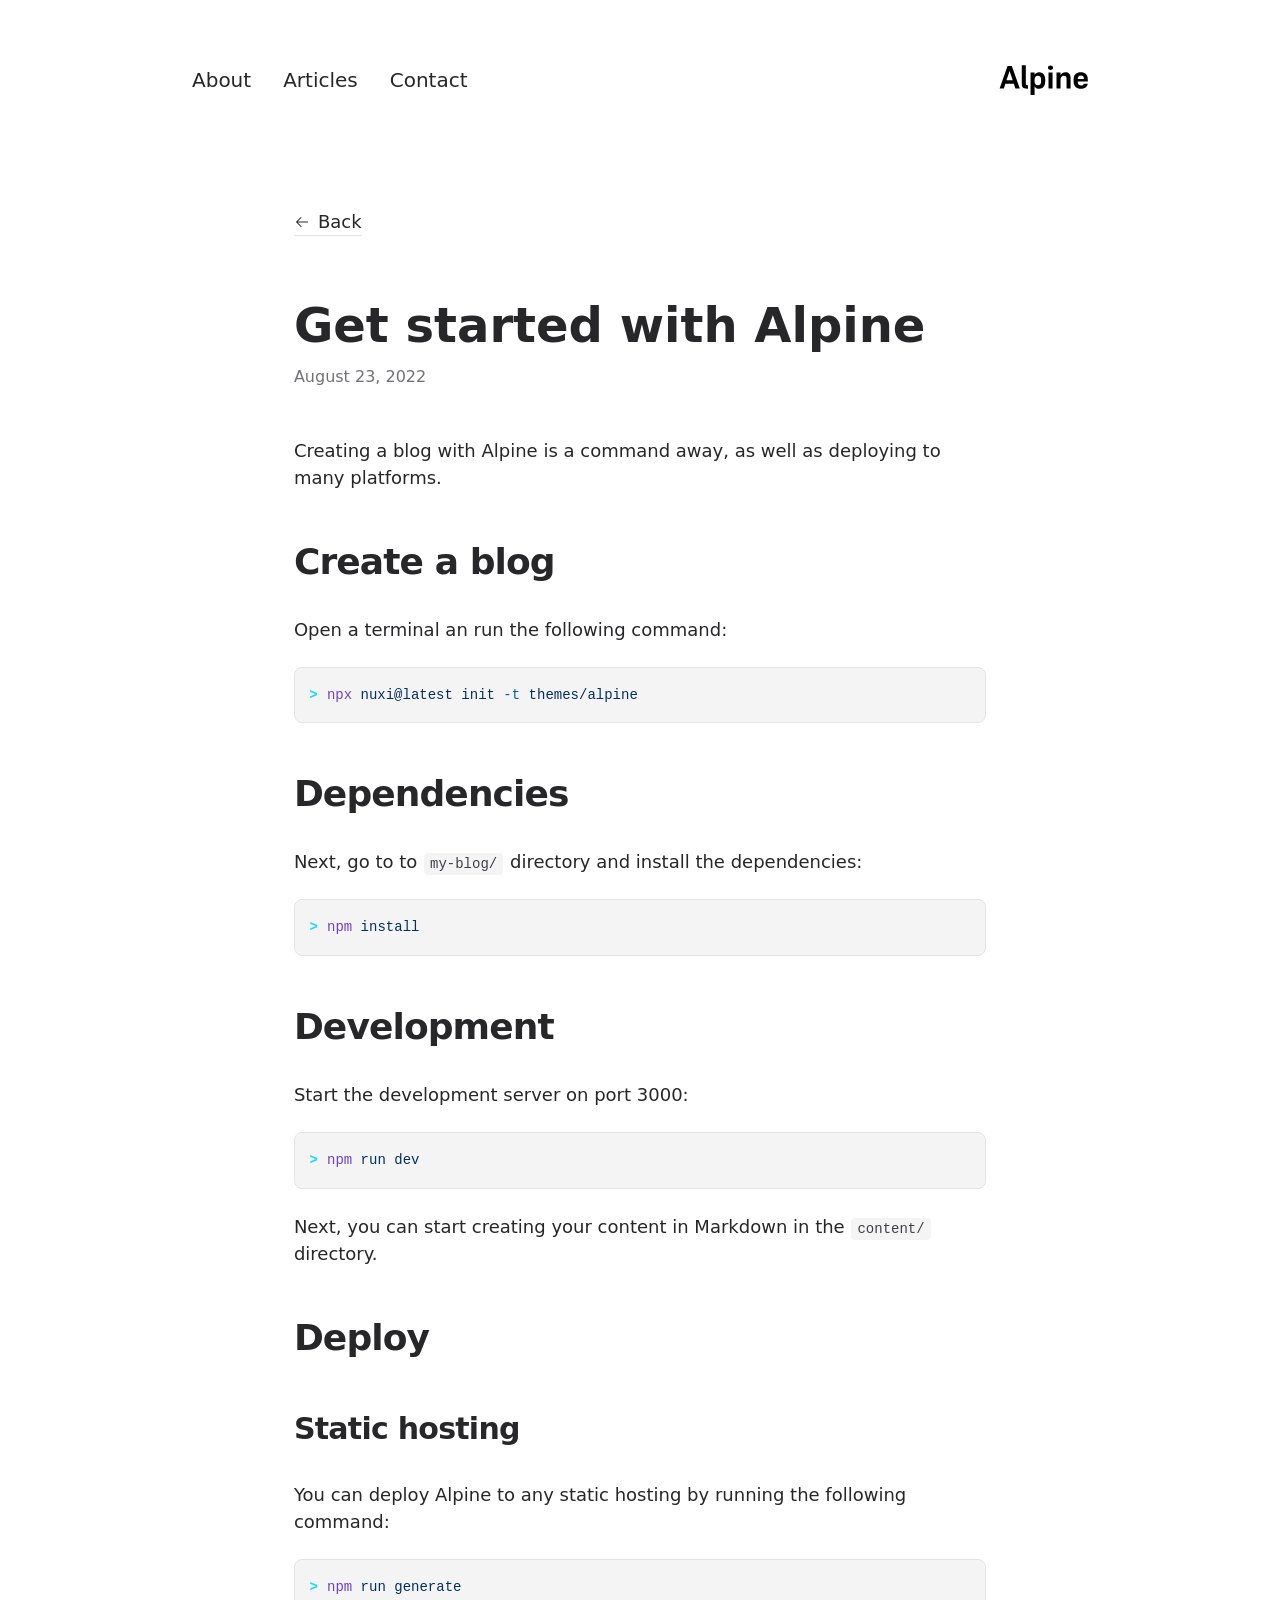
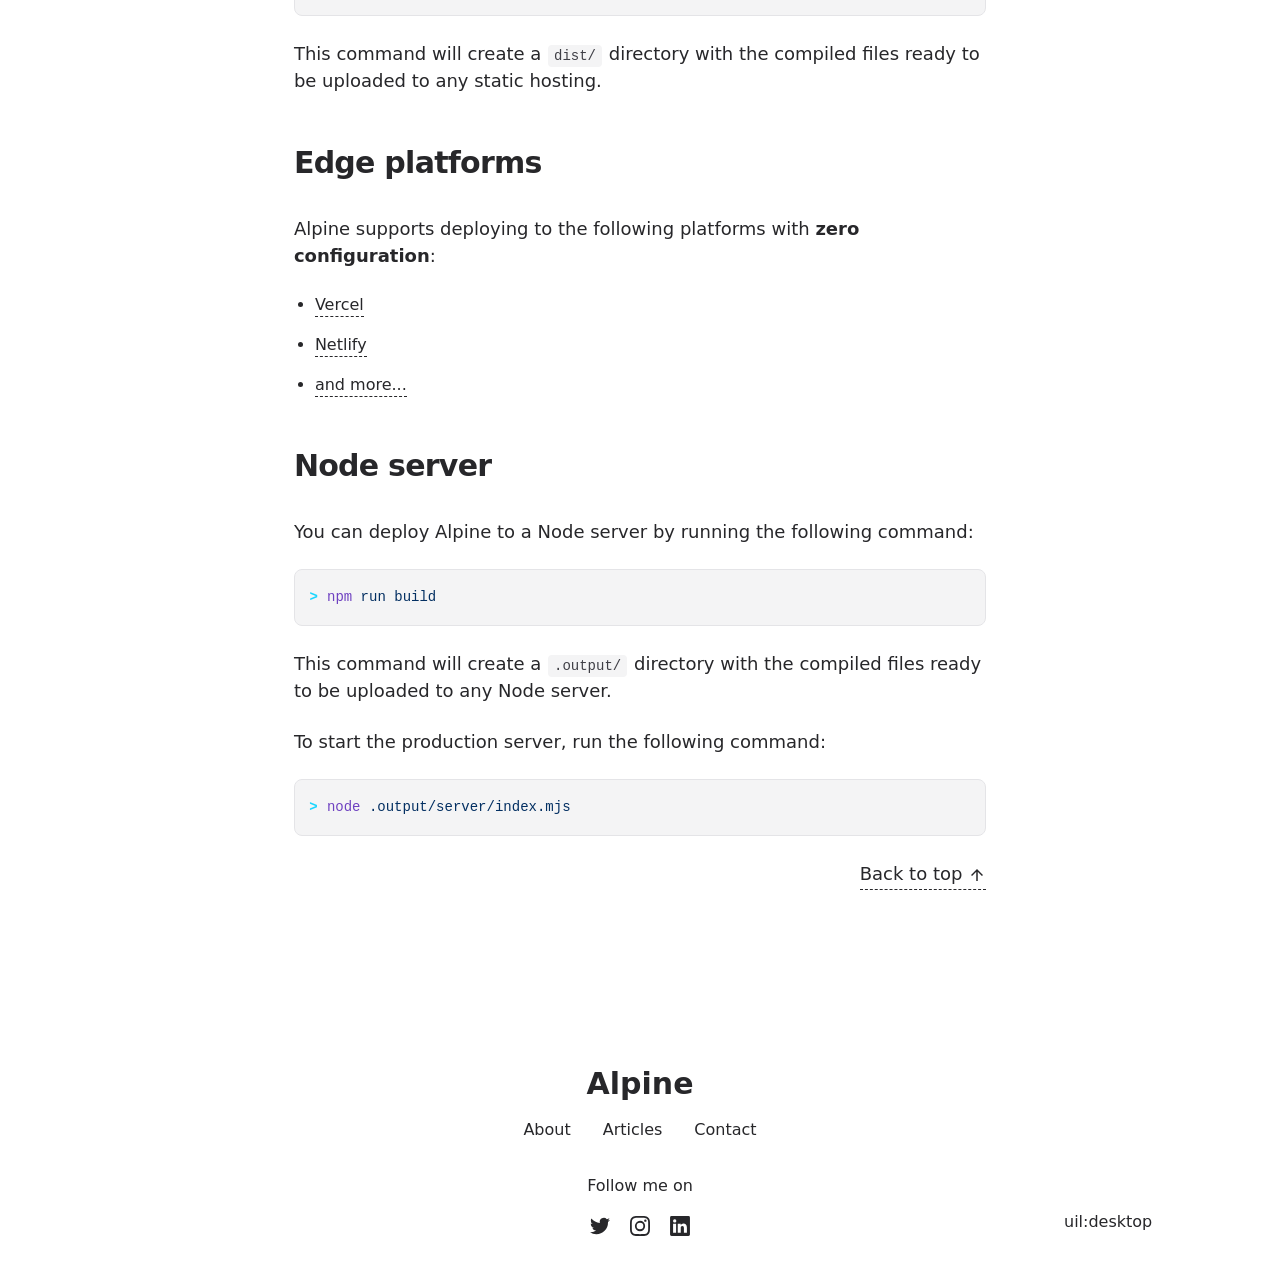
<file: articles/get-started/index.html>
<!DOCTYPE html><html lang="en"><head><meta charset="utf-8">
<meta name="viewport" content="width=device-width, initial-scale=1">
<title>Get started with Alpine</title>
<meta name="twitter:card" content="summary_large_image">
<meta property="og:image:width" content="400">
<meta property="og:image:height" content="300">
<meta property="og:image:alt" content="An image showcasing my project.">
<meta property="og:title" content="Get started with Alpine">
<meta name="description" content="Creating a blog with Alpine is a command away, as well as deploying to many platforms.">
<meta property="og:description" content="Creating a blog with Alpine is a command away, as well as deploying to many platforms.">
<meta property="og:image" content="/articles/get-started.webp">
<link rel="preload" as="fetch" crossorigin="anonymous" href="/articles/get-started/_payload.json">
<link rel="stylesheet" href="/_nuxt/entry.FudVuvg6.css">
<link rel="stylesheet" href="/_nuxt/DocumentDrivenNotFound.sBqeaYwa.css">
<link rel="stylesheet" href="/_nuxt/article.UVm-8lGZ.css">
<link rel="stylesheet" href="/_nuxt/ProseA.MK_cmGdZ.css">
<link rel="stylesheet" href="/_nuxt/ProseH1.bt9N-bae.css">
<link rel="stylesheet" href="/_nuxt/ProseP.6hnK9jAW.css">
<link rel="stylesheet" href="/_nuxt/ProseH2.K4Xbia0A.css">
<link rel="stylesheet" href="/_nuxt/ProsePre.nIRUQbb-.css">
<link rel="stylesheet" href="/_nuxt/ProseCode.czf7OLSA.css">
<link rel="stylesheet" href="/_nuxt/ProseCodeInline.4oq2QBm9.css">
<link rel="stylesheet" href="/_nuxt/ProseH3.6JyZOv8S.css">
<link rel="stylesheet" href="/_nuxt/ProseStrong.TcDGivc6.css">
<link rel="stylesheet" href="/_nuxt/ProseUl.i-MVnr8x.css">
<link rel="stylesheet" href="/_nuxt/ProseLi.mazOR6JG.css">
<link rel="modulepreload" as="script" crossorigin href="/_nuxt/entry.LUJTMDX0.js">
<link rel="modulepreload" as="script" crossorigin href="/_nuxt/NuxtImg.zgv-Yt4J.js">
<link rel="modulepreload" as="script" crossorigin href="/_nuxt/document-driven.G-i13rNz.js">
<link rel="modulepreload" as="script" crossorigin href="/_nuxt/DocumentDrivenEmpty.FGKAV1cT.js">
<link rel="modulepreload" as="script" crossorigin href="/_nuxt/ContentRenderer.Bf4Npaw1.js">
<link rel="modulepreload" as="script" crossorigin href="/_nuxt/ContentRendererMarkdown.vue.IWji9K3S.js">
<link rel="modulepreload" as="script" crossorigin href="/_nuxt/preview.qXipC--V.js">
<link rel="modulepreload" as="script" crossorigin href="/_nuxt/DocumentDrivenNotFound.RIDsAD8K.js">
<link rel="modulepreload" as="script" crossorigin href="/_nuxt/article.xF02ZJ73.js">
<link rel="modulepreload" as="script" crossorigin href="/_nuxt/ProseA.XfG_abdx.js">
<link rel="modulepreload" as="script" crossorigin href="/_nuxt/date.3uOv5BcS.js">
<link rel="modulepreload" as="script" crossorigin href="/_nuxt/ContentRendererMarkdown.M2jYsLVJ.js">
<link rel="modulepreload" as="script" crossorigin href="/_nuxt/ProseH1.at032Kul.js">
<link rel="modulepreload" as="script" crossorigin href="/_nuxt/ProseP.hN2G5wwu.js">
<link rel="modulepreload" as="script" crossorigin href="/_nuxt/ProseH2.sGPKsH7e.js">
<link rel="modulepreload" as="script" crossorigin href="/_nuxt/ProsePre.qGHy04gg.js">
<link rel="modulepreload" as="script" crossorigin href="/_nuxt/ProseCode.yA8yB6p_.js">
<link rel="modulepreload" as="script" crossorigin href="/_nuxt/ProseCodeInline.EZ-BBsx9.js">
<link rel="modulepreload" as="script" crossorigin href="/_nuxt/ProseH3.Ch2wcSoP.js">
<link rel="modulepreload" as="script" crossorigin href="/_nuxt/ProseStrong.1QJd8XTX.js">
<link rel="modulepreload" as="script" crossorigin href="/_nuxt/ProseUl.1MF6liLt.js">
<link rel="modulepreload" as="script" crossorigin href="/_nuxt/ProseLi.zD5WfVjy.js">
<link rel="prefetch" as="script" crossorigin href="/_nuxt/default.46i4-k1r.js">
<link rel="prefetch" as="script" crossorigin href="/_nuxt/page.ddbBoPlj.js">
<link rel="prefetch" as="script" crossorigin href="/_nuxt/client-db.HfyJH-Ed.js">
<link rel="prefetch" as="script" crossorigin href="/_nuxt/slugify.5l9FwDG8.js">
<link rel="prefetch" as="style" href="/_nuxt/useStudio.3MfaGMCn.css">
<link rel="prefetch" as="script" crossorigin href="/_nuxt/useStudio.aLETKT4X.js">
<link rel="prefetch" as="script" crossorigin href="/_nuxt/query.8ji5i3kK.js">
<link rel="prefetch" as="style" href="/_nuxt/error-404._LjjY-y0.css">
<link rel="prefetch" as="script" crossorigin href="/_nuxt/error-404.Z0wGr-BM.js">
<link rel="prefetch" as="style" href="/_nuxt/error-500.Ke0_YfD7.css">
<link rel="prefetch" as="script" crossorigin href="/_nuxt/error-500.fWJp_Kd8.js">
<script type="module" src="/_nuxt/entry.LUJTMDX0.js" crossorigin></script><style id="pinceau-runtime-hydratable">@media{.phy[--]{--puid:Xyj4j5-v;}.pv-nRPwOG{max-width:var(--elements-container-maxWidth);padding-left:var(--elements-container-padding-mobile);padding-right:var(--elements-container-padding-mobile);}@media (min-width: 475px){.pv-nRPwOG{padding-left:var(--elements-container-padding-xs);padding-right:var(--elements-container-padding-xs);}}@media (min-width: 640px){.pv-nRPwOG{padding-left:var(--elements-container-padding-sm);padding-right:var(--elements-container-padding-sm);}}@media (min-width: 768px){.pv-nRPwOG{padding-left:var(--elements-container-padding-md);padding-right:var(--elements-container-padding-md);}}} </style><style id="pinceau-theme">@media { :root {--pinceau-mq: initial; --alpine-readableLine: 68ch;--alpine-backdrop-backgroundColor: #f4f4f5b3;--prose-code-inline-padding: 0.2rem 0.375rem 0.2rem 0.375rem;--prose-code-block-backdropFilter: contrast(1);--prose-code-block-border-style: solid;--prose-code-block-border-width: 1px;--prose-tbody-tr-borderBottom-style: dashed;--prose-tbody-tr-borderBottom-width: 1px;--prose-th-textAlign: inherit;--prose-thead-borderBottom-style: solid;--prose-thead-borderBottom-width: 1px;--prose-thead-border-style: solid;--prose-thead-border-width: 0px;--prose-table-textAlign: start;--prose-hr-width: 1px;--prose-hr-style: solid;--prose-li-listStylePosition: outside;--prose-ol-li-markerColor: currentColor;--prose-ol-paddingInlineStart: 21px;--prose-ol-listStyleType: decimal;--prose-ul-li-markerColor: currentColor;--prose-ul-paddingInlineStart: 21px;--prose-ul-listStyleType: disc;--prose-blockquote-border-style: solid;--prose-blockquote-border-width: 4px;--prose-blockquote-quotes: '201C' '201D' '2018' '2019';--prose-blockquote-paddingInlineStart: 24px;--prose-a-code-color-hover: currentColor;--prose-a-code-color-static: currentColor;--prose-a-hasCode-borderBottom: none;--prose-a-border-distance: 2px;--prose-a-border-color-hover: currentColor;--prose-a-border-color-static: currentColor;--prose-a-border-style-hover: solid;--prose-a-border-style-static: dashed;--prose-a-border-width: 1px;--prose-a-color-static: inherit;--prose-a-textDecoration: none;--prose-h6-margin: 3rem 0 2rem;--prose-h5-margin: 3rem 0 2rem;--prose-h4-margin: 3rem 0 2rem;--prose-h3-margin: 3rem 0 2rem;--prose-h2-margin: 3rem 0 2rem;--prose-h1-margin: 0 0 2rem;--prose-p-fontSize: 18px;--typography-lead-loose: 2;--typography-lead-relaxed: 1.625;--typography-lead-normal: 1.5;--typography-lead-snug: 1.375;--typography-lead-tight: 1.25;--typography-lead-none: 1;--typography-lead-10: 2.5rem;--typography-lead-9: 2.25rem;--typography-lead-8: 2rem;--typography-lead-7: 1.75rem;--typography-lead-6: 1.5rem;--typography-lead-5: 1.25rem;--typography-lead-4: 1rem;--typography-lead-3: .75rem;--typography-lead-2: .5rem;--typography-lead-1: .025rem;--typography-fontWeight-black: 900;--typography-fontWeight-extrabold: 800;--typography-fontWeight-bold: 700;--typography-fontWeight-semibold: 600;--typography-fontWeight-medium: 500;--typography-fontWeight-normal: 400;--typography-fontWeight-light: 300;--typography-fontWeight-extralight: 200;--typography-fontWeight-thin: 100;--typography-fontSize-9xl: 128px;--typography-fontSize-8xl: 96px;--typography-fontSize-7xl: 72px;--typography-fontSize-6xl: 60px;--typography-fontSize-5xl: 48px;--typography-fontSize-4xl: 36px;--typography-fontSize-3xl: 30px;--typography-fontSize-2xl: 24px;--typography-fontSize-xl: 20px;--typography-fontSize-lg: 18px;--typography-fontSize-base: 16px;--typography-fontSize-sm: 14px;--typography-fontSize-xs: 12px;--typography-letterSpacing-wide: 0.025em;--typography-letterSpacing-tight: -0.025em;--typography-verticalMargin-base: 24px;--typography-verticalMargin-sm: 16px;--elements-border-secondary-hover: [object Object];--elements-backdrop-background: #fffc;--elements-backdrop-filter: saturate(200%) blur(20px);--elements-container-maxWidth: 64rem;--lead-loose: 2;--lead-relaxed: 1.625;--lead-normal: 1.5;--lead-snug: 1.375;--lead-tight: 1.25;--lead-none: 1;--lead-10: 2.5rem;--lead-9: 2.25rem;--lead-8: 2rem;--lead-7: 1.75rem;--lead-6: 1.5rem;--lead-5: 1.25rem;--lead-4: 1rem;--lead-3: .75rem;--lead-2: .5rem;--lead-1: .025rem;--letterSpacing-widest: 0.1em;--letterSpacing-wider: 0.05em;--letterSpacing-wide: 0.025em;--letterSpacing-normal: 0em;--letterSpacing-tight: -0.025em;--letterSpacing-tighter: -0.05em;--fontSize-9xl: 8rem;--fontSize-8xl: 6rem;--fontSize-7xl: 4.5rem;--fontSize-6xl: 3.75rem;--fontSize-5xl: 3rem;--fontSize-4xl: 2.25rem;--fontSize-3xl: 1.875rem;--fontSize-2xl: 1.5rem;--fontSize-xl: 1.25rem;--fontSize-lg: 1.125rem;--fontSize-base: 1rem;--fontSize-sm: 0.875rem;--fontSize-xs: 0.75rem;--fontWeight-black: 900;--fontWeight-extrabold: 800;--fontWeight-bold: 700;--fontWeight-semibold: 600;--fontWeight-medium: 500;--fontWeight-normal: 400;--fontWeight-light: 300;--fontWeight-extralight: 200;--fontWeight-thin: 100;--font-mono: ui-monospace, SFMono-Regular, Menlo, Monaco, Consolas, Liberation Mono, Courier New, monospace;--font-serif: ui-serif, Georgia, Cambria, Times New Roman, Times, serif;--font-sans: ui-sans-serif, system-ui, -apple-system, BlinkMacSystemFont, Segoe UI, Roboto, Helvetica Neue, Arial, Noto Sans, sans-serif, Apple Color Emoji, Segoe UI Emoji, Segoe UI Symbol, Noto Color Emoji;--opacity-total: 1;--opacity-high: 0.8;--opacity-medium: 0.5;--opacity-soft: 0.3;--opacity-light: 0.15;--opacity-bright: 0.1;--opacity-noOpacity: 0;--borderWidth-lg: 3px;--borderWidth-md: 2px;--borderWidth-sm: 1px;--borderWidth-noBorder: 0;--space-rem-875: 0.875rem;--space-rem-625: 0.625rem;--space-rem-375: 0.375rem;--space-rem-125: 0.125rem;--space-px: 1px;--space-128: 32rem;--space-96: 24rem;--space-80: 20rem;--space-72: 18rem;--space-64: 16rem;--space-60: 15rem;--space-56: 14rem;--space-52: 13rem;--space-48: 12rem;--space-44: 11rem;--space-40: 10rem;--space-36: 9rem;--space-32: 8rem;--space-28: 7rem;--space-24: 6rem;--space-20: 5rem;--space-16: 4rem;--space-14: 3.5rem;--space-12: 3rem;--space-11: 2.75rem;--space-10: 2.5rem;--space-9: 2.25rem;--space-8: 2rem;--space-7: 1.75rem;--space-6: 1.5rem;--space-5: 1.25rem;--space-4: 1rem;--space-3: 0.75rem;--space-2: 0.5rem;--space-1: 0.25rem;--space-0: 0px;--size-full: 100%;--size-7xl: 80rem;--size-6xl: 72rem;--size-5xl: 64rem;--size-4xl: 56rem;--size-3xl: 48rem;--size-2xl: 42rem;--size-xl: 36rem;--size-lg: 32rem;--size-md: 28rem;--size-sm: 24rem;--size-xs: 20rem;--size-200: 200px;--size-104: 104px;--size-80: 80px;--size-64: 64px;--size-56: 56px;--size-48: 48px;--size-40: 40px;--size-32: 32px;--size-24: 24px;--size-20: 20px;--size-16: 16px;--size-12: 12px;--size-8: 8px;--size-6: 6px;--size-4: 4px;--size-2: 2px;--size-0: 0px;--radii-full: 9999px;--radii-3xl: 1.75rem;--radii-2xl: 1.5rem;--radii-xl: 1rem;--radii-lg: 0.75rem;--radii-md: 0.5rem;--radii-sm: 0.375rem;--radii-xs: 0.25rem;--radii-2xs: 0.125rem;--radii-none: 0px;--shadow-none: 0px 0px 0px 0px transparent;--shadow-lg: 0px 10px 15px -3px #000000, 0px 4px 6px -4px #000000;--shadow-md: 0px 4px 6px -1px #000000, 0px 2px 4px -2px #000000;--shadow-sm: 0px 1px 3px 0px #000000, 0px 1px 2px -1px #000000;--shadow-xs: 0px 1px 2px 0px #000000;--height-screen: 100vh;--width-screen: 100vw;--color-primary-900: #002e38;--color-primary-800: #005c70;--color-primary-700: #008aa9;--color-primary-600: #00b9e1;--color-primary-500: #1ad6ff;--color-primary-400: #40ddff;--color-primary-300: #66e4ff;--color-primary-200: #8deaff;--color-primary-100: #b3f1ff;--color-primary-50: #d9f8ff;--color-ruby-900: #380011;--color-ruby-800: #700021;--color-ruby-700: #a90032;--color-ruby-600: #e10043;--color-ruby-500: #ff1a5e;--color-ruby-400: #ff4079;--color-ruby-300: #ff6694;--color-ruby-200: #ff8dae;--color-ruby-100: #ffb3c9;--color-ruby-50: #ffd9e4;--color-pink-900: #380025;--color-pink-800: #70004b;--color-pink-700: #a90070;--color-pink-600: #e10095;--color-pink-500: #ff1ab2;--color-pink-400: #ff40bf;--color-pink-300: #ff66cc;--color-pink-200: #ff8dd8;--color-pink-100: #ffb3e5;--color-pink-50: #ffd9f2;--color-purple-900: #190038;--color-purple-800: #330070;--color-purple-700: #4c00a9;--color-purple-600: #6500e1;--color-purple-500: #811aff;--color-purple-400: #9640ff;--color-purple-300: #ab66ff;--color-purple-200: #c08dff;--color-purple-100: #d5b3ff;--color-purple-50: #ead9ff;--color-royalblue-900: #0b0531;--color-royalblue-800: #160a62;--color-royalblue-700: #211093;--color-royalblue-600: #2c15c4;--color-royalblue-500: #4127e8;--color-royalblue-400: #614bec;--color-royalblue-300: #806ff0;--color-royalblue-200: #a093f3;--color-royalblue-100: #c0b7f7;--color-royalblue-50: #dfdbfb;--color-indigoblue-900: #001238;--color-indigoblue-800: #002370;--color-indigoblue-700: #0035a9;--color-indigoblue-600: #0047e1;--color-indigoblue-500: #1a62ff;--color-indigoblue-400: #407cff;--color-indigoblue-300: #6696ff;--color-indigoblue-200: #8db0ff;--color-indigoblue-100: #b3cbff;--color-indigoblue-50: #d9e5ff;--color-blue-900: #002438;--color-blue-800: #004870;--color-blue-700: #006ca9;--color-blue-600: #0090e1;--color-blue-500: #1aadff;--color-blue-400: #40bbff;--color-blue-300: #66c8ff;--color-blue-200: #8dd6ff;--color-blue-100: #b3e4ff;--color-blue-50: #d9f1ff;--color-lightblue-900: #002e38;--color-lightblue-800: #005c70;--color-lightblue-700: #008aa9;--color-lightblue-600: #00b9e1;--color-lightblue-500: #1ad6ff;--color-lightblue-400: #40ddff;--color-lightblue-300: #66e4ff;--color-lightblue-200: #8deaff;--color-lightblue-100: #b3f1ff;--color-lightblue-50: #d9f8ff;--color-teal-900: #062a28;--color-teal-800: #0b544f;--color-teal-700: #117d77;--color-teal-600: #16a79e;--color-teal-500: #1cd1c6;--color-teal-400: #36e4da;--color-teal-300: #5fe9e1;--color-teal-200: #87efe9;--color-teal-100: #aff4f0;--color-teal-50: #d7faf8;--color-pear-900: #2a2b09;--color-pear-800: #545512;--color-pear-700: #7e801b;--color-pear-600: #a8aa24;--color-pear-500: #d0d32f;--color-pear-400: #d8da52;--color-pear-300: #e0e274;--color-pear-200: #e8e997;--color-pear-100: #eff0ba;--color-pear-50: #f7f8dc;--color-red-900: #380300;--color-red-800: #700700;--color-red-700: #a90a00;--color-red-600: #e10e00;--color-red-500: #ff281a;--color-red-400: #ff4c40;--color-red-300: #ff7066;--color-red-200: #ff948d;--color-red-100: #ffb7b3;--color-red-50: #ffdbd9;--color-orange-900: #381800;--color-orange-800: #702f00;--color-orange-700: #a94700;--color-orange-600: #e15e00;--color-orange-500: #ff7a1a;--color-orange-400: #ff9040;--color-orange-300: #ffa666;--color-orange-200: #ffbd8d;--color-orange-100: #ffd3b3;--color-orange-50: #ffe9d9;--color-yellow-900: #362b03;--color-yellow-800: #6d5605;--color-yellow-700: #a38108;--color-yellow-600: #daac0a;--color-yellow-500: #f5c828;--color-yellow-400: #f7d14c;--color-yellow-300: #f8da70;--color-yellow-200: #fae393;--color-yellow-100: #fcedb7;--color-yellow-50: #fdf6db;--color-green-900: #003f25;--color-green-800: #005e38;--color-green-700: #007e4a;--color-green-600: #009d5d;--color-green-500: #00bd6f;--color-green-400: #00dc82;--color-green-300: #30ffaa;--color-green-200: #83ffcc;--color-green-100: #acffdd;--color-green-50: #d6ffee;--color-gray-900: #18181B;--color-gray-800: #27272A;--color-gray-700: #3f3f46;--color-gray-600: #52525B;--color-gray-500: #71717A;--color-gray-400: #a1a1aa;--color-gray-300: #D4d4d8;--color-gray-200: #e4e4e7;--color-gray-100: #f4f4f5;--color-gray-50: #fafafa;--color-black: #0c0c0d;--color-white: #FFFFFF;--media-portrait: only screen and (orientation: portrait);--media-landscape: only screen and (orientation: landscape);--media-rm: (prefers-reduced-motion: reduce);--media-2xl: (min-width: 1536px);--media-xl: (min-width: 1280px);--media-lg: (min-width: 1024px);--media-md: (min-width: 768px);--media-sm: (min-width: 640px);--media-xs: (min-width: 475px);--alpine-body-color: var(--color-gray-800);--alpine-body-backgroundColor: var(--color-white);--prose-code-inline-fontWeight: var(--typography-fontWeight-normal);--prose-code-inline-fontSize: var(--typography-fontSize-sm);--prose-code-inline-borderRadius: var(--radii-xs);--prose-code-block-pre-padding: var(--typography-verticalMargin-sm);--prose-code-block-margin: var(--typography-verticalMargin-base) 0;--prose-code-block-fontSize: var(--typography-fontSize-sm);--prose-tbody-code-inline-fontSize: var(--typography-fontSize-sm);--prose-tbody-td-padding: var(--typography-verticalMargin-sm);--prose-th-fontWeight: var(--typography-fontWeight-semibold);--prose-th-padding: 0 var(--typography-verticalMargin-sm) var(--typography-verticalMargin-sm) var(--typography-verticalMargin-sm);--prose-table-lineHeight: var(--typography-lead-6);--prose-table-fontSize: var(--typography-fontSize-sm);--prose-table-margin: var(--typography-verticalMargin-base) 0;--prose-hr-margin: var(--typography-verticalMargin-base) 0;--prose-li-margin: var(--typography-verticalMargin-sm) 0;--prose-ol-margin: var(--typography-verticalMargin-base) 0;--prose-ul-margin: var(--typography-verticalMargin-base) 0;--prose-blockquote-margin: var(--typography-verticalMargin-base) 0;--prose-a-code-border-style: var(--prose-a-border-style-static);--prose-a-code-border-width: var(--prose-a-border-width);--prose-a-fontWeight: var(--typography-fontWeight-medium);--prose-img-margin: var(--typography-verticalMargin-base) 0;--prose-strong-fontWeight: var(--typography-fontWeight-semibold);--prose-h6-iconSize: var(--typography-fontSize-base);--prose-h6-fontWeight: var(--typography-fontWeight-semibold);--prose-h6-lineHeight: var(--typography-lead-normal);--prose-h6-fontSize: var(--typography-fontSize-lg);--prose-h5-iconSize: var(--typography-fontSize-lg);--prose-h5-fontWeight: var(--typography-fontWeight-semibold);--prose-h5-lineHeight: var(--typography-lead-snug);--prose-h5-fontSize: var(--typography-fontSize-xl);--prose-h4-iconSize: var(--typography-fontSize-lg);--prose-h4-letterSpacing: var(--typography-letterSpacing-tight);--prose-h4-fontWeight: var(--typography-fontWeight-semibold);--prose-h4-lineHeight: var(--typography-lead-snug);--prose-h4-fontSize: var(--typography-fontSize-2xl);--prose-h3-iconSize: var(--typography-fontSize-xl);--prose-h3-letterSpacing: var(--typography-letterSpacing-tight);--prose-h3-fontWeight: var(--typography-fontWeight-semibold);--prose-h3-lineHeight: var(--typography-lead-snug);--prose-h3-fontSize: var(--typography-fontSize-3xl);--prose-h2-iconSize: var(--typography-fontSize-2xl);--prose-h2-letterSpacing: var(--typography-letterSpacing-tight);--prose-h2-fontWeight: var(--typography-fontWeight-semibold);--prose-h2-lineHeight: var(--typography-lead-tight);--prose-h2-fontSize: var(--typography-fontSize-4xl);--prose-h1-iconSize: var(--typography-fontSize-3xl);--prose-h1-letterSpacing: var(--typography-letterSpacing-tight);--prose-h1-fontWeight: var(--typography-fontWeight-bold);--prose-h1-lineHeight: var(--typography-lead-tight);--prose-h1-fontSize: var(--typography-fontSize-5xl);--prose-p-br-margin: var(--typography-verticalMargin-base) 0 0 0;--prose-p-margin: var(--typography-verticalMargin-base) 0;--prose-p-lineHeight: var(--typography-lead-normal);--typography-color-primary-900: var(--color-primary-900);--typography-color-primary-800: var(--color-primary-800);--typography-color-primary-700: var(--color-primary-700);--typography-color-primary-600: var(--color-primary-600);--typography-color-primary-500: var(--color-primary-500);--typography-color-primary-400: var(--color-primary-400);--typography-color-primary-300: var(--color-primary-300);--typography-color-primary-200: var(--color-primary-200);--typography-color-primary-100: var(--color-primary-100);--typography-color-primary-50: var(--color-primary-50);--typography-font-code: var(--font-mono);--typography-font-body: var(--font-sans);--typography-font-display: var(--font-sans);--typography-body-backgroundColor: var(--color-white);--typography-body-color: var(--color-black);--elements-state-danger-borderColor-secondary: var(--color-red-200);--elements-state-danger-borderColor-primary: var(--color-red-100);--elements-state-danger-backgroundColor-secondary: var(--color-red-100);--elements-state-danger-backgroundColor-primary: var(--color-red-50);--elements-state-danger-color-secondary: var(--color-red-600);--elements-state-danger-color-primary: var(--color-red-500);--elements-state-warning-borderColor-secondary: var(--color-yellow-200);--elements-state-warning-borderColor-primary: var(--color-yellow-100);--elements-state-warning-backgroundColor-secondary: var(--color-yellow-100);--elements-state-warning-backgroundColor-primary: var(--color-yellow-50);--elements-state-warning-color-secondary: var(--color-yellow-700);--elements-state-warning-color-primary: var(--color-yellow-600);--elements-state-success-borderColor-secondary: var(--color-green-200);--elements-state-success-borderColor-primary: var(--color-green-100);--elements-state-success-backgroundColor-secondary: var(--color-green-100);--elements-state-success-backgroundColor-primary: var(--color-green-50);--elements-state-success-color-secondary: var(--color-green-600);--elements-state-success-color-primary: var(--color-green-500);--elements-state-info-borderColor-secondary: var(--color-blue-200);--elements-state-info-borderColor-primary: var(--color-blue-100);--elements-state-info-backgroundColor-secondary: var(--color-blue-100);--elements-state-info-backgroundColor-primary: var(--color-blue-50);--elements-state-info-color-secondary: var(--color-blue-600);--elements-state-info-color-primary: var(--color-blue-500);--elements-state-primary-borderColor-secondary: var(--color-primary-200);--elements-state-primary-borderColor-primary: var(--color-primary-100);--elements-state-primary-backgroundColor-secondary: var(--color-primary-100);--elements-state-primary-backgroundColor-primary: var(--color-primary-50);--elements-state-primary-color-secondary: var(--color-primary-700);--elements-state-primary-color-primary: var(--color-primary-600);--elements-surface-secondary-backgroundColor: var(--color-gray-200);--elements-surface-primary-backgroundColor: var(--color-gray-100);--elements-surface-background-base: var(--color-gray-100);--elements-border-secondary-static: var(--color-gray-200);--elements-border-primary-hover: var(--color-gray-200);--elements-border-primary-static: var(--color-gray-100);--elements-container-padding-md: var(--space-16);--elements-container-padding-sm: var(--space-12);--elements-container-padding-xs: var(--space-8);--elements-container-padding-mobile: var(--space-6);--elements-text-secondary-color-hover: var(--color-gray-700);--elements-text-secondary-color-static: var(--color-gray-500);--elements-text-primary-color-static: var(--color-gray-900);--text-6xl-lineHeight: var(--lead-none);--text-6xl-fontSize: var(--fontSize-6xl);--text-5xl-lineHeight: var(--lead-none);--text-5xl-fontSize: var(--fontSize-5xl);--text-4xl-lineHeight: var(--lead-10);--text-4xl-fontSize: var(--fontSize-4xl);--text-3xl-lineHeight: var(--lead-9);--text-3xl-fontSize: var(--fontSize-3xl);--text-2xl-lineHeight: var(--lead-8);--text-2xl-fontSize: var(--fontSize-2xl);--text-xl-lineHeight: var(--lead-7);--text-xl-fontSize: var(--fontSize-xl);--text-lg-lineHeight: var(--lead-7);--text-lg-fontSize: var(--fontSize-lg);--text-base-lineHeight: var(--lead-6);--text-base-fontSize: var(--fontSize-base);--text-sm-lineHeight: var(--lead-5);--text-sm-fontSize: var(--fontSize-sm);--text-xs-lineHeight: var(--lead-4);--text-xs-fontSize: var(--fontSize-xs);--shadow-2xl: 0px 25px 50px -12px var(--color-gray-900);--shadow-xl: 0px 20px 25px -5px var(--color-gray-400), 0px 8px 10px -6px #000000;--color-secondary-900: var(--color-gray-900);--color-secondary-800: var(--color-gray-800);--color-secondary-700: var(--color-gray-700);--color-secondary-600: var(--color-gray-600);--color-secondary-500: var(--color-gray-500);--color-secondary-400: var(--color-gray-400);--color-secondary-300: var(--color-gray-300);--color-secondary-200: var(--color-gray-200);--color-secondary-100: var(--color-gray-100);--color-secondary-50: var(--color-gray-50);--prose-a-code-background-hover: var(--typography-color-primary-50);--prose-a-code-border-color-hover: var(--typography-color-primary-500);--prose-a-color-hover: var(--typography-color-primary-500);--typography-color-secondary-900: var(--color-secondary-900);--typography-color-secondary-800: var(--color-secondary-800);--typography-color-secondary-700: var(--color-secondary-700);--typography-color-secondary-600: var(--color-secondary-600);--typography-color-secondary-500: var(--color-secondary-500);--typography-color-secondary-400: var(--color-secondary-400);--typography-color-secondary-300: var(--color-secondary-300);--typography-color-secondary-200: var(--color-secondary-200);--typography-color-secondary-100: var(--color-secondary-100);--typography-color-secondary-50: var(--color-secondary-50);--prose-code-inline-backgroundColor: var(--typography-color-secondary-100);--prose-code-inline-color: var(--typography-color-secondary-700);--prose-code-block-backgroundColor: var(--typography-color-secondary-100);--prose-code-block-color: var(--typography-color-secondary-700);--prose-code-block-border-color: var(--typography-color-secondary-200);--prose-tbody-tr-borderBottom-color: var(--typography-color-secondary-200);--prose-th-color: var(--typography-color-secondary-600);--prose-thead-borderBottom-color: var(--typography-color-secondary-200);--prose-thead-border-color: var(--typography-color-secondary-300);--prose-hr-color: var(--typography-color-secondary-200);--prose-blockquote-border-color: var(--typography-color-secondary-200);--prose-blockquote-color: var(--typography-color-secondary-500);--prose-a-code-border-color-static: var(--typography-color-secondary-400); } }@media { :root.dark {--pinceau-mq: dark; --alpine-backdrop-backgroundColor: #18181bb3;--prose-code-block-backdropFilter: contrast(1);--prose-ol-li-markerColor: currentColor;--prose-ul-li-markerColor: currentColor;--prose-a-code-color-hover: currentColor;--prose-a-code-color-static: currentColor;--prose-a-border-color-hover: currentColor;--prose-a-border-color-static: currentColor;--prose-a-color-static: inherit;--elements-backdrop-background: #0c0d0ccc;--alpine-body-color: var(--color-gray-200);--alpine-body-backgroundColor: var(--color-black);--typography-body-backgroundColor: var(--color-black);--typography-body-color: var(--color-white);--elements-state-danger-borderColor-secondary: var(--color-red-700);--elements-state-danger-borderColor-primary: var(--color-red-800);--elements-state-danger-backgroundColor-secondary: var(--color-red-800);--elements-state-danger-backgroundColor-primary: var(--color-red-900);--elements-state-danger-color-secondary: var(--color-red-200);--elements-state-danger-color-primary: var(--color-red-300);--elements-state-warning-borderColor-secondary: var(--color-yellow-700);--elements-state-warning-borderColor-primary: var(--color-yellow-800);--elements-state-warning-backgroundColor-secondary: var(--color-yellow-800);--elements-state-warning-backgroundColor-primary: var(--color-yellow-900);--elements-state-warning-color-secondary: var(--color-yellow-200);--elements-state-warning-color-primary: var(--color-yellow-400);--elements-state-success-borderColor-secondary: var(--color-green-700);--elements-state-success-borderColor-primary: var(--color-green-800);--elements-state-success-backgroundColor-secondary: var(--color-green-800);--elements-state-success-backgroundColor-primary: var(--color-green-900);--elements-state-success-color-secondary: var(--color-green-200);--elements-state-success-color-primary: var(--color-green-400);--elements-state-info-borderColor-secondary: var(--color-blue-700);--elements-state-info-borderColor-primary: var(--color-blue-800);--elements-state-info-backgroundColor-secondary: var(--color-blue-800);--elements-state-info-backgroundColor-primary: var(--color-blue-900);--elements-state-info-color-secondary: var(--color-blue-200);--elements-state-info-color-primary: var(--color-blue-400);--elements-state-primary-borderColor-secondary: var(--color-primary-700);--elements-state-primary-borderColor-primary: var(--color-primary-800);--elements-state-primary-backgroundColor-secondary: var(--color-primary-800);--elements-state-primary-backgroundColor-primary: var(--color-primary-900);--elements-state-primary-color-secondary: var(--color-primary-200);--elements-state-primary-color-primary: var(--color-primary-400);--elements-surface-secondary-backgroundColor: var(--color-gray-800);--elements-surface-primary-backgroundColor: var(--color-gray-900);--elements-surface-background-base: var(--color-gray-900);--elements-border-secondary-static: var(--color-gray-800);--elements-border-primary-hover: var(--color-gray-800);--elements-border-primary-static: var(--color-gray-900);--elements-text-secondary-color-hover: var(--color-gray-200);--elements-text-secondary-color-static: var(--color-gray-400);--elements-text-primary-color-static: var(--color-gray-50);--prose-a-code-background-hover: var(--typography-color-primary-900);--prose-a-code-border-color-hover: var(--typography-color-primary-600);--prose-a-color-hover: var(--typography-color-primary-400);--prose-code-inline-backgroundColor: var(--typography-color-secondary-800);--prose-code-inline-color: var(--typography-color-secondary-200);--prose-code-block-backgroundColor: var(--typography-color-secondary-900);--prose-code-block-color: var(--typography-color-secondary-200);--prose-code-block-border-color: var(--typography-color-secondary-800);--prose-tbody-tr-borderBottom-color: var(--typography-color-secondary-800);--prose-th-color: var(--typography-color-secondary-400);--prose-thead-borderBottom-color: var(--typography-color-secondary-800);--prose-thead-border-color: var(--typography-color-secondary-600);--prose-hr-color: var(--typography-color-secondary-800);--prose-blockquote-border-color: var(--typography-color-secondary-700);--prose-blockquote-color: var(--typography-color-secondary-400);--prose-a-code-border-color-static: var(--typography-color-secondary-600); } }</style><script>"use strict";(()=>{const a=window,e=document.documentElement,m=["dark","light"],c=window&&window.localStorage&&window.localStorage.getItem&&window.localStorage.getItem("nuxt-color-mode")||"system";let n=c==="system"?d():c;const l=e.getAttribute("data-color-mode-forced");l&&(n=l),i(n),a["__NUXT_COLOR_MODE__"]={preference:c,value:n,getColorScheme:d,addColorScheme:i,removeColorScheme:f};function i(o){const t=""+o+"",s="";e.classList?e.classList.add(t):e.className+=" "+t,s&&e.setAttribute("data-"+s,o)}function f(o){const t=""+o+"",s="";e.classList?e.classList.remove(t):e.className=e.className.replace(new RegExp(t,"g"),""),s&&e.removeAttribute("data-"+s)}function r(o){return a.matchMedia("(prefers-color-scheme"+o+")")}function d(){if(a.matchMedia&&r("").media!=="not all"){for(const o of m)if(r(":"+o).matches)return o}return"light"}})();
</script></head><body><div id="__nuxt"><div class="container pv-nRPwOG pc-Xyj4j5 app-layout" data-v-3f56e3b3 data-v-1afb8f87><!--[--><div class="nuxt-progress" style="width:0%;height:3px;opacity:0;background-size:Infinity% auto;" data-v-3f56e3b3></div><header class="right" data-v-3f56e3b3 data-v-9d9e217c><div class="menu" data-v-9d9e217c><button aria-label="Navigation Menu" data-v-9d9e217c><svg width="24" height="24" viewBox="0 0 68 68" fill="currentColor" xmlns="http://www.w3.org/2000/svg" data-v-9d9e217c><path d="M8 34C8 32.1362 8 31.2044 8.30448 30.4693C8.71046 29.4892 9.48915 28.7105 10.4693 28.3045C11.2044 28 12.1362 28 14 28C15.8638 28 16.7956 28 17.5307 28.3045C18.5108 28.7105 19.2895 29.4892 19.6955 30.4693C20 31.2044 20 32.1362 20 34C20 35.8638 20 36.7956 19.6955 37.5307C19.2895 38.5108 18.5108 39.2895 17.5307 39.6955C16.7956 40 15.8638 40 14 40C12.1362 40 11.2044 40 10.4693 39.6955C9.48915 39.2895 8.71046 38.5108 8.30448 37.5307C8 36.7956 8 35.8638 8 34Z" data-v-9d9e217c></path><path d="M28 34C28 32.1362 28 31.2044 28.3045 30.4693C28.7105 29.4892 29.4892 28.7105 30.4693 28.3045C31.2044 28 32.1362 28 34 28C35.8638 28 36.7956 28 37.5307 28.3045C38.5108 28.7105 39.2895 29.4892 39.6955 30.4693C40 31.2044 40 32.1362 40 34C40 35.8638 40 36.7956 39.6955 37.5307C39.2895 38.5108 38.5108 39.2895 37.5307 39.6955C36.7956 40 35.8638 40 34 40C32.1362 40 31.2044 40 30.4693 39.6955C29.4892 39.2895 28.7105 38.5108 28.3045 37.5307C28 36.7956 28 35.8638 28 34Z" data-v-9d9e217c></path><path d="M48 34C48 32.1362 48 31.2044 48.3045 30.4693C48.7105 29.4892 49.4892 28.7105 50.4693 28.3045C51.2044 28 52.1362 28 54 28C55.8638 28 56.7956 28 57.5307 28.3045C58.5108 28.7105 59.2895 29.4892 59.6955 30.4693C60 31.2044 60 32.1362 60 34C60 35.8638 60 36.7956 59.6955 37.5307C59.2895 38.5108 58.5108 39.2895 57.5307 39.6955C56.7956 40 55.8638 40 54 40C52.1362 40 51.2044 40 50.4693 39.6955C49.4892 39.2895 48.7105 38.5108 48.3045 37.5307C48 36.7956 48 35.8638 48 34Z" data-v-9d9e217c></path></svg></button></div><div class="overlay" data-v-9d9e217c><nav data-v-9d9e217c data-v-ea9c6b08><ul data-v-ea9c6b08><!--[--><li data-v-ea9c6b08><a href="/" class="" data-v-ea9c6b08><span class="underline-fx" data-v-ea9c6b08></span> About</a></li><li data-v-ea9c6b08><a href="/articles" class="" data-v-ea9c6b08><span class="underline-fx" data-v-ea9c6b08></span> Articles</a></li><li data-v-ea9c6b08><a href="/contact" class="" data-v-ea9c6b08><span class="underline-fx" data-v-ea9c6b08></span> Contact</a></li><!--]--></ul></nav></div><div class="logo" data-v-9d9e217c><a href="/" class="" data-v-9d9e217c><img src="/logo-dark.svg" class="dark-img" alt="alpine" width="89" height="31" data-v-9d9e217c><img src="/logo.svg" class="light-img" alt="alpine" width="89" height="31" data-v-9d9e217c></a></div><div class="main-nav" data-v-9d9e217c><nav data-v-9d9e217c data-v-ea9c6b08><ul data-v-ea9c6b08><!--[--><li data-v-ea9c6b08><a href="/" class="" data-v-ea9c6b08><span class="underline-fx" data-v-ea9c6b08></span> About</a></li><li data-v-ea9c6b08><a href="/articles" class="" data-v-ea9c6b08><span class="underline-fx" data-v-ea9c6b08></span> Articles</a></li><li data-v-ea9c6b08><a href="/contact" class="" data-v-ea9c6b08><span class="underline-fx" data-v-ea9c6b08></span> Contact</a></li><!--]--></ul></nav></div></header><!--[--><div class="document-driven-page"><article data-v-cf4555f5><a href="/articles" class="back" data-v-cf4555f5><svg xmlns="http://www.w3.org/2000/svg" xmlns:xlink="http://www.w3.org/1999/xlink" aria-hidden="true" role="img" class="icon" data-v-cf4555f5 style="" width="1em" height="1em" viewBox="0 0 256 256" data-v-c9c9e042><path fill="currentColor" d="M224 128a8 8 0 0 1-8 8H59.31l58.35 58.34a8 8 0 0 1-11.32 11.32l-72-72a8 8 0 0 1 0-11.32l72-72a8 8 0 0 1 11.32 11.32L59.31 120H216a8 8 0 0 1 8 8"/></svg><span data-v-cf4555f5> Back </span></a><header data-v-cf4555f5><h1 class="title" data-v-cf4555f5>Get started with Alpine</h1><time datetime="2022-08-23T00:00:00.000Z" data-v-cf4555f5>August 23, 2022</time></header><div class="prose" data-v-cf4555f5><!--[--><div><h1 id="get-started-with-alpine" data-v-74b24308><a aria-current="page" href="/articles/get-started#get-started-with-alpine" class="router-link-active router-link-exact-active" data-v-74b24308><!--[-->Get started with Alpine<!--]--><!----></a></h1><p data-v-0ede3edf><!--[-->Creating a blog with Alpine is a command away, as well as deploying to many platforms.<!--]--></p><h2 id="create-a-blog" data-v-c1823f16><a aria-current="page" href="/articles/get-started#create-a-blog" class="router-link-active router-link-exact-active" data-v-c1823f16><!--[-->Create a blog<!--]--><!----></a></h2><p data-v-0ede3edf><!--[-->Open a terminal an run the following command:<!--]--></p><div class="highlight-bash prose-code" meta data-v-de628ae7><!----><!--[--><pre class="language-bash shiki shiki-themes github-light github-dark" style=""><!--[--><code><span class="line" line="1"><span style="--shiki-default:#6F42C1;--shiki-dark:#B392F0">npx</span><span style="--shiki-default:#032F62;--shiki-dark:#9ECBFF"> nuxi@latest</span><span style="--shiki-default:#032F62;--shiki-dark:#9ECBFF"> init</span><span style="--shiki-default:#005CC5;--shiki-dark:#79B8FF"> -t</span><span style="--shiki-default:#032F62;--shiki-dark:#9ECBFF"> themes/alpine
</span></span></code><!--]--></pre><!--]--><button class="copy-button" data-v-de628ae7 data-v-2b020582><span class="sr-only" data-v-2b020582>Copy to clipboard</span><span class="icon-wrapper" data-v-2b020582><svg xmlns="http://www.w3.org/2000/svg" xmlns:xlink="http://www.w3.org/1999/xlink" aria-hidden="true" role="img" class="icon" data-v-2b020582 style="" width="18px" height="18px" viewBox="0 0 256 256" data-v-c9c9e042><path fill="currentColor" d="M216 32H88a8 8 0 0 0-8 8v40H40a8 8 0 0 0-8 8v128a8 8 0 0 0 8 8h128a8 8 0 0 0 8-8v-40h40a8 8 0 0 0 8-8V40a8 8 0 0 0-8-8m-56 176H48V96h112Zm48-48h-32V88a8 8 0 0 0-8-8H96V48h112Z"/></svg></span></button></div><h2 id="dependencies" data-v-c1823f16><a aria-current="page" href="/articles/get-started#dependencies" class="router-link-active router-link-exact-active" data-v-c1823f16><!--[-->Dependencies<!--]--><!----></a></h2><p data-v-0ede3edf><!--[-->Next, go to to <code class="" data-v-d245515a><!--[-->my-blog/<!--]--></code> directory and install the dependencies:<!--]--></p><div class="highlight-bash prose-code" meta data-v-de628ae7><!----><!--[--><pre class="language-bash shiki shiki-themes github-light github-dark" style=""><!--[--><code><span class="line" line="1"><span style="--shiki-default:#6F42C1;--shiki-dark:#B392F0">npm</span><span style="--shiki-default:#032F62;--shiki-dark:#9ECBFF"> install
</span></span></code><!--]--></pre><!--]--><button class="copy-button" data-v-de628ae7 data-v-2b020582><span class="sr-only" data-v-2b020582>Copy to clipboard</span><span class="icon-wrapper" data-v-2b020582><svg xmlns="http://www.w3.org/2000/svg" xmlns:xlink="http://www.w3.org/1999/xlink" aria-hidden="true" role="img" class="icon" data-v-2b020582 style="" width="18px" height="18px" viewBox="0 0 256 256" data-v-c9c9e042><path fill="currentColor" d="M216 32H88a8 8 0 0 0-8 8v40H40a8 8 0 0 0-8 8v128a8 8 0 0 0 8 8h128a8 8 0 0 0 8-8v-40h40a8 8 0 0 0 8-8V40a8 8 0 0 0-8-8m-56 176H48V96h112Zm48-48h-32V88a8 8 0 0 0-8-8H96V48h112Z"/></svg></span></button></div><h2 id="development" data-v-c1823f16><a aria-current="page" href="/articles/get-started#development" class="router-link-active router-link-exact-active" data-v-c1823f16><!--[-->Development<!--]--><!----></a></h2><p data-v-0ede3edf><!--[-->Start the development server on port 3000:<!--]--></p><div class="highlight-bash prose-code" meta data-v-de628ae7><!----><!--[--><pre class="language-bash shiki shiki-themes github-light github-dark" style=""><!--[--><code><span class="line" line="1"><span style="--shiki-default:#6F42C1;--shiki-dark:#B392F0">npm</span><span style="--shiki-default:#032F62;--shiki-dark:#9ECBFF"> run</span><span style="--shiki-default:#032F62;--shiki-dark:#9ECBFF"> dev
</span></span></code><!--]--></pre><!--]--><button class="copy-button" data-v-de628ae7 data-v-2b020582><span class="sr-only" data-v-2b020582>Copy to clipboard</span><span class="icon-wrapper" data-v-2b020582><svg xmlns="http://www.w3.org/2000/svg" xmlns:xlink="http://www.w3.org/1999/xlink" aria-hidden="true" role="img" class="icon" data-v-2b020582 style="" width="18px" height="18px" viewBox="0 0 256 256" data-v-c9c9e042><path fill="currentColor" d="M216 32H88a8 8 0 0 0-8 8v40H40a8 8 0 0 0-8 8v128a8 8 0 0 0 8 8h128a8 8 0 0 0 8-8v-40h40a8 8 0 0 0 8-8V40a8 8 0 0 0-8-8m-56 176H48V96h112Zm48-48h-32V88a8 8 0 0 0-8-8H96V48h112Z"/></svg></span></button></div><p data-v-0ede3edf><!--[-->Next, you can start creating your content in Markdown in the <code class="" data-v-d245515a><!--[-->content/<!--]--></code> directory.<!--]--></p><h2 id="deploy" data-v-c1823f16><a aria-current="page" href="/articles/get-started#deploy" class="router-link-active router-link-exact-active" data-v-c1823f16><!--[-->Deploy<!--]--><!----></a></h2><h3 id="static-hosting" data-v-b53c0ef0><a aria-current="page" href="/articles/get-started#static-hosting" class="router-link-active router-link-exact-active" data-v-b53c0ef0><!--[-->Static hosting<!--]--><!----></a></h3><p data-v-0ede3edf><!--[-->You can deploy Alpine to any static hosting by running the following command:<!--]--></p><div class="highlight-bash prose-code" meta data-v-de628ae7><!----><!--[--><pre class="language-bash shiki shiki-themes github-light github-dark" style=""><!--[--><code><span class="line" line="1"><span style="--shiki-default:#6F42C1;--shiki-dark:#B392F0">npm</span><span style="--shiki-default:#032F62;--shiki-dark:#9ECBFF"> run</span><span style="--shiki-default:#032F62;--shiki-dark:#9ECBFF"> generate
</span></span></code><!--]--></pre><!--]--><button class="copy-button" data-v-de628ae7 data-v-2b020582><span class="sr-only" data-v-2b020582>Copy to clipboard</span><span class="icon-wrapper" data-v-2b020582><svg xmlns="http://www.w3.org/2000/svg" xmlns:xlink="http://www.w3.org/1999/xlink" aria-hidden="true" role="img" class="icon" data-v-2b020582 style="" width="18px" height="18px" viewBox="0 0 256 256" data-v-c9c9e042><path fill="currentColor" d="M216 32H88a8 8 0 0 0-8 8v40H40a8 8 0 0 0-8 8v128a8 8 0 0 0 8 8h128a8 8 0 0 0 8-8v-40h40a8 8 0 0 0 8-8V40a8 8 0 0 0-8-8m-56 176H48V96h112Zm48-48h-32V88a8 8 0 0 0-8-8H96V48h112Z"/></svg></span></button></div><p data-v-0ede3edf><!--[-->This command will create a <code class="" data-v-d245515a><!--[-->dist/<!--]--></code> directory with the compiled files ready to be uploaded to any static hosting.<!--]--></p><h3 id="edge-platforms" data-v-b53c0ef0><a aria-current="page" href="/articles/get-started#edge-platforms" class="router-link-active router-link-exact-active" data-v-b53c0ef0><!--[-->Edge platforms<!--]--><!----></a></h3><p data-v-0ede3edf><!--[-->Alpine supports deploying to the following platforms with <strong data-v-0f3faae7><!--[-->zero configuration<!--]--></strong>:<!--]--></p><ul data-v-3f686ede><!--[--><li data-v-37b9d7f8><!--[--><a href="https://vercel.com" rel="nofollow" data-v-2b38c909><!--[-->Vercel<!--]--></a><!--]--></li><li data-v-37b9d7f8><!--[--><a href="https://netlify.com" rel="nofollow" data-v-2b38c909><!--[-->Netlify<!--]--></a><!--]--></li><li data-v-37b9d7f8><!--[--><a href="https://v3.nuxtjs.org/guide/deploy/presets#supported-hosting-providers" rel="nofollow" data-v-2b38c909><!--[-->and more...<!--]--></a><!--]--></li><!--]--></ul><h3 id="node-server" data-v-b53c0ef0><a aria-current="page" href="/articles/get-started#node-server" class="router-link-active router-link-exact-active" data-v-b53c0ef0><!--[-->Node server<!--]--><!----></a></h3><p data-v-0ede3edf><!--[-->You can deploy Alpine to a Node server by running the following command:<!--]--></p><div class="highlight-bash prose-code" meta data-v-de628ae7><!----><!--[--><pre class="language-bash shiki shiki-themes github-light github-dark" style=""><!--[--><code><span class="line" line="1"><span style="--shiki-default:#6F42C1;--shiki-dark:#B392F0">npm</span><span style="--shiki-default:#032F62;--shiki-dark:#9ECBFF"> run</span><span style="--shiki-default:#032F62;--shiki-dark:#9ECBFF"> build
</span></span></code><!--]--></pre><!--]--><button class="copy-button" data-v-de628ae7 data-v-2b020582><span class="sr-only" data-v-2b020582>Copy to clipboard</span><span class="icon-wrapper" data-v-2b020582><svg xmlns="http://www.w3.org/2000/svg" xmlns:xlink="http://www.w3.org/1999/xlink" aria-hidden="true" role="img" class="icon" data-v-2b020582 style="" width="18px" height="18px" viewBox="0 0 256 256" data-v-c9c9e042><path fill="currentColor" d="M216 32H88a8 8 0 0 0-8 8v40H40a8 8 0 0 0-8 8v128a8 8 0 0 0 8 8h128a8 8 0 0 0 8-8v-40h40a8 8 0 0 0 8-8V40a8 8 0 0 0-8-8m-56 176H48V96h112Zm48-48h-32V88a8 8 0 0 0-8-8H96V48h112Z"/></svg></span></button></div><p data-v-0ede3edf><!--[-->This command will create a <code class="" data-v-d245515a><!--[-->.output/<!--]--></code> directory with the compiled files ready to be uploaded to any Node server.<!--]--></p><p data-v-0ede3edf><!--[-->To start the production server, run the following command:<!--]--></p><div class="highlight-bash prose-code" meta data-v-de628ae7><!----><!--[--><pre class="language-bash shiki shiki-themes github-light github-dark" style=""><!--[--><code><span class="line" line="1"><span style="--shiki-default:#6F42C1;--shiki-dark:#B392F0">node</span><span style="--shiki-default:#032F62;--shiki-dark:#9ECBFF"> .output/server/index.mjs
</span></span></code><!--]--></pre><!--]--><button class="copy-button" data-v-de628ae7 data-v-2b020582><span class="sr-only" data-v-2b020582>Copy to clipboard</span><span class="icon-wrapper" data-v-2b020582><svg xmlns="http://www.w3.org/2000/svg" xmlns:xlink="http://www.w3.org/1999/xlink" aria-hidden="true" role="img" class="icon" data-v-2b020582 style="" width="18px" height="18px" viewBox="0 0 256 256" data-v-c9c9e042><path fill="currentColor" d="M216 32H88a8 8 0 0 0-8 8v40H40a8 8 0 0 0-8 8v128a8 8 0 0 0 8 8h128a8 8 0 0 0 8-8v-40h40a8 8 0 0 0 8-8V40a8 8 0 0 0-8-8m-56 176H48V96h112Zm48-48h-32V88a8 8 0 0 0-8-8H96V48h112Z"/></svg></span></button></div><style>html.dark .shiki span {color: var(--shiki-dark);background: var(--shiki-dark-bg);font-style: var(--shiki-dark-font-style);font-weight: var(--shiki-dark-font-weight);text-decoration: var(--shiki-dark-text-decoration);}html .shiki span {color: var(--shiki-default);background: var(--shiki-default-bg);font-style: var(--shiki-default-font-style);font-weight: var(--shiki-default-font-weight);text-decoration: var(--shiki-default-text-decoration);}html .default .shiki span {color: var(--shiki-default);background: var(--shiki-default-bg);font-style: var(--shiki-default-font-style);font-weight: var(--shiki-default-font-weight);text-decoration: var(--shiki-default-text-decoration);}html .dark .shiki span {color: var(--shiki-dark);background: var(--shiki-dark-bg);font-style: var(--shiki-dark-font-style);font-weight: var(--shiki-dark-font-weight);text-decoration: var(--shiki-dark-text-decoration);}</style></div><!--]--><div class="back-to-top" data-v-cf4555f5><a data-v-cf4555f5 data-v-2b38c909><!--[-->Back to top <svg xmlns="http://www.w3.org/2000/svg" xmlns:xlink="http://www.w3.org/1999/xlink" aria-hidden="true" role="img" class="icon" data-v-cf4555f5 style="" width="1em" height="1em" viewBox="0 0 24 24" data-v-c9c9e042><path fill="currentColor" d="M11 20V7.825l-5.6 5.6L4 12l8-8l8 8l-1.4 1.425l-5.6-5.6V20z"/></svg><!--]--></a></div></div></article></div><!--]--><footer class="center" data-v-3f56e3b3 data-v-cd0d36fc><a href="https://www.github.com/nuxt-themes/alpine" rel="noopener noreferrer" class="credits" data-v-cd0d36fc>Alpine</a><div class="navigation" data-v-cd0d36fc><nav data-v-cd0d36fc data-v-ea9c6b08><ul data-v-ea9c6b08><!--[--><li data-v-ea9c6b08><a href="/" class="" data-v-ea9c6b08><span class="underline-fx" data-v-ea9c6b08></span> About</a></li><li data-v-ea9c6b08><a href="/articles" class="" data-v-ea9c6b08><span class="underline-fx" data-v-ea9c6b08></span> Articles</a></li><li data-v-ea9c6b08><a href="/contact" class="" data-v-ea9c6b08><span class="underline-fx" data-v-ea9c6b08></span> Contact</a></li><!--]--></ul></nav></div><p class="message" data-v-cd0d36fc>Follow me on</p><div class="icons" data-v-cd0d36fc><div class="social" data-v-cd0d36fc><!--[--><a href="https://twitter.com/nuxtlabs" rel="noopener noreferrer" target="_blank" title="nuxtlabs" aria-label="nuxtlabs" data-v-585cf373><svg xmlns="http://www.w3.org/2000/svg" xmlns:xlink="http://www.w3.org/1999/xlink" aria-hidden="true" role="img" class="icon" data-v-585cf373 style="" width="1em" height="1em" viewBox="0 0 24 24" data-v-c9c9e042><path fill="currentColor" d="M22 5.8a8.49 8.49 0 0 1-2.36.64a4.13 4.13 0 0 0 1.81-2.27a8.21 8.21 0 0 1-2.61 1a4.1 4.1 0 0 0-7 3.74a11.64 11.64 0 0 1-8.45-4.29a4.16 4.16 0 0 0-.55 2.07a4.09 4.09 0 0 0 1.82 3.41a4.05 4.05 0 0 1-1.86-.51v.05a4.1 4.1 0 0 0 3.3 4a3.93 3.93 0 0 1-1.1.17a4.9 4.9 0 0 1-.77-.07a4.11 4.11 0 0 0 3.83 2.84A8.22 8.22 0 0 1 3 18.34a7.93 7.93 0 0 1-1-.06a11.57 11.57 0 0 0 6.29 1.85A11.59 11.59 0 0 0 20 8.45v-.53a8.43 8.43 0 0 0 2-2.12"/></svg></a><a href="https://instagram.com/atinuxt" rel="noopener noreferrer" target="_blank" title="atinuxt" aria-label="atinuxt" data-v-585cf373><svg xmlns="http://www.w3.org/2000/svg" xmlns:xlink="http://www.w3.org/1999/xlink" aria-hidden="true" role="img" class="icon" data-v-585cf373 style="" width="1em" height="1em" viewBox="0 0 24 24" data-v-c9c9e042><path fill="currentColor" d="M17.34 5.46a1.2 1.2 0 1 0 1.2 1.2a1.2 1.2 0 0 0-1.2-1.2m4.6 2.42a7.59 7.59 0 0 0-.46-2.43a4.94 4.94 0 0 0-1.16-1.77a4.7 4.7 0 0 0-1.77-1.15a7.3 7.3 0 0 0-2.43-.47C15.06 2 14.72 2 12 2s-3.06 0-4.12.06a7.3 7.3 0 0 0-2.43.47a4.78 4.78 0 0 0-1.77 1.15a4.7 4.7 0 0 0-1.15 1.77a7.3 7.3 0 0 0-.47 2.43C2 8.94 2 9.28 2 12s0 3.06.06 4.12a7.3 7.3 0 0 0 .47 2.43a4.7 4.7 0 0 0 1.15 1.77a4.78 4.78 0 0 0 1.77 1.15a7.3 7.3 0 0 0 2.43.47C8.94 22 9.28 22 12 22s3.06 0 4.12-.06a7.3 7.3 0 0 0 2.43-.47a4.7 4.7 0 0 0 1.77-1.15a4.85 4.85 0 0 0 1.16-1.77a7.59 7.59 0 0 0 .46-2.43c0-1.06.06-1.4.06-4.12s0-3.06-.06-4.12M20.14 16a5.61 5.61 0 0 1-.34 1.86a3.06 3.06 0 0 1-.75 1.15a3.19 3.19 0 0 1-1.15.75a5.61 5.61 0 0 1-1.86.34c-1 .05-1.37.06-4 .06s-3 0-4-.06a5.73 5.73 0 0 1-1.94-.3a3.27 3.27 0 0 1-1.1-.75a3 3 0 0 1-.74-1.15a5.54 5.54 0 0 1-.4-1.9c0-1-.06-1.37-.06-4s0-3 .06-4a5.54 5.54 0 0 1 .35-1.9A3 3 0 0 1 5 5a3.14 3.14 0 0 1 1.1-.8A5.73 5.73 0 0 1 8 3.86c1 0 1.37-.06 4-.06s3 0 4 .06a5.61 5.61 0 0 1 1.86.34a3.06 3.06 0 0 1 1.19.8a3.06 3.06 0 0 1 .75 1.1a5.61 5.61 0 0 1 .34 1.9c.05 1 .06 1.37.06 4s-.01 3-.06 4M12 6.87A5.13 5.13 0 1 0 17.14 12A5.12 5.12 0 0 0 12 6.87m0 8.46A3.33 3.33 0 1 1 15.33 12A3.33 3.33 0 0 1 12 15.33"/></svg></a><a href="https://www.linkedin.com/company/nuxtlabs" rel="noopener noreferrer" target="_blank" title="LinkedIn" aria-label="LinkedIn" data-v-585cf373><svg xmlns="http://www.w3.org/2000/svg" xmlns:xlink="http://www.w3.org/1999/xlink" aria-hidden="true" role="img" class="icon" data-v-585cf373 style="" width="1em" height="1em" viewBox="0 0 24 24" data-v-c9c9e042><path fill="currentColor" d="M20.47 2H3.53a1.45 1.45 0 0 0-1.47 1.43v17.14A1.45 1.45 0 0 0 3.53 22h16.94a1.45 1.45 0 0 0 1.47-1.43V3.43A1.45 1.45 0 0 0 20.47 2M8.09 18.74h-3v-9h3ZM6.59 8.48a1.56 1.56 0 1 1 0-3.12a1.57 1.57 0 1 1 0 3.12m12.32 10.26h-3v-4.83c0-1.21-.43-2-1.52-2A1.65 1.65 0 0 0 12.85 13a2 2 0 0 0-.1.73v5h-3v-9h3V11a3 3 0 0 1 2.71-1.5c2 0 3.45 1.29 3.45 4.06Z"/></svg></a><!--]--></div><div class="color-mode-switch" data-v-cd0d36fc><button aria-label="Color Mode" data-v-cd0d36fc data-v-2f0883db><span data-v-2f0883db></span></button></div></div></footer><!--]--></div></div><script type="application/json" id="__NUXT_DATA__" data-ssr="true" data-src="/articles/get-started/_payload.json">[{"state":1,"once":444,"_errors":446,"serverRendered":409,"path":7,"prerenderedAt":448},["Reactive",2],{"$sdd-pages":3,"$sdd-surrounds":384,"$sdd-globals":405,"$scolor-mode":407,"$sdd-navigation":410,"$sicons":428},["ShallowRef",4],["ShallowReactive",5],{"/articles/get-started":6},{"_path":7,"_dir":8,"_draft":9,"_partial":9,"_locale":10,"title":11,"description":12,"cover":13,"author":14,"date":18,"layout":19,"body":20,"_type":379,"_id":380,"_source":381,"_file":382,"_extension":383},"/articles/get-started","articles",false,"","Get started with Alpine","Creating a blog with Alpine is a command away, as well as deploying to many platforms.","/articles/get-started.webp",{"name":15,"avatarUrl":16,"link":17},"Sébastien Chopin","https://pbs.twimg.com/profile_images/1042510623962275840/1Iw_Mvud_400x400.jpg","https://twitter.com/atinux","2022-08-23T00:00:00.000Z","article",{"type":21,"children":22,"toc":367},"root",[23,31,36,43,48,93,99,112,132,138,143,167,180,186,193,198,221,234,240,253,290,296,301,324,336,341,361],{"type":24,"tag":25,"props":26,"children":28},"element","h1",{"id":27},"get-started-with-alpine",[29],{"type":30,"value":11},"text",{"type":24,"tag":32,"props":33,"children":34},"p",{},[35],{"type":30,"value":12},{"type":24,"tag":37,"props":38,"children":40},"h2",{"id":39},"create-a-blog",[41],{"type":30,"value":42},"Create a blog",{"type":24,"tag":32,"props":44,"children":45},{},[46],{"type":30,"value":47},"Open a terminal an run the following command:",{"type":24,"tag":49,"props":50,"children":54},"pre",{"className":51,"code":52,"language":53,"meta":10,"style":10},"language-bash shiki shiki-themes github-light github-dark","npx nuxi@latest init -t themes/alpine\n","bash",[55],{"type":24,"tag":56,"props":57,"children":58},"code",{"__ignoreMap":10},[59],{"type":24,"tag":60,"props":61,"children":64},"span",{"class":62,"line":63},"line",1,[65,71,77,82,88],{"type":24,"tag":60,"props":66,"children":68},{"style":67},"--shiki-default:#6F42C1;--shiki-dark:#B392F0",[69],{"type":30,"value":70},"npx",{"type":24,"tag":60,"props":72,"children":74},{"style":73},"--shiki-default:#032F62;--shiki-dark:#9ECBFF",[75],{"type":30,"value":76}," nuxi@latest",{"type":24,"tag":60,"props":78,"children":79},{"style":73},[80],{"type":30,"value":81}," init",{"type":24,"tag":60,"props":83,"children":85},{"style":84},"--shiki-default:#005CC5;--shiki-dark:#79B8FF",[86],{"type":30,"value":87}," -t",{"type":24,"tag":60,"props":89,"children":90},{"style":73},[91],{"type":30,"value":92}," themes/alpine\n",{"type":24,"tag":37,"props":94,"children":96},{"id":95},"dependencies",[97],{"type":30,"value":98},"Dependencies",{"type":24,"tag":32,"props":100,"children":101},{},[102,104,110],{"type":30,"value":103},"Next, go to to ",{"type":24,"tag":56,"props":105,"children":107},{"className":106},[],[108],{"type":30,"value":109},"my-blog/",{"type":30,"value":111}," directory and install the dependencies:",{"type":24,"tag":49,"props":113,"children":115},{"className":51,"code":114,"language":53,"meta":10,"style":10},"npm install\n",[116],{"type":24,"tag":56,"props":117,"children":118},{"__ignoreMap":10},[119],{"type":24,"tag":60,"props":120,"children":121},{"class":62,"line":63},[122,127],{"type":24,"tag":60,"props":123,"children":124},{"style":67},[125],{"type":30,"value":126},"npm",{"type":24,"tag":60,"props":128,"children":129},{"style":73},[130],{"type":30,"value":131}," install\n",{"type":24,"tag":37,"props":133,"children":135},{"id":134},"development",[136],{"type":30,"value":137},"Development",{"type":24,"tag":32,"props":139,"children":140},{},[141],{"type":30,"value":142},"Start the development server on port 3000:",{"type":24,"tag":49,"props":144,"children":146},{"className":51,"code":145,"language":53,"meta":10,"style":10},"npm run dev\n",[147],{"type":24,"tag":56,"props":148,"children":149},{"__ignoreMap":10},[150],{"type":24,"tag":60,"props":151,"children":152},{"class":62,"line":63},[153,157,162],{"type":24,"tag":60,"props":154,"children":155},{"style":67},[156],{"type":30,"value":126},{"type":24,"tag":60,"props":158,"children":159},{"style":73},[160],{"type":30,"value":161}," run",{"type":24,"tag":60,"props":163,"children":164},{"style":73},[165],{"type":30,"value":166}," dev\n",{"type":24,"tag":32,"props":168,"children":169},{},[170,172,178],{"type":30,"value":171},"Next, you can start creating your content in Markdown in the ",{"type":24,"tag":56,"props":173,"children":175},{"className":174},[],[176],{"type":30,"value":177},"content/",{"type":30,"value":179}," directory.",{"type":24,"tag":37,"props":181,"children":183},{"id":182},"deploy",[184],{"type":30,"value":185},"Deploy",{"type":24,"tag":187,"props":188,"children":190},"h3",{"id":189},"static-hosting",[191],{"type":30,"value":192},"Static hosting",{"type":24,"tag":32,"props":194,"children":195},{},[196],{"type":30,"value":197},"You can deploy Alpine to any static hosting by running the following command:",{"type":24,"tag":49,"props":199,"children":201},{"className":51,"code":200,"language":53,"meta":10,"style":10},"npm run generate\n",[202],{"type":24,"tag":56,"props":203,"children":204},{"__ignoreMap":10},[205],{"type":24,"tag":60,"props":206,"children":207},{"class":62,"line":63},[208,212,216],{"type":24,"tag":60,"props":209,"children":210},{"style":67},[211],{"type":30,"value":126},{"type":24,"tag":60,"props":213,"children":214},{"style":73},[215],{"type":30,"value":161},{"type":24,"tag":60,"props":217,"children":218},{"style":73},[219],{"type":30,"value":220}," generate\n",{"type":24,"tag":32,"props":222,"children":223},{},[224,226,232],{"type":30,"value":225},"This command will create a ",{"type":24,"tag":56,"props":227,"children":229},{"className":228},[],[230],{"type":30,"value":231},"dist/",{"type":30,"value":233}," directory with the compiled files ready to be uploaded to any static hosting.",{"type":24,"tag":187,"props":235,"children":237},{"id":236},"edge-platforms",[238],{"type":30,"value":239},"Edge platforms",{"type":24,"tag":32,"props":241,"children":242},{},[243,245,251],{"type":30,"value":244},"Alpine supports deploying to the following platforms with ",{"type":24,"tag":246,"props":247,"children":248},"strong",{},[249],{"type":30,"value":250},"zero configuration",{"type":30,"value":252},":",{"type":24,"tag":254,"props":255,"children":256},"ul",{},[257,270,280],{"type":24,"tag":258,"props":259,"children":260},"li",{},[261],{"type":24,"tag":262,"props":263,"children":267},"a",{"href":264,"rel":265},"https://vercel.com",[266],"nofollow",[268],{"type":30,"value":269},"Vercel",{"type":24,"tag":258,"props":271,"children":272},{},[273],{"type":24,"tag":262,"props":274,"children":277},{"href":275,"rel":276},"https://netlify.com",[266],[278],{"type":30,"value":279},"Netlify",{"type":24,"tag":258,"props":281,"children":282},{},[283],{"type":24,"tag":262,"props":284,"children":287},{"href":285,"rel":286},"https://v3.nuxtjs.org/guide/deploy/presets#supported-hosting-providers",[266],[288],{"type":30,"value":289},"and more...",{"type":24,"tag":187,"props":291,"children":293},{"id":292},"node-server",[294],{"type":30,"value":295},"Node server",{"type":24,"tag":32,"props":297,"children":298},{},[299],{"type":30,"value":300},"You can deploy Alpine to a Node server by running the following command:",{"type":24,"tag":49,"props":302,"children":304},{"className":51,"code":303,"language":53,"meta":10,"style":10},"npm run build\n",[305],{"type":24,"tag":56,"props":306,"children":307},{"__ignoreMap":10},[308],{"type":24,"tag":60,"props":309,"children":310},{"class":62,"line":63},[311,315,319],{"type":24,"tag":60,"props":312,"children":313},{"style":67},[314],{"type":30,"value":126},{"type":24,"tag":60,"props":316,"children":317},{"style":73},[318],{"type":30,"value":161},{"type":24,"tag":60,"props":320,"children":321},{"style":73},[322],{"type":30,"value":323}," build\n",{"type":24,"tag":32,"props":325,"children":326},{},[327,328,334],{"type":30,"value":225},{"type":24,"tag":56,"props":329,"children":331},{"className":330},[],[332],{"type":30,"value":333},".output/",{"type":30,"value":335}," directory with the compiled files ready to be uploaded to any Node server.",{"type":24,"tag":32,"props":337,"children":338},{},[339],{"type":30,"value":340},"To start the production server, run the following command:",{"type":24,"tag":49,"props":342,"children":344},{"className":51,"code":343,"language":53,"meta":10,"style":10},"node .output/server/index.mjs\n",[345],{"type":24,"tag":56,"props":346,"children":347},{"__ignoreMap":10},[348],{"type":24,"tag":60,"props":349,"children":350},{"class":62,"line":63},[351,356],{"type":24,"tag":60,"props":352,"children":353},{"style":67},[354],{"type":30,"value":355},"node",{"type":24,"tag":60,"props":357,"children":358},{"style":73},[359],{"type":30,"value":360}," .output/server/index.mjs\n",{"type":24,"tag":362,"props":363,"children":364},"style",{},[365],{"type":30,"value":366},"html.dark .shiki span {color: var(--shiki-dark);background: var(--shiki-dark-bg);font-style: var(--shiki-dark-font-style);font-weight: var(--shiki-dark-font-weight);text-decoration: var(--shiki-dark-text-decoration);}html .shiki span {color: var(--shiki-default);background: var(--shiki-default-bg);font-style: var(--shiki-default-font-style);font-weight: var(--shiki-default-font-weight);text-decoration: var(--shiki-default-text-decoration);}html .default .shiki span {color: var(--shiki-default);background: var(--shiki-default-bg);font-style: var(--shiki-default-font-style);font-weight: var(--shiki-default-font-weight);text-decoration: var(--shiki-default-text-decoration);}html .dark .shiki span {color: var(--shiki-dark);background: var(--shiki-dark-bg);font-style: var(--shiki-dark-font-style);font-weight: var(--shiki-dark-font-weight);text-decoration: var(--shiki-dark-text-decoration);}",{"title":10,"searchDepth":368,"depth":368,"links":369},2,[370,371,372,373],{"id":39,"depth":368,"text":42},{"id":95,"depth":368,"text":98},{"id":134,"depth":368,"text":137},{"id":182,"depth":368,"text":185,"children":374},[375,377,378],{"id":189,"depth":376,"text":192},3,{"id":236,"depth":376,"text":239},{"id":292,"depth":376,"text":295},"markdown","content:articles:1.get-started.md","content","articles/1.get-started.md","md",["ShallowRef",385],["ShallowReactive",386],{"/articles/get-started":387},[388,394],{"_path":389,"_dir":10,"_draft":9,"_partial":9,"_locale":10,"title":390,"description":10,"layout":391,"_type":379,"_id":392,"_source":381,"_file":393,"_extension":383},"/contact","Contact","default","content:3.contact.md","3.contact.md",{"_path":395,"_dir":8,"_draft":9,"_partial":9,"_locale":10,"title":396,"description":397,"cover":398,"author":399,"date":18,"layout":19,"_type":379,"_id":403,"_source":381,"_file":404,"_extension":383},"/articles/configure","Configure Alpine","Learn how to configure Alpine with the app.config.ts file.","/articles/configure-alpine.webp",{"name":400,"avatarUrl":401,"link":402},"Clément Ollivier","https://pbs.twimg.com/profile_images/1370286658432724996/ZMSDzzIi_400x400.jpg","https://twitter.com/clemcodes","content:articles:2.configure.md","articles/2.configure.md",["ShallowRef",406],{},{"preference":408,"value":408,"unknown":409,"forced":9},"system",true,[411,414,427],{"title":412,"_path":413,"layout":391},"About","/",{"title":415,"_path":416,"children":417,"layout":426},"Articles","/articles",[418,419,420,423],{"title":11,"_path":7,"layout":19},{"title":396,"_path":395,"layout":19},{"title":421,"_path":422,"layout":19},"Write Articles","/articles/write-articles",{"title":424,"_path":425,"layout":19},"Customize Alpine","/articles/design-tokens","page",{"title":390,"_path":389,"layout":391},{"uil:twitter":429,"uil:instagram":433,"uil:linkedin":435,"material-symbols:arrow-upward":437,"ph:arrow-left":439,"ph:copy":442},{"left":430,"top":430,"width":431,"height":431,"rotate":430,"vFlip":9,"hFlip":9,"body":432},0,24,"\u003Cpath fill=\"currentColor\" d=\"M22 5.8a8.49 8.49 0 0 1-2.36.64a4.13 4.13 0 0 0 1.81-2.27a8.21 8.21 0 0 1-2.61 1a4.1 4.1 0 0 0-7 3.74a11.64 11.64 0 0 1-8.45-4.29a4.16 4.16 0 0 0-.55 2.07a4.09 4.09 0 0 0 1.82 3.41a4.05 4.05 0 0 1-1.86-.51v.05a4.1 4.1 0 0 0 3.3 4a3.93 3.93 0 0 1-1.1.17a4.9 4.9 0 0 1-.77-.07a4.11 4.11 0 0 0 3.83 2.84A8.22 8.22 0 0 1 3 18.34a7.93 7.93 0 0 1-1-.06a11.57 11.57 0 0 0 6.29 1.85A11.59 11.59 0 0 0 20 8.45v-.53a8.43 8.43 0 0 0 2-2.12\"/>",{"left":430,"top":430,"width":431,"height":431,"rotate":430,"vFlip":9,"hFlip":9,"body":434},"\u003Cpath fill=\"currentColor\" d=\"M17.34 5.46a1.2 1.2 0 1 0 1.2 1.2a1.2 1.2 0 0 0-1.2-1.2m4.6 2.42a7.59 7.59 0 0 0-.46-2.43a4.94 4.94 0 0 0-1.16-1.77a4.7 4.7 0 0 0-1.77-1.15a7.3 7.3 0 0 0-2.43-.47C15.06 2 14.72 2 12 2s-3.06 0-4.12.06a7.3 7.3 0 0 0-2.43.47a4.78 4.78 0 0 0-1.77 1.15a4.7 4.7 0 0 0-1.15 1.77a7.3 7.3 0 0 0-.47 2.43C2 8.94 2 9.28 2 12s0 3.06.06 4.12a7.3 7.3 0 0 0 .47 2.43a4.7 4.7 0 0 0 1.15 1.77a4.78 4.78 0 0 0 1.77 1.15a7.3 7.3 0 0 0 2.43.47C8.94 22 9.28 22 12 22s3.06 0 4.12-.06a7.3 7.3 0 0 0 2.43-.47a4.7 4.7 0 0 0 1.77-1.15a4.85 4.85 0 0 0 1.16-1.77a7.59 7.59 0 0 0 .46-2.43c0-1.06.06-1.4.06-4.12s0-3.06-.06-4.12M20.14 16a5.61 5.61 0 0 1-.34 1.86a3.06 3.06 0 0 1-.75 1.15a3.19 3.19 0 0 1-1.15.75a5.61 5.61 0 0 1-1.86.34c-1 .05-1.37.06-4 .06s-3 0-4-.06a5.73 5.73 0 0 1-1.94-.3a3.27 3.27 0 0 1-1.1-.75a3 3 0 0 1-.74-1.15a5.54 5.54 0 0 1-.4-1.9c0-1-.06-1.37-.06-4s0-3 .06-4a5.54 5.54 0 0 1 .35-1.9A3 3 0 0 1 5 5a3.14 3.14 0 0 1 1.1-.8A5.73 5.73 0 0 1 8 3.86c1 0 1.37-.06 4-.06s3 0 4 .06a5.61 5.61 0 0 1 1.86.34a3.06 3.06 0 0 1 1.19.8a3.06 3.06 0 0 1 .75 1.1a5.61 5.61 0 0 1 .34 1.9c.05 1 .06 1.37.06 4s-.01 3-.06 4M12 6.87A5.13 5.13 0 1 0 17.14 12A5.12 5.12 0 0 0 12 6.87m0 8.46A3.33 3.33 0 1 1 15.33 12A3.33 3.33 0 0 1 12 15.33\"/>",{"left":430,"top":430,"width":431,"height":431,"rotate":430,"vFlip":9,"hFlip":9,"body":436},"\u003Cpath fill=\"currentColor\" d=\"M20.47 2H3.53a1.45 1.45 0 0 0-1.47 1.43v17.14A1.45 1.45 0 0 0 3.53 22h16.94a1.45 1.45 0 0 0 1.47-1.43V3.43A1.45 1.45 0 0 0 20.47 2M8.09 18.74h-3v-9h3ZM6.59 8.48a1.56 1.56 0 1 1 0-3.12a1.57 1.57 0 1 1 0 3.12m12.32 10.26h-3v-4.83c0-1.21-.43-2-1.52-2A1.65 1.65 0 0 0 12.85 13a2 2 0 0 0-.1.73v5h-3v-9h3V11a3 3 0 0 1 2.71-1.5c2 0 3.45 1.29 3.45 4.06Z\"/>",{"left":430,"top":430,"width":431,"height":431,"rotate":430,"vFlip":9,"hFlip":9,"body":438},"\u003Cpath fill=\"currentColor\" d=\"M11 20V7.825l-5.6 5.6L4 12l8-8l8 8l-1.4 1.425l-5.6-5.6V20z\"/>",{"left":430,"top":430,"width":440,"height":440,"rotate":430,"vFlip":9,"hFlip":9,"body":441},256,"\u003Cpath fill=\"currentColor\" d=\"M224 128a8 8 0 0 1-8 8H59.31l58.35 58.34a8 8 0 0 1-11.32 11.32l-72-72a8 8 0 0 1 0-11.32l72-72a8 8 0 0 1 11.32 11.32L59.31 120H216a8 8 0 0 1 8 8\"/>",{"left":430,"top":430,"width":440,"height":440,"rotate":430,"vFlip":9,"hFlip":9,"body":443},"\u003Cpath fill=\"currentColor\" d=\"M216 32H88a8 8 0 0 0-8 8v40H40a8 8 0 0 0-8 8v128a8 8 0 0 0 8 8h128a8 8 0 0 0 8-8v-40h40a8 8 0 0 0 8-8V40a8 8 0 0 0-8-8m-56 176H48V96h112Zm48-48h-32V88a8 8 0 0 0-8-8H96V48h112Z\"/>",["Reactive",445],["Set"],["Reactive",447],{},1705057736092]</script>
<script>window.__NUXT__={};window.__NUXT__.config={public:{FORMSPREE_URL:"",plausible:{hashMode:false,trackLocalhost:false,domain:"",apiHost:"https://plausible.io",autoPageviews:true,autoOutboundTracking:false},studio:{apiURL:"https://api.nuxt.studio"},mdc:{components:{prose:true,map:{p:"prose-p",a:"prose-a",blockquote:"prose-blockquote","code-inline":"prose-code-inline",code:"ProseCodeInline",em:"prose-em",h1:"prose-h1",h2:"prose-h2",h3:"prose-h3",h4:"prose-h4",h5:"prose-h5",h6:"prose-h6",hr:"prose-hr",img:"prose-img",ul:"prose-ul",ol:"prose-ol",li:"prose-li",strong:"prose-strong",table:"prose-table",thead:"prose-thead",tbody:"prose-tbody",td:"prose-td",th:"prose-th",tr:"prose-tr"}},headings:{anchorLinks:{h1:false,h2:true,h3:true,h4:true,h5:false,h6:false}}},content:{locales:[],defaultLocale:"",integrity:1705057710472,experimental:{stripQueryParameters:false,advanceQuery:false,clientDB:false},respectPathCase:false,api:{baseURL:"/api/_content"},navigation:{fields:["navTitle","layout"]},tags:{p:"prose-p",a:"prose-a",blockquote:"prose-blockquote","code-inline":"prose-code-inline",code:"ProseCodeInline",em:"prose-em",h1:"prose-h1",h2:"prose-h2",h3:"prose-h3",h4:"prose-h4",h5:"prose-h5",h6:"prose-h6",hr:"prose-hr",img:"prose-img",ul:"prose-ul",ol:"prose-ol",li:"prose-li",strong:"prose-strong",table:"prose-table",thead:"prose-thead",tbody:"prose-tbody",td:"prose-td",th:"prose-th",tr:"prose-tr"},highlight:{theme:{default:"github-light",dark:"github-dark"},preload:["json","js","ts","html","css","vue","diff","shell","markdown","yaml","bash","ini","c","cpp"]},wsUrl:"",documentDriven:{page:true,navigation:true,surround:true,globals:{},layoutFallbacks:["theme"],injectPage:true},host:"",trailingSlash:false,search:"",contentHead:true,anchorLinks:{depth:4,exclude:[1]}}},app:{baseURL:"/",buildAssetsDir:"/_nuxt/",cdnURL:""}}</script></body></html>
</file>
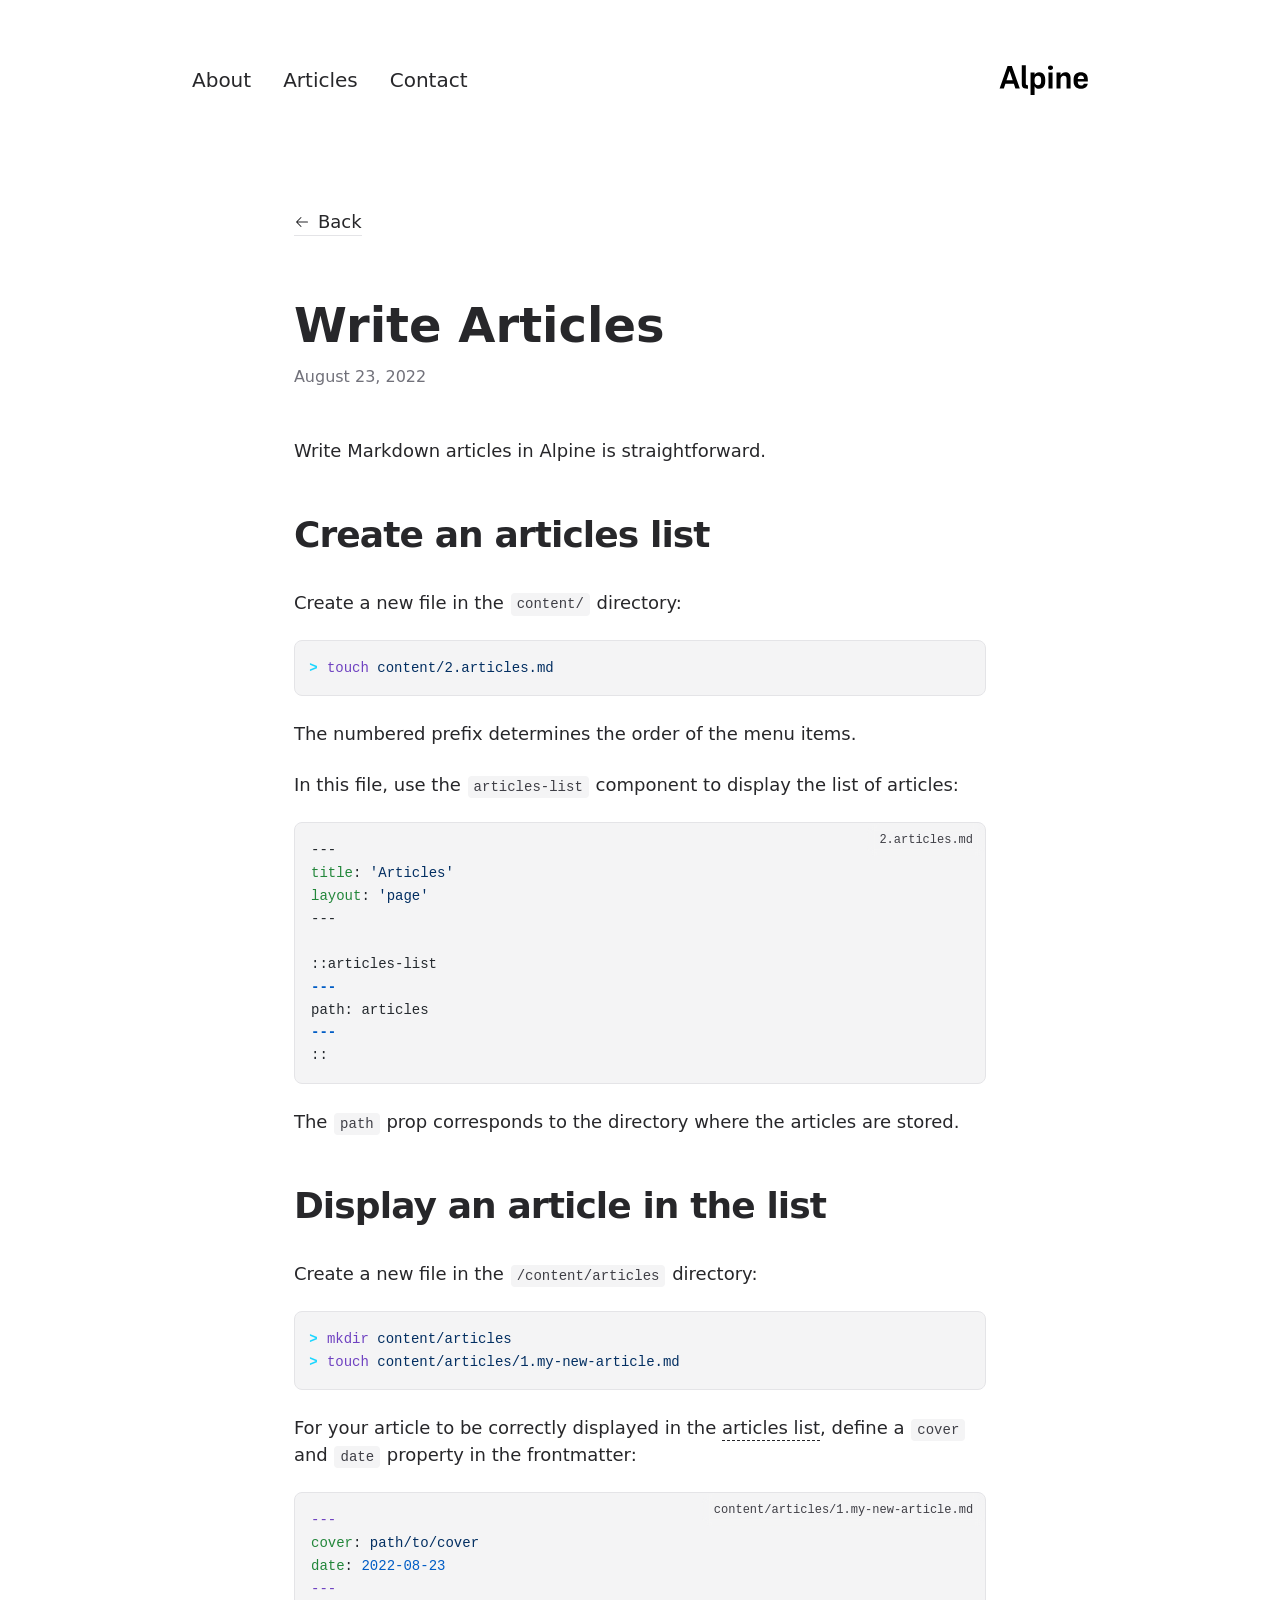
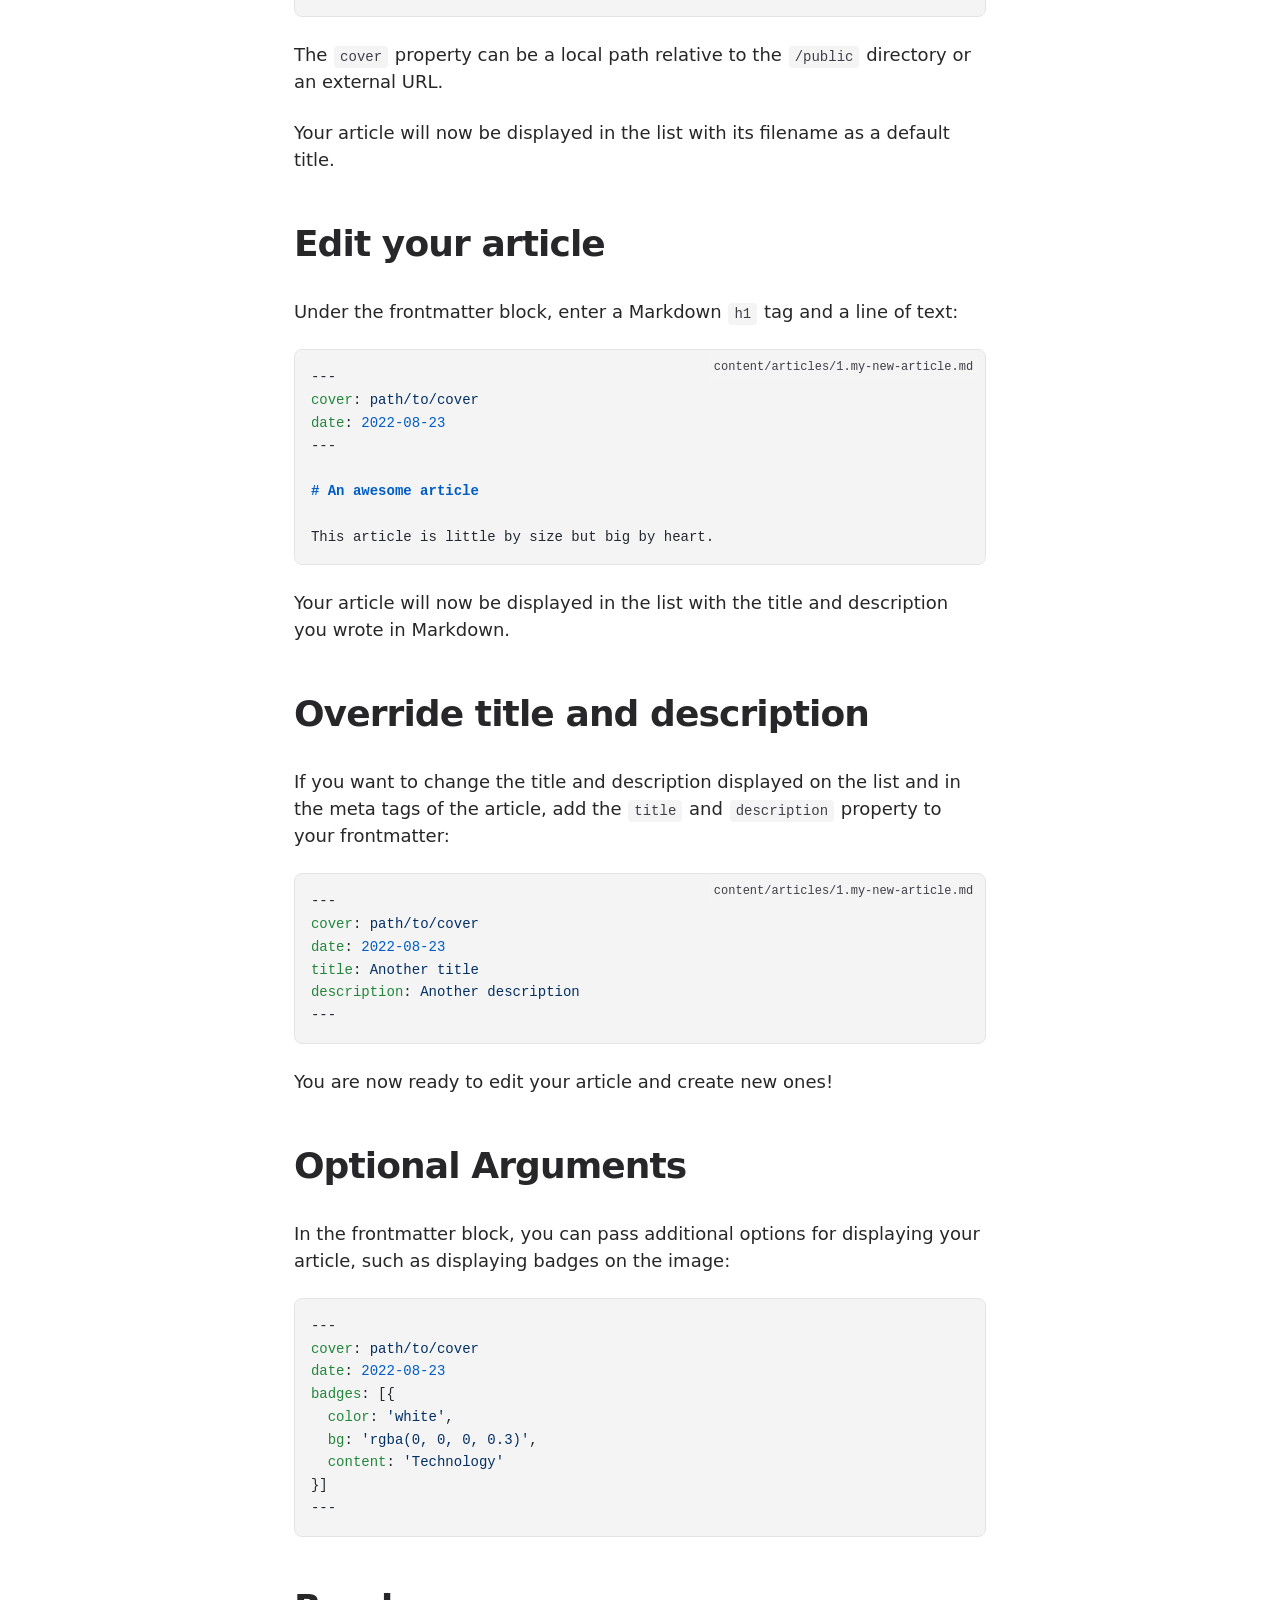
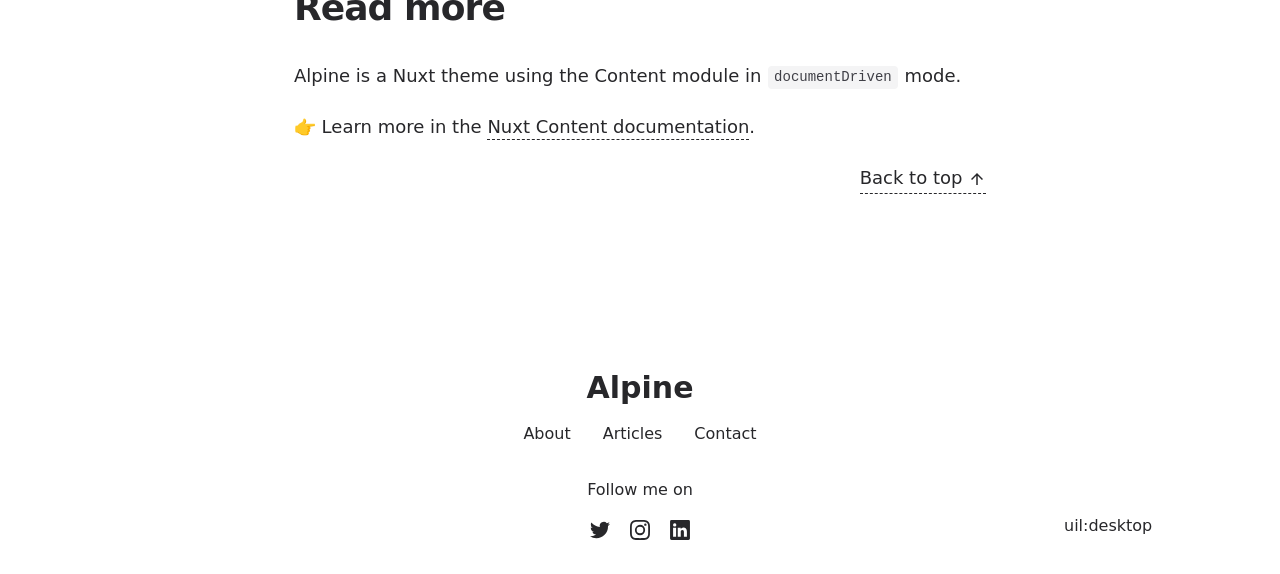
<file: articles/write-articles/index.html>
<!DOCTYPE html><html lang="en"><head><meta charset="utf-8">
<meta name="viewport" content="width=device-width, initial-scale=1">
<title>Write Articles</title>
<meta name="twitter:card" content="summary_large_image">
<meta property="og:image:width" content="400">
<meta property="og:image:height" content="300">
<meta property="og:image:alt" content="An image showcasing my project.">
<meta property="og:title" content="Write Articles">
<meta name="description" content="Writing Markdown articles in Alpine is straightforward.">
<meta property="og:description" content="Writing Markdown articles in Alpine is straightforward.">
<meta property="og:image" content="/articles/write-articles.webp">
<link rel="preload" as="fetch" crossorigin="anonymous" href="/articles/write-articles/_payload.json">
<link rel="stylesheet" href="/_nuxt/entry.FudVuvg6.css">
<link rel="stylesheet" href="/_nuxt/DocumentDrivenNotFound.sBqeaYwa.css">
<link rel="stylesheet" href="/_nuxt/article.UVm-8lGZ.css">
<link rel="stylesheet" href="/_nuxt/ProseA.MK_cmGdZ.css">
<link rel="stylesheet" href="/_nuxt/ProseH1.bt9N-bae.css">
<link rel="stylesheet" href="/_nuxt/ProseP.6hnK9jAW.css">
<link rel="stylesheet" href="/_nuxt/ProseCodeInline.4oq2QBm9.css">
<link rel="stylesheet" href="/_nuxt/ProsePre.nIRUQbb-.css">
<link rel="stylesheet" href="/_nuxt/ProseCode.czf7OLSA.css">
<link rel="stylesheet" href="/_nuxt/ProseH2.K4Xbia0A.css">
<link rel="modulepreload" as="script" crossorigin href="/_nuxt/entry.LUJTMDX0.js">
<link rel="modulepreload" as="script" crossorigin href="/_nuxt/NuxtImg.zgv-Yt4J.js">
<link rel="modulepreload" as="script" crossorigin href="/_nuxt/document-driven.G-i13rNz.js">
<link rel="modulepreload" as="script" crossorigin href="/_nuxt/DocumentDrivenEmpty.FGKAV1cT.js">
<link rel="modulepreload" as="script" crossorigin href="/_nuxt/ContentRenderer.Bf4Npaw1.js">
<link rel="modulepreload" as="script" crossorigin href="/_nuxt/ContentRendererMarkdown.vue.IWji9K3S.js">
<link rel="modulepreload" as="script" crossorigin href="/_nuxt/preview.qXipC--V.js">
<link rel="modulepreload" as="script" crossorigin href="/_nuxt/DocumentDrivenNotFound.RIDsAD8K.js">
<link rel="modulepreload" as="script" crossorigin href="/_nuxt/article.xF02ZJ73.js">
<link rel="modulepreload" as="script" crossorigin href="/_nuxt/ProseA.XfG_abdx.js">
<link rel="modulepreload" as="script" crossorigin href="/_nuxt/date.3uOv5BcS.js">
<link rel="modulepreload" as="script" crossorigin href="/_nuxt/ContentRendererMarkdown.M2jYsLVJ.js">
<link rel="modulepreload" as="script" crossorigin href="/_nuxt/ProseH1.at032Kul.js">
<link rel="modulepreload" as="script" crossorigin href="/_nuxt/ProseP.hN2G5wwu.js">
<link rel="modulepreload" as="script" crossorigin href="/_nuxt/ProseCodeInline.EZ-BBsx9.js">
<link rel="modulepreload" as="script" crossorigin href="/_nuxt/ProsePre.qGHy04gg.js">
<link rel="modulepreload" as="script" crossorigin href="/_nuxt/ProseCode.yA8yB6p_.js">
<link rel="modulepreload" as="script" crossorigin href="/_nuxt/ProseH2.sGPKsH7e.js">
<link rel="prefetch" as="script" crossorigin href="/_nuxt/default.46i4-k1r.js">
<link rel="prefetch" as="script" crossorigin href="/_nuxt/page.ddbBoPlj.js">
<link rel="prefetch" as="script" crossorigin href="/_nuxt/client-db.HfyJH-Ed.js">
<link rel="prefetch" as="script" crossorigin href="/_nuxt/slugify.5l9FwDG8.js">
<link rel="prefetch" as="style" href="/_nuxt/useStudio.3MfaGMCn.css">
<link rel="prefetch" as="script" crossorigin href="/_nuxt/useStudio.aLETKT4X.js">
<link rel="prefetch" as="script" crossorigin href="/_nuxt/query.8ji5i3kK.js">
<link rel="prefetch" as="style" href="/_nuxt/error-404._LjjY-y0.css">
<link rel="prefetch" as="script" crossorigin href="/_nuxt/error-404.Z0wGr-BM.js">
<link rel="prefetch" as="style" href="/_nuxt/error-500.Ke0_YfD7.css">
<link rel="prefetch" as="script" crossorigin href="/_nuxt/error-500.fWJp_Kd8.js">
<script type="module" src="/_nuxt/entry.LUJTMDX0.js" crossorigin></script><style id="pinceau-runtime-hydratable">@media{.phy[--]{--puid:xbQz-c-v;}.pv-sEf8Yj{max-width:var(--elements-container-maxWidth);padding-left:var(--elements-container-padding-mobile);padding-right:var(--elements-container-padding-mobile);}@media (min-width: 475px){.pv-sEf8Yj{padding-left:var(--elements-container-padding-xs);padding-right:var(--elements-container-padding-xs);}}@media (min-width: 640px){.pv-sEf8Yj{padding-left:var(--elements-container-padding-sm);padding-right:var(--elements-container-padding-sm);}}@media (min-width: 768px){.pv-sEf8Yj{padding-left:var(--elements-container-padding-md);padding-right:var(--elements-container-padding-md);}}} </style><style id="pinceau-theme">@media { :root {--pinceau-mq: initial; --alpine-readableLine: 68ch;--alpine-backdrop-backgroundColor: #f4f4f5b3;--prose-code-inline-padding: 0.2rem 0.375rem 0.2rem 0.375rem;--prose-code-block-backdropFilter: contrast(1);--prose-code-block-border-style: solid;--prose-code-block-border-width: 1px;--prose-tbody-tr-borderBottom-style: dashed;--prose-tbody-tr-borderBottom-width: 1px;--prose-th-textAlign: inherit;--prose-thead-borderBottom-style: solid;--prose-thead-borderBottom-width: 1px;--prose-thead-border-style: solid;--prose-thead-border-width: 0px;--prose-table-textAlign: start;--prose-hr-width: 1px;--prose-hr-style: solid;--prose-li-listStylePosition: outside;--prose-ol-li-markerColor: currentColor;--prose-ol-paddingInlineStart: 21px;--prose-ol-listStyleType: decimal;--prose-ul-li-markerColor: currentColor;--prose-ul-paddingInlineStart: 21px;--prose-ul-listStyleType: disc;--prose-blockquote-border-style: solid;--prose-blockquote-border-width: 4px;--prose-blockquote-quotes: '201C' '201D' '2018' '2019';--prose-blockquote-paddingInlineStart: 24px;--prose-a-code-color-hover: currentColor;--prose-a-code-color-static: currentColor;--prose-a-hasCode-borderBottom: none;--prose-a-border-distance: 2px;--prose-a-border-color-hover: currentColor;--prose-a-border-color-static: currentColor;--prose-a-border-style-hover: solid;--prose-a-border-style-static: dashed;--prose-a-border-width: 1px;--prose-a-color-static: inherit;--prose-a-textDecoration: none;--prose-h6-margin: 3rem 0 2rem;--prose-h5-margin: 3rem 0 2rem;--prose-h4-margin: 3rem 0 2rem;--prose-h3-margin: 3rem 0 2rem;--prose-h2-margin: 3rem 0 2rem;--prose-h1-margin: 0 0 2rem;--prose-p-fontSize: 18px;--typography-lead-loose: 2;--typography-lead-relaxed: 1.625;--typography-lead-normal: 1.5;--typography-lead-snug: 1.375;--typography-lead-tight: 1.25;--typography-lead-none: 1;--typography-lead-10: 2.5rem;--typography-lead-9: 2.25rem;--typography-lead-8: 2rem;--typography-lead-7: 1.75rem;--typography-lead-6: 1.5rem;--typography-lead-5: 1.25rem;--typography-lead-4: 1rem;--typography-lead-3: .75rem;--typography-lead-2: .5rem;--typography-lead-1: .025rem;--typography-fontWeight-black: 900;--typography-fontWeight-extrabold: 800;--typography-fontWeight-bold: 700;--typography-fontWeight-semibold: 600;--typography-fontWeight-medium: 500;--typography-fontWeight-normal: 400;--typography-fontWeight-light: 300;--typography-fontWeight-extralight: 200;--typography-fontWeight-thin: 100;--typography-fontSize-9xl: 128px;--typography-fontSize-8xl: 96px;--typography-fontSize-7xl: 72px;--typography-fontSize-6xl: 60px;--typography-fontSize-5xl: 48px;--typography-fontSize-4xl: 36px;--typography-fontSize-3xl: 30px;--typography-fontSize-2xl: 24px;--typography-fontSize-xl: 20px;--typography-fontSize-lg: 18px;--typography-fontSize-base: 16px;--typography-fontSize-sm: 14px;--typography-fontSize-xs: 12px;--typography-letterSpacing-wide: 0.025em;--typography-letterSpacing-tight: -0.025em;--typography-verticalMargin-base: 24px;--typography-verticalMargin-sm: 16px;--elements-border-secondary-hover: [object Object];--elements-backdrop-background: #fffc;--elements-backdrop-filter: saturate(200%) blur(20px);--elements-container-maxWidth: 64rem;--lead-loose: 2;--lead-relaxed: 1.625;--lead-normal: 1.5;--lead-snug: 1.375;--lead-tight: 1.25;--lead-none: 1;--lead-10: 2.5rem;--lead-9: 2.25rem;--lead-8: 2rem;--lead-7: 1.75rem;--lead-6: 1.5rem;--lead-5: 1.25rem;--lead-4: 1rem;--lead-3: .75rem;--lead-2: .5rem;--lead-1: .025rem;--letterSpacing-widest: 0.1em;--letterSpacing-wider: 0.05em;--letterSpacing-wide: 0.025em;--letterSpacing-normal: 0em;--letterSpacing-tight: -0.025em;--letterSpacing-tighter: -0.05em;--fontSize-9xl: 8rem;--fontSize-8xl: 6rem;--fontSize-7xl: 4.5rem;--fontSize-6xl: 3.75rem;--fontSize-5xl: 3rem;--fontSize-4xl: 2.25rem;--fontSize-3xl: 1.875rem;--fontSize-2xl: 1.5rem;--fontSize-xl: 1.25rem;--fontSize-lg: 1.125rem;--fontSize-base: 1rem;--fontSize-sm: 0.875rem;--fontSize-xs: 0.75rem;--fontWeight-black: 900;--fontWeight-extrabold: 800;--fontWeight-bold: 700;--fontWeight-semibold: 600;--fontWeight-medium: 500;--fontWeight-normal: 400;--fontWeight-light: 300;--fontWeight-extralight: 200;--fontWeight-thin: 100;--font-mono: ui-monospace, SFMono-Regular, Menlo, Monaco, Consolas, Liberation Mono, Courier New, monospace;--font-serif: ui-serif, Georgia, Cambria, Times New Roman, Times, serif;--font-sans: ui-sans-serif, system-ui, -apple-system, BlinkMacSystemFont, Segoe UI, Roboto, Helvetica Neue, Arial, Noto Sans, sans-serif, Apple Color Emoji, Segoe UI Emoji, Segoe UI Symbol, Noto Color Emoji;--opacity-total: 1;--opacity-high: 0.8;--opacity-medium: 0.5;--opacity-soft: 0.3;--opacity-light: 0.15;--opacity-bright: 0.1;--opacity-noOpacity: 0;--borderWidth-lg: 3px;--borderWidth-md: 2px;--borderWidth-sm: 1px;--borderWidth-noBorder: 0;--space-rem-875: 0.875rem;--space-rem-625: 0.625rem;--space-rem-375: 0.375rem;--space-rem-125: 0.125rem;--space-px: 1px;--space-128: 32rem;--space-96: 24rem;--space-80: 20rem;--space-72: 18rem;--space-64: 16rem;--space-60: 15rem;--space-56: 14rem;--space-52: 13rem;--space-48: 12rem;--space-44: 11rem;--space-40: 10rem;--space-36: 9rem;--space-32: 8rem;--space-28: 7rem;--space-24: 6rem;--space-20: 5rem;--space-16: 4rem;--space-14: 3.5rem;--space-12: 3rem;--space-11: 2.75rem;--space-10: 2.5rem;--space-9: 2.25rem;--space-8: 2rem;--space-7: 1.75rem;--space-6: 1.5rem;--space-5: 1.25rem;--space-4: 1rem;--space-3: 0.75rem;--space-2: 0.5rem;--space-1: 0.25rem;--space-0: 0px;--size-full: 100%;--size-7xl: 80rem;--size-6xl: 72rem;--size-5xl: 64rem;--size-4xl: 56rem;--size-3xl: 48rem;--size-2xl: 42rem;--size-xl: 36rem;--size-lg: 32rem;--size-md: 28rem;--size-sm: 24rem;--size-xs: 20rem;--size-200: 200px;--size-104: 104px;--size-80: 80px;--size-64: 64px;--size-56: 56px;--size-48: 48px;--size-40: 40px;--size-32: 32px;--size-24: 24px;--size-20: 20px;--size-16: 16px;--size-12: 12px;--size-8: 8px;--size-6: 6px;--size-4: 4px;--size-2: 2px;--size-0: 0px;--radii-full: 9999px;--radii-3xl: 1.75rem;--radii-2xl: 1.5rem;--radii-xl: 1rem;--radii-lg: 0.75rem;--radii-md: 0.5rem;--radii-sm: 0.375rem;--radii-xs: 0.25rem;--radii-2xs: 0.125rem;--radii-none: 0px;--shadow-none: 0px 0px 0px 0px transparent;--shadow-lg: 0px 10px 15px -3px #000000, 0px 4px 6px -4px #000000;--shadow-md: 0px 4px 6px -1px #000000, 0px 2px 4px -2px #000000;--shadow-sm: 0px 1px 3px 0px #000000, 0px 1px 2px -1px #000000;--shadow-xs: 0px 1px 2px 0px #000000;--height-screen: 100vh;--width-screen: 100vw;--color-primary-900: #002e38;--color-primary-800: #005c70;--color-primary-700: #008aa9;--color-primary-600: #00b9e1;--color-primary-500: #1ad6ff;--color-primary-400: #40ddff;--color-primary-300: #66e4ff;--color-primary-200: #8deaff;--color-primary-100: #b3f1ff;--color-primary-50: #d9f8ff;--color-ruby-900: #380011;--color-ruby-800: #700021;--color-ruby-700: #a90032;--color-ruby-600: #e10043;--color-ruby-500: #ff1a5e;--color-ruby-400: #ff4079;--color-ruby-300: #ff6694;--color-ruby-200: #ff8dae;--color-ruby-100: #ffb3c9;--color-ruby-50: #ffd9e4;--color-pink-900: #380025;--color-pink-800: #70004b;--color-pink-700: #a90070;--color-pink-600: #e10095;--color-pink-500: #ff1ab2;--color-pink-400: #ff40bf;--color-pink-300: #ff66cc;--color-pink-200: #ff8dd8;--color-pink-100: #ffb3e5;--color-pink-50: #ffd9f2;--color-purple-900: #190038;--color-purple-800: #330070;--color-purple-700: #4c00a9;--color-purple-600: #6500e1;--color-purple-500: #811aff;--color-purple-400: #9640ff;--color-purple-300: #ab66ff;--color-purple-200: #c08dff;--color-purple-100: #d5b3ff;--color-purple-50: #ead9ff;--color-royalblue-900: #0b0531;--color-royalblue-800: #160a62;--color-royalblue-700: #211093;--color-royalblue-600: #2c15c4;--color-royalblue-500: #4127e8;--color-royalblue-400: #614bec;--color-royalblue-300: #806ff0;--color-royalblue-200: #a093f3;--color-royalblue-100: #c0b7f7;--color-royalblue-50: #dfdbfb;--color-indigoblue-900: #001238;--color-indigoblue-800: #002370;--color-indigoblue-700: #0035a9;--color-indigoblue-600: #0047e1;--color-indigoblue-500: #1a62ff;--color-indigoblue-400: #407cff;--color-indigoblue-300: #6696ff;--color-indigoblue-200: #8db0ff;--color-indigoblue-100: #b3cbff;--color-indigoblue-50: #d9e5ff;--color-blue-900: #002438;--color-blue-800: #004870;--color-blue-700: #006ca9;--color-blue-600: #0090e1;--color-blue-500: #1aadff;--color-blue-400: #40bbff;--color-blue-300: #66c8ff;--color-blue-200: #8dd6ff;--color-blue-100: #b3e4ff;--color-blue-50: #d9f1ff;--color-lightblue-900: #002e38;--color-lightblue-800: #005c70;--color-lightblue-700: #008aa9;--color-lightblue-600: #00b9e1;--color-lightblue-500: #1ad6ff;--color-lightblue-400: #40ddff;--color-lightblue-300: #66e4ff;--color-lightblue-200: #8deaff;--color-lightblue-100: #b3f1ff;--color-lightblue-50: #d9f8ff;--color-teal-900: #062a28;--color-teal-800: #0b544f;--color-teal-700: #117d77;--color-teal-600: #16a79e;--color-teal-500: #1cd1c6;--color-teal-400: #36e4da;--color-teal-300: #5fe9e1;--color-teal-200: #87efe9;--color-teal-100: #aff4f0;--color-teal-50: #d7faf8;--color-pear-900: #2a2b09;--color-pear-800: #545512;--color-pear-700: #7e801b;--color-pear-600: #a8aa24;--color-pear-500: #d0d32f;--color-pear-400: #d8da52;--color-pear-300: #e0e274;--color-pear-200: #e8e997;--color-pear-100: #eff0ba;--color-pear-50: #f7f8dc;--color-red-900: #380300;--color-red-800: #700700;--color-red-700: #a90a00;--color-red-600: #e10e00;--color-red-500: #ff281a;--color-red-400: #ff4c40;--color-red-300: #ff7066;--color-red-200: #ff948d;--color-red-100: #ffb7b3;--color-red-50: #ffdbd9;--color-orange-900: #381800;--color-orange-800: #702f00;--color-orange-700: #a94700;--color-orange-600: #e15e00;--color-orange-500: #ff7a1a;--color-orange-400: #ff9040;--color-orange-300: #ffa666;--color-orange-200: #ffbd8d;--color-orange-100: #ffd3b3;--color-orange-50: #ffe9d9;--color-yellow-900: #362b03;--color-yellow-800: #6d5605;--color-yellow-700: #a38108;--color-yellow-600: #daac0a;--color-yellow-500: #f5c828;--color-yellow-400: #f7d14c;--color-yellow-300: #f8da70;--color-yellow-200: #fae393;--color-yellow-100: #fcedb7;--color-yellow-50: #fdf6db;--color-green-900: #003f25;--color-green-800: #005e38;--color-green-700: #007e4a;--color-green-600: #009d5d;--color-green-500: #00bd6f;--color-green-400: #00dc82;--color-green-300: #30ffaa;--color-green-200: #83ffcc;--color-green-100: #acffdd;--color-green-50: #d6ffee;--color-gray-900: #18181B;--color-gray-800: #27272A;--color-gray-700: #3f3f46;--color-gray-600: #52525B;--color-gray-500: #71717A;--color-gray-400: #a1a1aa;--color-gray-300: #D4d4d8;--color-gray-200: #e4e4e7;--color-gray-100: #f4f4f5;--color-gray-50: #fafafa;--color-black: #0c0c0d;--color-white: #FFFFFF;--media-portrait: only screen and (orientation: portrait);--media-landscape: only screen and (orientation: landscape);--media-rm: (prefers-reduced-motion: reduce);--media-2xl: (min-width: 1536px);--media-xl: (min-width: 1280px);--media-lg: (min-width: 1024px);--media-md: (min-width: 768px);--media-sm: (min-width: 640px);--media-xs: (min-width: 475px);--alpine-body-color: var(--color-gray-800);--alpine-body-backgroundColor: var(--color-white);--prose-code-inline-fontWeight: var(--typography-fontWeight-normal);--prose-code-inline-fontSize: var(--typography-fontSize-sm);--prose-code-inline-borderRadius: var(--radii-xs);--prose-code-block-pre-padding: var(--typography-verticalMargin-sm);--prose-code-block-margin: var(--typography-verticalMargin-base) 0;--prose-code-block-fontSize: var(--typography-fontSize-sm);--prose-tbody-code-inline-fontSize: var(--typography-fontSize-sm);--prose-tbody-td-padding: var(--typography-verticalMargin-sm);--prose-th-fontWeight: var(--typography-fontWeight-semibold);--prose-th-padding: 0 var(--typography-verticalMargin-sm) var(--typography-verticalMargin-sm) var(--typography-verticalMargin-sm);--prose-table-lineHeight: var(--typography-lead-6);--prose-table-fontSize: var(--typography-fontSize-sm);--prose-table-margin: var(--typography-verticalMargin-base) 0;--prose-hr-margin: var(--typography-verticalMargin-base) 0;--prose-li-margin: var(--typography-verticalMargin-sm) 0;--prose-ol-margin: var(--typography-verticalMargin-base) 0;--prose-ul-margin: var(--typography-verticalMargin-base) 0;--prose-blockquote-margin: var(--typography-verticalMargin-base) 0;--prose-a-code-border-style: var(--prose-a-border-style-static);--prose-a-code-border-width: var(--prose-a-border-width);--prose-a-fontWeight: var(--typography-fontWeight-medium);--prose-img-margin: var(--typography-verticalMargin-base) 0;--prose-strong-fontWeight: var(--typography-fontWeight-semibold);--prose-h6-iconSize: var(--typography-fontSize-base);--prose-h6-fontWeight: var(--typography-fontWeight-semibold);--prose-h6-lineHeight: var(--typography-lead-normal);--prose-h6-fontSize: var(--typography-fontSize-lg);--prose-h5-iconSize: var(--typography-fontSize-lg);--prose-h5-fontWeight: var(--typography-fontWeight-semibold);--prose-h5-lineHeight: var(--typography-lead-snug);--prose-h5-fontSize: var(--typography-fontSize-xl);--prose-h4-iconSize: var(--typography-fontSize-lg);--prose-h4-letterSpacing: var(--typography-letterSpacing-tight);--prose-h4-fontWeight: var(--typography-fontWeight-semibold);--prose-h4-lineHeight: var(--typography-lead-snug);--prose-h4-fontSize: var(--typography-fontSize-2xl);--prose-h3-iconSize: var(--typography-fontSize-xl);--prose-h3-letterSpacing: var(--typography-letterSpacing-tight);--prose-h3-fontWeight: var(--typography-fontWeight-semibold);--prose-h3-lineHeight: var(--typography-lead-snug);--prose-h3-fontSize: var(--typography-fontSize-3xl);--prose-h2-iconSize: var(--typography-fontSize-2xl);--prose-h2-letterSpacing: var(--typography-letterSpacing-tight);--prose-h2-fontWeight: var(--typography-fontWeight-semibold);--prose-h2-lineHeight: var(--typography-lead-tight);--prose-h2-fontSize: var(--typography-fontSize-4xl);--prose-h1-iconSize: var(--typography-fontSize-3xl);--prose-h1-letterSpacing: var(--typography-letterSpacing-tight);--prose-h1-fontWeight: var(--typography-fontWeight-bold);--prose-h1-lineHeight: var(--typography-lead-tight);--prose-h1-fontSize: var(--typography-fontSize-5xl);--prose-p-br-margin: var(--typography-verticalMargin-base) 0 0 0;--prose-p-margin: var(--typography-verticalMargin-base) 0;--prose-p-lineHeight: var(--typography-lead-normal);--typography-color-primary-900: var(--color-primary-900);--typography-color-primary-800: var(--color-primary-800);--typography-color-primary-700: var(--color-primary-700);--typography-color-primary-600: var(--color-primary-600);--typography-color-primary-500: var(--color-primary-500);--typography-color-primary-400: var(--color-primary-400);--typography-color-primary-300: var(--color-primary-300);--typography-color-primary-200: var(--color-primary-200);--typography-color-primary-100: var(--color-primary-100);--typography-color-primary-50: var(--color-primary-50);--typography-font-code: var(--font-mono);--typography-font-body: var(--font-sans);--typography-font-display: var(--font-sans);--typography-body-backgroundColor: var(--color-white);--typography-body-color: var(--color-black);--elements-state-danger-borderColor-secondary: var(--color-red-200);--elements-state-danger-borderColor-primary: var(--color-red-100);--elements-state-danger-backgroundColor-secondary: var(--color-red-100);--elements-state-danger-backgroundColor-primary: var(--color-red-50);--elements-state-danger-color-secondary: var(--color-red-600);--elements-state-danger-color-primary: var(--color-red-500);--elements-state-warning-borderColor-secondary: var(--color-yellow-200);--elements-state-warning-borderColor-primary: var(--color-yellow-100);--elements-state-warning-backgroundColor-secondary: var(--color-yellow-100);--elements-state-warning-backgroundColor-primary: var(--color-yellow-50);--elements-state-warning-color-secondary: var(--color-yellow-700);--elements-state-warning-color-primary: var(--color-yellow-600);--elements-state-success-borderColor-secondary: var(--color-green-200);--elements-state-success-borderColor-primary: var(--color-green-100);--elements-state-success-backgroundColor-secondary: var(--color-green-100);--elements-state-success-backgroundColor-primary: var(--color-green-50);--elements-state-success-color-secondary: var(--color-green-600);--elements-state-success-color-primary: var(--color-green-500);--elements-state-info-borderColor-secondary: var(--color-blue-200);--elements-state-info-borderColor-primary: var(--color-blue-100);--elements-state-info-backgroundColor-secondary: var(--color-blue-100);--elements-state-info-backgroundColor-primary: var(--color-blue-50);--elements-state-info-color-secondary: var(--color-blue-600);--elements-state-info-color-primary: var(--color-blue-500);--elements-state-primary-borderColor-secondary: var(--color-primary-200);--elements-state-primary-borderColor-primary: var(--color-primary-100);--elements-state-primary-backgroundColor-secondary: var(--color-primary-100);--elements-state-primary-backgroundColor-primary: var(--color-primary-50);--elements-state-primary-color-secondary: var(--color-primary-700);--elements-state-primary-color-primary: var(--color-primary-600);--elements-surface-secondary-backgroundColor: var(--color-gray-200);--elements-surface-primary-backgroundColor: var(--color-gray-100);--elements-surface-background-base: var(--color-gray-100);--elements-border-secondary-static: var(--color-gray-200);--elements-border-primary-hover: var(--color-gray-200);--elements-border-primary-static: var(--color-gray-100);--elements-container-padding-md: var(--space-16);--elements-container-padding-sm: var(--space-12);--elements-container-padding-xs: var(--space-8);--elements-container-padding-mobile: var(--space-6);--elements-text-secondary-color-hover: var(--color-gray-700);--elements-text-secondary-color-static: var(--color-gray-500);--elements-text-primary-color-static: var(--color-gray-900);--text-6xl-lineHeight: var(--lead-none);--text-6xl-fontSize: var(--fontSize-6xl);--text-5xl-lineHeight: var(--lead-none);--text-5xl-fontSize: var(--fontSize-5xl);--text-4xl-lineHeight: var(--lead-10);--text-4xl-fontSize: var(--fontSize-4xl);--text-3xl-lineHeight: var(--lead-9);--text-3xl-fontSize: var(--fontSize-3xl);--text-2xl-lineHeight: var(--lead-8);--text-2xl-fontSize: var(--fontSize-2xl);--text-xl-lineHeight: var(--lead-7);--text-xl-fontSize: var(--fontSize-xl);--text-lg-lineHeight: var(--lead-7);--text-lg-fontSize: var(--fontSize-lg);--text-base-lineHeight: var(--lead-6);--text-base-fontSize: var(--fontSize-base);--text-sm-lineHeight: var(--lead-5);--text-sm-fontSize: var(--fontSize-sm);--text-xs-lineHeight: var(--lead-4);--text-xs-fontSize: var(--fontSize-xs);--shadow-2xl: 0px 25px 50px -12px var(--color-gray-900);--shadow-xl: 0px 20px 25px -5px var(--color-gray-400), 0px 8px 10px -6px #000000;--color-secondary-900: var(--color-gray-900);--color-secondary-800: var(--color-gray-800);--color-secondary-700: var(--color-gray-700);--color-secondary-600: var(--color-gray-600);--color-secondary-500: var(--color-gray-500);--color-secondary-400: var(--color-gray-400);--color-secondary-300: var(--color-gray-300);--color-secondary-200: var(--color-gray-200);--color-secondary-100: var(--color-gray-100);--color-secondary-50: var(--color-gray-50);--prose-a-code-background-hover: var(--typography-color-primary-50);--prose-a-code-border-color-hover: var(--typography-color-primary-500);--prose-a-color-hover: var(--typography-color-primary-500);--typography-color-secondary-900: var(--color-secondary-900);--typography-color-secondary-800: var(--color-secondary-800);--typography-color-secondary-700: var(--color-secondary-700);--typography-color-secondary-600: var(--color-secondary-600);--typography-color-secondary-500: var(--color-secondary-500);--typography-color-secondary-400: var(--color-secondary-400);--typography-color-secondary-300: var(--color-secondary-300);--typography-color-secondary-200: var(--color-secondary-200);--typography-color-secondary-100: var(--color-secondary-100);--typography-color-secondary-50: var(--color-secondary-50);--prose-code-inline-backgroundColor: var(--typography-color-secondary-100);--prose-code-inline-color: var(--typography-color-secondary-700);--prose-code-block-backgroundColor: var(--typography-color-secondary-100);--prose-code-block-color: var(--typography-color-secondary-700);--prose-code-block-border-color: var(--typography-color-secondary-200);--prose-tbody-tr-borderBottom-color: var(--typography-color-secondary-200);--prose-th-color: var(--typography-color-secondary-600);--prose-thead-borderBottom-color: var(--typography-color-secondary-200);--prose-thead-border-color: var(--typography-color-secondary-300);--prose-hr-color: var(--typography-color-secondary-200);--prose-blockquote-border-color: var(--typography-color-secondary-200);--prose-blockquote-color: var(--typography-color-secondary-500);--prose-a-code-border-color-static: var(--typography-color-secondary-400); } }@media { :root.dark {--pinceau-mq: dark; --alpine-backdrop-backgroundColor: #18181bb3;--prose-code-block-backdropFilter: contrast(1);--prose-ol-li-markerColor: currentColor;--prose-ul-li-markerColor: currentColor;--prose-a-code-color-hover: currentColor;--prose-a-code-color-static: currentColor;--prose-a-border-color-hover: currentColor;--prose-a-border-color-static: currentColor;--prose-a-color-static: inherit;--elements-backdrop-background: #0c0d0ccc;--alpine-body-color: var(--color-gray-200);--alpine-body-backgroundColor: var(--color-black);--typography-body-backgroundColor: var(--color-black);--typography-body-color: var(--color-white);--elements-state-danger-borderColor-secondary: var(--color-red-700);--elements-state-danger-borderColor-primary: var(--color-red-800);--elements-state-danger-backgroundColor-secondary: var(--color-red-800);--elements-state-danger-backgroundColor-primary: var(--color-red-900);--elements-state-danger-color-secondary: var(--color-red-200);--elements-state-danger-color-primary: var(--color-red-300);--elements-state-warning-borderColor-secondary: var(--color-yellow-700);--elements-state-warning-borderColor-primary: var(--color-yellow-800);--elements-state-warning-backgroundColor-secondary: var(--color-yellow-800);--elements-state-warning-backgroundColor-primary: var(--color-yellow-900);--elements-state-warning-color-secondary: var(--color-yellow-200);--elements-state-warning-color-primary: var(--color-yellow-400);--elements-state-success-borderColor-secondary: var(--color-green-700);--elements-state-success-borderColor-primary: var(--color-green-800);--elements-state-success-backgroundColor-secondary: var(--color-green-800);--elements-state-success-backgroundColor-primary: var(--color-green-900);--elements-state-success-color-secondary: var(--color-green-200);--elements-state-success-color-primary: var(--color-green-400);--elements-state-info-borderColor-secondary: var(--color-blue-700);--elements-state-info-borderColor-primary: var(--color-blue-800);--elements-state-info-backgroundColor-secondary: var(--color-blue-800);--elements-state-info-backgroundColor-primary: var(--color-blue-900);--elements-state-info-color-secondary: var(--color-blue-200);--elements-state-info-color-primary: var(--color-blue-400);--elements-state-primary-borderColor-secondary: var(--color-primary-700);--elements-state-primary-borderColor-primary: var(--color-primary-800);--elements-state-primary-backgroundColor-secondary: var(--color-primary-800);--elements-state-primary-backgroundColor-primary: var(--color-primary-900);--elements-state-primary-color-secondary: var(--color-primary-200);--elements-state-primary-color-primary: var(--color-primary-400);--elements-surface-secondary-backgroundColor: var(--color-gray-800);--elements-surface-primary-backgroundColor: var(--color-gray-900);--elements-surface-background-base: var(--color-gray-900);--elements-border-secondary-static: var(--color-gray-800);--elements-border-primary-hover: var(--color-gray-800);--elements-border-primary-static: var(--color-gray-900);--elements-text-secondary-color-hover: var(--color-gray-200);--elements-text-secondary-color-static: var(--color-gray-400);--elements-text-primary-color-static: var(--color-gray-50);--prose-a-code-background-hover: var(--typography-color-primary-900);--prose-a-code-border-color-hover: var(--typography-color-primary-600);--prose-a-color-hover: var(--typography-color-primary-400);--prose-code-inline-backgroundColor: var(--typography-color-secondary-800);--prose-code-inline-color: var(--typography-color-secondary-200);--prose-code-block-backgroundColor: var(--typography-color-secondary-900);--prose-code-block-color: var(--typography-color-secondary-200);--prose-code-block-border-color: var(--typography-color-secondary-800);--prose-tbody-tr-borderBottom-color: var(--typography-color-secondary-800);--prose-th-color: var(--typography-color-secondary-400);--prose-thead-borderBottom-color: var(--typography-color-secondary-800);--prose-thead-border-color: var(--typography-color-secondary-600);--prose-hr-color: var(--typography-color-secondary-800);--prose-blockquote-border-color: var(--typography-color-secondary-700);--prose-blockquote-color: var(--typography-color-secondary-400);--prose-a-code-border-color-static: var(--typography-color-secondary-600); } }</style><script>"use strict";(()=>{const a=window,e=document.documentElement,m=["dark","light"],c=window&&window.localStorage&&window.localStorage.getItem&&window.localStorage.getItem("nuxt-color-mode")||"system";let n=c==="system"?d():c;const l=e.getAttribute("data-color-mode-forced");l&&(n=l),i(n),a["__NUXT_COLOR_MODE__"]={preference:c,value:n,getColorScheme:d,addColorScheme:i,removeColorScheme:f};function i(o){const t=""+o+"",s="";e.classList?e.classList.add(t):e.className+=" "+t,s&&e.setAttribute("data-"+s,o)}function f(o){const t=""+o+"",s="";e.classList?e.classList.remove(t):e.className=e.className.replace(new RegExp(t,"g"),""),s&&e.removeAttribute("data-"+s)}function r(o){return a.matchMedia("(prefers-color-scheme"+o+")")}function d(){if(a.matchMedia&&r("").media!=="not all"){for(const o of m)if(r(":"+o).matches)return o}return"light"}})();
</script></head><body><div id="__nuxt"><div class="container pv-sEf8Yj pc-xbQz-c app-layout" data-v-3f56e3b3 data-v-1afb8f87><!--[--><div class="nuxt-progress" style="width:0%;height:3px;opacity:0;background-size:Infinity% auto;" data-v-3f56e3b3></div><header class="right" data-v-3f56e3b3 data-v-9d9e217c><div class="menu" data-v-9d9e217c><button aria-label="Navigation Menu" data-v-9d9e217c><svg width="24" height="24" viewBox="0 0 68 68" fill="currentColor" xmlns="http://www.w3.org/2000/svg" data-v-9d9e217c><path d="M8 34C8 32.1362 8 31.2044 8.30448 30.4693C8.71046 29.4892 9.48915 28.7105 10.4693 28.3045C11.2044 28 12.1362 28 14 28C15.8638 28 16.7956 28 17.5307 28.3045C18.5108 28.7105 19.2895 29.4892 19.6955 30.4693C20 31.2044 20 32.1362 20 34C20 35.8638 20 36.7956 19.6955 37.5307C19.2895 38.5108 18.5108 39.2895 17.5307 39.6955C16.7956 40 15.8638 40 14 40C12.1362 40 11.2044 40 10.4693 39.6955C9.48915 39.2895 8.71046 38.5108 8.30448 37.5307C8 36.7956 8 35.8638 8 34Z" data-v-9d9e217c></path><path d="M28 34C28 32.1362 28 31.2044 28.3045 30.4693C28.7105 29.4892 29.4892 28.7105 30.4693 28.3045C31.2044 28 32.1362 28 34 28C35.8638 28 36.7956 28 37.5307 28.3045C38.5108 28.7105 39.2895 29.4892 39.6955 30.4693C40 31.2044 40 32.1362 40 34C40 35.8638 40 36.7956 39.6955 37.5307C39.2895 38.5108 38.5108 39.2895 37.5307 39.6955C36.7956 40 35.8638 40 34 40C32.1362 40 31.2044 40 30.4693 39.6955C29.4892 39.2895 28.7105 38.5108 28.3045 37.5307C28 36.7956 28 35.8638 28 34Z" data-v-9d9e217c></path><path d="M48 34C48 32.1362 48 31.2044 48.3045 30.4693C48.7105 29.4892 49.4892 28.7105 50.4693 28.3045C51.2044 28 52.1362 28 54 28C55.8638 28 56.7956 28 57.5307 28.3045C58.5108 28.7105 59.2895 29.4892 59.6955 30.4693C60 31.2044 60 32.1362 60 34C60 35.8638 60 36.7956 59.6955 37.5307C59.2895 38.5108 58.5108 39.2895 57.5307 39.6955C56.7956 40 55.8638 40 54 40C52.1362 40 51.2044 40 50.4693 39.6955C49.4892 39.2895 48.7105 38.5108 48.3045 37.5307C48 36.7956 48 35.8638 48 34Z" data-v-9d9e217c></path></svg></button></div><div class="overlay" data-v-9d9e217c><nav data-v-9d9e217c data-v-ea9c6b08><ul data-v-ea9c6b08><!--[--><li data-v-ea9c6b08><a href="/" class="" data-v-ea9c6b08><span class="underline-fx" data-v-ea9c6b08></span> About</a></li><li data-v-ea9c6b08><a href="/articles" class="" data-v-ea9c6b08><span class="underline-fx" data-v-ea9c6b08></span> Articles</a></li><li data-v-ea9c6b08><a href="/contact" class="" data-v-ea9c6b08><span class="underline-fx" data-v-ea9c6b08></span> Contact</a></li><!--]--></ul></nav></div><div class="logo" data-v-9d9e217c><a href="/" class="" data-v-9d9e217c><img src="/logo-dark.svg" class="dark-img" alt="alpine" width="89" height="31" data-v-9d9e217c><img src="/logo.svg" class="light-img" alt="alpine" width="89" height="31" data-v-9d9e217c></a></div><div class="main-nav" data-v-9d9e217c><nav data-v-9d9e217c data-v-ea9c6b08><ul data-v-ea9c6b08><!--[--><li data-v-ea9c6b08><a href="/" class="" data-v-ea9c6b08><span class="underline-fx" data-v-ea9c6b08></span> About</a></li><li data-v-ea9c6b08><a href="/articles" class="" data-v-ea9c6b08><span class="underline-fx" data-v-ea9c6b08></span> Articles</a></li><li data-v-ea9c6b08><a href="/contact" class="" data-v-ea9c6b08><span class="underline-fx" data-v-ea9c6b08></span> Contact</a></li><!--]--></ul></nav></div></header><!--[--><div class="document-driven-page"><article data-v-cf4555f5><a href="/articles" class="back" data-v-cf4555f5><svg xmlns="http://www.w3.org/2000/svg" xmlns:xlink="http://www.w3.org/1999/xlink" aria-hidden="true" role="img" class="icon" data-v-cf4555f5 style="" width="1em" height="1em" viewBox="0 0 256 256" data-v-c9c9e042><path fill="currentColor" d="M224 128a8 8 0 0 1-8 8H59.31l58.35 58.34a8 8 0 0 1-11.32 11.32l-72-72a8 8 0 0 1 0-11.32l72-72a8 8 0 0 1 11.32 11.32L59.31 120H216a8 8 0 0 1 8 8"/></svg><span data-v-cf4555f5> Back </span></a><header data-v-cf4555f5><h1 class="title" data-v-cf4555f5>Write Articles</h1><time datetime="2022-08-23T00:00:00.000Z" data-v-cf4555f5>August 23, 2022</time></header><div class="prose" data-v-cf4555f5><!--[--><div><h1 id="write-articles" data-v-74b24308><a aria-current="page" href="/articles/write-articles#write-articles" class="router-link-active router-link-exact-active" data-v-74b24308><!--[-->Write Articles<!--]--><!----></a></h1><p data-v-0ede3edf><!--[-->Write Markdown articles in Alpine is straightforward.<!--]--></p><h2 id="create-an-articles-list" data-v-c1823f16><a aria-current="page" href="/articles/write-articles#create-an-articles-list" class="router-link-active router-link-exact-active" data-v-c1823f16><!--[-->Create an articles list<!--]--><!----></a></h2><p data-v-0ede3edf><!--[-->Create a new file in the <code class="" data-v-d245515a><!--[-->content/<!--]--></code> directory:<!--]--></p><div class="highlight-bash prose-code" meta data-v-de628ae7><!----><!--[--><pre class="language-bash shiki shiki-themes github-light github-dark" style=""><!--[--><code><span class="line" line="1"><span style="--shiki-default:#6F42C1;--shiki-dark:#B392F0">touch</span><span style="--shiki-default:#032F62;--shiki-dark:#9ECBFF"> content/2.articles.md
</span></span></code><!--]--></pre><!--]--><button class="copy-button" data-v-de628ae7 data-v-2b020582><span class="sr-only" data-v-2b020582>Copy to clipboard</span><span class="icon-wrapper" data-v-2b020582><svg xmlns="http://www.w3.org/2000/svg" xmlns:xlink="http://www.w3.org/1999/xlink" aria-hidden="true" role="img" class="icon" data-v-2b020582 style="" width="18px" height="18px" viewBox="0 0 256 256" data-v-c9c9e042><path fill="currentColor" d="M216 32H88a8 8 0 0 0-8 8v40H40a8 8 0 0 0-8 8v128a8 8 0 0 0 8 8h128a8 8 0 0 0 8-8v-40h40a8 8 0 0 0 8-8V40a8 8 0 0 0-8-8m-56 176H48V96h112Zm48-48h-32V88a8 8 0 0 0-8-8H96V48h112Z"/></svg></span></button></div><p data-v-0ede3edf><!--[-->The numbered prefix determines the order of the menu items.<!--]--></p><p data-v-0ede3edf><!--[-->In this file, use the <code class="" data-v-d245515a><!--[-->articles-list<!--]--></code> component to display the list of articles:<!--]--></p><div class="highlight-md prose-code" meta data-v-de628ae7><span class="filename" data-v-de628ae7>2.articles.md</span><!--[--><pre class="language-md shiki shiki-themes github-light github-dark" style=""><!--[--><code><span class="line" line="1"><span style="--shiki-default:#24292E;--shiki-dark:#E1E4E8">---
</span></span><span class="line" line="2"><span style="--shiki-default:#22863A;--shiki-dark:#85E89D">title</span><span style="--shiki-default:#24292E;--shiki-dark:#E1E4E8">: </span><span style="--shiki-default:#032F62;--shiki-dark:#9ECBFF">&#39;Articles&#39;
</span></span><span class="line" line="3"><span style="--shiki-default:#22863A;--shiki-dark:#85E89D">layout</span><span style="--shiki-default:#24292E;--shiki-dark:#E1E4E8">: </span><span style="--shiki-default:#032F62;--shiki-dark:#9ECBFF">&#39;page&#39;
</span></span><span class="line" line="4"><span style="--shiki-default:#24292E;--shiki-dark:#E1E4E8">---
</span></span><span class="line" line="5"><span emptylineplaceholder="true">
</span></span><span class="line" line="6"><span style="--shiki-default:#24292E;--shiki-dark:#E1E4E8">::articles-list
</span></span><span class="line" line="7"><span style="--shiki-default:#005CC5;--shiki-dark:#79B8FF;--shiki-default-font-weight:bold;--shiki-dark-font-weight:bold">---
</span></span><span class="line" line="8"><span style="--shiki-default:#24292E;--shiki-dark:#E1E4E8">path: articles
</span></span><span class="line" line="9"><span style="--shiki-default:#005CC5;--shiki-dark:#79B8FF;--shiki-default-font-weight:bold;--shiki-dark-font-weight:bold">---
</span></span><span class="line" line="10"><span style="--shiki-default:#24292E;--shiki-dark:#E1E4E8">::
</span></span></code><!--]--></pre><!--]--><button class="copy-button" data-v-de628ae7 data-v-2b020582><span class="sr-only" data-v-2b020582>Copy to clipboard</span><span class="icon-wrapper" data-v-2b020582><svg xmlns="http://www.w3.org/2000/svg" xmlns:xlink="http://www.w3.org/1999/xlink" aria-hidden="true" role="img" class="icon" data-v-2b020582 style="" width="18px" height="18px" viewBox="0 0 256 256" data-v-c9c9e042><path fill="currentColor" d="M216 32H88a8 8 0 0 0-8 8v40H40a8 8 0 0 0-8 8v128a8 8 0 0 0 8 8h128a8 8 0 0 0 8-8v-40h40a8 8 0 0 0 8-8V40a8 8 0 0 0-8-8m-56 176H48V96h112Zm48-48h-32V88a8 8 0 0 0-8-8H96V48h112Z"/></svg></span></button></div><p data-v-0ede3edf><!--[-->The <code class="" data-v-d245515a><!--[-->path<!--]--></code> prop corresponds to the directory where the articles are stored.<!--]--></p><h2 id="display-an-article-in-the-list" data-v-c1823f16><a aria-current="page" href="/articles/write-articles#display-an-article-in-the-list" class="router-link-active router-link-exact-active" data-v-c1823f16><!--[-->Display an article in the list<!--]--><!----></a></h2><p data-v-0ede3edf><!--[-->Create a new file in the <code class="" data-v-d245515a><!--[-->/content/articles<!--]--></code> directory:<!--]--></p><div class="highlight-bash prose-code" meta data-v-de628ae7><!----><!--[--><pre class="language-bash shiki shiki-themes github-light github-dark" style=""><!--[--><code><span class="line" line="1"><span style="--shiki-default:#6F42C1;--shiki-dark:#B392F0">mkdir</span><span style="--shiki-default:#032F62;--shiki-dark:#9ECBFF"> content/articles
</span></span><span class="line" line="2"><span style="--shiki-default:#6F42C1;--shiki-dark:#B392F0">touch</span><span style="--shiki-default:#032F62;--shiki-dark:#9ECBFF"> content/articles/1.my-new-article.md
</span></span></code><!--]--></pre><!--]--><button class="copy-button" data-v-de628ae7 data-v-2b020582><span class="sr-only" data-v-2b020582>Copy to clipboard</span><span class="icon-wrapper" data-v-2b020582><svg xmlns="http://www.w3.org/2000/svg" xmlns:xlink="http://www.w3.org/1999/xlink" aria-hidden="true" role="img" class="icon" data-v-2b020582 style="" width="18px" height="18px" viewBox="0 0 256 256" data-v-c9c9e042><path fill="currentColor" d="M216 32H88a8 8 0 0 0-8 8v40H40a8 8 0 0 0-8 8v128a8 8 0 0 0 8 8h128a8 8 0 0 0 8-8v-40h40a8 8 0 0 0 8-8V40a8 8 0 0 0-8-8m-56 176H48V96h112Zm48-48h-32V88a8 8 0 0 0-8-8H96V48h112Z"/></svg></span></button></div><p data-v-0ede3edf><!--[-->For your article to be correctly displayed in the <a href="/articles" class="" data-v-2b38c909><!--[-->articles list<!--]--></a>, define a <code class="" data-v-d245515a><!--[-->cover<!--]--></code> and <code class="" data-v-d245515a><!--[-->date<!--]--></code> property in the frontmatter:<!--]--></p><div class="highlight-yaml prose-code" meta data-v-de628ae7><span class="filename" data-v-de628ae7>content/articles/1.my-new-article.md</span><!--[--><pre class="language-yaml shiki shiki-themes github-light github-dark" style=""><!--[--><code><span class="line" line="1"><span style="--shiki-default:#6F42C1;--shiki-dark:#B392F0">---
</span></span><span class="line" line="2"><span style="--shiki-default:#22863A;--shiki-dark:#85E89D">cover</span><span style="--shiki-default:#24292E;--shiki-dark:#E1E4E8">: </span><span style="--shiki-default:#032F62;--shiki-dark:#9ECBFF">path/to/cover
</span></span><span class="line" line="3"><span style="--shiki-default:#22863A;--shiki-dark:#85E89D">date</span><span style="--shiki-default:#24292E;--shiki-dark:#E1E4E8">: </span><span style="--shiki-default:#005CC5;--shiki-dark:#79B8FF">2022-08-23
</span></span><span class="line" line="4"><span style="--shiki-default:#6F42C1;--shiki-dark:#B392F0">---
</span></span></code><!--]--></pre><!--]--><button class="copy-button" data-v-de628ae7 data-v-2b020582><span class="sr-only" data-v-2b020582>Copy to clipboard</span><span class="icon-wrapper" data-v-2b020582><svg xmlns="http://www.w3.org/2000/svg" xmlns:xlink="http://www.w3.org/1999/xlink" aria-hidden="true" role="img" class="icon" data-v-2b020582 style="" width="18px" height="18px" viewBox="0 0 256 256" data-v-c9c9e042><path fill="currentColor" d="M216 32H88a8 8 0 0 0-8 8v40H40a8 8 0 0 0-8 8v128a8 8 0 0 0 8 8h128a8 8 0 0 0 8-8v-40h40a8 8 0 0 0 8-8V40a8 8 0 0 0-8-8m-56 176H48V96h112Zm48-48h-32V88a8 8 0 0 0-8-8H96V48h112Z"/></svg></span></button></div><p data-v-0ede3edf><!--[-->The <code class="" data-v-d245515a><!--[-->cover<!--]--></code> property can be a local path relative to the <code class="" data-v-d245515a><!--[-->/public<!--]--></code> directory or an external URL.<!--]--></p><p data-v-0ede3edf><!--[-->Your article will now be displayed in the list with its filename as a default title.<!--]--></p><h2 id="edit-your-article" data-v-c1823f16><a aria-current="page" href="/articles/write-articles#edit-your-article" class="router-link-active router-link-exact-active" data-v-c1823f16><!--[-->Edit your article<!--]--><!----></a></h2><p data-v-0ede3edf><!--[-->Under the frontmatter block, enter a Markdown <code class="" data-v-d245515a><!--[-->h1<!--]--></code> tag and a line of text:<!--]--></p><div class="highlight-md prose-code" meta data-v-de628ae7><span class="filename" data-v-de628ae7>content/articles/1.my-new-article.md</span><!--[--><pre class="language-md shiki shiki-themes github-light github-dark" style=""><!--[--><code><span class="line" line="1"><span style="--shiki-default:#24292E;--shiki-dark:#E1E4E8">---
</span></span><span class="line" line="2"><span style="--shiki-default:#22863A;--shiki-dark:#85E89D">cover</span><span style="--shiki-default:#24292E;--shiki-dark:#E1E4E8">: </span><span style="--shiki-default:#032F62;--shiki-dark:#9ECBFF">path/to/cover
</span></span><span class="line" line="3"><span style="--shiki-default:#22863A;--shiki-dark:#85E89D">date</span><span style="--shiki-default:#24292E;--shiki-dark:#E1E4E8">: </span><span style="--shiki-default:#005CC5;--shiki-dark:#79B8FF">2022-08-23
</span></span><span class="line" line="4"><span style="--shiki-default:#24292E;--shiki-dark:#E1E4E8">---
</span></span><span class="line" line="5"><span emptylineplaceholder="true">
</span></span><span class="line" line="6"><span style="--shiki-default:#005CC5;--shiki-dark:#79B8FF;--shiki-default-font-weight:bold;--shiki-dark-font-weight:bold"># An awesome article
</span></span><span class="line" line="7"><span emptylineplaceholder="true">
</span></span><span class="line" line="8"><span style="--shiki-default:#24292E;--shiki-dark:#E1E4E8">This article is little by size but big by heart.
</span></span></code><!--]--></pre><!--]--><button class="copy-button" data-v-de628ae7 data-v-2b020582><span class="sr-only" data-v-2b020582>Copy to clipboard</span><span class="icon-wrapper" data-v-2b020582><svg xmlns="http://www.w3.org/2000/svg" xmlns:xlink="http://www.w3.org/1999/xlink" aria-hidden="true" role="img" class="icon" data-v-2b020582 style="" width="18px" height="18px" viewBox="0 0 256 256" data-v-c9c9e042><path fill="currentColor" d="M216 32H88a8 8 0 0 0-8 8v40H40a8 8 0 0 0-8 8v128a8 8 0 0 0 8 8h128a8 8 0 0 0 8-8v-40h40a8 8 0 0 0 8-8V40a8 8 0 0 0-8-8m-56 176H48V96h112Zm48-48h-32V88a8 8 0 0 0-8-8H96V48h112Z"/></svg></span></button></div><p data-v-0ede3edf><!--[-->Your article will now be displayed in the list with the title and description you wrote in Markdown.<!--]--></p><h2 id="override-title-and-description" data-v-c1823f16><a aria-current="page" href="/articles/write-articles#override-title-and-description" class="router-link-active router-link-exact-active" data-v-c1823f16><!--[-->Override title and description<!--]--><!----></a></h2><p data-v-0ede3edf><!--[-->If you want to change the title and description displayed on the list and in the meta tags of the article, add the <code class="" data-v-d245515a><!--[-->title<!--]--></code> and <code class="" data-v-d245515a><!--[-->description<!--]--></code> property to your frontmatter:<!--]--></p><div class="highlight-md prose-code" meta data-v-de628ae7><span class="filename" data-v-de628ae7>content/articles/1.my-new-article.md</span><!--[--><pre class="language-md shiki shiki-themes github-light github-dark" style=""><!--[--><code><span class="line" line="1"><span style="--shiki-default:#24292E;--shiki-dark:#E1E4E8">---
</span></span><span class="line" line="2"><span style="--shiki-default:#22863A;--shiki-dark:#85E89D">cover</span><span style="--shiki-default:#24292E;--shiki-dark:#E1E4E8">: </span><span style="--shiki-default:#032F62;--shiki-dark:#9ECBFF">path/to/cover
</span></span><span class="line" line="3"><span style="--shiki-default:#22863A;--shiki-dark:#85E89D">date</span><span style="--shiki-default:#24292E;--shiki-dark:#E1E4E8">: </span><span style="--shiki-default:#005CC5;--shiki-dark:#79B8FF">2022-08-23
</span></span><span class="line" line="4"><span style="--shiki-default:#22863A;--shiki-dark:#85E89D">title</span><span style="--shiki-default:#24292E;--shiki-dark:#E1E4E8">: </span><span style="--shiki-default:#032F62;--shiki-dark:#9ECBFF">Another title
</span></span><span class="line" line="5"><span style="--shiki-default:#22863A;--shiki-dark:#85E89D">description</span><span style="--shiki-default:#24292E;--shiki-dark:#E1E4E8">: </span><span style="--shiki-default:#032F62;--shiki-dark:#9ECBFF">Another description
</span></span><span class="line" line="6"><span style="--shiki-default:#24292E;--shiki-dark:#E1E4E8">---
</span></span></code><!--]--></pre><!--]--><button class="copy-button" data-v-de628ae7 data-v-2b020582><span class="sr-only" data-v-2b020582>Copy to clipboard</span><span class="icon-wrapper" data-v-2b020582><svg xmlns="http://www.w3.org/2000/svg" xmlns:xlink="http://www.w3.org/1999/xlink" aria-hidden="true" role="img" class="icon" data-v-2b020582 style="" width="18px" height="18px" viewBox="0 0 256 256" data-v-c9c9e042><path fill="currentColor" d="M216 32H88a8 8 0 0 0-8 8v40H40a8 8 0 0 0-8 8v128a8 8 0 0 0 8 8h128a8 8 0 0 0 8-8v-40h40a8 8 0 0 0 8-8V40a8 8 0 0 0-8-8m-56 176H48V96h112Zm48-48h-32V88a8 8 0 0 0-8-8H96V48h112Z"/></svg></span></button></div><p data-v-0ede3edf><!--[-->You are now ready to edit your article and create new ones!<!--]--></p><h2 id="optional-arguments" data-v-c1823f16><a aria-current="page" href="/articles/write-articles#optional-arguments" class="router-link-active router-link-exact-active" data-v-c1823f16><!--[-->Optional Arguments<!--]--><!----></a></h2><p data-v-0ede3edf><!--[-->In the frontmatter block, you can pass additional options for displaying your article, such as displaying badges on the image:<!--]--></p><div class="highlight-md prose-code" meta data-v-de628ae7><!----><!--[--><pre class="language-md shiki shiki-themes github-light github-dark" style=""><!--[--><code><span class="line" line="1"><span style="--shiki-default:#24292E;--shiki-dark:#E1E4E8">---
</span></span><span class="line" line="2"><span style="--shiki-default:#22863A;--shiki-dark:#85E89D">cover</span><span style="--shiki-default:#24292E;--shiki-dark:#E1E4E8">: </span><span style="--shiki-default:#032F62;--shiki-dark:#9ECBFF">path/to/cover
</span></span><span class="line" line="3"><span style="--shiki-default:#22863A;--shiki-dark:#85E89D">date</span><span style="--shiki-default:#24292E;--shiki-dark:#E1E4E8">: </span><span style="--shiki-default:#005CC5;--shiki-dark:#79B8FF">2022-08-23
</span></span><span class="line" line="4"><span style="--shiki-default:#22863A;--shiki-dark:#85E89D">badges</span><span style="--shiki-default:#24292E;--shiki-dark:#E1E4E8">: [{
</span></span><span class="line" line="5"><span style="--shiki-default:#22863A;--shiki-dark:#85E89D">  color</span><span style="--shiki-default:#24292E;--shiki-dark:#E1E4E8">: </span><span style="--shiki-default:#032F62;--shiki-dark:#9ECBFF">&#39;white&#39;</span><span style="--shiki-default:#24292E;--shiki-dark:#E1E4E8">,
</span></span><span class="line" line="6"><span style="--shiki-default:#22863A;--shiki-dark:#85E89D">  bg</span><span style="--shiki-default:#24292E;--shiki-dark:#E1E4E8">: </span><span style="--shiki-default:#032F62;--shiki-dark:#9ECBFF">&#39;rgba(0, 0, 0, 0.3)&#39;</span><span style="--shiki-default:#24292E;--shiki-dark:#E1E4E8">,
</span></span><span class="line" line="7"><span style="--shiki-default:#22863A;--shiki-dark:#85E89D">  content</span><span style="--shiki-default:#24292E;--shiki-dark:#E1E4E8">: </span><span style="--shiki-default:#032F62;--shiki-dark:#9ECBFF">&#39;Technology&#39;
</span></span><span class="line" line="8"><span style="--shiki-default:#24292E;--shiki-dark:#E1E4E8">}]
</span></span><span class="line" line="9"><span style="--shiki-default:#24292E;--shiki-dark:#E1E4E8">---
</span></span></code><!--]--></pre><!--]--><button class="copy-button" data-v-de628ae7 data-v-2b020582><span class="sr-only" data-v-2b020582>Copy to clipboard</span><span class="icon-wrapper" data-v-2b020582><svg xmlns="http://www.w3.org/2000/svg" xmlns:xlink="http://www.w3.org/1999/xlink" aria-hidden="true" role="img" class="icon" data-v-2b020582 style="" width="18px" height="18px" viewBox="0 0 256 256" data-v-c9c9e042><path fill="currentColor" d="M216 32H88a8 8 0 0 0-8 8v40H40a8 8 0 0 0-8 8v128a8 8 0 0 0 8 8h128a8 8 0 0 0 8-8v-40h40a8 8 0 0 0 8-8V40a8 8 0 0 0-8-8m-56 176H48V96h112Zm48-48h-32V88a8 8 0 0 0-8-8H96V48h112Z"/></svg></span></button></div><h2 id="read-more" data-v-c1823f16><a aria-current="page" href="/articles/write-articles#read-more" class="router-link-active router-link-exact-active" data-v-c1823f16><!--[-->Read more<!--]--><!----></a></h2><p data-v-0ede3edf><!--[-->Alpine is a Nuxt theme using the Content module in <code class="" data-v-d245515a><!--[-->documentDriven<!--]--></code> mode.<!--]--></p><p data-v-0ede3edf><!--[-->👉 Learn more in the <a href="https://content.nuxtjs.org/" rel="nofollow" data-v-2b38c909><!--[-->Nuxt Content documentation<!--]--></a>.<!--]--></p><style>html.dark .shiki span {color: var(--shiki-dark);background: var(--shiki-dark-bg);font-style: var(--shiki-dark-font-style);font-weight: var(--shiki-dark-font-weight);text-decoration: var(--shiki-dark-text-decoration);}html .shiki span {color: var(--shiki-default);background: var(--shiki-default-bg);font-style: var(--shiki-default-font-style);font-weight: var(--shiki-default-font-weight);text-decoration: var(--shiki-default-text-decoration);}html .default .shiki span {color: var(--shiki-default);background: var(--shiki-default-bg);font-style: var(--shiki-default-font-style);font-weight: var(--shiki-default-font-weight);text-decoration: var(--shiki-default-text-decoration);}html .dark .shiki span {color: var(--shiki-dark);background: var(--shiki-dark-bg);font-style: var(--shiki-dark-font-style);font-weight: var(--shiki-dark-font-weight);text-decoration: var(--shiki-dark-text-decoration);}</style></div><!--]--><div class="back-to-top" data-v-cf4555f5><a data-v-cf4555f5 data-v-2b38c909><!--[-->Back to top <svg xmlns="http://www.w3.org/2000/svg" xmlns:xlink="http://www.w3.org/1999/xlink" aria-hidden="true" role="img" class="icon" data-v-cf4555f5 style="" width="1em" height="1em" viewBox="0 0 24 24" data-v-c9c9e042><path fill="currentColor" d="M11 20V7.825l-5.6 5.6L4 12l8-8l8 8l-1.4 1.425l-5.6-5.6V20z"/></svg><!--]--></a></div></div></article></div><!--]--><footer class="center" data-v-3f56e3b3 data-v-cd0d36fc><a href="https://www.github.com/nuxt-themes/alpine" rel="noopener noreferrer" class="credits" data-v-cd0d36fc>Alpine</a><div class="navigation" data-v-cd0d36fc><nav data-v-cd0d36fc data-v-ea9c6b08><ul data-v-ea9c6b08><!--[--><li data-v-ea9c6b08><a href="/" class="" data-v-ea9c6b08><span class="underline-fx" data-v-ea9c6b08></span> About</a></li><li data-v-ea9c6b08><a href="/articles" class="" data-v-ea9c6b08><span class="underline-fx" data-v-ea9c6b08></span> Articles</a></li><li data-v-ea9c6b08><a href="/contact" class="" data-v-ea9c6b08><span class="underline-fx" data-v-ea9c6b08></span> Contact</a></li><!--]--></ul></nav></div><p class="message" data-v-cd0d36fc>Follow me on</p><div class="icons" data-v-cd0d36fc><div class="social" data-v-cd0d36fc><!--[--><a href="https://twitter.com/nuxtlabs" rel="noopener noreferrer" target="_blank" title="nuxtlabs" aria-label="nuxtlabs" data-v-585cf373><svg xmlns="http://www.w3.org/2000/svg" xmlns:xlink="http://www.w3.org/1999/xlink" aria-hidden="true" role="img" class="icon" data-v-585cf373 style="" width="1em" height="1em" viewBox="0 0 24 24" data-v-c9c9e042><path fill="currentColor" d="M22 5.8a8.49 8.49 0 0 1-2.36.64a4.13 4.13 0 0 0 1.81-2.27a8.21 8.21 0 0 1-2.61 1a4.1 4.1 0 0 0-7 3.74a11.64 11.64 0 0 1-8.45-4.29a4.16 4.16 0 0 0-.55 2.07a4.09 4.09 0 0 0 1.82 3.41a4.05 4.05 0 0 1-1.86-.51v.05a4.1 4.1 0 0 0 3.3 4a3.93 3.93 0 0 1-1.1.17a4.9 4.9 0 0 1-.77-.07a4.11 4.11 0 0 0 3.83 2.84A8.22 8.22 0 0 1 3 18.34a7.93 7.93 0 0 1-1-.06a11.57 11.57 0 0 0 6.29 1.85A11.59 11.59 0 0 0 20 8.45v-.53a8.43 8.43 0 0 0 2-2.12"/></svg></a><a href="https://instagram.com/atinuxt" rel="noopener noreferrer" target="_blank" title="atinuxt" aria-label="atinuxt" data-v-585cf373><svg xmlns="http://www.w3.org/2000/svg" xmlns:xlink="http://www.w3.org/1999/xlink" aria-hidden="true" role="img" class="icon" data-v-585cf373 style="" width="1em" height="1em" viewBox="0 0 24 24" data-v-c9c9e042><path fill="currentColor" d="M17.34 5.46a1.2 1.2 0 1 0 1.2 1.2a1.2 1.2 0 0 0-1.2-1.2m4.6 2.42a7.59 7.59 0 0 0-.46-2.43a4.94 4.94 0 0 0-1.16-1.77a4.7 4.7 0 0 0-1.77-1.15a7.3 7.3 0 0 0-2.43-.47C15.06 2 14.72 2 12 2s-3.06 0-4.12.06a7.3 7.3 0 0 0-2.43.47a4.78 4.78 0 0 0-1.77 1.15a4.7 4.7 0 0 0-1.15 1.77a7.3 7.3 0 0 0-.47 2.43C2 8.94 2 9.28 2 12s0 3.06.06 4.12a7.3 7.3 0 0 0 .47 2.43a4.7 4.7 0 0 0 1.15 1.77a4.78 4.78 0 0 0 1.77 1.15a7.3 7.3 0 0 0 2.43.47C8.94 22 9.28 22 12 22s3.06 0 4.12-.06a7.3 7.3 0 0 0 2.43-.47a4.7 4.7 0 0 0 1.77-1.15a4.85 4.85 0 0 0 1.16-1.77a7.59 7.59 0 0 0 .46-2.43c0-1.06.06-1.4.06-4.12s0-3.06-.06-4.12M20.14 16a5.61 5.61 0 0 1-.34 1.86a3.06 3.06 0 0 1-.75 1.15a3.19 3.19 0 0 1-1.15.75a5.61 5.61 0 0 1-1.86.34c-1 .05-1.37.06-4 .06s-3 0-4-.06a5.73 5.73 0 0 1-1.94-.3a3.27 3.27 0 0 1-1.1-.75a3 3 0 0 1-.74-1.15a5.54 5.54 0 0 1-.4-1.9c0-1-.06-1.37-.06-4s0-3 .06-4a5.54 5.54 0 0 1 .35-1.9A3 3 0 0 1 5 5a3.14 3.14 0 0 1 1.1-.8A5.73 5.73 0 0 1 8 3.86c1 0 1.37-.06 4-.06s3 0 4 .06a5.61 5.61 0 0 1 1.86.34a3.06 3.06 0 0 1 1.19.8a3.06 3.06 0 0 1 .75 1.1a5.61 5.61 0 0 1 .34 1.9c.05 1 .06 1.37.06 4s-.01 3-.06 4M12 6.87A5.13 5.13 0 1 0 17.14 12A5.12 5.12 0 0 0 12 6.87m0 8.46A3.33 3.33 0 1 1 15.33 12A3.33 3.33 0 0 1 12 15.33"/></svg></a><a href="https://www.linkedin.com/company/nuxtlabs" rel="noopener noreferrer" target="_blank" title="LinkedIn" aria-label="LinkedIn" data-v-585cf373><svg xmlns="http://www.w3.org/2000/svg" xmlns:xlink="http://www.w3.org/1999/xlink" aria-hidden="true" role="img" class="icon" data-v-585cf373 style="" width="1em" height="1em" viewBox="0 0 24 24" data-v-c9c9e042><path fill="currentColor" d="M20.47 2H3.53a1.45 1.45 0 0 0-1.47 1.43v17.14A1.45 1.45 0 0 0 3.53 22h16.94a1.45 1.45 0 0 0 1.47-1.43V3.43A1.45 1.45 0 0 0 20.47 2M8.09 18.74h-3v-9h3ZM6.59 8.48a1.56 1.56 0 1 1 0-3.12a1.57 1.57 0 1 1 0 3.12m12.32 10.26h-3v-4.83c0-1.21-.43-2-1.52-2A1.65 1.65 0 0 0 12.85 13a2 2 0 0 0-.1.73v5h-3v-9h3V11a3 3 0 0 1 2.71-1.5c2 0 3.45 1.29 3.45 4.06Z"/></svg></a><!--]--></div><div class="color-mode-switch" data-v-cd0d36fc><button aria-label="Color Mode" data-v-cd0d36fc data-v-2f0883db><span data-v-2f0883db></span></button></div></div></footer><!--]--></div></div><script type="application/json" id="__NUXT_DATA__" data-ssr="true" data-src="/articles/write-articles/_payload.json">[{"state":1,"once":864,"_errors":866,"serverRendered":171,"path":7,"prerenderedAt":868},["Reactive",2],{"$sdd-pages":3,"$sdd-surrounds":804,"$sdd-globals":826,"$scolor-mode":828,"$sdd-navigation":830,"$sicons":848},["ShallowRef",4],["ShallowReactive",5],{"/articles/write-articles":6},{"_path":7,"_dir":8,"_draft":9,"_partial":9,"_locale":10,"title":11,"description":12,"cover":13,"date":14,"layout":15,"body":16,"_type":800,"_id":801,"_source":802,"_file":803,"_extension":105},"/articles/write-articles","articles",false,"","Write Articles","Writing Markdown articles in Alpine is straightforward.","/articles/write-articles.webp","2022-08-23T00:00:00.000Z","article",{"type":17,"children":18,"toc":792},"root",[19,27,33,40,54,82,87,100,219,232,238,249,281,311,368,387,392,398,410,491,496,502,521,604,609,615,620,752,758,771,786],{"type":20,"tag":21,"props":22,"children":24},"element","h1",{"id":23},"write-articles",[25],{"type":26,"value":11},"text",{"type":20,"tag":28,"props":29,"children":30},"p",{},[31],{"type":26,"value":32},"Write Markdown articles in Alpine is straightforward.",{"type":20,"tag":34,"props":35,"children":37},"h2",{"id":36},"create-an-articles-list",[38],{"type":26,"value":39},"Create an articles list",{"type":20,"tag":28,"props":41,"children":42},{},[43,45,52],{"type":26,"value":44},"Create a new file in the ",{"type":20,"tag":46,"props":47,"children":49},"code",{"className":48},[],[50],{"type":26,"value":51},"content/",{"type":26,"value":53}," directory:",{"type":20,"tag":55,"props":56,"children":60},"pre",{"className":57,"code":58,"language":59,"meta":10,"style":10},"language-bash shiki shiki-themes github-light github-dark","touch content/2.articles.md\n","bash",[61],{"type":20,"tag":46,"props":62,"children":63},{"__ignoreMap":10},[64],{"type":20,"tag":65,"props":66,"children":69},"span",{"class":67,"line":68},"line",1,[70,76],{"type":20,"tag":65,"props":71,"children":73},{"style":72},"--shiki-default:#6F42C1;--shiki-dark:#B392F0",[74],{"type":26,"value":75},"touch",{"type":20,"tag":65,"props":77,"children":79},{"style":78},"--shiki-default:#032F62;--shiki-dark:#9ECBFF",[80],{"type":26,"value":81}," content/2.articles.md\n",{"type":20,"tag":28,"props":83,"children":84},{},[85],{"type":26,"value":86},"The numbered prefix determines the order of the menu items.",{"type":20,"tag":28,"props":88,"children":89},{},[90,92,98],{"type":26,"value":91},"In this file, use the ",{"type":20,"tag":46,"props":93,"children":95},{"className":94},[],[96],{"type":26,"value":97},"articles-list",{"type":26,"value":99}," component to display the list of articles:",{"type":20,"tag":55,"props":101,"children":106},{"className":102,"code":103,"filename":104,"language":105,"meta":10,"style":10},"language-md shiki shiki-themes github-light github-dark","---\ntitle: 'Articles'\nlayout: 'page'\n---\n\n::articles-list\n---\npath: articles\n---\n::\n\n","2.articles.md","md",[107],{"type":20,"tag":46,"props":108,"children":109},{"__ignoreMap":10},[110,119,139,157,165,175,184,193,202,210],{"type":20,"tag":65,"props":111,"children":112},{"class":67,"line":68},[113],{"type":20,"tag":65,"props":114,"children":116},{"style":115},"--shiki-default:#24292E;--shiki-dark:#E1E4E8",[117],{"type":26,"value":118},"---\n",{"type":20,"tag":65,"props":120,"children":122},{"class":67,"line":121},2,[123,129,134],{"type":20,"tag":65,"props":124,"children":126},{"style":125},"--shiki-default:#22863A;--shiki-dark:#85E89D",[127],{"type":26,"value":128},"title",{"type":20,"tag":65,"props":130,"children":131},{"style":115},[132],{"type":26,"value":133},": ",{"type":20,"tag":65,"props":135,"children":136},{"style":78},[137],{"type":26,"value":138},"'Articles'\n",{"type":20,"tag":65,"props":140,"children":142},{"class":67,"line":141},3,[143,148,152],{"type":20,"tag":65,"props":144,"children":145},{"style":125},[146],{"type":26,"value":147},"layout",{"type":20,"tag":65,"props":149,"children":150},{"style":115},[151],{"type":26,"value":133},{"type":20,"tag":65,"props":153,"children":154},{"style":78},[155],{"type":26,"value":156},"'page'\n",{"type":20,"tag":65,"props":158,"children":160},{"class":67,"line":159},4,[161],{"type":20,"tag":65,"props":162,"children":163},{"style":115},[164],{"type":26,"value":118},{"type":20,"tag":65,"props":166,"children":168},{"class":67,"line":167},5,[169],{"type":20,"tag":65,"props":170,"children":172},{"emptyLinePlaceholder":171},true,[173],{"type":26,"value":174},"\n",{"type":20,"tag":65,"props":176,"children":178},{"class":67,"line":177},6,[179],{"type":20,"tag":65,"props":180,"children":181},{"style":115},[182],{"type":26,"value":183},"::articles-list\n",{"type":20,"tag":65,"props":185,"children":187},{"class":67,"line":186},7,[188],{"type":20,"tag":65,"props":189,"children":191},{"style":190},"--shiki-default:#005CC5;--shiki-dark:#79B8FF;--shiki-default-font-weight:bold;--shiki-dark-font-weight:bold",[192],{"type":26,"value":118},{"type":20,"tag":65,"props":194,"children":196},{"class":67,"line":195},8,[197],{"type":20,"tag":65,"props":198,"children":199},{"style":115},[200],{"type":26,"value":201},"path: articles\n",{"type":20,"tag":65,"props":203,"children":205},{"class":67,"line":204},9,[206],{"type":20,"tag":65,"props":207,"children":208},{"style":190},[209],{"type":26,"value":118},{"type":20,"tag":65,"props":211,"children":213},{"class":67,"line":212},10,[214],{"type":20,"tag":65,"props":215,"children":216},{"style":115},[217],{"type":26,"value":218},"::\n",{"type":20,"tag":28,"props":220,"children":221},{},[222,224,230],{"type":26,"value":223},"The ",{"type":20,"tag":46,"props":225,"children":227},{"className":226},[],[228],{"type":26,"value":229},"path",{"type":26,"value":231}," prop corresponds to the directory where the articles are stored.",{"type":20,"tag":34,"props":233,"children":235},{"id":234},"display-an-article-in-the-list",[236],{"type":26,"value":237},"Display an article in the list",{"type":20,"tag":28,"props":239,"children":240},{},[241,242,248],{"type":26,"value":44},{"type":20,"tag":46,"props":243,"children":245},{"className":244},[],[246],{"type":26,"value":247},"/content/articles",{"type":26,"value":53},{"type":20,"tag":55,"props":250,"children":252},{"className":57,"code":251,"language":59,"meta":10,"style":10},"mkdir content/articles\ntouch content/articles/1.my-new-article.md\n",[253],{"type":20,"tag":46,"props":254,"children":255},{"__ignoreMap":10},[256,269],{"type":20,"tag":65,"props":257,"children":258},{"class":67,"line":68},[259,264],{"type":20,"tag":65,"props":260,"children":261},{"style":72},[262],{"type":26,"value":263},"mkdir",{"type":20,"tag":65,"props":265,"children":266},{"style":78},[267],{"type":26,"value":268}," content/articles\n",{"type":20,"tag":65,"props":270,"children":271},{"class":67,"line":121},[272,276],{"type":20,"tag":65,"props":273,"children":274},{"style":72},[275],{"type":26,"value":75},{"type":20,"tag":65,"props":277,"children":278},{"style":78},[279],{"type":26,"value":280}," content/articles/1.my-new-article.md\n",{"type":20,"tag":28,"props":282,"children":283},{},[284,286,293,295,301,303,309],{"type":26,"value":285},"For your article to be correctly displayed in the ",{"type":20,"tag":287,"props":288,"children":290},"a",{"href":289},"/articles",[291],{"type":26,"value":292},"articles list",{"type":26,"value":294},", define a ",{"type":20,"tag":46,"props":296,"children":298},{"className":297},[],[299],{"type":26,"value":300},"cover",{"type":26,"value":302}," and ",{"type":20,"tag":46,"props":304,"children":306},{"className":305},[],[307],{"type":26,"value":308},"date",{"type":26,"value":310}," property in the frontmatter:",{"type":20,"tag":55,"props":312,"children":317},{"className":313,"code":314,"filename":315,"language":316,"meta":10,"style":10},"language-yaml shiki shiki-themes github-light github-dark","---\ncover: path/to/cover\ndate: 2022-08-23\n---\n","content/articles/1.my-new-article.md","yaml",[318],{"type":20,"tag":46,"props":319,"children":320},{"__ignoreMap":10},[321,328,344,361],{"type":20,"tag":65,"props":322,"children":323},{"class":67,"line":68},[324],{"type":20,"tag":65,"props":325,"children":326},{"style":72},[327],{"type":26,"value":118},{"type":20,"tag":65,"props":329,"children":330},{"class":67,"line":121},[331,335,339],{"type":20,"tag":65,"props":332,"children":333},{"style":125},[334],{"type":26,"value":300},{"type":20,"tag":65,"props":336,"children":337},{"style":115},[338],{"type":26,"value":133},{"type":20,"tag":65,"props":340,"children":341},{"style":78},[342],{"type":26,"value":343},"path/to/cover\n",{"type":20,"tag":65,"props":345,"children":346},{"class":67,"line":141},[347,351,355],{"type":20,"tag":65,"props":348,"children":349},{"style":125},[350],{"type":26,"value":308},{"type":20,"tag":65,"props":352,"children":353},{"style":115},[354],{"type":26,"value":133},{"type":20,"tag":65,"props":356,"children":358},{"style":357},"--shiki-default:#005CC5;--shiki-dark:#79B8FF",[359],{"type":26,"value":360},"2022-08-23\n",{"type":20,"tag":65,"props":362,"children":363},{"class":67,"line":159},[364],{"type":20,"tag":65,"props":365,"children":366},{"style":72},[367],{"type":26,"value":118},{"type":20,"tag":28,"props":369,"children":370},{},[371,372,377,379,385],{"type":26,"value":223},{"type":20,"tag":46,"props":373,"children":375},{"className":374},[],[376],{"type":26,"value":300},{"type":26,"value":378}," property can be a local path relative to the ",{"type":20,"tag":46,"props":380,"children":382},{"className":381},[],[383],{"type":26,"value":384},"/public",{"type":26,"value":386}," directory or an external URL.",{"type":20,"tag":28,"props":388,"children":389},{},[390],{"type":26,"value":391},"Your article will now be displayed in the list with its filename as a default title.",{"type":20,"tag":34,"props":393,"children":395},{"id":394},"edit-your-article",[396],{"type":26,"value":397},"Edit your article",{"type":20,"tag":28,"props":399,"children":400},{},[401,403,408],{"type":26,"value":402},"Under the frontmatter block, enter a Markdown ",{"type":20,"tag":46,"props":404,"children":406},{"className":405},[],[407],{"type":26,"value":21},{"type":26,"value":409}," tag and a line of text:",{"type":20,"tag":55,"props":411,"children":413},{"className":102,"code":412,"filename":315,"language":105,"meta":10,"style":10},"---\ncover: path/to/cover\ndate: 2022-08-23\n---\n\n# An awesome article\n\nThis article is little by size but big by heart.\n",[414],{"type":20,"tag":46,"props":415,"children":416},{"__ignoreMap":10},[417,424,439,454,461,468,476,483],{"type":20,"tag":65,"props":418,"children":419},{"class":67,"line":68},[420],{"type":20,"tag":65,"props":421,"children":422},{"style":115},[423],{"type":26,"value":118},{"type":20,"tag":65,"props":425,"children":426},{"class":67,"line":121},[427,431,435],{"type":20,"tag":65,"props":428,"children":429},{"style":125},[430],{"type":26,"value":300},{"type":20,"tag":65,"props":432,"children":433},{"style":115},[434],{"type":26,"value":133},{"type":20,"tag":65,"props":436,"children":437},{"style":78},[438],{"type":26,"value":343},{"type":20,"tag":65,"props":440,"children":441},{"class":67,"line":141},[442,446,450],{"type":20,"tag":65,"props":443,"children":444},{"style":125},[445],{"type":26,"value":308},{"type":20,"tag":65,"props":447,"children":448},{"style":115},[449],{"type":26,"value":133},{"type":20,"tag":65,"props":451,"children":452},{"style":357},[453],{"type":26,"value":360},{"type":20,"tag":65,"props":455,"children":456},{"class":67,"line":159},[457],{"type":20,"tag":65,"props":458,"children":459},{"style":115},[460],{"type":26,"value":118},{"type":20,"tag":65,"props":462,"children":463},{"class":67,"line":167},[464],{"type":20,"tag":65,"props":465,"children":466},{"emptyLinePlaceholder":171},[467],{"type":26,"value":174},{"type":20,"tag":65,"props":469,"children":470},{"class":67,"line":177},[471],{"type":20,"tag":65,"props":472,"children":473},{"style":190},[474],{"type":26,"value":475},"# An awesome article\n",{"type":20,"tag":65,"props":477,"children":478},{"class":67,"line":186},[479],{"type":20,"tag":65,"props":480,"children":481},{"emptyLinePlaceholder":171},[482],{"type":26,"value":174},{"type":20,"tag":65,"props":484,"children":485},{"class":67,"line":195},[486],{"type":20,"tag":65,"props":487,"children":488},{"style":115},[489],{"type":26,"value":490},"This article is little by size but big by heart.\n",{"type":20,"tag":28,"props":492,"children":493},{},[494],{"type":26,"value":495},"Your article will now be displayed in the list with the title and description you wrote in Markdown.",{"type":20,"tag":34,"props":497,"children":499},{"id":498},"override-title-and-description",[500],{"type":26,"value":501},"Override title and description",{"type":20,"tag":28,"props":503,"children":504},{},[505,507,512,513,519],{"type":26,"value":506},"If you want to change the title and description displayed on the list and in the meta tags of the article, add the ",{"type":20,"tag":46,"props":508,"children":510},{"className":509},[],[511],{"type":26,"value":128},{"type":26,"value":302},{"type":20,"tag":46,"props":514,"children":516},{"className":515},[],[517],{"type":26,"value":518},"description",{"type":26,"value":520}," property to your frontmatter:",{"type":20,"tag":55,"props":522,"children":524},{"className":102,"code":523,"filename":315,"language":105,"meta":10,"style":10},"---\ncover: path/to/cover\ndate: 2022-08-23\ntitle: Another title\ndescription: Another description\n---\n",[525],{"type":20,"tag":46,"props":526,"children":527},{"__ignoreMap":10},[528,535,550,565,581,597],{"type":20,"tag":65,"props":529,"children":530},{"class":67,"line":68},[531],{"type":20,"tag":65,"props":532,"children":533},{"style":115},[534],{"type":26,"value":118},{"type":20,"tag":65,"props":536,"children":537},{"class":67,"line":121},[538,542,546],{"type":20,"tag":65,"props":539,"children":540},{"style":125},[541],{"type":26,"value":300},{"type":20,"tag":65,"props":543,"children":544},{"style":115},[545],{"type":26,"value":133},{"type":20,"tag":65,"props":547,"children":548},{"style":78},[549],{"type":26,"value":343},{"type":20,"tag":65,"props":551,"children":552},{"class":67,"line":141},[553,557,561],{"type":20,"tag":65,"props":554,"children":555},{"style":125},[556],{"type":26,"value":308},{"type":20,"tag":65,"props":558,"children":559},{"style":115},[560],{"type":26,"value":133},{"type":20,"tag":65,"props":562,"children":563},{"style":357},[564],{"type":26,"value":360},{"type":20,"tag":65,"props":566,"children":567},{"class":67,"line":159},[568,572,576],{"type":20,"tag":65,"props":569,"children":570},{"style":125},[571],{"type":26,"value":128},{"type":20,"tag":65,"props":573,"children":574},{"style":115},[575],{"type":26,"value":133},{"type":20,"tag":65,"props":577,"children":578},{"style":78},[579],{"type":26,"value":580},"Another title\n",{"type":20,"tag":65,"props":582,"children":583},{"class":67,"line":167},[584,588,592],{"type":20,"tag":65,"props":585,"children":586},{"style":125},[587],{"type":26,"value":518},{"type":20,"tag":65,"props":589,"children":590},{"style":115},[591],{"type":26,"value":133},{"type":20,"tag":65,"props":593,"children":594},{"style":78},[595],{"type":26,"value":596},"Another description\n",{"type":20,"tag":65,"props":598,"children":599},{"class":67,"line":177},[600],{"type":20,"tag":65,"props":601,"children":602},{"style":115},[603],{"type":26,"value":118},{"type":20,"tag":28,"props":605,"children":606},{},[607],{"type":26,"value":608},"You are now ready to edit your article and create new ones!",{"type":20,"tag":34,"props":610,"children":612},{"id":611},"optional-arguments",[613],{"type":26,"value":614},"Optional Arguments",{"type":20,"tag":28,"props":616,"children":617},{},[618],{"type":26,"value":619},"In the frontmatter block, you can pass additional options for displaying your article, such as displaying badges on the image:",{"type":20,"tag":55,"props":621,"children":623},{"className":102,"code":622,"language":105,"meta":10,"style":10},"---\ncover: path/to/cover\ndate: 2022-08-23\nbadges: [{\n  color: 'white',\n  bg: 'rgba(0, 0, 0, 0.3)',\n  content: 'Technology'\n}]\n---\n",[624],{"type":20,"tag":46,"props":625,"children":626},{"__ignoreMap":10},[627,634,649,664,677,699,720,737,745],{"type":20,"tag":65,"props":628,"children":629},{"class":67,"line":68},[630],{"type":20,"tag":65,"props":631,"children":632},{"style":115},[633],{"type":26,"value":118},{"type":20,"tag":65,"props":635,"children":636},{"class":67,"line":121},[637,641,645],{"type":20,"tag":65,"props":638,"children":639},{"style":125},[640],{"type":26,"value":300},{"type":20,"tag":65,"props":642,"children":643},{"style":115},[644],{"type":26,"value":133},{"type":20,"tag":65,"props":646,"children":647},{"style":78},[648],{"type":26,"value":343},{"type":20,"tag":65,"props":650,"children":651},{"class":67,"line":141},[652,656,660],{"type":20,"tag":65,"props":653,"children":654},{"style":125},[655],{"type":26,"value":308},{"type":20,"tag":65,"props":657,"children":658},{"style":115},[659],{"type":26,"value":133},{"type":20,"tag":65,"props":661,"children":662},{"style":357},[663],{"type":26,"value":360},{"type":20,"tag":65,"props":665,"children":666},{"class":67,"line":159},[667,672],{"type":20,"tag":65,"props":668,"children":669},{"style":125},[670],{"type":26,"value":671},"badges",{"type":20,"tag":65,"props":673,"children":674},{"style":115},[675],{"type":26,"value":676},": [{\n",{"type":20,"tag":65,"props":678,"children":679},{"class":67,"line":167},[680,685,689,694],{"type":20,"tag":65,"props":681,"children":682},{"style":125},[683],{"type":26,"value":684},"  color",{"type":20,"tag":65,"props":686,"children":687},{"style":115},[688],{"type":26,"value":133},{"type":20,"tag":65,"props":690,"children":691},{"style":78},[692],{"type":26,"value":693},"'white'",{"type":20,"tag":65,"props":695,"children":696},{"style":115},[697],{"type":26,"value":698},",\n",{"type":20,"tag":65,"props":700,"children":701},{"class":67,"line":177},[702,707,711,716],{"type":20,"tag":65,"props":703,"children":704},{"style":125},[705],{"type":26,"value":706},"  bg",{"type":20,"tag":65,"props":708,"children":709},{"style":115},[710],{"type":26,"value":133},{"type":20,"tag":65,"props":712,"children":713},{"style":78},[714],{"type":26,"value":715},"'rgba(0, 0, 0, 0.3)'",{"type":20,"tag":65,"props":717,"children":718},{"style":115},[719],{"type":26,"value":698},{"type":20,"tag":65,"props":721,"children":722},{"class":67,"line":186},[723,728,732],{"type":20,"tag":65,"props":724,"children":725},{"style":125},[726],{"type":26,"value":727},"  content",{"type":20,"tag":65,"props":729,"children":730},{"style":115},[731],{"type":26,"value":133},{"type":20,"tag":65,"props":733,"children":734},{"style":78},[735],{"type":26,"value":736},"'Technology'\n",{"type":20,"tag":65,"props":738,"children":739},{"class":67,"line":195},[740],{"type":20,"tag":65,"props":741,"children":742},{"style":115},[743],{"type":26,"value":744},"}]\n",{"type":20,"tag":65,"props":746,"children":747},{"class":67,"line":204},[748],{"type":20,"tag":65,"props":749,"children":750},{"style":115},[751],{"type":26,"value":118},{"type":20,"tag":34,"props":753,"children":755},{"id":754},"read-more",[756],{"type":26,"value":757},"Read more",{"type":20,"tag":28,"props":759,"children":760},{},[761,763,769],{"type":26,"value":762},"Alpine is a Nuxt theme using the Content module in ",{"type":20,"tag":46,"props":764,"children":766},{"className":765},[],[767],{"type":26,"value":768},"documentDriven",{"type":26,"value":770}," mode.",{"type":20,"tag":28,"props":772,"children":773},{},[774,776,784],{"type":26,"value":775},"👉 Learn more in the ",{"type":20,"tag":287,"props":777,"children":781},{"href":778,"rel":779},"https://content.nuxtjs.org/",[780],"nofollow",[782],{"type":26,"value":783},"Nuxt Content documentation",{"type":26,"value":785},".",{"type":20,"tag":787,"props":788,"children":789},"style",{},[790],{"type":26,"value":791},"html.dark .shiki span {color: var(--shiki-dark);background: var(--shiki-dark-bg);font-style: var(--shiki-dark-font-style);font-weight: var(--shiki-dark-font-weight);text-decoration: var(--shiki-dark-text-decoration);}html .shiki span {color: var(--shiki-default);background: var(--shiki-default-bg);font-style: var(--shiki-default-font-style);font-weight: var(--shiki-default-font-weight);text-decoration: var(--shiki-default-text-decoration);}html .default .shiki span {color: var(--shiki-default);background: var(--shiki-default-bg);font-style: var(--shiki-default-font-style);font-weight: var(--shiki-default-font-weight);text-decoration: var(--shiki-default-text-decoration);}html .dark .shiki span {color: var(--shiki-dark);background: var(--shiki-dark-bg);font-style: var(--shiki-dark-font-style);font-weight: var(--shiki-dark-font-weight);text-decoration: var(--shiki-dark-text-decoration);}",{"title":10,"searchDepth":121,"depth":121,"links":793},[794,795,796,797,798,799],{"id":36,"depth":121,"text":39},{"id":234,"depth":121,"text":237},{"id":394,"depth":121,"text":397},{"id":498,"depth":121,"text":501},{"id":611,"depth":121,"text":614},{"id":754,"depth":121,"text":757},"markdown","content:articles:3.write-articles.md","content","articles/3.write-articles.md",["ShallowRef",805],["ShallowReactive",806],{"/articles/write-articles":807},[808,819],{"_path":809,"_dir":8,"_draft":9,"_partial":9,"_locale":10,"title":810,"description":811,"cover":812,"author":813,"date":14,"layout":15,"_type":800,"_id":817,"_source":802,"_file":818,"_extension":105},"/articles/configure","Configure Alpine","Learn how to configure Alpine with the app.config.ts file.","/articles/configure-alpine.webp",{"name":814,"avatarUrl":815,"link":816},"Clément Ollivier","https://pbs.twimg.com/profile_images/1370286658432724996/ZMSDzzIi_400x400.jpg","https://twitter.com/clemcodes","content:articles:2.configure.md","articles/2.configure.md",{"_path":820,"_dir":8,"_draft":9,"_partial":9,"_locale":10,"title":821,"description":822,"cover":823,"date":14,"layout":15,"_type":800,"_id":824,"_source":802,"_file":825,"_extension":105},"/articles/design-tokens","Customize Alpine","Leverage the tokens.config.ts to give your identity to Alpine.","/articles/design-tokens.webp","content:articles:4.design-tokens.md","articles/4.design-tokens.md",["ShallowRef",827],{},{"preference":829,"value":829,"unknown":171,"forced":9},"system",[831,835,845],{"title":832,"_path":833,"layout":834},"About","/","default",{"title":836,"_path":289,"children":837,"layout":844},"Articles",[838,841,842,843],{"title":839,"_path":840,"layout":15},"Get started with Alpine","/articles/get-started",{"title":810,"_path":809,"layout":15},{"title":11,"_path":7,"layout":15},{"title":821,"_path":820,"layout":15},"page",{"title":846,"_path":847,"layout":834},"Contact","/contact",{"uil:twitter":849,"uil:instagram":853,"uil:linkedin":855,"material-symbols:arrow-upward":857,"ph:arrow-left":859,"ph:copy":862},{"left":850,"top":850,"width":851,"height":851,"rotate":850,"vFlip":9,"hFlip":9,"body":852},0,24,"\u003Cpath fill=\"currentColor\" d=\"M22 5.8a8.49 8.49 0 0 1-2.36.64a4.13 4.13 0 0 0 1.81-2.27a8.21 8.21 0 0 1-2.61 1a4.1 4.1 0 0 0-7 3.74a11.64 11.64 0 0 1-8.45-4.29a4.16 4.16 0 0 0-.55 2.07a4.09 4.09 0 0 0 1.82 3.41a4.05 4.05 0 0 1-1.86-.51v.05a4.1 4.1 0 0 0 3.3 4a3.93 3.93 0 0 1-1.1.17a4.9 4.9 0 0 1-.77-.07a4.11 4.11 0 0 0 3.83 2.84A8.22 8.22 0 0 1 3 18.34a7.93 7.93 0 0 1-1-.06a11.57 11.57 0 0 0 6.29 1.85A11.59 11.59 0 0 0 20 8.45v-.53a8.43 8.43 0 0 0 2-2.12\"/>",{"left":850,"top":850,"width":851,"height":851,"rotate":850,"vFlip":9,"hFlip":9,"body":854},"\u003Cpath fill=\"currentColor\" d=\"M17.34 5.46a1.2 1.2 0 1 0 1.2 1.2a1.2 1.2 0 0 0-1.2-1.2m4.6 2.42a7.59 7.59 0 0 0-.46-2.43a4.94 4.94 0 0 0-1.16-1.77a4.7 4.7 0 0 0-1.77-1.15a7.3 7.3 0 0 0-2.43-.47C15.06 2 14.72 2 12 2s-3.06 0-4.12.06a7.3 7.3 0 0 0-2.43.47a4.78 4.78 0 0 0-1.77 1.15a4.7 4.7 0 0 0-1.15 1.77a7.3 7.3 0 0 0-.47 2.43C2 8.94 2 9.28 2 12s0 3.06.06 4.12a7.3 7.3 0 0 0 .47 2.43a4.7 4.7 0 0 0 1.15 1.77a4.78 4.78 0 0 0 1.77 1.15a7.3 7.3 0 0 0 2.43.47C8.94 22 9.28 22 12 22s3.06 0 4.12-.06a7.3 7.3 0 0 0 2.43-.47a4.7 4.7 0 0 0 1.77-1.15a4.85 4.85 0 0 0 1.16-1.77a7.59 7.59 0 0 0 .46-2.43c0-1.06.06-1.4.06-4.12s0-3.06-.06-4.12M20.14 16a5.61 5.61 0 0 1-.34 1.86a3.06 3.06 0 0 1-.75 1.15a3.19 3.19 0 0 1-1.15.75a5.61 5.61 0 0 1-1.86.34c-1 .05-1.37.06-4 .06s-3 0-4-.06a5.73 5.73 0 0 1-1.94-.3a3.27 3.27 0 0 1-1.1-.75a3 3 0 0 1-.74-1.15a5.54 5.54 0 0 1-.4-1.9c0-1-.06-1.37-.06-4s0-3 .06-4a5.54 5.54 0 0 1 .35-1.9A3 3 0 0 1 5 5a3.14 3.14 0 0 1 1.1-.8A5.73 5.73 0 0 1 8 3.86c1 0 1.37-.06 4-.06s3 0 4 .06a5.61 5.61 0 0 1 1.86.34a3.06 3.06 0 0 1 1.19.8a3.06 3.06 0 0 1 .75 1.1a5.61 5.61 0 0 1 .34 1.9c.05 1 .06 1.37.06 4s-.01 3-.06 4M12 6.87A5.13 5.13 0 1 0 17.14 12A5.12 5.12 0 0 0 12 6.87m0 8.46A3.33 3.33 0 1 1 15.33 12A3.33 3.33 0 0 1 12 15.33\"/>",{"left":850,"top":850,"width":851,"height":851,"rotate":850,"vFlip":9,"hFlip":9,"body":856},"\u003Cpath fill=\"currentColor\" d=\"M20.47 2H3.53a1.45 1.45 0 0 0-1.47 1.43v17.14A1.45 1.45 0 0 0 3.53 22h16.94a1.45 1.45 0 0 0 1.47-1.43V3.43A1.45 1.45 0 0 0 20.47 2M8.09 18.74h-3v-9h3ZM6.59 8.48a1.56 1.56 0 1 1 0-3.12a1.57 1.57 0 1 1 0 3.12m12.32 10.26h-3v-4.83c0-1.21-.43-2-1.52-2A1.65 1.65 0 0 0 12.85 13a2 2 0 0 0-.1.73v5h-3v-9h3V11a3 3 0 0 1 2.71-1.5c2 0 3.45 1.29 3.45 4.06Z\"/>",{"left":850,"top":850,"width":851,"height":851,"rotate":850,"vFlip":9,"hFlip":9,"body":858},"\u003Cpath fill=\"currentColor\" d=\"M11 20V7.825l-5.6 5.6L4 12l8-8l8 8l-1.4 1.425l-5.6-5.6V20z\"/>",{"left":850,"top":850,"width":860,"height":860,"rotate":850,"vFlip":9,"hFlip":9,"body":861},256,"\u003Cpath fill=\"currentColor\" d=\"M224 128a8 8 0 0 1-8 8H59.31l58.35 58.34a8 8 0 0 1-11.32 11.32l-72-72a8 8 0 0 1 0-11.32l72-72a8 8 0 0 1 11.32 11.32L59.31 120H216a8 8 0 0 1 8 8\"/>",{"left":850,"top":850,"width":860,"height":860,"rotate":850,"vFlip":9,"hFlip":9,"body":863},"\u003Cpath fill=\"currentColor\" d=\"M216 32H88a8 8 0 0 0-8 8v40H40a8 8 0 0 0-8 8v128a8 8 0 0 0 8 8h128a8 8 0 0 0 8-8v-40h40a8 8 0 0 0 8-8V40a8 8 0 0 0-8-8m-56 176H48V96h112Zm48-48h-32V88a8 8 0 0 0-8-8H96V48h112Z\"/>",["Reactive",865],["Set"],["Reactive",867],{},1705057736096]</script>
<script>window.__NUXT__={};window.__NUXT__.config={public:{FORMSPREE_URL:"",plausible:{hashMode:false,trackLocalhost:false,domain:"",apiHost:"https://plausible.io",autoPageviews:true,autoOutboundTracking:false},studio:{apiURL:"https://api.nuxt.studio"},mdc:{components:{prose:true,map:{p:"prose-p",a:"prose-a",blockquote:"prose-blockquote","code-inline":"prose-code-inline",code:"ProseCodeInline",em:"prose-em",h1:"prose-h1",h2:"prose-h2",h3:"prose-h3",h4:"prose-h4",h5:"prose-h5",h6:"prose-h6",hr:"prose-hr",img:"prose-img",ul:"prose-ul",ol:"prose-ol",li:"prose-li",strong:"prose-strong",table:"prose-table",thead:"prose-thead",tbody:"prose-tbody",td:"prose-td",th:"prose-th",tr:"prose-tr"}},headings:{anchorLinks:{h1:false,h2:true,h3:true,h4:true,h5:false,h6:false}}},content:{locales:[],defaultLocale:"",integrity:1705057710472,experimental:{stripQueryParameters:false,advanceQuery:false,clientDB:false},respectPathCase:false,api:{baseURL:"/api/_content"},navigation:{fields:["navTitle","layout"]},tags:{p:"prose-p",a:"prose-a",blockquote:"prose-blockquote","code-inline":"prose-code-inline",code:"ProseCodeInline",em:"prose-em",h1:"prose-h1",h2:"prose-h2",h3:"prose-h3",h4:"prose-h4",h5:"prose-h5",h6:"prose-h6",hr:"prose-hr",img:"prose-img",ul:"prose-ul",ol:"prose-ol",li:"prose-li",strong:"prose-strong",table:"prose-table",thead:"prose-thead",tbody:"prose-tbody",td:"prose-td",th:"prose-th",tr:"prose-tr"},highlight:{theme:{default:"github-light",dark:"github-dark"},preload:["json","js","ts","html","css","vue","diff","shell","markdown","yaml","bash","ini","c","cpp"]},wsUrl:"",documentDriven:{page:true,navigation:true,surround:true,globals:{},layoutFallbacks:["theme"],injectPage:true},host:"",trailingSlash:false,search:"",contentHead:true,anchorLinks:{depth:4,exclude:[1]}}},app:{baseURL:"/",buildAssetsDir:"/_nuxt/",cdnURL:""}}</script></body></html>
</file>
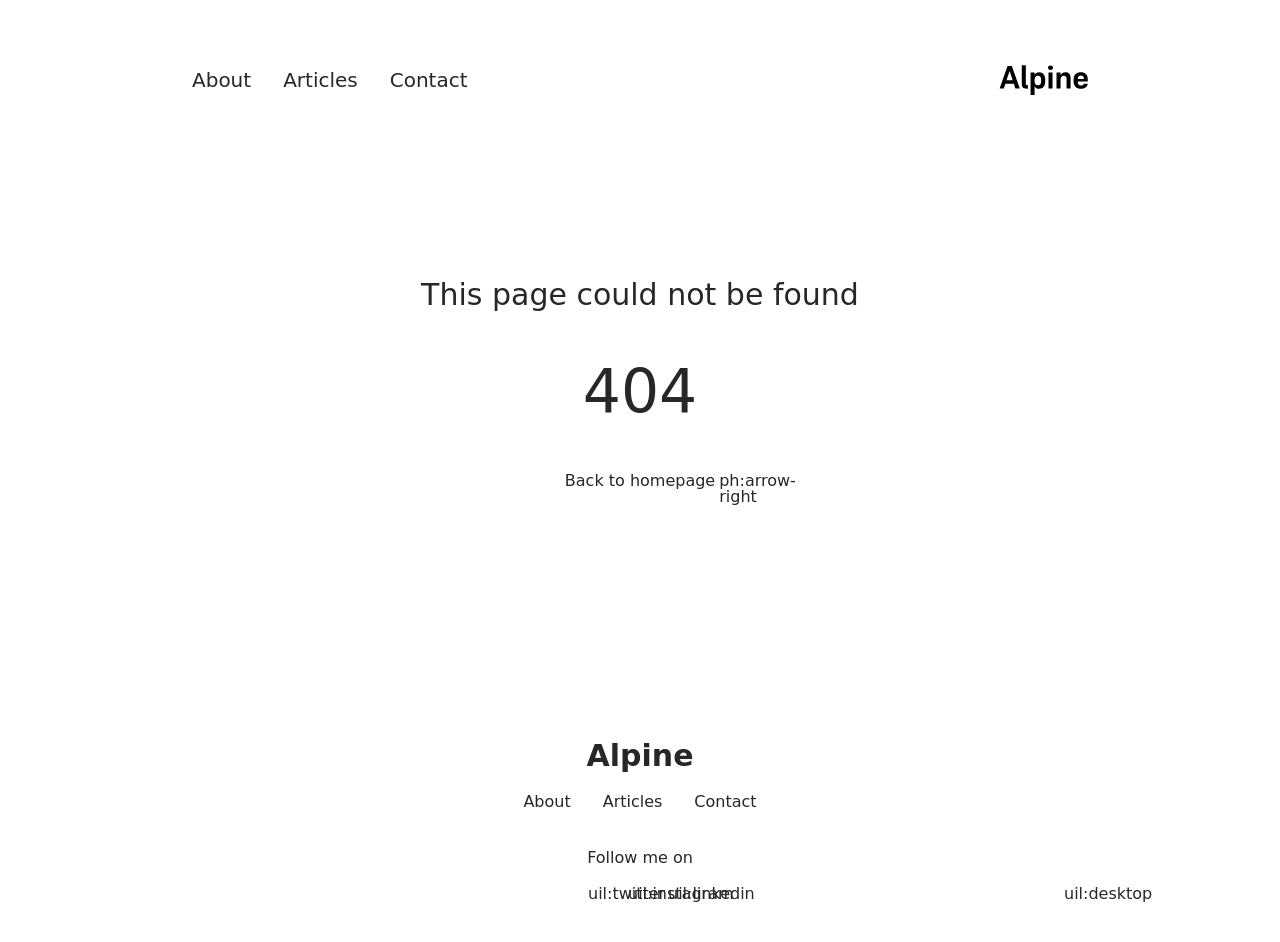
<file: 200.html>
<!DOCTYPE html><html lang="en"><head><meta charset="utf-8">
<meta name="viewport" content="width=device-width, initial-scale=1">
<link rel="stylesheet" href="/_nuxt/entry.FudVuvg6.css">
<link rel="modulepreload" as="script" crossorigin href="/_nuxt/entry.LUJTMDX0.js">
<link rel="prefetch" as="style" href="/_nuxt/article.UVm-8lGZ.css">
<link rel="prefetch" as="style" href="/_nuxt/ProseA.MK_cmGdZ.css">
<link rel="prefetch" as="script" crossorigin href="/_nuxt/article.xF02ZJ73.js">
<link rel="prefetch" as="script" crossorigin href="/_nuxt/ProseA.XfG_abdx.js">
<link rel="prefetch" as="script" crossorigin href="/_nuxt/date.3uOv5BcS.js">
<link rel="prefetch" as="script" crossorigin href="/_nuxt/default.46i4-k1r.js">
<link rel="prefetch" as="script" crossorigin href="/_nuxt/page.ddbBoPlj.js">
<link rel="prefetch" as="script" crossorigin href="/_nuxt/client-db.HfyJH-Ed.js">
<link rel="prefetch" as="script" crossorigin href="/_nuxt/slugify.5l9FwDG8.js">
<link rel="prefetch" as="style" href="/_nuxt/useStudio.3MfaGMCn.css">
<link rel="prefetch" as="script" crossorigin href="/_nuxt/useStudio.aLETKT4X.js">
<link rel="prefetch" as="script" crossorigin href="/_nuxt/query.8ji5i3kK.js">
<link rel="prefetch" as="script" crossorigin href="/_nuxt/preview.qXipC--V.js">
<link rel="prefetch" as="style" href="/_nuxt/error-404._LjjY-y0.css">
<link rel="prefetch" as="script" crossorigin href="/_nuxt/error-404.Z0wGr-BM.js">
<link rel="prefetch" as="style" href="/_nuxt/error-500.Ke0_YfD7.css">
<link rel="prefetch" as="script" crossorigin href="/_nuxt/error-500.fWJp_Kd8.js">
<script type="module" src="/_nuxt/entry.LUJTMDX0.js" crossorigin></script><style id="pinceau-runtime-hydratable">undefined</style><style id="pinceau-theme">@media { :root {--pinceau-mq: initial; --alpine-readableLine: 68ch;--alpine-backdrop-backgroundColor: #f4f4f5b3;--prose-code-inline-padding: 0.2rem 0.375rem 0.2rem 0.375rem;--prose-code-block-backdropFilter: contrast(1);--prose-code-block-border-style: solid;--prose-code-block-border-width: 1px;--prose-tbody-tr-borderBottom-style: dashed;--prose-tbody-tr-borderBottom-width: 1px;--prose-th-textAlign: inherit;--prose-thead-borderBottom-style: solid;--prose-thead-borderBottom-width: 1px;--prose-thead-border-style: solid;--prose-thead-border-width: 0px;--prose-table-textAlign: start;--prose-hr-width: 1px;--prose-hr-style: solid;--prose-li-listStylePosition: outside;--prose-ol-li-markerColor: currentColor;--prose-ol-paddingInlineStart: 21px;--prose-ol-listStyleType: decimal;--prose-ul-li-markerColor: currentColor;--prose-ul-paddingInlineStart: 21px;--prose-ul-listStyleType: disc;--prose-blockquote-border-style: solid;--prose-blockquote-border-width: 4px;--prose-blockquote-quotes: '201C' '201D' '2018' '2019';--prose-blockquote-paddingInlineStart: 24px;--prose-a-code-color-hover: currentColor;--prose-a-code-color-static: currentColor;--prose-a-hasCode-borderBottom: none;--prose-a-border-distance: 2px;--prose-a-border-color-hover: currentColor;--prose-a-border-color-static: currentColor;--prose-a-border-style-hover: solid;--prose-a-border-style-static: dashed;--prose-a-border-width: 1px;--prose-a-color-static: inherit;--prose-a-textDecoration: none;--prose-h6-margin: 3rem 0 2rem;--prose-h5-margin: 3rem 0 2rem;--prose-h4-margin: 3rem 0 2rem;--prose-h3-margin: 3rem 0 2rem;--prose-h2-margin: 3rem 0 2rem;--prose-h1-margin: 0 0 2rem;--prose-p-fontSize: 18px;--typography-lead-loose: 2;--typography-lead-relaxed: 1.625;--typography-lead-normal: 1.5;--typography-lead-snug: 1.375;--typography-lead-tight: 1.25;--typography-lead-none: 1;--typography-lead-10: 2.5rem;--typography-lead-9: 2.25rem;--typography-lead-8: 2rem;--typography-lead-7: 1.75rem;--typography-lead-6: 1.5rem;--typography-lead-5: 1.25rem;--typography-lead-4: 1rem;--typography-lead-3: .75rem;--typography-lead-2: .5rem;--typography-lead-1: .025rem;--typography-fontWeight-black: 900;--typography-fontWeight-extrabold: 800;--typography-fontWeight-bold: 700;--typography-fontWeight-semibold: 600;--typography-fontWeight-medium: 500;--typography-fontWeight-normal: 400;--typography-fontWeight-light: 300;--typography-fontWeight-extralight: 200;--typography-fontWeight-thin: 100;--typography-fontSize-9xl: 128px;--typography-fontSize-8xl: 96px;--typography-fontSize-7xl: 72px;--typography-fontSize-6xl: 60px;--typography-fontSize-5xl: 48px;--typography-fontSize-4xl: 36px;--typography-fontSize-3xl: 30px;--typography-fontSize-2xl: 24px;--typography-fontSize-xl: 20px;--typography-fontSize-lg: 18px;--typography-fontSize-base: 16px;--typography-fontSize-sm: 14px;--typography-fontSize-xs: 12px;--typography-letterSpacing-wide: 0.025em;--typography-letterSpacing-tight: -0.025em;--typography-verticalMargin-base: 24px;--typography-verticalMargin-sm: 16px;--elements-border-secondary-hover: [object Object];--elements-backdrop-background: #fffc;--elements-backdrop-filter: saturate(200%) blur(20px);--elements-container-maxWidth: 64rem;--lead-loose: 2;--lead-relaxed: 1.625;--lead-normal: 1.5;--lead-snug: 1.375;--lead-tight: 1.25;--lead-none: 1;--lead-10: 2.5rem;--lead-9: 2.25rem;--lead-8: 2rem;--lead-7: 1.75rem;--lead-6: 1.5rem;--lead-5: 1.25rem;--lead-4: 1rem;--lead-3: .75rem;--lead-2: .5rem;--lead-1: .025rem;--letterSpacing-widest: 0.1em;--letterSpacing-wider: 0.05em;--letterSpacing-wide: 0.025em;--letterSpacing-normal: 0em;--letterSpacing-tight: -0.025em;--letterSpacing-tighter: -0.05em;--fontSize-9xl: 8rem;--fontSize-8xl: 6rem;--fontSize-7xl: 4.5rem;--fontSize-6xl: 3.75rem;--fontSize-5xl: 3rem;--fontSize-4xl: 2.25rem;--fontSize-3xl: 1.875rem;--fontSize-2xl: 1.5rem;--fontSize-xl: 1.25rem;--fontSize-lg: 1.125rem;--fontSize-base: 1rem;--fontSize-sm: 0.875rem;--fontSize-xs: 0.75rem;--fontWeight-black: 900;--fontWeight-extrabold: 800;--fontWeight-bold: 700;--fontWeight-semibold: 600;--fontWeight-medium: 500;--fontWeight-normal: 400;--fontWeight-light: 300;--fontWeight-extralight: 200;--fontWeight-thin: 100;--font-mono: ui-monospace, SFMono-Regular, Menlo, Monaco, Consolas, Liberation Mono, Courier New, monospace;--font-serif: ui-serif, Georgia, Cambria, Times New Roman, Times, serif;--font-sans: ui-sans-serif, system-ui, -apple-system, BlinkMacSystemFont, Segoe UI, Roboto, Helvetica Neue, Arial, Noto Sans, sans-serif, Apple Color Emoji, Segoe UI Emoji, Segoe UI Symbol, Noto Color Emoji;--opacity-total: 1;--opacity-high: 0.8;--opacity-medium: 0.5;--opacity-soft: 0.3;--opacity-light: 0.15;--opacity-bright: 0.1;--opacity-noOpacity: 0;--borderWidth-lg: 3px;--borderWidth-md: 2px;--borderWidth-sm: 1px;--borderWidth-noBorder: 0;--space-rem-875: 0.875rem;--space-rem-625: 0.625rem;--space-rem-375: 0.375rem;--space-rem-125: 0.125rem;--space-px: 1px;--space-128: 32rem;--space-96: 24rem;--space-80: 20rem;--space-72: 18rem;--space-64: 16rem;--space-60: 15rem;--space-56: 14rem;--space-52: 13rem;--space-48: 12rem;--space-44: 11rem;--space-40: 10rem;--space-36: 9rem;--space-32: 8rem;--space-28: 7rem;--space-24: 6rem;--space-20: 5rem;--space-16: 4rem;--space-14: 3.5rem;--space-12: 3rem;--space-11: 2.75rem;--space-10: 2.5rem;--space-9: 2.25rem;--space-8: 2rem;--space-7: 1.75rem;--space-6: 1.5rem;--space-5: 1.25rem;--space-4: 1rem;--space-3: 0.75rem;--space-2: 0.5rem;--space-1: 0.25rem;--space-0: 0px;--size-full: 100%;--size-7xl: 80rem;--size-6xl: 72rem;--size-5xl: 64rem;--size-4xl: 56rem;--size-3xl: 48rem;--size-2xl: 42rem;--size-xl: 36rem;--size-lg: 32rem;--size-md: 28rem;--size-sm: 24rem;--size-xs: 20rem;--size-200: 200px;--size-104: 104px;--size-80: 80px;--size-64: 64px;--size-56: 56px;--size-48: 48px;--size-40: 40px;--size-32: 32px;--size-24: 24px;--size-20: 20px;--size-16: 16px;--size-12: 12px;--size-8: 8px;--size-6: 6px;--size-4: 4px;--size-2: 2px;--size-0: 0px;--radii-full: 9999px;--radii-3xl: 1.75rem;--radii-2xl: 1.5rem;--radii-xl: 1rem;--radii-lg: 0.75rem;--radii-md: 0.5rem;--radii-sm: 0.375rem;--radii-xs: 0.25rem;--radii-2xs: 0.125rem;--radii-none: 0px;--shadow-none: 0px 0px 0px 0px transparent;--shadow-lg: 0px 10px 15px -3px #000000, 0px 4px 6px -4px #000000;--shadow-md: 0px 4px 6px -1px #000000, 0px 2px 4px -2px #000000;--shadow-sm: 0px 1px 3px 0px #000000, 0px 1px 2px -1px #000000;--shadow-xs: 0px 1px 2px 0px #000000;--height-screen: 100vh;--width-screen: 100vw;--color-primary-900: #002e38;--color-primary-800: #005c70;--color-primary-700: #008aa9;--color-primary-600: #00b9e1;--color-primary-500: #1ad6ff;--color-primary-400: #40ddff;--color-primary-300: #66e4ff;--color-primary-200: #8deaff;--color-primary-100: #b3f1ff;--color-primary-50: #d9f8ff;--color-ruby-900: #380011;--color-ruby-800: #700021;--color-ruby-700: #a90032;--color-ruby-600: #e10043;--color-ruby-500: #ff1a5e;--color-ruby-400: #ff4079;--color-ruby-300: #ff6694;--color-ruby-200: #ff8dae;--color-ruby-100: #ffb3c9;--color-ruby-50: #ffd9e4;--color-pink-900: #380025;--color-pink-800: #70004b;--color-pink-700: #a90070;--color-pink-600: #e10095;--color-pink-500: #ff1ab2;--color-pink-400: #ff40bf;--color-pink-300: #ff66cc;--color-pink-200: #ff8dd8;--color-pink-100: #ffb3e5;--color-pink-50: #ffd9f2;--color-purple-900: #190038;--color-purple-800: #330070;--color-purple-700: #4c00a9;--color-purple-600: #6500e1;--color-purple-500: #811aff;--color-purple-400: #9640ff;--color-purple-300: #ab66ff;--color-purple-200: #c08dff;--color-purple-100: #d5b3ff;--color-purple-50: #ead9ff;--color-royalblue-900: #0b0531;--color-royalblue-800: #160a62;--color-royalblue-700: #211093;--color-royalblue-600: #2c15c4;--color-royalblue-500: #4127e8;--color-royalblue-400: #614bec;--color-royalblue-300: #806ff0;--color-royalblue-200: #a093f3;--color-royalblue-100: #c0b7f7;--color-royalblue-50: #dfdbfb;--color-indigoblue-900: #001238;--color-indigoblue-800: #002370;--color-indigoblue-700: #0035a9;--color-indigoblue-600: #0047e1;--color-indigoblue-500: #1a62ff;--color-indigoblue-400: #407cff;--color-indigoblue-300: #6696ff;--color-indigoblue-200: #8db0ff;--color-indigoblue-100: #b3cbff;--color-indigoblue-50: #d9e5ff;--color-blue-900: #002438;--color-blue-800: #004870;--color-blue-700: #006ca9;--color-blue-600: #0090e1;--color-blue-500: #1aadff;--color-blue-400: #40bbff;--color-blue-300: #66c8ff;--color-blue-200: #8dd6ff;--color-blue-100: #b3e4ff;--color-blue-50: #d9f1ff;--color-lightblue-900: #002e38;--color-lightblue-800: #005c70;--color-lightblue-700: #008aa9;--color-lightblue-600: #00b9e1;--color-lightblue-500: #1ad6ff;--color-lightblue-400: #40ddff;--color-lightblue-300: #66e4ff;--color-lightblue-200: #8deaff;--color-lightblue-100: #b3f1ff;--color-lightblue-50: #d9f8ff;--color-teal-900: #062a28;--color-teal-800: #0b544f;--color-teal-700: #117d77;--color-teal-600: #16a79e;--color-teal-500: #1cd1c6;--color-teal-400: #36e4da;--color-teal-300: #5fe9e1;--color-teal-200: #87efe9;--color-teal-100: #aff4f0;--color-teal-50: #d7faf8;--color-pear-900: #2a2b09;--color-pear-800: #545512;--color-pear-700: #7e801b;--color-pear-600: #a8aa24;--color-pear-500: #d0d32f;--color-pear-400: #d8da52;--color-pear-300: #e0e274;--color-pear-200: #e8e997;--color-pear-100: #eff0ba;--color-pear-50: #f7f8dc;--color-red-900: #380300;--color-red-800: #700700;--color-red-700: #a90a00;--color-red-600: #e10e00;--color-red-500: #ff281a;--color-red-400: #ff4c40;--color-red-300: #ff7066;--color-red-200: #ff948d;--color-red-100: #ffb7b3;--color-red-50: #ffdbd9;--color-orange-900: #381800;--color-orange-800: #702f00;--color-orange-700: #a94700;--color-orange-600: #e15e00;--color-orange-500: #ff7a1a;--color-orange-400: #ff9040;--color-orange-300: #ffa666;--color-orange-200: #ffbd8d;--color-orange-100: #ffd3b3;--color-orange-50: #ffe9d9;--color-yellow-900: #362b03;--color-yellow-800: #6d5605;--color-yellow-700: #a38108;--color-yellow-600: #daac0a;--color-yellow-500: #f5c828;--color-yellow-400: #f7d14c;--color-yellow-300: #f8da70;--color-yellow-200: #fae393;--color-yellow-100: #fcedb7;--color-yellow-50: #fdf6db;--color-green-900: #003f25;--color-green-800: #005e38;--color-green-700: #007e4a;--color-green-600: #009d5d;--color-green-500: #00bd6f;--color-green-400: #00dc82;--color-green-300: #30ffaa;--color-green-200: #83ffcc;--color-green-100: #acffdd;--color-green-50: #d6ffee;--color-gray-900: #18181B;--color-gray-800: #27272A;--color-gray-700: #3f3f46;--color-gray-600: #52525B;--color-gray-500: #71717A;--color-gray-400: #a1a1aa;--color-gray-300: #D4d4d8;--color-gray-200: #e4e4e7;--color-gray-100: #f4f4f5;--color-gray-50: #fafafa;--color-black: #0c0c0d;--color-white: #FFFFFF;--media-portrait: only screen and (orientation: portrait);--media-landscape: only screen and (orientation: landscape);--media-rm: (prefers-reduced-motion: reduce);--media-2xl: (min-width: 1536px);--media-xl: (min-width: 1280px);--media-lg: (min-width: 1024px);--media-md: (min-width: 768px);--media-sm: (min-width: 640px);--media-xs: (min-width: 475px);--alpine-body-color: var(--color-gray-800);--alpine-body-backgroundColor: var(--color-white);--prose-code-inline-fontWeight: var(--typography-fontWeight-normal);--prose-code-inline-fontSize: var(--typography-fontSize-sm);--prose-code-inline-borderRadius: var(--radii-xs);--prose-code-block-pre-padding: var(--typography-verticalMargin-sm);--prose-code-block-margin: var(--typography-verticalMargin-base) 0;--prose-code-block-fontSize: var(--typography-fontSize-sm);--prose-tbody-code-inline-fontSize: var(--typography-fontSize-sm);--prose-tbody-td-padding: var(--typography-verticalMargin-sm);--prose-th-fontWeight: var(--typography-fontWeight-semibold);--prose-th-padding: 0 var(--typography-verticalMargin-sm) var(--typography-verticalMargin-sm) var(--typography-verticalMargin-sm);--prose-table-lineHeight: var(--typography-lead-6);--prose-table-fontSize: var(--typography-fontSize-sm);--prose-table-margin: var(--typography-verticalMargin-base) 0;--prose-hr-margin: var(--typography-verticalMargin-base) 0;--prose-li-margin: var(--typography-verticalMargin-sm) 0;--prose-ol-margin: var(--typography-verticalMargin-base) 0;--prose-ul-margin: var(--typography-verticalMargin-base) 0;--prose-blockquote-margin: var(--typography-verticalMargin-base) 0;--prose-a-code-border-style: var(--prose-a-border-style-static);--prose-a-code-border-width: var(--prose-a-border-width);--prose-a-fontWeight: var(--typography-fontWeight-medium);--prose-img-margin: var(--typography-verticalMargin-base) 0;--prose-strong-fontWeight: var(--typography-fontWeight-semibold);--prose-h6-iconSize: var(--typography-fontSize-base);--prose-h6-fontWeight: var(--typography-fontWeight-semibold);--prose-h6-lineHeight: var(--typography-lead-normal);--prose-h6-fontSize: var(--typography-fontSize-lg);--prose-h5-iconSize: var(--typography-fontSize-lg);--prose-h5-fontWeight: var(--typography-fontWeight-semibold);--prose-h5-lineHeight: var(--typography-lead-snug);--prose-h5-fontSize: var(--typography-fontSize-xl);--prose-h4-iconSize: var(--typography-fontSize-lg);--prose-h4-letterSpacing: var(--typography-letterSpacing-tight);--prose-h4-fontWeight: var(--typography-fontWeight-semibold);--prose-h4-lineHeight: var(--typography-lead-snug);--prose-h4-fontSize: var(--typography-fontSize-2xl);--prose-h3-iconSize: var(--typography-fontSize-xl);--prose-h3-letterSpacing: var(--typography-letterSpacing-tight);--prose-h3-fontWeight: var(--typography-fontWeight-semibold);--prose-h3-lineHeight: var(--typography-lead-snug);--prose-h3-fontSize: var(--typography-fontSize-3xl);--prose-h2-iconSize: var(--typography-fontSize-2xl);--prose-h2-letterSpacing: var(--typography-letterSpacing-tight);--prose-h2-fontWeight: var(--typography-fontWeight-semibold);--prose-h2-lineHeight: var(--typography-lead-tight);--prose-h2-fontSize: var(--typography-fontSize-4xl);--prose-h1-iconSize: var(--typography-fontSize-3xl);--prose-h1-letterSpacing: var(--typography-letterSpacing-tight);--prose-h1-fontWeight: var(--typography-fontWeight-bold);--prose-h1-lineHeight: var(--typography-lead-tight);--prose-h1-fontSize: var(--typography-fontSize-5xl);--prose-p-br-margin: var(--typography-verticalMargin-base) 0 0 0;--prose-p-margin: var(--typography-verticalMargin-base) 0;--prose-p-lineHeight: var(--typography-lead-normal);--typography-color-primary-900: var(--color-primary-900);--typography-color-primary-800: var(--color-primary-800);--typography-color-primary-700: var(--color-primary-700);--typography-color-primary-600: var(--color-primary-600);--typography-color-primary-500: var(--color-primary-500);--typography-color-primary-400: var(--color-primary-400);--typography-color-primary-300: var(--color-primary-300);--typography-color-primary-200: var(--color-primary-200);--typography-color-primary-100: var(--color-primary-100);--typography-color-primary-50: var(--color-primary-50);--typography-font-code: var(--font-mono);--typography-font-body: var(--font-sans);--typography-font-display: var(--font-sans);--typography-body-backgroundColor: var(--color-white);--typography-body-color: var(--color-black);--elements-state-danger-borderColor-secondary: var(--color-red-200);--elements-state-danger-borderColor-primary: var(--color-red-100);--elements-state-danger-backgroundColor-secondary: var(--color-red-100);--elements-state-danger-backgroundColor-primary: var(--color-red-50);--elements-state-danger-color-secondary: var(--color-red-600);--elements-state-danger-color-primary: var(--color-red-500);--elements-state-warning-borderColor-secondary: var(--color-yellow-200);--elements-state-warning-borderColor-primary: var(--color-yellow-100);--elements-state-warning-backgroundColor-secondary: var(--color-yellow-100);--elements-state-warning-backgroundColor-primary: var(--color-yellow-50);--elements-state-warning-color-secondary: var(--color-yellow-700);--elements-state-warning-color-primary: var(--color-yellow-600);--elements-state-success-borderColor-secondary: var(--color-green-200);--elements-state-success-borderColor-primary: var(--color-green-100);--elements-state-success-backgroundColor-secondary: var(--color-green-100);--elements-state-success-backgroundColor-primary: var(--color-green-50);--elements-state-success-color-secondary: var(--color-green-600);--elements-state-success-color-primary: var(--color-green-500);--elements-state-info-borderColor-secondary: var(--color-blue-200);--elements-state-info-borderColor-primary: var(--color-blue-100);--elements-state-info-backgroundColor-secondary: var(--color-blue-100);--elements-state-info-backgroundColor-primary: var(--color-blue-50);--elements-state-info-color-secondary: var(--color-blue-600);--elements-state-info-color-primary: var(--color-blue-500);--elements-state-primary-borderColor-secondary: var(--color-primary-200);--elements-state-primary-borderColor-primary: var(--color-primary-100);--elements-state-primary-backgroundColor-secondary: var(--color-primary-100);--elements-state-primary-backgroundColor-primary: var(--color-primary-50);--elements-state-primary-color-secondary: var(--color-primary-700);--elements-state-primary-color-primary: var(--color-primary-600);--elements-surface-secondary-backgroundColor: var(--color-gray-200);--elements-surface-primary-backgroundColor: var(--color-gray-100);--elements-surface-background-base: var(--color-gray-100);--elements-border-secondary-static: var(--color-gray-200);--elements-border-primary-hover: var(--color-gray-200);--elements-border-primary-static: var(--color-gray-100);--elements-container-padding-md: var(--space-16);--elements-container-padding-sm: var(--space-12);--elements-container-padding-xs: var(--space-8);--elements-container-padding-mobile: var(--space-6);--elements-text-secondary-color-hover: var(--color-gray-700);--elements-text-secondary-color-static: var(--color-gray-500);--elements-text-primary-color-static: var(--color-gray-900);--text-6xl-lineHeight: var(--lead-none);--text-6xl-fontSize: var(--fontSize-6xl);--text-5xl-lineHeight: var(--lead-none);--text-5xl-fontSize: var(--fontSize-5xl);--text-4xl-lineHeight: var(--lead-10);--text-4xl-fontSize: var(--fontSize-4xl);--text-3xl-lineHeight: var(--lead-9);--text-3xl-fontSize: var(--fontSize-3xl);--text-2xl-lineHeight: var(--lead-8);--text-2xl-fontSize: var(--fontSize-2xl);--text-xl-lineHeight: var(--lead-7);--text-xl-fontSize: var(--fontSize-xl);--text-lg-lineHeight: var(--lead-7);--text-lg-fontSize: var(--fontSize-lg);--text-base-lineHeight: var(--lead-6);--text-base-fontSize: var(--fontSize-base);--text-sm-lineHeight: var(--lead-5);--text-sm-fontSize: var(--fontSize-sm);--text-xs-lineHeight: var(--lead-4);--text-xs-fontSize: var(--fontSize-xs);--shadow-2xl: 0px 25px 50px -12px var(--color-gray-900);--shadow-xl: 0px 20px 25px -5px var(--color-gray-400), 0px 8px 10px -6px #000000;--color-secondary-900: var(--color-gray-900);--color-secondary-800: var(--color-gray-800);--color-secondary-700: var(--color-gray-700);--color-secondary-600: var(--color-gray-600);--color-secondary-500: var(--color-gray-500);--color-secondary-400: var(--color-gray-400);--color-secondary-300: var(--color-gray-300);--color-secondary-200: var(--color-gray-200);--color-secondary-100: var(--color-gray-100);--color-secondary-50: var(--color-gray-50);--prose-a-code-background-hover: var(--typography-color-primary-50);--prose-a-code-border-color-hover: var(--typography-color-primary-500);--prose-a-color-hover: var(--typography-color-primary-500);--typography-color-secondary-900: var(--color-secondary-900);--typography-color-secondary-800: var(--color-secondary-800);--typography-color-secondary-700: var(--color-secondary-700);--typography-color-secondary-600: var(--color-secondary-600);--typography-color-secondary-500: var(--color-secondary-500);--typography-color-secondary-400: var(--color-secondary-400);--typography-color-secondary-300: var(--color-secondary-300);--typography-color-secondary-200: var(--color-secondary-200);--typography-color-secondary-100: var(--color-secondary-100);--typography-color-secondary-50: var(--color-secondary-50);--prose-code-inline-backgroundColor: var(--typography-color-secondary-100);--prose-code-inline-color: var(--typography-color-secondary-700);--prose-code-block-backgroundColor: var(--typography-color-secondary-100);--prose-code-block-color: var(--typography-color-secondary-700);--prose-code-block-border-color: var(--typography-color-secondary-200);--prose-tbody-tr-borderBottom-color: var(--typography-color-secondary-200);--prose-th-color: var(--typography-color-secondary-600);--prose-thead-borderBottom-color: var(--typography-color-secondary-200);--prose-thead-border-color: var(--typography-color-secondary-300);--prose-hr-color: var(--typography-color-secondary-200);--prose-blockquote-border-color: var(--typography-color-secondary-200);--prose-blockquote-color: var(--typography-color-secondary-500);--prose-a-code-border-color-static: var(--typography-color-secondary-400); } }@media { :root.dark {--pinceau-mq: dark; --alpine-backdrop-backgroundColor: #18181bb3;--prose-code-block-backdropFilter: contrast(1);--prose-ol-li-markerColor: currentColor;--prose-ul-li-markerColor: currentColor;--prose-a-code-color-hover: currentColor;--prose-a-code-color-static: currentColor;--prose-a-border-color-hover: currentColor;--prose-a-border-color-static: currentColor;--prose-a-color-static: inherit;--elements-backdrop-background: #0c0d0ccc;--alpine-body-color: var(--color-gray-200);--alpine-body-backgroundColor: var(--color-black);--typography-body-backgroundColor: var(--color-black);--typography-body-color: var(--color-white);--elements-state-danger-borderColor-secondary: var(--color-red-700);--elements-state-danger-borderColor-primary: var(--color-red-800);--elements-state-danger-backgroundColor-secondary: var(--color-red-800);--elements-state-danger-backgroundColor-primary: var(--color-red-900);--elements-state-danger-color-secondary: var(--color-red-200);--elements-state-danger-color-primary: var(--color-red-300);--elements-state-warning-borderColor-secondary: var(--color-yellow-700);--elements-state-warning-borderColor-primary: var(--color-yellow-800);--elements-state-warning-backgroundColor-secondary: var(--color-yellow-800);--elements-state-warning-backgroundColor-primary: var(--color-yellow-900);--elements-state-warning-color-secondary: var(--color-yellow-200);--elements-state-warning-color-primary: var(--color-yellow-400);--elements-state-success-borderColor-secondary: var(--color-green-700);--elements-state-success-borderColor-primary: var(--color-green-800);--elements-state-success-backgroundColor-secondary: var(--color-green-800);--elements-state-success-backgroundColor-primary: var(--color-green-900);--elements-state-success-color-secondary: var(--color-green-200);--elements-state-success-color-primary: var(--color-green-400);--elements-state-info-borderColor-secondary: var(--color-blue-700);--elements-state-info-borderColor-primary: var(--color-blue-800);--elements-state-info-backgroundColor-secondary: var(--color-blue-800);--elements-state-info-backgroundColor-primary: var(--color-blue-900);--elements-state-info-color-secondary: var(--color-blue-200);--elements-state-info-color-primary: var(--color-blue-400);--elements-state-primary-borderColor-secondary: var(--color-primary-700);--elements-state-primary-borderColor-primary: var(--color-primary-800);--elements-state-primary-backgroundColor-secondary: var(--color-primary-800);--elements-state-primary-backgroundColor-primary: var(--color-primary-900);--elements-state-primary-color-secondary: var(--color-primary-200);--elements-state-primary-color-primary: var(--color-primary-400);--elements-surface-secondary-backgroundColor: var(--color-gray-800);--elements-surface-primary-backgroundColor: var(--color-gray-900);--elements-surface-background-base: var(--color-gray-900);--elements-border-secondary-static: var(--color-gray-800);--elements-border-primary-hover: var(--color-gray-800);--elements-border-primary-static: var(--color-gray-900);--elements-text-secondary-color-hover: var(--color-gray-200);--elements-text-secondary-color-static: var(--color-gray-400);--elements-text-primary-color-static: var(--color-gray-50);--prose-a-code-background-hover: var(--typography-color-primary-900);--prose-a-code-border-color-hover: var(--typography-color-primary-600);--prose-a-color-hover: var(--typography-color-primary-400);--prose-code-inline-backgroundColor: var(--typography-color-secondary-800);--prose-code-inline-color: var(--typography-color-secondary-200);--prose-code-block-backgroundColor: var(--typography-color-secondary-900);--prose-code-block-color: var(--typography-color-secondary-200);--prose-code-block-border-color: var(--typography-color-secondary-800);--prose-tbody-tr-borderBottom-color: var(--typography-color-secondary-800);--prose-th-color: var(--typography-color-secondary-400);--prose-thead-borderBottom-color: var(--typography-color-secondary-800);--prose-thead-border-color: var(--typography-color-secondary-600);--prose-hr-color: var(--typography-color-secondary-800);--prose-blockquote-border-color: var(--typography-color-secondary-700);--prose-blockquote-color: var(--typography-color-secondary-400);--prose-a-code-border-color-static: var(--typography-color-secondary-600); } }</style><script>"use strict";(()=>{const a=window,e=document.documentElement,m=["dark","light"],c=window&&window.localStorage&&window.localStorage.getItem&&window.localStorage.getItem("nuxt-color-mode")||"system";let n=c==="system"?d():c;const l=e.getAttribute("data-color-mode-forced");l&&(n=l),i(n),a["__NUXT_COLOR_MODE__"]={preference:c,value:n,getColorScheme:d,addColorScheme:i,removeColorScheme:f};function i(o){const t=""+o+"",s="";e.classList?e.classList.add(t):e.className+=" "+t,s&&e.setAttribute("data-"+s,o)}function f(o){const t=""+o+"",s="";e.classList?e.classList.remove(t):e.className=e.className.replace(new RegExp(t,"g"),""),s&&e.removeAttribute("data-"+s)}function r(o){return a.matchMedia("(prefers-color-scheme"+o+")")}function d(){if(a.matchMedia&&r("").media!=="not all"){for(const o of m)if(r(":"+o).matches)return o}return"light"}})();
</script></head><body><div id="__nuxt"></div><script type="application/json" id="__NUXT_DATA__" data-ssr="false">[{"_errors":1,"serverRendered":2,"data":3,"state":4,"once":5},{},false,{},{},["Set"]]</script>
<script>window.__NUXT__={};window.__NUXT__.config={public:{FORMSPREE_URL:"",plausible:{hashMode:false,trackLocalhost:false,domain:"",apiHost:"https://plausible.io",autoPageviews:true,autoOutboundTracking:false},studio:{apiURL:"https://api.nuxt.studio"},mdc:{components:{prose:true,map:{p:"prose-p",a:"prose-a",blockquote:"prose-blockquote","code-inline":"prose-code-inline",code:"ProseCodeInline",em:"prose-em",h1:"prose-h1",h2:"prose-h2",h3:"prose-h3",h4:"prose-h4",h5:"prose-h5",h6:"prose-h6",hr:"prose-hr",img:"prose-img",ul:"prose-ul",ol:"prose-ol",li:"prose-li",strong:"prose-strong",table:"prose-table",thead:"prose-thead",tbody:"prose-tbody",td:"prose-td",th:"prose-th",tr:"prose-tr"}},headings:{anchorLinks:{h1:false,h2:true,h3:true,h4:true,h5:false,h6:false}}},content:{locales:[],defaultLocale:"",integrity:1705057710472,experimental:{stripQueryParameters:false,advanceQuery:false,clientDB:false},respectPathCase:false,api:{baseURL:"/api/_content"},navigation:{fields:["navTitle","layout"]},tags:{p:"prose-p",a:"prose-a",blockquote:"prose-blockquote","code-inline":"prose-code-inline",code:"ProseCodeInline",em:"prose-em",h1:"prose-h1",h2:"prose-h2",h3:"prose-h3",h4:"prose-h4",h5:"prose-h5",h6:"prose-h6",hr:"prose-hr",img:"prose-img",ul:"prose-ul",ol:"prose-ol",li:"prose-li",strong:"prose-strong",table:"prose-table",thead:"prose-thead",tbody:"prose-tbody",td:"prose-td",th:"prose-th",tr:"prose-tr"},highlight:{theme:{default:"github-light",dark:"github-dark"},preload:["json","js","ts","html","css","vue","diff","shell","markdown","yaml","bash","ini","c","cpp"]},wsUrl:"",documentDriven:{page:true,navigation:true,surround:true,globals:{},layoutFallbacks:["theme"],injectPage:true},host:"",trailingSlash:false,search:"",contentHead:true,anchorLinks:{depth:4,exclude:[1]}}},app:{baseURL:"/",buildAssetsDir:"/_nuxt/",cdnURL:""}}</script></body></html>
</file>
<file: _nuxt/entry.FudVuvg6.css>
body{background-color:var(--alpine-body-backgroundColor);color:var(--alpine-body-color)}.light-img{display:block}.dark-img{display:none}@media (prefers-color-scheme:dark){html:not(.light) .dark-img{display:block}html:not(.light) .light-img{display:none}}html.dark .dark-img{display:block}html.dark .light-img{display:none}html{-webkit-font-smoothing:antialiased;-moz-osx-font-smoothing:grayscale}.sr-only{height:1px!important;margin:-1px!important;overflow:hidden!important;padding:0!important;position:absolute!important;width:1px!important;clip:rect(0,0,0,0)!important;border:0!important;white-space:nowrap!important}*,:after,:before{border:0 solid #e5e7eb;box-sizing:border-box}html{line-height:1.5;-webkit-text-size-adjust:100%;font-family:ui-sans-serif,system-ui,-apple-system,BlinkMacSystemFont,Segoe UI,Roboto,Helvetica Neue,Arial,Noto Sans,sans-serif,Apple Color Emoji,Segoe UI Emoji,Segoe UI Symbol,Noto Color Emoji;-moz-tab-size:4;-o-tab-size:4;tab-size:4}body{line-height:inherit;margin:0}hr{border-top-width:1px;color:inherit;height:0}abbr:where([title]){-webkit-text-decoration:underline dotted;text-decoration:underline dotted}h1,h2,h3,h4,h5,h6{font-size:inherit;font-weight:inherit}a{color:inherit;text-decoration:inherit}b,strong{font-weight:bolder}code,kbd,pre,samp{font-family:ui-monospace,SFMono-Regular,Menlo,Monaco,Consolas,Liberation Mono,Courier New,monospace;font-size:1em}small{font-size:80%}sub,sup{font-size:75%;line-height:0;position:relative;vertical-align:baseline}sub{bottom:-.25em}sup{top:-.5em}table{border-collapse:collapse;border-color:inherit;text-indent:0}button,input,optgroup,select,textarea{color:inherit;font-family:inherit;font-size:100%;font-weight:inherit;line-height:inherit;margin:0;padding:0}button,select{text-transform:none}[type=button],[type=reset],[type=submit],button{-webkit-appearance:button;background-color:transparent;background-image:none}:-moz-focusring{outline:auto}:-moz-ui-invalid{box-shadow:none}progress{vertical-align:baseline}::-webkit-inner-spin-button,::-webkit-outer-spin-button{height:auto}[type=search]{-webkit-appearance:textfield;outline-offset:-2px}::-webkit-search-decoration{-webkit-appearance:none}::-webkit-file-upload-button{-webkit-appearance:button;font:inherit}summary{display:list-item}blockquote,dd,dl,figure,h1,h2,h3,h4,h5,h6,hr,p,pre{margin:0}fieldset{margin:0}fieldset,legend{padding:0}menu,ol,ul{list-style:none;margin:0;padding:0}textarea{resize:vertical}input::-moz-placeholder,textarea::-moz-placeholder{color:#9ca3af;opacity:1}input::placeholder,textarea::placeholder{color:#9ca3af;opacity:1}[role=button],button{cursor:pointer}:disabled{cursor:default}audio,canvas,embed,iframe,img,object,svg,video{display:block;vertical-align:middle}img,video{height:auto;max-width:100%}[hidden]{display:none}.nuxt-progress{background:repeating-linear-gradient(90deg,#00dc82 0,#34cdfe 50%,#0047e1);left:0;opacity:1;position:fixed;right:0;top:0;transition:width .1s,height .4s,opacity .4s;width:0;z-index:999999}nav ul[data-v-ea9c6b08]{display:flex;flex-direction:column;gap:var(--space-4);justify-content:center;width:100%}@media (min-width:640px){nav ul[data-v-ea9c6b08]{flex-direction:row;gap:var(--space-8)}}nav ul a[data-v-ea9c6b08]{position:relative}nav ul a.router-link-active[data-v-ea9c6b08]{color:var(--color-primary-500)}nav ul a .underline-fx[data-v-ea9c6b08]{background-color:currentColor;bottom:-4px;height:1px;position:absolute;transition:width .2s ease-in-out;width:0}a:hover :is(nav ul a .underline-fx):is(nav ul a .underline-fx[data-v-ea9c6b08]){width:100%}header[data-v-9d9e217c]{--header-padding:var(--space-16);--logo-height:var(--space-8);align-items:center;display:grid;gap:var(--space-4);grid-template-columns:repeat(12,minmax(0,1fr));padding-bottom:var(--header-padding);padding-top:var(--header-padding);position:relative}header .menu[data-v-9d9e217c]{display:flex;position:absolute}header .menu[data-v-9d9e217c] :hover{color:var(--color-primary-500)}.left :is(header .menu):is(header .menu[data-v-9d9e217c]){right:0}@media (min-width:640px){header .menu[data-v-9d9e217c]{display:none}}header .overlay[data-v-9d9e217c]{-webkit-backdrop-filter:blur(20px);backdrop-filter:blur(20px);background-color:var(--alpine-backdrop-backgroundColor);border:1px solid var(--color-gray-200);border-radius:var(--radii-md);font-size:var(--text-lg-fontSize);font-weight:var(--fontWeight-medium);line-height:var(--text-lg-lineHeight);padding:var(--space-6);padding-right:var(--space-24);perspective:2000px;position:absolute;top:calc(var(--header-padding) + var(--logo-height) + var(--space-2));transform-origin:top;transition:all .25s;will-change:opacity,transform}header .overlay[data-v-9d9e217c]:not(.show){opacity:0;transform:translateY(-10px) rotateY(-8deg) rotateX(-20deg)}.left :is(header .overlay:not(.show)):is(header .overlay[data-v-9d9e217c]:not(.show)){transform:translateY(-10px) rotateY(8deg) rotateX(-20deg)}header .overlay[data-v-9d9e217c]:not(.show){pointer-events:none}.left :is(header .overlay):is(header .overlay[data-v-9d9e217c]){padding:var(--space-6);padding-left:var(--space-16);right:0;text-align:right}@media (min-width:640px){header .overlay[data-v-9d9e217c]{display:none}}:root.dark header .overlay[data-v-9d9e217c]{border-color:var(--color-gray-800)}header .logo[data-v-9d9e217c]{display:flex;grid-column:span 12/span 12;height:var(--logo-height)}header .logo a[data-v-9d9e217c]{display:flex}.center :is(header .logo):is(header .logo[data-v-9d9e217c]){grid-column:span 12/span 12;justify-content:center}.right :is(header .logo):is(header .logo[data-v-9d9e217c]){justify-content:flex-end}@media (min-width:640px){header .logo[data-v-9d9e217c]{grid-column:span 4/span 4;grid-column-start:auto}.right :is(header .logo):is(header .logo[data-v-9d9e217c]){order:2}}header .logo .fallback[data-v-9d9e217c]{font-size:var(--text-2xl-fontSize);font-weight:var(--fontWeight-semibold);line-height:var(--text-2xl-lineHeight)}header .main-nav[data-v-9d9e217c]{display:none}@media (min-width:640px){header .main-nav[data-v-9d9e217c]{display:flex;font-size:var(--text-xl-fontSize);font-weight:var(--fontWeight-medium);grid-column:span 8/span 8;line-height:var(--text-xl-lineHeight)}.center :is(header .main-nav):is(header .main-nav[data-v-9d9e217c]){grid-column:span 12/span 12;justify-content:center}.right :is(header .main-nav):is(header .main-nav[data-v-9d9e217c]){justify-content:flex-start}.left :is(header .main-nav):is(header .main-nav[data-v-9d9e217c]){justify-content:flex-end}}.icon[data-v-c9c9e042]{display:inline-block;vertical-align:middle}a[data-v-585cf373]{--social-icon-size:24px;display:flex;height:24px;height:var(--social-icon-size);width:24px;width:var(--social-icon-size)}a[data-v-585cf373] :hover{color:var(--color-primary-500)}a svg[data-v-585cf373]{height:100%;width:100%}button[data-v-2f0883db]{display:flex;--color-mode-switcher-size:24px;height:24px;height:var(--color-mode-switcher-size);width:24px;width:var(--color-mode-switcher-size)}button[data-v-2f0883db] :hover{color:var(--color-primary-500)}button svg[data-v-2f0883db]{height:100%;width:100%}footer[data-v-cd0d36fc]{align-items:center;display:flex;flex-direction:column;margin-top:var(--space-24);padding-bottom:var(--space-8);padding-top:var(--space-8)}footer.left[data-v-cd0d36fc]{align-items:flex-start}footer.right[data-v-cd0d36fc]{align-items:flex-end}@media (min-width:768px){footer[data-v-cd0d36fc]{min-height:var(--space-36)}}footer .credits[data-v-cd0d36fc]{font-size:var(--text-3xl-fontSize);font-weight:var(--fontWeight-bold);line-height:var(--text-3xl-lineHeight);margin-bottom:var(--space-4)}footer .navigation[data-v-cd0d36fc]{display:none}@media (min-width:640px){footer .navigation[data-v-cd0d36fc]{display:flex;font-size:var(--text-base-fontSize);font-weight:var(--fontWeight-medium);line-height:var(--text-base-lineHeight);margin-bottom:var(--space-8)}}footer .message[data-v-cd0d36fc]{margin-bottom:var(--space-4);text-align:center}footer .icons[data-v-cd0d36fc]{display:grid;gap:var(--space-4);grid-template-columns:repeat(12,minmax(0,1fr));width:100%}.left :is(footer .icons):is(footer .icons[data-v-cd0d36fc]){align-items:center;display:flex;justify-content:space-between}.right :is(footer .icons):is(footer .icons[data-v-cd0d36fc]){align-items:center;display:flex;flex-direction:row-reverse;justify-content:space-between}footer .icons .social[data-v-cd0d36fc]{display:flex;gap:var(--space-4);grid-column:span 12/span 12;justify-content:center}@media (min-width:475px){footer .icons .social[data-v-cd0d36fc]{grid-column:span 4/span 4;grid-column-start:5}}footer .icons .color-mode-switch[data-v-cd0d36fc]{display:flex;grid-column:span 12/span 12;justify-content:center}@media (min-width:475px){footer .icons .color-mode-switch[data-v-cd0d36fc]{grid-column:span 2/span 2;grid-column-start:11;justify-content:flex-end}}.container[data-v-1afb8f87]{margin-inline-end:auto;margin-inline-start:auto;width:100%}.app-layout[data-v-3f56e3b3]{min-width:var(--size-xs)}html{font-family:var(--font-sans)}
</file>
<file: _nuxt/DocumentDrivenNotFound.sBqeaYwa.css>
section[data-v-eacd9624]{align-items:center;display:flex;flex-direction:column;justify-content:center;min-height:50vh}section .message[data-v-eacd9624]{font-size:var(--text-3xl-fontSize);font-weight:var(--fontWeight-medium);line-height:var(--text-3xl-lineHeight)}section .status[data-v-eacd9624]{font-size:var(--text-6xl-fontSize);line-height:var(--text-6xl-lineHeight);margin-bottom:var(--space-12);margin-top:var(--space-12)}section a[data-v-eacd9624]{align-items:center;display:flex;position:relative}section a .icon[data-v-eacd9624]{height:var(--space-5);position:absolute;right:calc(0px - var(--space-1));transform:translate(100%);width:var(--space-5)}
</file>
<file: _nuxt/Hero.y22g3VCK.css>
.hero .layout[data-v-d7e67f02]{display:grid;gap:var(--space-8);grid-template-columns:repeat(1,minmax(0,1fr))}@media (min-width:1024px){.hero .layout[data-v-d7e67f02]{grid-template-columns:repeat(2,minmax(0,1fr))}}.hero .layout .title[data-v-d7e67f02]{font-size:var(--text-4xl-fontSize);font-weight:var(--fontWeight-bold);line-height:var(--text-4xl-lineHeight)}.hero .layout .description[data-v-d7e67f02]{font-size:var(--text-xl-fontSize);line-height:var(--text-xl-lineHeight);margin-top:var(--space-3)}.hero .layout img[data-v-d7e67f02]{aspect-ratio:16/9;border-radius:var(--radii-md);-o-object-fit:cover;object-fit:cover;width:100%}.hero .layout img.left[data-v-d7e67f02]{order:-1}
</file>
<file: _nuxt/ProseUl.i-MVnr8x.css>
ul[data-v-3f686ede]{font-family:var(--typography-font-body);list-style-type:var(--prose-ul-listStyleType);margin:var(--prose-ul-margin);padding-inline-start:var(--prose-ul-paddingInlineStart)}ul[data-v-3f686ede]>li::marker{color:var(--prose-ul-li-markerColor)}ul[data-v-3f686ede]>li ol,ul[data-v-3f686ede]>li ul{margin:0}
</file>
<file: _nuxt/ProseLi.mazOR6JG.css>
li[data-v-37b9d7f8]{font-family:var(--typography-font-body);list-style-position:var(--prose-li-listStylePosition);margin:var(--prose-li-margin)}
</file>
<file: _nuxt/ProseA.MK_cmGdZ.css>
a[data-v-2b38c909]{border-bottom:var(--prose-a-border-width) var(--prose-a-border-style-static) var(--prose-a-border-color-static);color:var(--prose-a-color-static);font-family:var(--typography-font-body);font-weight:var(--prose-a-fontWeight);padding-bottom:var(--prose-a-border-distance);-webkit-text-decoration:var(--prose-a-textDecoration);text-decoration:var(--prose-a-textDecoration)}a[data-v-2b38c909]:hover{border-color:var(--prose-a-border-color-hover);border-style:var(--prose-a-border-style-hover);color:var(--prose-a-color-hover)}a[data-v-2b38c909]:has(img){border-width:0}a[data-v-2b38c909]:has(code){border-bottom:var(--prose-a-hasCode-borderBottom)}a[data-v-2b38c909]:has(code) code{border-color:var(--prose-a-code-border-color-static);border-style:var(--prose-a-code-border-style);border-width:var(--prose-a-code-border-width);color:var(--prose-a-code-color-static)}a[data-v-2b38c909]:has(code):hover{border-bottom:var(--prose-a-hasCode-borderBottom)}a[data-v-2b38c909]:has(code):hover code{background-color:var(--prose-a-code-background-hover);border-color:var(--prose-a-code-border-color-hover);color:var(--prose-a-code-color-hover)}
</file>
<file: _nuxt/ProseStrong.TcDGivc6.css>
strong[data-v-0f3faae7]{font-family:var(--typography-font-body);font-weight:var(--prose-strong-fontWeight)}
</file>
<file: _nuxt/ProseP.6hnK9jAW.css>
p[data-v-0ede3edf]{font-family:var(--typography-font-body);font-size:var(--prose-p-fontSize);line-height:var(--prose-p-lineHeight);margin:var(--prose-p-margin)}p[data-v-0ede3edf] br{content:"";display:block;margin:var(--prose-p-br-margin)}
</file>
<file: _nuxt/Gallery.BXGH4rUz.css>
.gallery .layout[data-v-9095f584]{display:grid;gap:var(--space-8);margin-bottom:var(--space-16);margin-top:var(--space-16);--cols:1;grid-template-columns:repeat(1,minmax(0,1fr));grid-template-columns:repeat(var(--cols),minmax(0,1fr))}@media (min-width:768px){.gallery .layout[data-v-9095f584]{--cols:var(---6-li-cols)}}.gallery .layout img[data-v-9095f584]{aspect-ratio:16/9;border-radius:var(--radii-md);-o-object-fit:cover;object-fit:cover;width:100%}
</file>
<file: _nuxt/article.UVm-8lGZ.css>
article[data-v-cf4555f5]{margin-left:auto;margin-right:auto;max-width:var(--alpine-readableLine);padding-bottom:var(--space-4);padding-top:var(--space-4)}@media (min-width:640px){article[data-v-cf4555f5]{padding-bottom:var(--space-12);padding-top:var(--space-12)}}article .back[data-v-cf4555f5]{align-items:center;border-bottom:1px solid var(--elements-border-secondary-static);display:inline-flex;font-size:var(--text-lg-fontSize)}article .back[data-v-cf4555f5] svg{height:var(--size-16);margin-right:var(--space-2);width:var(--size-16)}article header[data-v-cf4555f5]{margin-bottom:var(--space-12);margin-top:var(--space-16)}article .title[data-v-cf4555f5]{font-size:var(--text-5xl-fontSize);font-weight:var(--fontWeight-semibold);line-height:var(--text-5xl-lineHeight);margin-bottom:var(--space-4)}article time[data-v-cf4555f5]{color:var(--elements-text-secondary-color-static)}article .prose .back-to-top[data-v-cf4555f5]{align-items:center;display:flex;justify-content:flex-end;width:100%}article .prose .back-to-top a[data-v-cf4555f5]{cursor:pointer;font-size:var(--text-lg-fontSize)}article .prose[data-v-cf4555f5] h1{display:none}
</file>
<file: _nuxt/useStudio.3MfaGMCn.css>
body.__preview_enabled{padding-bottom:50px}#__nuxt_preview[data-v-58b7a1ee]{align-items:center;-webkit-backdrop-filter:blur(20px);backdrop-filter:blur(20px);background:#ffffff4d;border-top:1px solid #eee;bottom:-60px;color:#000;display:flex;font-family:Helvetica,sans-serif;font-size:16px;font-weight:500;gap:10px;height:50px;justify-content:center;left:0;position:fixed;right:0;transition:bottom .3s ease-in-out;z-index:10000}#__nuxt_preview.__preview_ready[data-v-58b7a1ee]{bottom:0}#__preview_background[data-v-58b7a1ee]{-webkit-backdrop-filter:blur(8px);backdrop-filter:blur(8px);background:#ffffff4d;height:100vh;left:0;position:fixed;top:0;width:100vw;z-index:9000}#__preview_loader[data-v-58b7a1ee]{align-items:center;color:#000;display:flex;flex-direction:column;font-family:system-ui,-apple-system,BlinkMacSystemFont,Segoe UI,Roboto,Oxygen,Ubuntu,Cantarell,Open Sans,Helvetica Neue,sans-serif;font-size:1.4rem;gap:8px;left:50%;position:fixed;top:50%;transform:translate(-50%,-50%);z-index:9500}#__preview_loader p[data-v-58b7a1ee]{margin:10px 0}.dark #__preview_background[data-v-58b7a1ee],.dark-mode #__preview_background[data-v-58b7a1ee]{background:#0000004d}.dark #__preview_loader[data-v-58b7a1ee],.dark-mode #__preview_loader[data-v-58b7a1ee]{color:#fff}.preview-loading-enter-active[data-v-58b7a1ee],.preview-loading-leave-active[data-v-58b7a1ee]{transition:opacity .4s}.preview-loading-enter[data-v-58b7a1ee],.preview-loading-leave-to[data-v-58b7a1ee]{opacity:0}#__preview_loading_icon[data-v-58b7a1ee]{animation:spin-58b7a1ee 1s linear infinite}.dark #__nuxt_preview[data-v-58b7a1ee],.dark-mode #__nuxt_preview[data-v-58b7a1ee]{background:#0000004d;border-top:1px solid #111;color:#fff}#__nuxt_preview svg[data-v-58b7a1ee]{color:#000;display:inline-block;height:30px;width:30px}.dark #__nuxt_preview svg[data-v-58b7a1ee],.dark-mode #__nuxt_preview svg[data-v-58b7a1ee]{color:#fff}button[data-v-58b7a1ee]{background:transparent;border:1px solid rgba(0,0,0,.2);border-radius:3px;box-shadow:none;color:#000c;cursor:pointer;display:inline-block;font-size:14px;font-weight:400;line-height:1rem;margin:0;padding:4px 10px;text-align:center;transition:none;width:auto}button[data-v-58b7a1ee]:hover{border-color:#0006;color:#000000e6}.dark button[data-v-58b7a1ee],.dark-mode button[data-v-58b7a1ee]{border-color:#fff3;color:#d3d3d3}.dark button[data-v-58b7a1ee]:hover,.dark-mode button[data-v-58b7a1ee]:hover{border-color:#fff6;color:#fff}#__nuxt_preview button[data-v-58b7a1ee]:focus,#__nuxt_preview button[data-v-58b7a1ee]:hover{background:#0000001a}#__nuxt_preview button[data-v-58b7a1ee]:active{background:#0003}.dark #__nuxt_preview button[data-v-58b7a1ee],.dark-mode #__nuxt_preview button[data-v-58b7a1ee]{border:1px solid hsla(0,0%,100%,.2);color:#fffc}.dark #__nuxt_preview button[data-v-58b7a1ee]:hover,.dark-mode #__nuxt_preview button[data-v-58b7a1ee]:focus{background:#ffffff1a}.dark #__nuxt_preview button[data-v-58b7a1ee]:active,.dark-mode #__nuxt_preview button[data-v-58b7a1ee]:active{background:#fff3}#__nuxt_preview.__preview_refreshing button[data-v-58b7a1ee],#__nuxt_preview.__preview_refreshing span[data-v-58b7a1ee],#__nuxt_preview.__preview_refreshing svg[data-v-58b7a1ee]{animation:nuxt_pulsate-58b7a1ee 1s ease-out;animation-iteration-count:infinite;opacity:.5}@keyframes nuxt_pulsate-58b7a1ee{0%{opacity:1}50%{opacity:.5}to{opacity:1}}@keyframes spin-58b7a1ee{0%{transform:rotate(1turn)}to{transform:rotate(0)}}
</file>
<file: _nuxt/error-404._LjjY-y0.css>
.spotlight[data-v-f5c0a1bb]{background:linear-gradient(45deg,#00dc82,#36e4da 50%,#0047e1);bottom:-30vh;filter:blur(20vh);height:40vh}.gradient-border[data-v-f5c0a1bb]{-webkit-backdrop-filter:blur(10px);backdrop-filter:blur(10px);border-radius:.5rem;position:relative}@media (prefers-color-scheme:light){.gradient-border[data-v-f5c0a1bb]{background-color:#ffffff4d}.gradient-border[data-v-f5c0a1bb]:before{background:linear-gradient(90deg,#e2e2e2,#e2e2e2 25%,#00dc82,#36e4da 75%,#0047e1)}}@media (prefers-color-scheme:dark){html:not(.light) .gradient-border[data-v-f5c0a1bb]{background-color:#1414144d}html:not(.light) .gradient-border[data-v-f5c0a1bb]:before{background:linear-gradient(90deg,#303030,#303030 25%,#00dc82,#36e4da 75%,#0047e1)}}html.dark .gradient-border[data-v-f5c0a1bb]{background-color:#1414144d}html.dark .gradient-border[data-v-f5c0a1bb]:before{background:linear-gradient(90deg,#303030,#303030 25%,#00dc82,#36e4da 75%,#0047e1)}.gradient-border[data-v-f5c0a1bb]:before{background-size:400% auto;border-radius:.5rem;bottom:0;content:"";left:0;-webkit-mask:linear-gradient(#fff 0 0) content-box,linear-gradient(#fff 0 0);mask:linear-gradient(#fff 0 0) content-box,linear-gradient(#fff 0 0);-webkit-mask-composite:xor;mask-composite:exclude;opacity:.5;padding:2px;position:absolute;right:0;top:0;transition:background-position .3s ease-in-out,opacity .2s ease-in-out;width:100%}.gradient-border[data-v-f5c0a1bb]:hover:before{background-position:-50% 0;opacity:1}.bg-white[data-v-f5c0a1bb]{--tw-bg-opacity:1;background-color:#fff;background-color:rgba(255,255,255,var(--tw-bg-opacity))}.cursor-pointer[data-v-f5c0a1bb]{cursor:pointer}.flex[data-v-f5c0a1bb]{display:flex}.grid[data-v-f5c0a1bb]{display:grid}.place-content-center[data-v-f5c0a1bb]{place-content:center}.items-center[data-v-f5c0a1bb]{align-items:center}.justify-center[data-v-f5c0a1bb]{justify-content:center}.font-sans[data-v-f5c0a1bb]{font-family:ui-sans-serif,system-ui,-apple-system,BlinkMacSystemFont,Segoe UI,Roboto,Helvetica Neue,Arial,Noto Sans,sans-serif,Apple Color Emoji,Segoe UI Emoji,Segoe UI Symbol,Noto Color Emoji}.font-medium[data-v-f5c0a1bb]{font-weight:500}.font-light[data-v-f5c0a1bb]{font-weight:300}.text-8xl[data-v-f5c0a1bb]{font-size:6rem;line-height:1}.text-xl[data-v-f5c0a1bb]{font-size:1.25rem;line-height:1.75rem}.leading-tight[data-v-f5c0a1bb]{line-height:1.25}.mb-8[data-v-f5c0a1bb]{margin-bottom:2rem}.mb-16[data-v-f5c0a1bb]{margin-bottom:4rem}.max-w-520px[data-v-f5c0a1bb]{max-width:520px}.min-h-screen[data-v-f5c0a1bb]{min-height:100vh}.overflow-hidden[data-v-f5c0a1bb]{overflow:hidden}.px-8[data-v-f5c0a1bb]{padding-left:2rem;padding-right:2rem}.py-2[data-v-f5c0a1bb]{padding-bottom:.5rem;padding-top:.5rem}.px-4[data-v-f5c0a1bb]{padding-left:1rem;padding-right:1rem}.fixed[data-v-f5c0a1bb]{position:fixed}.left-0[data-v-f5c0a1bb]{left:0}.right-0[data-v-f5c0a1bb]{right:0}.text-center[data-v-f5c0a1bb]{text-align:center}.text-black[data-v-f5c0a1bb]{--tw-text-opacity:1;color:#000;color:rgba(0,0,0,var(--tw-text-opacity))}.antialiased[data-v-f5c0a1bb]{-webkit-font-smoothing:antialiased;-moz-osx-font-smoothing:grayscale}.w-full[data-v-f5c0a1bb]{width:100%}.z-10[data-v-f5c0a1bb]{z-index:10}.z-20[data-v-f5c0a1bb]{z-index:20}@media (min-width:640px){.sm\:text-4xl[data-v-f5c0a1bb]{font-size:2.25rem;line-height:2.5rem}.sm\:text-xl[data-v-f5c0a1bb]{font-size:1.25rem;line-height:1.75rem}.sm\:text-10xl[data-v-f5c0a1bb]{font-size:10rem;line-height:1}.sm\:px-0[data-v-f5c0a1bb]{padding-left:0;padding-right:0}.sm\:py-3[data-v-f5c0a1bb]{padding-bottom:.75rem;padding-top:.75rem}.sm\:px-6[data-v-f5c0a1bb]{padding-left:1.5rem;padding-right:1.5rem}}@media (prefers-color-scheme:dark){html:not(.light) .dark\:bg-black[data-v-f5c0a1bb]{--tw-bg-opacity:1;background-color:#000;background-color:rgba(0,0,0,var(--tw-bg-opacity))}html:not(.light) .dark\:text-white[data-v-f5c0a1bb]{--tw-text-opacity:1;color:#fff;color:rgba(255,255,255,var(--tw-text-opacity))}}html.dark .dark\:bg-black[data-v-f5c0a1bb]{--tw-bg-opacity:1;background-color:#000;background-color:rgba(0,0,0,var(--tw-bg-opacity))}html.dark .dark\:text-white[data-v-f5c0a1bb]{--tw-text-opacity:1;color:#fff;color:rgba(255,255,255,var(--tw-text-opacity))}
</file>
<file: _nuxt/error-500.Ke0_YfD7.css>
.spotlight[data-v-b86faff8]{background:linear-gradient(45deg,#00dc82,#36e4da 50%,#0047e1);filter:blur(20vh)}.bg-white[data-v-b86faff8]{--tw-bg-opacity:1;background-color:#fff;background-color:rgba(255,255,255,var(--tw-bg-opacity))}.grid[data-v-b86faff8]{display:grid}.place-content-center[data-v-b86faff8]{place-content:center}.font-sans[data-v-b86faff8]{font-family:ui-sans-serif,system-ui,-apple-system,BlinkMacSystemFont,Segoe UI,Roboto,Helvetica Neue,Arial,Noto Sans,sans-serif,Apple Color Emoji,Segoe UI Emoji,Segoe UI Symbol,Noto Color Emoji}.font-medium[data-v-b86faff8]{font-weight:500}.font-light[data-v-b86faff8]{font-weight:300}.h-1\/2[data-v-b86faff8]{height:50%}.text-8xl[data-v-b86faff8]{font-size:6rem;line-height:1}.text-xl[data-v-b86faff8]{font-size:1.25rem;line-height:1.75rem}.leading-tight[data-v-b86faff8]{line-height:1.25}.mb-8[data-v-b86faff8]{margin-bottom:2rem}.mb-16[data-v-b86faff8]{margin-bottom:4rem}.max-w-520px[data-v-b86faff8]{max-width:520px}.min-h-screen[data-v-b86faff8]{min-height:100vh}.overflow-hidden[data-v-b86faff8]{overflow:hidden}.px-8[data-v-b86faff8]{padding-left:2rem;padding-right:2rem}.fixed[data-v-b86faff8]{position:fixed}.left-0[data-v-b86faff8]{left:0}.right-0[data-v-b86faff8]{right:0}.-bottom-1\/2[data-v-b86faff8]{bottom:-50%}.text-center[data-v-b86faff8]{text-align:center}.text-black[data-v-b86faff8]{--tw-text-opacity:1;color:#000;color:rgba(0,0,0,var(--tw-text-opacity))}.antialiased[data-v-b86faff8]{-webkit-font-smoothing:antialiased;-moz-osx-font-smoothing:grayscale}@media (min-width:640px){.sm\:text-4xl[data-v-b86faff8]{font-size:2.25rem;line-height:2.5rem}.sm\:text-10xl[data-v-b86faff8]{font-size:10rem;line-height:1}.sm\:px-0[data-v-b86faff8]{padding-left:0;padding-right:0}}@media (prefers-color-scheme:dark){html:not(.light) .dark\:bg-black[data-v-b86faff8]{--tw-bg-opacity:1;background-color:#000;background-color:rgba(0,0,0,var(--tw-bg-opacity))}html:not(.light) .dark\:text-white[data-v-b86faff8]{--tw-text-opacity:1;color:#fff;color:rgba(255,255,255,var(--tw-text-opacity))}}html.dark .dark\:bg-black[data-v-b86faff8]{--tw-bg-opacity:1;background-color:#000;background-color:rgba(0,0,0,var(--tw-bg-opacity))}html.dark .dark\:text-white[data-v-b86faff8]{--tw-text-opacity:1;color:#fff;color:rgba(255,255,255,var(--tw-text-opacity))}
</file>
<file: _nuxt/ArticlesList.4g51F4L3.css>
@media (min-width:640px){.articles-list[data-v-5d501d37]{padding-left:var(--space-12);padding-right:var(--space-12)}}@media (min-width:768px){.articles-list[data-v-5d501d37]{padding-left:0;padding-right:0}}.articles-list .featured[data-v-5d501d37]{margin-bottom:var(--space-12);margin-top:var(--space-12)}@media (min-width:768px){.articles-list .featured[data-v-5d501d37]{margin-bottom:var(--space-8);margin-top:var(--space-8)}}.articles-list .layout[data-v-5d501d37]{display:grid;gap:var(--space-12);grid-template-columns:repeat(1,minmax(0,1fr))}@media (min-width:768px){.articles-list .layout[data-v-5d501d37]{gap:var(--space-8);grid-template-columns:repeat(2,minmax(0,1fr))}}@media (min-width:1024px){.articles-list .layout[data-v-5d501d37]{grid-template-columns:repeat(3,minmax(0,1fr))}}.tour[data-v-5d501d37]{align-items:center;display:flex;flex-direction:column;justify-content:center;min-height:30vh}
</file>
<file: _nuxt/ArticlesListItem.4llIxjgZ.css>
article[data-v-a0ffd31c]{display:flex;flex-direction:column;gap:var(--space-4)}@media (min-width:768px){article.featured[data-v-a0ffd31c]{flex-direction:row;gap:var(--space-8)}}article img[data-v-a0ffd31c]{aspect-ratio:16/9;border-radius:var(--radii-md);-o-object-fit:cover;object-fit:cover;width:100%}article .image[data-v-a0ffd31c]{flex:1}article .image div[data-v-a0ffd31c]{display:flex;flex-wrap:true;gap:var(--space-2);margin-left:var(--space-2);margin-top:var(--space-2);position:absolute}article .image div span[data-v-a0ffd31c]{border-radius:var(--radii-sm);font-size:var(--text-xs-fontSize);font-weight:700;line-height:var(--text-xs-lineHeight);padding:var(--space-1)}article .content[data-v-a0ffd31c]{display:flex;flex:1;flex-direction:column}article .content .headline[data-v-a0ffd31c]{display:-webkit-box;font-size:var(--text-2xl-fontSize);font-weight:var(--fontWeight-semibold);line-height:var(--text-2xl-lineHeight);margin-bottom:var(--space-2);overflow:hidden;-webkit-box-orient:vertical;-webkit-line-clamp:2}.featured :is(article .content .headline):is(article .content .headline[data-v-a0ffd31c]){display:-webkit-box;font-size:var(--text-4xl-fontSize);line-height:var(--text-4xl-lineHeight);overflow:hidden;-webkit-box-orient:vertical;-webkit-line-clamp:3}article .content .description[data-v-a0ffd31c]{display:-webkit-box;margin-bottom:var(--space-4);overflow:hidden;-webkit-box-orient:vertical;-webkit-line-clamp:2}.featured :is(article .content .description):is(article .content .description[data-v-a0ffd31c]){display:-webkit-box;overflow:hidden;-webkit-box-orient:vertical;-webkit-line-clamp:4}article .content time[data-v-a0ffd31c]{font-size:var(--text-sm-fontSize);line-height:var(--text-sm-lineHeight)}:root.dark article .content time[data-v-a0ffd31c],article .content time[data-v-a0ffd31c]{color:var(--color-gray-500)}
</file>
<file: _nuxt/ProseCodeInline.4oq2QBm9.css>
code[data-v-d245515a]{background-color:var(--prose-code-inline-backgroundColor);border-radius:var(--prose-code-inline-borderRadius);color:var(--prose-code-inline-color);font-family:var(--typography-font-code);font-size:var(--prose-code-inline-fontSize);font-weight:var(--prose-code-inline-fontWeight);margin-left:1px;margin-right:1px;padding:var(--prose-code-inline-padding)}tbody code[data-v-d245515a]{font-size:var(--prose-tbody-code-inline-fontSize)}h1 a code[data-v-d245515a],h2 a code[data-v-d245515a],h3 a code[data-v-d245515a],h4 a code[data-v-d245515a],h5 a code[data-v-d245515a],h6 a code[data-v-d245515a]{border-radius:var(--prose-code-inline-borderRadius);color:inherit;font-size:.777777em;padding:.15em .5em}
</file>
<file: _nuxt/ProseH1.bt9N-bae.css>
h1[data-v-74b24308]{display:block;font-family:var(--typography-font-display);font-size:var(--prose-h1-fontSize);font-weight:var(--prose-h1-fontWeight);letter-spacing:var(--prose-h1-letterSpacing);line-height:var(--prose-h1-lineHeight);margin:var(--prose-h1-margin)}h1[data-v-74b24308] .icon{display:inline-block;height:var(--prose-h1-iconSize);margin-inline-start:12px;opacity:0;transition:opacity .1s;width:var(--prose-h1-iconSize)}h1 a[data-v-74b24308]:hover .icon{opacity:1}
</file>
<file: _nuxt/ContactForm.HaaAEZj7.css>
.contact-form .inputs[data-v-3f284a77]{display:grid;gap:var(--space-8);grid-auto-flow:row;grid-template-columns:repeat(1,minmax(0,1fr));margin-bottom:var(--space-8);max-width:var(--size-md)}
</file>
<file: _nuxt/Input.rmv6S31p.css>
div label[data-v-215e0f1e]{cursor:pointer;display:block;font-size:var(--text-base-fontSize);font-weight:var(--fontWeight-semibold);line-height:var(--text-base-lineHeight);margin-bottom:var(--space-2)}div input[data-v-215e0f1e],div textarea[data-v-215e0f1e]{background-color:transparent;border:1px solid var(--color-gray-300);border-radius:var(--radii-sm);caret-color:var(--color-gray-500);outline:none;padding:var(--space-2) var(--space-4);width:100%}:root.dark div input[data-v-215e0f1e],:root.dark div textarea[data-v-215e0f1e],div input[data-v-215e0f1e]:focus,div textarea[data-v-215e0f1e]:focus{border-color:var(--color-gray-700)}:root.dark div input[data-v-215e0f1e]:focus,:root.dark div textarea[data-v-215e0f1e]:focus{border-color:var(--color-gray-400)}div textarea[data-v-215e0f1e]{height:var(--space-48);resize:none}
</file>
<file: _nuxt/Button.M1JvxSOd.css>
button[data-v-ceba23ee]{background-color:var(--color-gray-900);border-radius:var(--radii-md);color:var(--color-gray-100);font-size:var(--text-sm-fontSize);font-weight:var(--fontWeight-medium);line-height:var(--text-sm-lineHeight);padding:var(--space-2) var(--space-4)}@media (min-width:768px){button[data-v-ceba23ee]{font-size:var(--text-base-fontSize);line-height:var(--text-base-lineHeight);padding:var(--space-3) var(--space-6)}}:root.dark button[data-v-ceba23ee]{background-color:var(--color-gray-100);color:var(--color-gray-900)}button[data-v-ceba23ee]:disabled{cursor:not-allowed}
</file>
<file: _nuxt/ProsePre.nIRUQbb-.css>
pre code .line{display:block;min-height:1rem}
</file>
<file: _nuxt/ProseCode.czf7OLSA.css>
button[data-v-2b020582]{border-radius:3px;margin:4px;opacity:0;padding:4px;transform:scale(.75);transition:all .2s}button[data-v-2b020582]:hover{background-color:var(--elements-surface-secondary-backgroundColor)}button[data-v-2b020582]:focus{box-shadow:0 0 0 2px var(--color-blue-500);opacity:1;outline:none}button.show[data-v-2b020582]{opacity:1;transform:scale(1)}button .icon-wrapper[data-v-2b020582]{display:block;height:18px;position:relative;width:18px}button .icon-wrapper .icon[data-v-2b020582]{display:block;position:absolute}button .icon-wrapper .fade-enter-active[data-v-2b020582],button .icon-wrapper .fade-leave-active[data-v-2b020582]{transition:opacity .2s}button .icon-wrapper .fade-enter-from[data-v-2b020582],button .icon-wrapper .fade-leave-to[data-v-2b020582]{opacity:0}.prose-code[data-v-de628ae7]{-webkit-backdrop-filter:var(--prose-code-block-backdropFilter);backdrop-filter:var(--prose-code-block-backdropFilter);background-color:var(--prose-code-block-backgroundColor);border-color:var(--prose-code-block-border-color);border-radius:var(--radii-md);border-style:var(--prose-code-block-border-style);border-width:var(--prose-code-block-border-width);color:var(--prose-code-block-color);font-size:var(--prose-code-block-fontSize);margin:var(--prose-code-block-margin);overflow:hidden;position:relative;width:100%}.prose-code.highlight-bash[data-v-de628ae7] code .line,.prose-code.highlight-sh[data-v-de628ae7] code .line,.prose-code.highlight-shell[data-v-de628ae7] code .line,.prose-code.highlight-shellscript[data-v-de628ae7] code .line,.prose-code.highlight-zsh[data-v-de628ae7] code .line{padding-inline-start:1rem;position:relative}.prose-code.highlight-bash[data-v-de628ae7] code .line:before,.prose-code.highlight-sh[data-v-de628ae7] code .line:before,.prose-code.highlight-shell[data-v-de628ae7] code .line:before,.prose-code.highlight-shellscript[data-v-de628ae7] code .line:before,.prose-code.highlight-zsh[data-v-de628ae7] code .line:before{color:var(--typography-color-primary-500);content:">";display:block;font-family:var(--font-mono);font-weight:700;inset-inline-start:-.1rem;position:absolute;top:0;-webkit-user-select:none;-moz-user-select:none;user-select:none}.copy-button[data-v-de628ae7]{bottom:0;inset-inline-end:0;position:absolute}[data-v-de628ae7] code{display:flex;flex-direction:column}[data-v-de628ae7] .line{display:inline-table;min-height:1rem}.filename[data-v-de628ae7]{-webkit-backdrop-filter:blur(4px);backdrop-filter:blur(4px);border-radius:var(--radii-lg);color:var(--prose-code-block-color);font-family:var(--typography-font-code);font-size:var(--fontSize-xs);inset-inline-end:0;line-height:var(--lead-normal);padding:.5rem .75rem;position:absolute;top:0;transition:opacity .2s}.prose-code:hover .filename[data-v-de628ae7]{opacity:0}.prose-code:hover .filename[data-v-de628ae7]:hover{opacity:1}[data-v-de628ae7] pre{display:flex;flex:1;line-height:var(--lead-relaxed);margin:0;overflow-x:auto;padding:var(--prose-code-block-pre-padding)}[data-v-de628ae7] pre code{padding-inline-end:30px}[data-v-de628ae7] .line.highlight{background-color:var(--prose-code-block-border-color)}
</file>
<file: _nuxt/ProseH2.K4Xbia0A.css>
h2[data-v-c1823f16]{display:block;font-family:var(--typography-font-display);font-size:var(--prose-h2-fontSize);font-weight:var(--prose-h2-fontWeight);letter-spacing:var(--prose-h2-letterSpacing);line-height:var(--prose-h2-lineHeight);margin:var(--prose-h2-margin)}h2[data-v-c1823f16] .icon{display:inline-block;height:var(--prose-h2-iconSize);margin-inline-start:12px;opacity:0;transition:opacity .1s;width:var(--prose-h2-iconSize)}h2 a[data-v-c1823f16]:hover .icon{opacity:1}
</file>
<file: _nuxt/ProseImg.a7hnVFeF.css>
img[data-v-f81a1d37]{margin:var(--prose-img-margin)}
</file>
<file: _nuxt/ProseH3.6JyZOv8S.css>
h3[data-v-b53c0ef0]{display:block;font-family:var(--typography-font-display);font-size:var(--prose-h3-fontSize);font-weight:var(--prose-h3-fontWeight);letter-spacing:var(--prose-h3-letterSpacing);line-height:var(--prose-h3-lineHeight);margin:var(--prose-h3-margin)}h3[data-v-b53c0ef0] .icon{display:inline-block;height:var(--prose-h3-iconSize);margin-inline-start:12px;opacity:0;transition:opacity .1s;width:var(--prose-h3-iconSize)}h3 a[data-v-b53c0ef0]:hover .icon{opacity:1}
</file>
